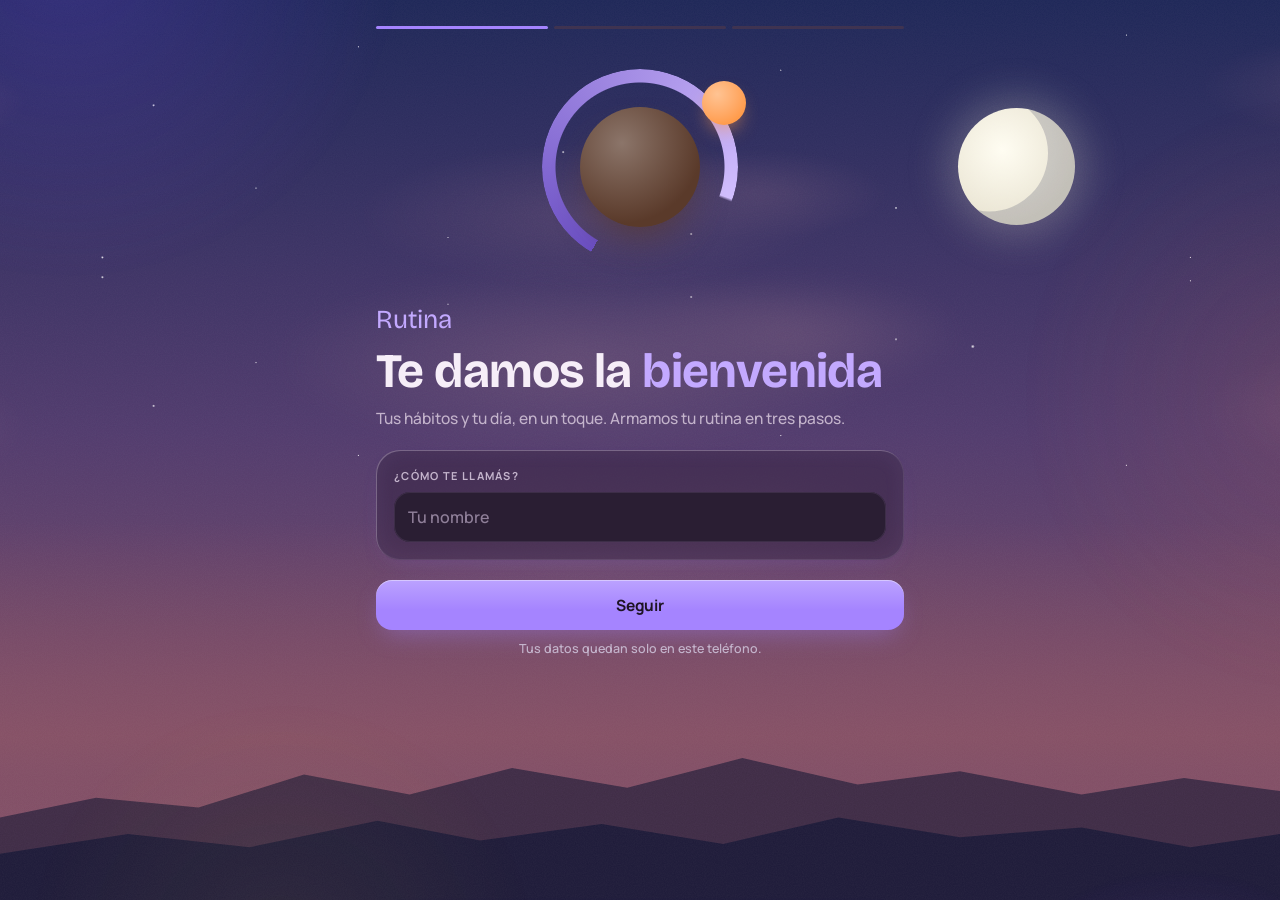
<file: index.html>
<!doctype html>
<html lang="es-AR">
<head>
<meta charset="utf-8">
<meta name="viewport" content="width=device-width,initial-scale=1,viewport-fit=cover">
<title>Rutina</title>
<meta name="description" content="Tus hábitos y tu día, en un toque">
<meta name="theme-color" content="#F1E4CF" media="(prefers-color-scheme: light)">
<meta name="theme-color" content="#1E1424" media="(prefers-color-scheme: dark)">
<meta name="apple-mobile-web-app-capable" content="yes">
<meta name="mobile-web-app-capable" content="yes">
<meta name="apple-mobile-web-app-status-bar-style" content="default">
<meta name="apple-mobile-web-app-title" content="Rutina">
<link rel="manifest" href="manifest.json">
<link rel="icon" href="icons/icono.svg" type="image/svg+xml">
<link rel="apple-touch-icon" href="icons/icono-180.png">
<link rel="preconnect" href="https://fonts.googleapis.com">
<link rel="preconnect" href="https://fonts.gstatic.com" crossorigin>
<link rel="stylesheet" href="https://fonts.googleapis.com/css2?family=Bricolage+Grotesque:opsz,wght@12..96,400..800&family=Manrope:wght@400..800&display=swap">
<link rel="stylesheet" href="css/app.css">
</head>
<body>
<div id="app"></div>
<script type="module" src="js/main.js"></script>
</body>
</html>
</file>
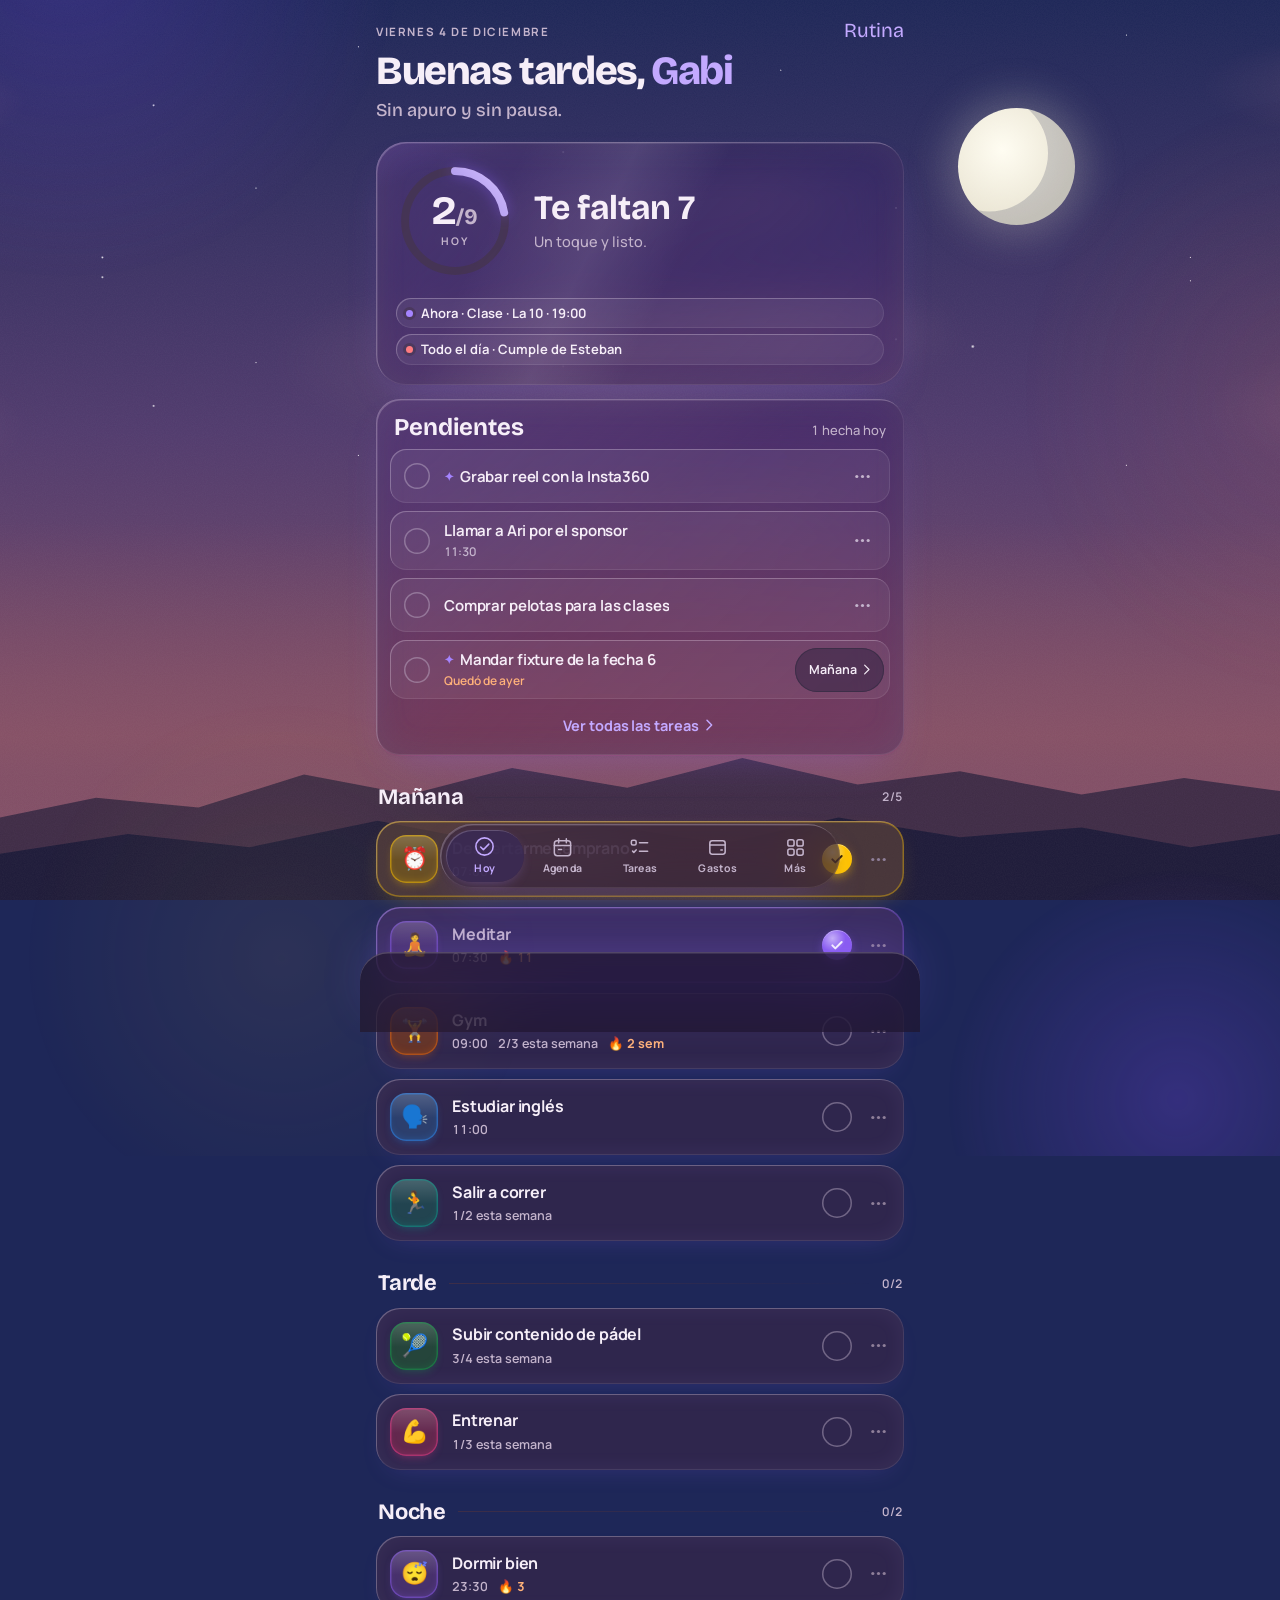
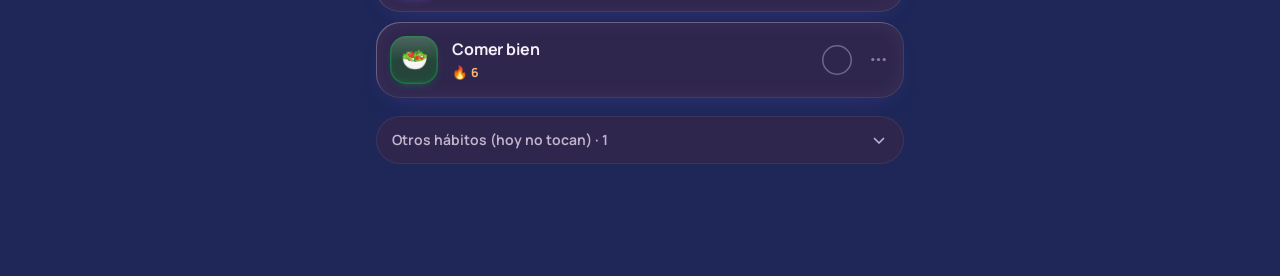
<file: demo/rutina-demo.html>
<!doctype html>
<html lang="es-AR">
<head>
<meta charset="utf-8">
<meta name="viewport" content="width=device-width,initial-scale=1,viewport-fit=cover">
<title>Rutina</title>
<meta name="theme-color" content="#76BAF7">
<link rel="stylesheet" href="https://fonts.googleapis.com/css2?family=Bricolage+Grotesque:opsz,wght@12..96,400..800&family=Manrope:wght@400..800&display=swap">
<style>
/* Rutina — estilos. Marfil cálido, coñac y serif editorial.
   Todo sale de variables: claro por defecto, oscuro con el sistema o elegido a mano,
   y cuatro temas (Coñac por defecto, Salvia, Rosa, Arena) que solo cambian colores. */

/* ---------- Tokens: Coñac claro (por defecto) ---------- */
:root {
  --bg: #F6F0E6;
  --bg-wash: #EFDDC2;
  --surface: #FCF9F3;
  --surface-2: #F2EADD;
  --surface-3: #E7DBC9;
  --text: #2A1D16;
  --muted: #6B5646;
  --faint: #9E8975;
  --line: #E8DCCB;
  --hair: rgba(96, 58, 28, .09);
  --accent: #8A4F26;
  --accent-fill: #9A5B2E;
  --accent-ink: #FFF9F0;
  --accent-soft: #F1E2CD;
  --ring-a: #E6C98E;
  --ring-b: #9A5B2E;
  --butter: #EBD3A4;
  --clay: #B8643F;
  --streak: #9C4E28;
  --dust: #B09A80;
  --dust-amt: 40%;
  --cal: #A4473F;
  --now: #B5603A;
  --danger: #A23B33;
  /* Hábitos: cada color guardado se traduce a un tono tierra/joya apagado */
  --h-verde: #7A7A43; --h-azul: #5D6F7C; --h-violeta: #7E3A47; --h-naranja: #B8643F;
  --h-rosa: #A04E57; --h-dorado: #BE954F; --h-turquesa: #5E7D70; --h-gris: #8C7A69; --h-clase: #A9824F;
  --shadow-sm: 0 1px 1px rgba(80, 48, 20, .04), 0 4px 14px -6px rgba(80, 48, 20, .11);
  --shadow: 0 1px 2px rgba(80, 48, 20, .05), 0 12px 32px -14px rgba(80, 48, 20, .22);
  --shadow-lg: 0 2px 6px rgba(60, 36, 16, .06), 0 24px 60px -20px rgba(60, 36, 16, .34);
  --glass: rgba(252, 248, 241, .74);
  --glass-line: rgba(255, 255, 255, .7);
  --grain-o: .55;
  --grain: url("data:image/svg+xml,%3Csvg xmlns='http://www.w3.org/2000/svg' width='160' height='160'%3E%3Cfilter id='n'%3E%3CfeTurbulence type='fractalNoise' baseFrequency='.9' numOctaves='3' stitchTiles='stitch'/%3E%3CfeColorMatrix values='0 0 0 0 .34 0 0 0 0 .24 0 0 0 0 .14 0 0 0 .22 0'/%3E%3C/filter%3E%3Crect width='100%25' height='100%25' filter='url(%23n)'/%3E%3C/svg%3E");
  --radius: 24px;
  --radius-sm: 14px;
  --gutter: 16px;
  --tabs-h: 64px;
  --serif: "Bricolage Grotesque", "Manrope", system-ui, sans-serif;
  --font: "Manrope", -apple-system, BlinkMacSystemFont, "SF Pro Text", "Segoe UI", Roboto, "Helvetica Neue", Arial, sans-serif;
  --spring: cubic-bezier(.2, 1.12, .32, 1);
  --ease: cubic-bezier(.22, .8, .24, 1);
  color-scheme: light;
}
/* Los otros temas no traducen los colores de hábito: los apagan hacia un tono tierra. */
:root[data-palette] { --h-verde: initial; --h-azul: initial; --h-violeta: initial; --h-naranja: initial; --h-rosa: initial; --h-dorado: initial; --h-turquesa: initial; --h-gris: initial; --h-clase: initial; --dust-amt: 48%; }
/* Salvia (claro) */
:root[data-palette="salvia"] {
  --bg: #F3EEE5; --bg-wash: #E4E8D6; --surface: #FBF8F2; --surface-2: #EFE9DE; --surface-3: #E3DBCC;
  --text: #2B2722; --muted: #6B6358; --faint: #978E80; --line: #E2D9CA; --hair: rgba(80, 64, 40, .09);
  --accent: #546E4D; --accent-fill: #5F7A57; --accent-ink: #FBF8F2; --accent-soft: #E0E6D3;
  --ring-a: #C9D4B2; --ring-b: #5F7A57; --butter: #EED9A0; --clay: #C98463; --streak: #A9603F;
  --dust: #B3A68F; --cal: #BF5F55; --now: #C46B4F; --danger: #B1493E;
  --glass: rgba(251, 248, 242, .72);
}
/* Rosa pastel (claro) */
:root[data-palette="rosa"] {
  --bg: #F6EEEA; --bg-wash: #F3DCD8; --surface: #FFFAF7; --surface-2: #F2E6E1; --surface-3: #E8D8D1;
  --text: #2E2526; --muted: #725F5E; --faint: #A08B88; --line: #EBDCD5; --hair: rgba(90, 50, 50, .09);
  --accent: #9A5560; --accent-fill: #A65F69; --accent-ink: #FFFAF7; --accent-soft: #F3DCDB;
  --ring-a: #F0C9C3; --ring-b: #A65F69; --butter: #EED9A0; --clay: #C98463; --streak: #A65A45;
  --dust: #BFA59F; --cal: #BF5F55; --now: #C46B4F; --danger: #B1493E;
  --glass: rgba(255, 250, 247, .72);
}
/* Arena y azul (claro) */
:root[data-palette="arena"] {
  --bg: #FAF7F1; --bg-wash: #E4ECF3; --surface: #FFFEFB; --surface-2: #F3EFE7; --surface-3: #E8E1D5;
  --text: #22262A; --muted: #5A6067; --faint: #8E9297; --line: #ECE5D9; --hair: rgba(60, 60, 50, .075);
  --accent: #44627F; --accent-fill: #56738F; --accent-ink: #FFFFFF; --accent-soft: #E6EDF3;
  --ring-a: #DCCBA8; --ring-b: #56738F; --butter: #EFE2C4; --clay: #C98B66; --streak: #9C5A36;
  --dust: #ADA796; --cal: #B85A50; --now: #C4704F; --danger: #A8453B;
  --shadow-sm: 0 1px 1px rgba(60, 55, 40, .03), 0 4px 14px -6px rgba(60, 55, 40, .08);
  --shadow: 0 1px 2px rgba(60, 55, 40, .04), 0 12px 32px -14px rgba(60, 55, 40, .14);
  --glass: rgba(255, 254, 251, .78);
  --grain-o: .35;
  --h-verde: #879775; --h-azul: #6A87A3; --h-violeta: #A88F80; --h-naranja: #C48A63; --h-rosa: #BE8584; --h-dorado: #C6A56C; --h-turquesa: #7A9C9B; --h-gris: #99938A; --h-clase: #B2966A; --dust-amt: 40%;
}

/* ---------- Oscuro (sistema) ---------- */
@media (prefers-color-scheme: dark) {
  :root:not([data-theme="light"]) {
    --bg: #1B1411; --bg-wash: #3A2818; --surface: #251C17; --surface-2: #2E231D; --surface-3: #3C2F27;
    --text: #F4E9DA; --muted: #BCA893; --faint: #8E7A68; --line: #3A2C24; --hair: rgba(255, 228, 190, .07);
    --accent: #DDB97F; --accent-fill: #D2AA6C; --accent-ink: #1B1411; --accent-soft: #3A2B1C;
    --ring-a: #7A5630; --ring-b: #EED29A; --butter: #6B5330; --clay: #D58D68; --streak: #E5A57A;
    --dust: #8E7D6C; --dust-amt: 42%; --cal: #E08F84; --now: #E3A06F; --danger: #F0917F;
    --h-verde: #A9A66C; --h-azul: #8EA2B0; --h-violeta: #C07885; --h-naranja: #D58D68;
    --h-rosa: #CF8890; --h-dorado: #D9B576; --h-turquesa: #8DAE9F; --h-gris: #A9978A; --h-clase: #CBA66E;
    --shadow-sm: 0 1px 1px rgba(0, 0, 0, .25), 0 6px 16px -8px rgba(0, 0, 0, .5);
    --shadow: 0 1px 2px rgba(0, 0, 0, .3), 0 14px 34px -14px rgba(0, 0, 0, .6);
    --shadow-lg: 0 2px 6px rgba(0, 0, 0, .3), 0 24px 60px -18px rgba(0, 0, 0, .7);
    --glass: rgba(39, 29, 23, .74); --glass-line: rgba(255, 228, 190, .08);
    --grain-o: .5;
    --grain: url("data:image/svg+xml,%3Csvg xmlns='http://www.w3.org/2000/svg' width='160' height='160'%3E%3Cfilter id='n'%3E%3CfeTurbulence type='fractalNoise' baseFrequency='.9' numOctaves='3' stitchTiles='stitch'/%3E%3CfeColorMatrix values='0 0 0 0 1 0 0 0 0 .92 0 0 0 0 .8 0 0 0 .09 0'/%3E%3C/filter%3E%3Crect width='100%25' height='100%25' filter='url(%23n)'/%3E%3C/svg%3E");
    color-scheme: dark;
  }
  :root[data-palette]:not([data-theme="light"]) { --h-verde: initial; --h-azul: initial; --h-violeta: initial; --h-naranja: initial; --h-rosa: initial; --h-dorado: initial; --h-turquesa: initial; --h-gris: initial; --h-clase: initial; }
  :root[data-palette="salvia"]:not([data-theme="light"]) {
    --bg: #1A1815; --bg-wash: #2A3024; --surface: #24211D; --surface-2: #2D2924; --surface-3: #3A352E;
    --text: #F1EADF; --muted: #B5AB9B; --faint: #8A8172; --line: #38322A; --hair: rgba(255, 240, 220, .07);
    --accent: #B4C79C; --accent-fill: #A9BE90; --accent-ink: #1A1815; --accent-soft: #2E3528;
    --ring-a: #4F6248; --ring-b: #C2D4A8; --butter: #6E5E36; --clay: #D9987A; --streak: #E3A07F;
    --dust: #9A9080; --cal: #E59488; --now: #E59278;
    --glass: rgba(36, 33, 29, .72);
  }
  :root[data-palette="rosa"]:not([data-theme="light"]) {
    --bg: #1C1617; --bg-wash: #3A2629; --surface: #272022; --surface-2: #30282A; --surface-3: #3E3436;
    --text: #F6EAE8; --muted: #BCA7A5; --faint: #8F7C7A; --line: #3A2F31; --hair: rgba(255, 230, 230, .07);
    --accent: #E3A9AE; --accent-fill: #DB9EA4; --accent-ink: #1C1617; --accent-soft: #3B2B2E;
    --ring-a: #6A4549; --ring-b: #EDB9BC; --butter: #6E5E36; --dust: #8F7F7C; --cal: #E59488; --now: #E59278;
    --glass: rgba(39, 32, 34, .72);
  }
  :root[data-palette="arena"]:not([data-theme="light"]) {
    --bg: #19191A; --bg-wash: #222D37; --surface: #222324; --surface-2: #2B2C2D; --surface-3: #38393A;
    --text: #EEEBE5; --muted: #ADAAA3; --faint: #85837E; --line: #343535; --hair: rgba(230, 240, 255, .07);
    --accent: #A9C0D6; --accent-fill: #9DB5CD; --accent-ink: #19191A; --accent-soft: #263240;
    --ring-a: #3E5266; --ring-b: #B5CBDF; --butter: #6E5E36; --dust: #85827B; --cal: #E59488; --now: #E59278;
    --glass: rgba(34, 35, 36, .72);
    --h-verde: #A9B694; --h-azul: #9DB5CC; --h-violeta: #CDB3A2; --h-naranja: #DCA987; --h-rosa: #D6A3A1; --h-dorado: #DCC08C; --h-turquesa: #9DBDBC; --h-gris: #B3ADA3; --h-clase: #CDB386;
  }
}

/* ---------- Oscuro (elegido a mano) ---------- */
:root[data-theme="dark"] {
  --bg: #1B1411; --bg-wash: #3A2818; --surface: #251C17; --surface-2: #2E231D; --surface-3: #3C2F27;
  --text: #F4E9DA; --muted: #BCA893; --faint: #8E7A68; --line: #3A2C24; --hair: rgba(255, 228, 190, .07);
  --accent: #DDB97F; --accent-fill: #D2AA6C; --accent-ink: #1B1411; --accent-soft: #3A2B1C;
  --ring-a: #7A5630; --ring-b: #EED29A; --butter: #6B5330; --clay: #D58D68; --streak: #E5A57A;
  --dust: #8E7D6C; --dust-amt: 42%; --cal: #E08F84; --now: #E3A06F; --danger: #F0917F;
  --h-verde: #A9A66C; --h-azul: #8EA2B0; --h-violeta: #C07885; --h-naranja: #D58D68;
  --h-rosa: #CF8890; --h-dorado: #D9B576; --h-turquesa: #8DAE9F; --h-gris: #A9978A; --h-clase: #CBA66E;
  --shadow-sm: 0 1px 1px rgba(0, 0, 0, .25), 0 6px 16px -8px rgba(0, 0, 0, .5);
  --shadow: 0 1px 2px rgba(0, 0, 0, .3), 0 14px 34px -14px rgba(0, 0, 0, .6);
  --shadow-lg: 0 2px 6px rgba(0, 0, 0, .3), 0 24px 60px -18px rgba(0, 0, 0, .7);
  --glass: rgba(39, 29, 23, .74); --glass-line: rgba(255, 228, 190, .08);
  --grain-o: .5;
  --grain: url("data:image/svg+xml,%3Csvg xmlns='http://www.w3.org/2000/svg' width='160' height='160'%3E%3Cfilter id='n'%3E%3CfeTurbulence type='fractalNoise' baseFrequency='.9' numOctaves='3' stitchTiles='stitch'/%3E%3CfeColorMatrix values='0 0 0 0 1 0 0 0 0 .92 0 0 0 0 .8 0 0 0 .09 0'/%3E%3C/filter%3E%3Crect width='100%25' height='100%25' filter='url(%23n)'/%3E%3C/svg%3E");
  color-scheme: dark;
}
:root[data-theme="dark"][data-palette] { --h-verde: initial; --h-azul: initial; --h-violeta: initial; --h-naranja: initial; --h-rosa: initial; --h-dorado: initial; --h-turquesa: initial; --h-gris: initial; --h-clase: initial; }
:root[data-theme="dark"][data-palette="salvia"] {
  --bg: #1A1815; --bg-wash: #2A3024; --surface: #24211D; --surface-2: #2D2924; --surface-3: #3A352E;
  --text: #F1EADF; --muted: #B5AB9B; --faint: #8A8172; --line: #38322A; --hair: rgba(255, 240, 220, .07);
  --accent: #B4C79C; --accent-fill: #A9BE90; --accent-ink: #1A1815; --accent-soft: #2E3528;
  --ring-a: #4F6248; --ring-b: #C2D4A8; --butter: #6E5E36; --clay: #D9987A; --streak: #E3A07F;
  --dust: #9A9080; --cal: #E59488; --now: #E59278;
  --glass: rgba(36, 33, 29, .72);
}
:root[data-theme="dark"][data-palette="rosa"] {
  --bg: #1C1617; --bg-wash: #3A2629; --surface: #272022; --surface-2: #30282A; --surface-3: #3E3436;
  --text: #F6EAE8; --muted: #BCA7A5; --faint: #8F7C7A; --line: #3A2F31; --hair: rgba(255, 230, 230, .07);
  --accent: #E3A9AE; --accent-fill: #DB9EA4; --accent-ink: #1C1617; --accent-soft: #3B2B2E;
  --ring-a: #6A4549; --ring-b: #EDB9BC; --butter: #6E5E36; --dust: #8F7F7C; --cal: #E59488; --now: #E59278;
  --glass: rgba(39, 32, 34, .72);
}
:root[data-theme="dark"][data-palette="arena"] {
  --bg: #19191A; --bg-wash: #222D37; --surface: #222324; --surface-2: #2B2C2D; --surface-3: #38393A;
  --text: #EEEBE5; --muted: #ADAAA3; --faint: #85837E; --line: #343535; --hair: rgba(230, 240, 255, .07);
  --accent: #A9C0D6; --accent-fill: #9DB5CD; --accent-ink: #19191A; --accent-soft: #263240;
  --ring-a: #3E5266; --ring-b: #B5CBDF; --butter: #6E5E36; --dust: #85827B; --cal: #E59488; --now: #E59278;
  --glass: rgba(34, 35, 36, .72);
  --h-verde: #A9B694; --h-azul: #9DB5CC; --h-violeta: #CDB3A2; --h-naranja: #DCA987; --h-rosa: #D6A3A1; --h-dorado: #DCC08C; --h-turquesa: #9DBDBC; --h-gris: #B3ADA3; --h-clase: #CDB386;
}

/* Color de cada hábito: los datos guardan el color vivo; acá se traduce al tono del tema. */
* { --cc: color-mix(in oklab, var(--c, var(--accent-fill)) calc(100% - var(--dust-amt)), var(--dust)); }
[style*="#2F9E62" i], [style*="#2F9E62" i] * { --cc: var(--h-verde, color-mix(in oklab, var(--c, var(--accent-fill)) calc(100% - var(--dust-amt)), var(--dust))); }
[style*="#2B7FD9" i], [style*="#2B7FD9" i] * { --cc: var(--h-azul, color-mix(in oklab, var(--c, var(--accent-fill)) calc(100% - var(--dust-amt)), var(--dust))); }
[style*="#8B5CF6" i], [style*="#8B5CF6" i] * { --cc: var(--h-violeta, color-mix(in oklab, var(--c, var(--accent-fill)) calc(100% - var(--dust-amt)), var(--dust))); }
[style*="#E07B39" i], [style*="#E07B39" i] * { --cc: var(--h-naranja, color-mix(in oklab, var(--c, var(--accent-fill)) calc(100% - var(--dust-amt)), var(--dust))); }
[style*="#D94F70" i], [style*="#D94F70" i] * { --cc: var(--h-rosa, color-mix(in oklab, var(--c, var(--accent-fill)) calc(100% - var(--dust-amt)), var(--dust))); }
[style*="#C9A227" i], [style*="#C9A227" i] * { --cc: var(--h-dorado, color-mix(in oklab, var(--c, var(--accent-fill)) calc(100% - var(--dust-amt)), var(--dust))); }
[style*="#14A3A3" i], [style*="#14A3A3" i] * { --cc: var(--h-turquesa, color-mix(in oklab, var(--c, var(--accent-fill)) calc(100% - var(--dust-amt)), var(--dust))); }
[style*="#6B7280" i], [style*="#6B7280" i] * { --cc: var(--h-gris, color-mix(in oklab, var(--c, var(--accent-fill)) calc(100% - var(--dust-amt)), var(--dust))); }
[style*="#8FB21C" i], [style*="#8FB21C" i] * { --cc: var(--h-clase, color-mix(in oklab, var(--c, var(--accent-fill)) calc(100% - var(--dust-amt)), var(--dust))); }

/* ---------- Base ---------- */
* { box-sizing: border-box; }
[hidden] { display: none !important; }
html { -webkit-text-size-adjust: 100%; background: var(--bg); }
html, body { margin: 0; color: var(--text); }
body {
  background:
    radial-gradient(130% 55% at 85% -12%, color-mix(in srgb, var(--bg-wash) 85%, transparent), transparent 62%),
    radial-gradient(90% 40% at -10% 4%, color-mix(in srgb, var(--butter) 22%, transparent), transparent 60%),
    var(--bg);
  background-attachment: fixed;
  font-family: var(--font); font-size: 16px; line-height: 1.45; font-weight: 500;
  -webkit-font-smoothing: antialiased; -moz-osx-font-smoothing: grayscale;
  overflow-x: hidden; min-height: 100dvh;
  -webkit-tap-highlight-color: transparent;
  padding-bottom: calc(var(--tabs-h) + env(safe-area-inset-bottom) + 48px);
}
body::before {
  content: ""; position: fixed; inset: 0; z-index: -1; pointer-events: none;
  background-image: var(--grain); background-size: 160px 160px; opacity: var(--grain-o);
}
button, input, select, textarea { font: inherit; color: inherit; }
button { cursor: pointer; -webkit-user-select: none; user-select: none; }
.num { font-variant-numeric: tabular-nums; }
.sr { position: absolute; width: 1px; height: 1px; overflow: hidden; clip: rect(0 0 0 0); white-space: nowrap; }
:focus-visible { outline: 2px solid var(--accent); outline-offset: 2px; }
::selection { background: var(--accent-soft); }
b, strong { font-weight: 700; }

/* ---------- Estructura ---------- */
.wrap { max-width: 560px; margin: 0 auto; padding: calc(env(safe-area-inset-top) + 22px) var(--gutter) 0; }
.head { position: relative; margin: 2px 0 20px; }
.head .eyebrow { padding-right: 84px; }
.head h1 {
  font-family: var(--serif); font-weight: 800; font-size: 40px; line-height: 1;
  letter-spacing: -.035em; margin: 10px 0 0; text-wrap: balance;
}
.head h1 em { font-style: normal; color: var(--accent); }
.intencion { font-family: var(--serif); font-size: 18px; line-height: 1.3; color: var(--muted); margin: 8px 0 0; }
.eyebrow { font-size: 11.5px; color: var(--muted); font-weight: 700; letter-spacing: .14em; text-transform: uppercase; }
.brand { font-family: var(--serif); font-size: 20px; line-height: 1; font-weight: 400; color: var(--accent); letter-spacing: 0; }
.head .brand { position: absolute; right: 0; top: -4px; }
.card {
  background: var(--surface); border-radius: var(--radius); box-shadow: var(--shadow-sm), inset 0 0 0 1px var(--hair);
  padding: 18px; margin-bottom: 14px;
}
.section-t {
  display: flex; align-items: center; gap: 12px; margin: 30px 2px 12px;
  font-family: var(--serif); font-weight: 700; font-size: 22px; line-height: 1.1; color: var(--text); letter-spacing: -.01em;
}
.section-t::after { content: ""; order: 1; flex: 1; min-width: 16px; height: 1px; background: linear-gradient(90deg, var(--line), transparent); }
.section-t small {
  order: 2; font-family: var(--font); font-style: normal; font-size: 12px; font-weight: 600; color: var(--muted);
  letter-spacing: .02em; text-align: right; max-width: 62%; line-height: 1.3;
}
.muted { color: var(--muted); }
.tiny { font-size: 13px; }
.row { display: flex; align-items: center; gap: 12px; }
.grow { flex: 1; min-width: 0; }

/* ---------- Pestañas: cápsula flotante ---------- */
.tabs {
  position: fixed; z-index: 20; left: var(--gutter); right: var(--gutter); max-width: 400px; margin: 0 auto;
  bottom: max(12px, calc(env(safe-area-inset-bottom) - 8px));
  display: grid; grid-template-columns: repeat(5, minmax(0, 1fr)); height: var(--tabs-h); padding: 6px;
  background: var(--glass); border-radius: 999px;
  -webkit-backdrop-filter: blur(22px) saturate(1.5); backdrop-filter: blur(22px) saturate(1.5);
  box-shadow: var(--shadow-lg), inset 0 0 0 1px var(--glass-line), 0 0 0 1px var(--hair);
}
.tab {
  position: relative; border: 0; background: none; border-radius: 999px; min-height: 44px;
  display: flex; flex-direction: column; align-items: center; justify-content: center; gap: 2px;
  font-size: 10.5px; font-weight: 700; letter-spacing: .02em; color: var(--muted);
  transition: color .25s var(--ease), background-color .3s var(--ease);
}
.tab svg { width: 23px; height: 23px; stroke-width: 1.6; transition: transform .35s var(--spring); }
.tab[aria-current="page"] { color: var(--accent); background: var(--accent-soft); }
.tab[aria-current="page"] svg { transform: translateY(-1px); }
.tab:active svg { transform: scale(.9); }

/* ---------- Botones ---------- */
.btn {
  border: 0; border-radius: 16px; min-height: 50px; padding: 0 20px; font-weight: 700; font-size: 15.5px; letter-spacing: -.005em;
  background: var(--surface); color: var(--text); box-shadow: inset 0 0 0 1px var(--line);
  display: inline-flex; align-items: center; justify-content: center; gap: 8px;
  transition: transform .2s var(--spring), background-color .2s, box-shadow .2s;
}
.btn svg { width: 20px; height: 20px; }
.btn.primary {
  background: linear-gradient(180deg, color-mix(in srgb, var(--accent-fill) 88%, #fff), var(--accent-fill));
  color: var(--accent-ink); box-shadow: 0 1px 0 rgba(255, 255, 255, .25) inset, 0 8px 20px -10px color-mix(in srgb, var(--accent-fill) 80%, transparent);
}
.btn.ghost { background: transparent; color: var(--accent); box-shadow: none; }
.btn.danger { background: transparent; color: var(--danger); box-shadow: none; }
.btn.block { width: 100%; }
.btn.sm { min-height: 44px; padding: 0 16px; font-size: 14.5px; border-radius: 999px; }
.btn:active { transform: scale(.97); }
.icon-btn {
  width: 44px; height: 44px; border-radius: 999px; border: 0; background: transparent; display: inline-grid; place-items: center;
  color: var(--muted); flex: none; transition: background-color .2s, transform .2s var(--spring);
}
.icon-btn svg { width: 21px; height: 21px; stroke-width: 1.7; }
.icon-btn:active { background: var(--surface-2); transform: scale(.94); }
.fab {
  position: fixed; z-index: 15; right: max(var(--gutter), calc(50% - 280px + var(--gutter)));
  bottom: calc(max(12px, calc(env(safe-area-inset-bottom) - 8px)) + var(--tabs-h) + 14px);
  border-radius: 999px; padding: 0 22px 0 18px; min-height: 52px; box-shadow: var(--shadow-lg);
}
.fab.btn.primary { box-shadow: 0 1px 0 rgba(255, 255, 255, .25) inset, var(--shadow-lg); }
.fab svg { width: 20px; height: 20px; }

/* ---------- Hoy: anillo ---------- */
.hero {
  display: grid; grid-template-columns: 118px minmax(0, 1fr); column-gap: 20px; align-items: center; padding: 20px; border-radius: 30px; position: relative; overflow: hidden;
  background:
    radial-gradient(120% 120% at 0% 0%, color-mix(in srgb, var(--accent-soft) 85%, transparent), transparent 55%),
    radial-gradient(80% 90% at 110% 110%, color-mix(in srgb, var(--butter) 30%, transparent), transparent 60%),
    var(--surface);
  box-shadow: var(--shadow), inset 0 0 0 1px color-mix(in srgb, var(--ring-a) 45%, transparent);
}
.hero > .grow { display: contents; }
.hero .ring { grid-row: 1 / span 2; }
.ring { position: relative; width: 118px; height: 118px; flex: none; }
.ring svg { width: 100%; height: 100%; transform: rotate(-90deg); overflow: visible; }
.ring .bgc { stroke: color-mix(in srgb, var(--surface-3) 80%, transparent); }
.ring .rg-a { stop-color: var(--ring-a); }
.ring .rg-b { stop-color: var(--ring-b); }
.ring .fgc { transition: stroke-dashoffset 1s var(--ease); filter: drop-shadow(0 2px 4px color-mix(in srgb, var(--ring-b) 30%, transparent)); }
.ring .lbl { position: absolute; inset: 0; display: grid; place-items: center; text-align: center; }
.ring .lbl b { font-family: var(--serif); font-weight: 700; font-size: 40px; line-height: .9; letter-spacing: -.03em; display: block; }
.ring .lbl b small { font-size: 22px; color: var(--muted); letter-spacing: 0; margin-left: 1px; }
.ring .lbl span { font-size: 10.5px; font-weight: 700; letter-spacing: .16em; text-transform: uppercase; color: var(--muted); display: block; margin-top: 5px; }
.hero h2 { align-self: end; font-family: var(--serif); font-weight: 700; font-size: 34px; line-height: 1; margin: 0 0 6px; letter-spacing: -.005em; }
.hero p { align-self: start; margin: 0; color: var(--muted); font-size: 14.5px; }
.hero .next { grid-column: 1 / -1; }
.hero .next:first-of-type { margin-top: 18px; }
.next {
  margin-top: 12px; display: flex; gap: 8px; align-items: center; font-size: 13px; font-weight: 650; line-height: 1.25;
  background: color-mix(in srgb, var(--surface) 70%, transparent); border-radius: 999px; padding: 7px 12px 7px 10px;
  box-shadow: inset 0 0 0 1px var(--hair);
}
.next i { width: 7px; height: 7px; border-radius: 50%; flex: none; filter: sepia(.45) saturate(.7); box-shadow: 0 0 0 3px color-mix(in srgb, var(--surface-3) 60%, transparent); }
.next span { overflow: hidden; text-overflow: ellipsis; white-space: nowrap; }

/* ---------- Hábitos ---------- */
.list { display: grid; gap: 10px; }
.habit {
  display: flex; align-items: stretch; background: var(--surface); border-radius: 24px; overflow: hidden;
  box-shadow: var(--shadow-sm), inset 0 0 0 1px var(--hair);
  transition: background-color .45s var(--ease), box-shadow .45s var(--ease);
}
.habit .tap { flex: 1; min-width: 0; display: flex; align-items: center; gap: 14px; border: 0; background: none; text-align: left; padding: 14px 4px 14px 14px; min-height: 76px; }
.habit .ico {
  width: 48px; height: 48px; border-radius: 16px; display: grid; place-items: center; font-size: 22px; flex: none;
  background: linear-gradient(160deg, color-mix(in oklab, var(--cc) 20%, var(--surface)), color-mix(in oklab, var(--cc) 30%, var(--surface)));
  box-shadow: inset 0 0 0 1px color-mix(in oklab, var(--cc) 18%, transparent), inset 0 1px 0 rgba(255, 255, 255, .35);
}
.habit .txt { flex: 1; min-width: 0; }
.habit .name { display: block; font-weight: 700; font-size: 16px; letter-spacing: -.01em; white-space: nowrap; overflow: hidden; text-overflow: ellipsis; transition: color .3s; }
.habit .meta { font-size: 12.5px; color: var(--muted); display: flex; gap: 4px 10px; flex-wrap: wrap; margin-top: 3px; font-weight: 600; }
.habit .meta .st { color: var(--streak); font-weight: 700; }
.check {
  position: relative; width: 30px; height: 30px; border-radius: 50%; flex: none; display: grid; place-items: center;
  box-shadow: inset 0 0 0 1.5px color-mix(in srgb, var(--muted) 45%, transparent);
  transition: background-color .3s var(--ease), box-shadow .3s var(--ease), transform .3s var(--spring);
}
.check svg { width: 16px; height: 16px; stroke: var(--accent-ink); stroke-width: 2.6; fill: none; stroke-linecap: round; stroke-linejoin: round; stroke-dasharray: 24; stroke-dashoffset: 24; }
.check::after { content: ""; position: absolute; inset: 0; border-radius: 50%; box-shadow: 0 0 0 2px var(--accent-fill); opacity: 0; pointer-events: none; }
.habit.done { background: color-mix(in oklab, var(--cc) 10%, var(--surface)); box-shadow: inset 0 0 0 1px color-mix(in oklab, var(--cc) 16%, transparent); }
.habit.done .check { background: linear-gradient(140deg, color-mix(in oklab, var(--accent-fill) 55%, var(--ring-a)), var(--accent-fill) 70%); box-shadow: 0 4px 12px -3px color-mix(in oklab, var(--accent-fill) 70%, transparent), inset 0 1px 0 rgba(255, 255, 255, .3); }
.habit.done .check svg { stroke: var(--accent-ink); stroke-dashoffset: 0; }
.habit.done .name { color: var(--muted); }
.habit.pop .check { animation: pop .55s var(--spring); }
.habit.pop .check svg { transition: stroke-dashoffset .4s .12s ease-out; }
.habit.pop .check::after { animation: ripple .8s .05s ease-out; }
.habit.pop .ico { animation: nudge .6s var(--ease); }
@keyframes pop { 0% { transform: scale(.82); } 55% { transform: scale(1.1); } 100% { transform: scale(1); } }
@keyframes ripple { 0% { opacity: .55; transform: scale(1); } 100% { opacity: 0; transform: scale(1.9); } }
@keyframes nudge { 0% { transform: scale(1); } 40% { transform: scale(1.08) rotate(-5deg); } 100% { transform: scale(1); } }
.habit.skip { opacity: .6; box-shadow: inset 0 0 0 1px var(--hair); background: transparent; }
.habit.skip .check { box-shadow: none; border: 1.5px dashed var(--faint); }
.habit .more { align-self: center; margin-right: 4px; color: var(--faint); }
.habit .tap:active .ico { transform: scale(.94); transition: transform .15s; }
details.other { margin-top: 18px; }
details.other summary {
  list-style: none; cursor: pointer; min-height: 48px; display: flex; align-items: center; justify-content: space-between;
  color: var(--muted); font-weight: 650; font-size: 14px; padding: 0 16px; border-radius: 999px;
  background: color-mix(in srgb, var(--surface) 55%, transparent); box-shadow: inset 0 0 0 1px var(--hair);
}
details.other summary::-webkit-details-marker { display: none; }
details.other[open] summary { margin-bottom: 10px; }
details.other[open] summary svg { transform: rotate(180deg); }
details.other summary svg { width: 18px; height: 18px; transition: transform .3s var(--ease); }
.empty { text-align: center; padding: 30px 18px; color: var(--muted); }
.empty b { display: block; color: var(--text); font-family: var(--serif); font-weight: 700; font-size: 26px; margin-bottom: 6px; }

/* Resumen semanal */
.summary {
  background:
    radial-gradient(100% 120% at 100% 0%, color-mix(in srgb, var(--butter) 34%, transparent), transparent 60%),
    radial-gradient(90% 100% at 0% 100%, color-mix(in srgb, var(--accent-soft) 90%, transparent), transparent 65%),
    var(--surface);
  border-radius: 28px; padding: 20px;
}
.summary .big { font-family: var(--serif); font-size: 60px; font-weight: 400; letter-spacing: -.02em; line-height: .9; }
.summary h3 { margin: 0 0 12px; font-size: 11.5px; font-weight: 700; letter-spacing: .14em; text-transform: uppercase; color: var(--muted); }
.summary ul { margin: 16px 0 0; padding: 14px 0 0; list-style: none; display: grid; gap: 8px; font-size: 14px; border-top: 1px solid var(--hair); }
.summary li b { font-weight: 700; }
.bar { height: 6px; background: color-mix(in srgb, var(--surface-3) 80%, transparent); border-radius: 99px; overflow: hidden; }
.bar i { display: block; height: 100%; background: linear-gradient(90deg, var(--ring-a), var(--ring-b)); border-radius: 99px; }

/* ---------- Agenda ---------- */
.daynav {
  display: flex; align-items: center; justify-content: space-between; gap: 4px; padding: 5px; margin-bottom: 14px;
  background: var(--surface); border-radius: 999px; box-shadow: var(--shadow-sm), inset 0 0 0 1px var(--hair);
}
.daynav .lbl { font-family: var(--serif); font-weight: 700; font-size: 20px; line-height: 1.1; text-align: center; flex: 1; min-width: 0; border: 0; background: none; min-height: 44px; }
.daynav .lbl small { display: block; font-family: var(--font); font-weight: 700; color: var(--muted); font-size: 10.5px; letter-spacing: .14em; text-transform: uppercase; margin-top: 3px; }
.daynav .icon-btn { background: var(--surface-2); }
.notice {
  display: flex; gap: 12px; align-items: center; border-radius: 20px; padding: 12px 12px 12px 16px; margin-bottom: 14px; font-size: 14px;
  background: color-mix(in srgb, var(--butter) 34%, var(--surface)); box-shadow: inset 0 0 0 1px var(--hair);
}
.notice p { margin: 0; flex: 1; }
.chips { display: flex; gap: 8px; flex-wrap: wrap; margin-bottom: 14px; }
.chip {
  border: 0; background: var(--surface); box-shadow: inset 0 0 0 1px var(--line); border-radius: 999px; min-height: 40px;
  padding: 0 14px; font-size: 13px; font-weight: 650; display: inline-flex; align-items: center; gap: 7px; color: var(--text);
}
button.chip { min-height: 44px; }
.chip i { width: 7px; height: 7px; border-radius: 50%; filter: sepia(.45) saturate(.7); }
.chip.on { background: var(--accent-fill); color: var(--accent-ink); box-shadow: none; }
.timeline {
  position: relative; background: var(--surface); border-radius: 28px; padding: 16px 10px 16px 0;
  box-shadow: var(--shadow-sm), inset 0 0 0 1px var(--hair);
}
.tl-inner { position: relative; margin-left: 56px; }
.tl-hour { position: absolute; left: -56px; right: 0; height: 0; }
.tl-hour::after { content: ""; position: absolute; left: 56px; right: 0; top: 0; border-top: 1px solid color-mix(in srgb, var(--line) 75%, transparent); }
.tl-hour span { position: absolute; left: 14px; top: -8px; font-size: 11px; font-weight: 650; color: var(--muted); letter-spacing: .02em; font-variant-numeric: tabular-nums; }
.tl-slot { position: absolute; left: 0; right: 0; border: 0; background: none; padding: 0; border-radius: 14px; }
.tl-slot:active { background: color-mix(in srgb, var(--accent-soft) 60%, transparent); }
.ev {
  position: absolute; border: 0; text-align: left; border-radius: 16px; padding: 7px 10px 7px 16px; font-size: 13px; line-height: 1.25;
  overflow: hidden; color: var(--text); min-height: 22px;
  background: color-mix(in oklab, var(--cc) 20%, var(--surface));
  box-shadow: inset 0 0 0 1px color-mix(in oklab, var(--cc) 14%, transparent);
  transition: transform .2s var(--spring);
}
.ev:active { transform: scale(.98); }
.ev::before { content: ""; position: absolute; left: 6px; top: 7px; bottom: 7px; width: 3px; border-radius: 3px; background: var(--cc); }
.ev b { display: block; font-weight: 700; font-size: 13.5px; letter-spacing: -.005em; white-space: nowrap; overflow: hidden; text-overflow: ellipsis; }
.ev span { color: var(--muted); font-size: 11.5px; font-weight: 600; white-space: nowrap; }
.ev.short { display: flex; gap: 8px; align-items: center; padding-top: 2px; padding-bottom: 2px; border-radius: 999px; padding-left: 20px; }
.ev.short::before { top: 50%; bottom: auto; left: 9px; width: 6px; height: 6px; margin-top: -3px; border-radius: 50%; }
.ev.short b { display: inline; flex: 0 1 auto; min-width: 0; }
.ev.clase { background: color-mix(in oklab, var(--cc) 17%, var(--surface)); }
.ev.habito { background: color-mix(in oklab, var(--cc) 5%, var(--surface)); box-shadow: none; outline: 1.25px dashed color-mix(in oklab, var(--cc) 55%, transparent); outline-offset: -1.25px; }
.ev.habito.hecho { background: color-mix(in oklab, var(--cc) 14%, var(--surface)); outline-style: solid; outline-color: transparent; }
.ev.habito.hecho b { text-decoration: line-through; text-decoration-thickness: 1px; color: var(--muted); }
.ev.off { opacity: .45; }
.now { position: absolute; left: -4px; right: 0; height: 1.5px; background: var(--now); z-index: 3; pointer-events: none; border-radius: 2px; box-shadow: 0 0 10px color-mix(in srgb, var(--now) 50%, transparent); }
.now::before { content: ""; position: absolute; left: -3px; top: -3.75px; width: 9px; height: 9px; border-radius: 50%; background: var(--now); box-shadow: 0 0 0 3px color-mix(in srgb, var(--now) 22%, transparent); }

/* ---------- Semana ---------- */
.weeknav { margin-bottom: 14px; }
.grid { display: grid; grid-template-columns: minmax(0, 1fr) repeat(7, 26px); gap: 10px 2px; align-items: center; justify-items: center; }
.grid .hn { justify-self: stretch; }
.grid .hd { font-size: 10.5px; font-weight: 700; color: var(--muted); text-align: center; letter-spacing: .06em; line-height: 1.35; padding: 5px 0; width: 25px; border-radius: 999px; }
.grid .hd.hoy { color: var(--accent-ink); background: var(--accent-fill); }
.grid .hn { font-size: 13px; font-weight: 650; display: flex; align-items: center; gap: 6px; min-width: 0; }
.grid .hn span { overflow: hidden; text-overflow: ellipsis; white-space: nowrap; }
.cell { width: 22px; height: 22px; border-radius: 50%; display: grid; place-items: center; font-size: 11px; font-weight: 700; }
.cell.done { background: var(--cc); box-shadow: inset 0 1px 0 rgba(255, 255, 255, .25), 0 2px 6px -2px color-mix(in oklab, var(--cc) 60%, transparent); }
.cell.joker { background: color-mix(in srgb, var(--butter) 75%, var(--surface)); color: color-mix(in srgb, var(--text) 75%, var(--butter)); }
.cell.joker::after { content: "★"; font-size: 11px; }
.cell.skip { background: transparent; box-shadow: inset 0 0 0 1.5px var(--surface-3); }
.cell.skip::after { content: ""; width: 9px; height: 1.5px; border-radius: 2px; background: var(--faint); }
.cell.miss, .cell.open { background: var(--surface-2); box-shadow: inset 0 0 0 1px var(--hair); }
.cell.pending { box-shadow: inset 0 0 0 1.5px color-mix(in srgb, var(--accent) 60%, transparent); background: transparent; }
.cell.future { background: color-mix(in srgb, var(--surface-2) 70%, transparent); }
.cell.off::after { content: ""; width: 4px; height: 4px; border-radius: 50%; background: var(--surface-3); }
.legend { display: flex; flex-wrap: wrap; gap: 8px 16px; margin-top: 18px; padding-top: 14px; border-top: 1px solid var(--hair); font-size: 12px; font-weight: 600; color: var(--muted); }
.legend span { display: inline-flex; gap: 7px; align-items: center; }
.legend .cell { width: 14px; height: 14px; font-size: 8px; }
.legend .cell.joker::after { font-size: 8px; }
.legend .cell.skip::after { width: 6px; }
.streaks { display: grid; gap: 10px; }
.streak {
  display: flex; align-items: center; gap: 14px; background: var(--surface); border-radius: 22px; padding: 12px 18px 12px 12px; border: 0; width: 100%;
  text-align: left; min-height: 72px; box-shadow: var(--shadow-sm), inset 0 0 0 1px var(--hair); transition: transform .2s var(--spring);
}
.streak:active { transform: scale(.985); }
.streak .ico {
  width: 46px; height: 46px; border-radius: 15px; display: grid; place-items: center; font-size: 21px; flex: none;
  background: linear-gradient(160deg, color-mix(in oklab, var(--cc) 20%, var(--surface)), color-mix(in oklab, var(--cc) 30%, var(--surface)));
  box-shadow: inset 0 0 0 1px color-mix(in oklab, var(--cc) 18%, transparent);
}
.streak .grow b { font-size: 15.5px; font-weight: 700; letter-spacing: -.01em; }
.streak .val { text-align: right; flex: none; }
.streak .val b { font-family: var(--serif); font-weight: 700; font-size: 36px; display: flex; align-items: center; justify-content: flex-end; gap: 4px; line-height: .95; }
.streak .val .fuego { font-family: var(--font); font-style: normal; font-size: 15px; line-height: 1; transform: translateY(-1px); }
.streak .val span { font-size: 10.5px; font-weight: 700; letter-spacing: .12em; text-transform: uppercase; color: var(--muted); }
.month { display: grid; grid-template-columns: repeat(7, minmax(0, 1fr)); gap: 6px; }
.month .cell { width: 100%; aspect-ratio: 1; height: auto; border-radius: 50%; font-size: 13px; font-weight: 650; color: var(--muted); }
.month .cell.empty { background: none; box-shadow: none; padding: 0; }
.month .cell.future { background: transparent; box-shadow: inset 0 0 0 1px var(--line); }
.month .cell::after { content: none !important; }
.month .cell.done { color: #FFFDF8; }
.month .cell.joker { color: var(--text); }
.month .cell.skip { color: var(--faint); }
.month .cell.off { background: none; box-shadow: none; opacity: .45; }
.month .cell.pending { color: var(--accent); }

/* ---------- Ajustes y formularios ---------- */
.set-list { background: var(--surface); border-radius: 22px; box-shadow: var(--shadow-sm), inset 0 0 0 1px var(--hair); overflow: hidden; }
.set-row { display: flex; align-items: center; gap: 12px; padding: 10px 14px 10px 16px; min-height: 60px; position: relative; }
.set-row + .set-row::before, .set-list > * + *::before { content: ""; position: absolute; top: 0; left: 16px; right: 0; border-top: 1px solid var(--hair); }
.set-row .lbl { flex: 1; min-width: 0; }
.set-row .lbl b { display: block; font-weight: 700; font-size: 15px; letter-spacing: -.01em; overflow: hidden; text-overflow: ellipsis; white-space: nowrap; }
.set-row .lbl span { display: block; font-size: 12.5px; color: var(--muted); font-weight: 550; margin-top: 1px; }
.set-row .ico {
  width: 38px; height: 38px; border-radius: 13px; display: grid; place-items: center; font-size: 18px; flex: none;
  background: color-mix(in oklab, var(--cc) 24%, var(--surface)); box-shadow: inset 0 0 0 1px color-mix(in oklab, var(--cc) 16%, transparent);
}
.set-row > .input { flex: none; }
.field { display: grid; gap: 8px; margin-bottom: 18px; }
.field > label, .field > .lb { font-size: 11px; font-weight: 700; color: var(--muted); letter-spacing: .12em; text-transform: uppercase; }
.input {
  width: 100%; min-height: 50px; border-radius: 16px; border: 0; background: var(--surface); padding: 0 14px; font-size: 16px; font-weight: 550;
  box-shadow: inset 0 0 0 1px var(--line); transition: box-shadow .2s;
}
.input::placeholder { color: var(--faint); }
.input:focus { outline: none; box-shadow: inset 0 0 0 1.5px var(--accent), 0 0 0 4px color-mix(in srgb, var(--accent-soft) 80%, transparent); }
.input:disabled { opacity: .55; }
input[type="time"].input, input[type="date"].input { appearance: none; -webkit-appearance: none; }
select.input { appearance: none; -webkit-appearance: none; background-image: linear-gradient(45deg, transparent 50%, var(--muted) 50%), linear-gradient(135deg, var(--muted) 50%, transparent 50%); background-position: calc(100% - 20px) 50%, calc(100% - 15px) 50%; background-size: 5px 5px; background-repeat: no-repeat; }
.seg { display: flex; background: var(--surface-2); border-radius: 999px; padding: 4px; gap: 2px; box-shadow: inset 0 0 0 1px var(--hair); }
.seg button { flex: 1; border: 0; background: none; border-radius: 999px; min-height: 44px; font-size: 13.5px; font-weight: 700; color: var(--muted); padding: 0 8px; transition: background-color .25s var(--ease), color .2s, box-shadow .25s; }
.seg button[aria-pressed="true"] { background: var(--surface); color: var(--text); box-shadow: 0 1px 2px rgba(60, 40, 20, .08), 0 4px 10px -4px rgba(60, 40, 20, .18); }
.days { display: grid; grid-template-columns: repeat(7, 1fr); gap: 6px; }
.days button { min-height: 44px; border-radius: 999px; border: 0; background: var(--surface); box-shadow: inset 0 0 0 1px var(--line); font-weight: 700; font-size: 13px; padding: 0; transition: background-color .2s, transform .2s var(--spring); }
.days button[aria-pressed="true"] { background: var(--accent-fill); color: var(--accent-ink); box-shadow: none; }
.days button:active { transform: scale(.92); }
.swatches { display: flex; gap: 8px; flex-wrap: wrap; }
.swatches button { width: 34px; height: 34px; border-radius: 50%; border: 3px solid var(--bg); background: var(--cc); padding: 0; position: relative; box-shadow: inset 0 1px 0 rgba(255, 255, 255, .25); }
.swatches button::before { content: ""; position: absolute; inset: -7px; }
.swatches button[aria-pressed="true"] { box-shadow: 0 0 0 2px var(--cc); }
.emojis { display: grid; grid-template-columns: repeat(8, 1fr); gap: 2px; }
.emojis button { min-height: 44px; border-radius: 14px; border: 0; background: none; font-size: 21px; padding: 0; transition: transform .2s var(--spring); }
.emojis button[aria-pressed="true"] { background: var(--accent-soft); box-shadow: inset 0 0 0 1.5px var(--accent); }
.emojis button:active { transform: scale(.9); }
.stepper { display: flex; align-items: center; gap: 14px; }
.stepper b { min-width: 34px; text-align: center; font-family: var(--serif); font-weight: 700; font-size: 34px; line-height: 1; }
.stepper button { width: 46px; height: 46px; border-radius: 50%; border: 0; background: var(--surface); box-shadow: inset 0 0 0 1px var(--line); font-size: 22px; font-weight: 500; }
.switch { position: relative; width: 52px; height: 32px; flex: none; }
.switch input { position: absolute; inset: -6px; opacity: 0; margin: 0; cursor: pointer; z-index: 1; }
.switch i { position: absolute; inset: 0; background: var(--surface-3); border-radius: 99px; transition: background-color .3s var(--ease); }
.switch i::after { content: ""; position: absolute; top: 3px; left: 3px; width: 26px; height: 26px; border-radius: 50%; background: #FFFDF9; box-shadow: 0 1px 2px rgba(40, 30, 20, .2), 0 3px 8px rgba(40, 30, 20, .12); transition: transform .35s var(--spring); }
.switch input:checked + i { background: var(--accent-fill); }
.switch input:checked + i::after { transform: translateX(20px); }
.two { display: grid; grid-template-columns: 1fr 1fr; gap: 10px; }
.actions { display: grid; gap: 8px; margin-top: 20px; }
#view > .help:last-child { margin-bottom: 76px; }
.help { font-size: 12.5px; color: var(--muted); margin: 10px 6px 0; line-height: 1.5; font-weight: 550; }

/* Temas */
.temas { display: grid; grid-template-columns: repeat(4, minmax(0, 1fr)); gap: 6px; }
.tema {
  border: 0; background: var(--surface-2); border-radius: 18px; padding: 10px 6px 9px; min-height: 44px;
  display: grid; justify-items: center; gap: 6px; font-size: 12.5px; font-weight: 700; color: var(--muted);
  box-shadow: inset 0 0 0 1px var(--hair); transition: box-shadow .25s, color .2s, transform .2s var(--spring);
}
.tema:active { transform: scale(.96); }
.tema i { width: 36px; height: 36px; border-radius: 50%; box-shadow: inset 0 0 0 1px rgba(0, 0, 0, .06), 0 2px 6px -2px rgba(0, 0, 0, .2); }
.tema[data-p="cognac"] i { background: conic-gradient(from 200deg, #9A5B2E 0 33%, #E6C98E 0 66%, #F6F0E6 0); }
.tema[data-p="salvia"] i { background: conic-gradient(from 200deg, #5F7A57 0 33%, #C9D4B2 0 66%, #F3EEE5 0); }
.tema[data-p="rosa"] i { background: conic-gradient(from 200deg, #A65F69 0 33%, #F0C9C3 0 66%, #F6EEEA 0); }
.tema[data-p="arena"] i { background: conic-gradient(from 200deg, #56738F 0 33%, #DCCBA8 0 66%, #FAF7F1 0); }
.tema[aria-pressed="true"] { color: var(--text); background: var(--surface); box-shadow: inset 0 0 0 1.5px var(--accent), 0 4px 12px -6px rgba(0, 0, 0, .2); }

/* ---------- Hoja inferior y aviso ---------- */
.scrim {
  position: fixed; inset: 0; z-index: 40; opacity: 0; pointer-events: none; transition: opacity .35s var(--ease);
  background: color-mix(in srgb, #2A2016 34%, transparent); -webkit-backdrop-filter: blur(3px); backdrop-filter: blur(3px);
}
.sheet {
  position: fixed; left: 0; right: 0; bottom: -48px; z-index: 41; max-width: 560px; margin: 0 auto;
  background: color-mix(in srgb, var(--bg) 88%, transparent);
  -webkit-backdrop-filter: blur(28px) saturate(1.4); backdrop-filter: blur(28px) saturate(1.4);
  border-radius: 28px 28px 0 0; box-shadow: 0 -10px 40px -10px rgba(40, 28, 14, .25), inset 0 1px 0 var(--glass-line);
  max-height: calc(92dvh + 48px); overflow-y: auto; overscroll-behavior: contain;
  padding: 8px calc(var(--gutter) + 4px) calc(env(safe-area-inset-bottom) + 24px + 48px);
  transform: translateY(105%); transition: transform .5s var(--spring);
}
.sheet .grab { width: 38px; height: 5px; border-radius: 9px; background: color-mix(in srgb, var(--muted) 30%, transparent); margin: 2px auto 14px; }
.sheet h2 { font-family: var(--serif); font-weight: 700; font-size: 32px; line-height: 1.05; margin: 0 0 16px; letter-spacing: -.005em; display: flex; justify-content: space-between; align-items: center; gap: 8px; }
.sheet h2 .icon-btn { background: var(--surface-2); width: 44px; height: 44px; }
.sheet .card { box-shadow: inset 0 0 0 1px var(--hair); }
.sheet .two .card b { font-family: var(--serif); font-weight: 700; font-size: 38px !important; line-height: 1.05; display: block; margin-top: 2px; }
.sheet .two .card .muted.tiny { font-size: 10.5px; font-weight: 700; letter-spacing: .14em; text-transform: uppercase; }
.open .scrim { opacity: 1; pointer-events: auto; }
.open .sheet { transform: none; }
.toast {
  position: fixed; left: var(--gutter); right: var(--gutter); max-width: 528px; margin: 0 auto; z-index: 50;
  bottom: calc(max(12px, calc(env(safe-area-inset-bottom) - 8px)) + var(--tabs-h) + 12px);
  background: rgba(38, 32, 26, .92); color: #F5EEE3; -webkit-backdrop-filter: blur(16px); backdrop-filter: blur(16px);
  border-radius: 20px; padding: 6px 6px 6px 18px; display: flex; align-items: center; justify-content: space-between; gap: 8px;
  min-height: 52px; box-shadow: 0 16px 40px -12px rgba(30, 20, 10, .5); font-size: 14.5px; font-weight: 600;
  transform: translateY(16px) scale(.98); opacity: 0; pointer-events: none; transition: transform .45s var(--spring), opacity .25s;
}
.toast.show { transform: none; opacity: 1; pointer-events: auto; }
.toast button { background: rgba(255, 255, 255, .1); border: 0; color: #E9D9A6; font-weight: 800; min-height: 40px; padding: 0 14px; border-radius: 999px; }
.ob .toast { bottom: calc(env(safe-area-inset-bottom) + 16px); }

@media (prefers-reduced-motion: reduce) {
  *, *::before, *::after { animation: none !important; transition: none !important; }
}

/* ---------- Calendario del iPhone y agregar rápido ---------- */
.ci { display: inline-grid; width: 14px; height: 14px; vertical-align: -2px; margin-right: 5px; color: var(--cal); flex: none; }
.ci svg { width: 100%; height: 100%; stroke-width: 1.8; }
.ev.cal {
  --cc: var(--cal);
  background: repeating-linear-gradient(135deg, color-mix(in srgb, var(--cal) 13%, var(--surface)) 0 6px, color-mix(in srgb, var(--cal) 6%, var(--surface)) 6px 12px);
  box-shadow: inset 0 0 0 1px color-mix(in srgb, var(--cal) 16%, transparent);
}
.ev.cal b { display: flex; align-items: center; min-width: 0; }
.ev.cal.short b { display: inline-flex; }
.allday { display: flex; gap: 8px; flex-wrap: wrap; margin-bottom: 14px; }
.chip.cal { box-shadow: inset 0 0 0 1px color-mix(in srgb, var(--cal) 35%, transparent); background: color-mix(in srgb, var(--cal) 9%, var(--surface)); max-width: 100%; }
.chip.cal .ci { margin-right: 0; }
.next.cal { background: color-mix(in srgb, var(--cal) 9%, var(--surface)); }
.next.cal i { background: var(--cal) !important; filter: none; }
.next + .next { margin-top: 6px; }
.next:not(.cal) i { background: var(--accent-fill) !important; filter: none; }
.quick { display: flex; gap: 8px; margin-bottom: 12px; }
.quick .input { flex: 1; min-width: 0; border-radius: 999px; padding: 0 20px; background: var(--surface); }
.quick .btn { min-width: 50px; min-height: 50px; padding: 0; justify-content: center; border-radius: 50%; }
.quick .btn svg { width: 22px; height: 22px; }
.quick-prev:empty { display: none; }
.quick-prev { margin: -4px 8px 12px; font-size: 13px; color: var(--muted); overflow: hidden; text-overflow: ellipsis; white-space: nowrap; }
.quick-prev b { color: var(--text); }
.cal-err { margin: 0 4px 12px; }
.linkish { border: 0; background: none; padding: 0; color: var(--accent); font-weight: 700; text-decoration: underline; text-underline-offset: 2px; font-size: inherit; }
.set-row.stack { flex-direction: column; align-items: stretch; gap: 10px; padding-top: 14px; padding-bottom: 14px; }
.set-row .seg { flex: none; }
.heard { margin-top: -8px; font-family: var(--serif); font-size: 19px; }
.cal-title { display: flex; align-items: center; min-width: 0; }
.cal-title .ci { width: 22px; height: 22px; margin-right: 10px; }
.cal-notice { background: color-mix(in srgb, var(--cal) 9%, var(--surface)); }

/* ---------- Bienvenida ---------- */
.ob .tabs, .ob .fab { display: none !important; }
.ob { padding-bottom: calc(env(safe-area-inset-bottom) + 24px); }
.ob-pasos { display: flex; gap: 6px; margin: 4px 0 26px; }
.ob-pasos i { flex: 1; height: 3px; border-radius: 4px; background: color-mix(in srgb, var(--surface-3) 85%, transparent); transition: background-color .4s; }
.ob-pasos i.on { background: var(--accent-fill); }
.ob-head { margin-bottom: 20px; }
.ob-head .brand { font-size: 26px; margin-bottom: 14px; }
.ob-head h1 { font-family: var(--serif); font-weight: 700; font-size: 40px; line-height: 1.05; letter-spacing: -.012em; margin: 0 0 12px; text-wrap: balance; }
.ob-head h1 em { font-style: normal; color: var(--accent); }
.ob-head p { margin: 0; font-size: 15.5px; line-height: 1.5; }
.ob-intro h1 { font-size: 48px; line-height: 1; }
.ob-arte { position: relative; height: 230px; margin: 0 0 22px; }
.ob-arte i { position: absolute; border-radius: 50%; }
.ob-arte i:nth-child(1) {
  width: 196px; height: 196px; left: 50%; top: 14px; margin-left: -98px;
  background: conic-gradient(from 210deg, var(--ring-a), var(--ring-b) 72%, transparent 72.5%);
  -webkit-mask: radial-gradient(farthest-side, transparent calc(100% - 14px), #000 calc(100% - 13px));
  mask: radial-gradient(farthest-side, transparent calc(100% - 14px), #000 calc(100% - 13px));
  animation: girar 1.6s var(--ease) both;
}
.ob-arte i:nth-child(2) {
  width: 120px; height: 120px; left: 50%; top: 52px; margin-left: -60px;
  background: radial-gradient(circle at 35% 30%, color-mix(in srgb, var(--butter) 70%, #fff), var(--butter) 70%);
  box-shadow: 0 20px 40px -16px color-mix(in srgb, var(--butter) 90%, transparent);
  animation: subir 1.2s .15s var(--spring) both;
}
.ob-arte i:nth-child(3) {
  width: 44px; height: 44px; left: calc(50% + 62px); top: 26px;
  background: radial-gradient(circle at 35% 30%, color-mix(in srgb, var(--clay) 60%, #fff), var(--clay) 75%);
  box-shadow: 0 10px 20px -8px color-mix(in srgb, var(--clay) 80%, transparent);
  animation: subir 1.2s .3s var(--spring) both;
}
@keyframes girar { from { transform: rotate(-60deg); opacity: 0; } to { transform: none; opacity: 1; } }
@keyframes subir { from { transform: translateY(14px) scale(.9); opacity: 0; } to { transform: none; opacity: 1; } }
.sugs { display: grid; gap: 10px; }
.sug {
  display: flex; align-items: center; gap: 14px; text-align: left; width: 100%; border: 0; background: var(--surface); border-radius: 22px;
  box-shadow: var(--shadow-sm), inset 0 0 0 1px var(--hair); padding: 12px 14px 12px 12px; min-height: 68px;
  transition: background-color .3s var(--ease), box-shadow .3s var(--ease), transform .2s var(--spring);
}
.sug:active { transform: scale(.985); }
.sug .ico {
  width: 44px; height: 44px; border-radius: 15px; display: grid; place-items: center; font-size: 20px; flex: none;
  background: linear-gradient(160deg, color-mix(in oklab, var(--cc) 20%, var(--surface)), color-mix(in oklab, var(--cc) 30%, var(--surface)));
  box-shadow: inset 0 0 0 1px color-mix(in oklab, var(--cc) 18%, transparent);
}
.sug .lbl { flex: 1; min-width: 0; }
.sug .lbl b { display: block; font-size: 15.5px; font-weight: 700; letter-spacing: -.01em; }
.sug .lbl span { display: block; font-size: 12.5px; color: var(--muted); font-weight: 600; }
.sug .check { width: 28px; height: 28px; }
.sug .check svg { width: 15px; height: 15px; fill: none; stroke: transparent; stroke-dashoffset: 0; stroke-width: 2.6; stroke-linecap: round; stroke-linejoin: round; }
.sug[aria-pressed="true"] { background: color-mix(in oklab, var(--cc) 10%, var(--surface)); box-shadow: inset 0 0 0 1.5px color-mix(in oklab, var(--cc) 70%, transparent); }
.sug[aria-pressed="true"] .check { background: var(--cc); box-shadow: 0 4px 10px -3px color-mix(in oklab, var(--cc) 70%, transparent); }
.sug[aria-pressed="true"] .check svg { stroke: #FFFDF8; }
.ob-sticky { position: sticky; bottom: 0; background: linear-gradient(transparent, var(--bg) 26%); padding: 22px 0 calc(env(safe-area-inset-bottom) + 8px); margin-top: 6px; }
.btn[disabled] { opacity: .45; }
textarea.input.area { min-height: 68px; padding: 12px 14px; resize: vertical; line-height: 1.4; border-radius: 16px; }
.adv { margin-top: 14px; }
.aviso-h { margin-top: 16px; }
.aviso-h .set-list { box-shadow: inset 0 0 0 1px var(--line); }
.set-row .icon-btn + .icon-btn { margin-left: -10px; }

/* ---------- Más (Semana / Ajustes) ---------- */
.masnav { margin: 0 0 18px; }

/* ---------- Tareas ---------- */
.tlist { display: grid; grid-template-columns: minmax(0, 1fr); gap: 8px; }
.task {
  display: flex; align-items: center; background: var(--surface); border-radius: 20px; min-height: 62px; padding-right: 6px;
  box-shadow: var(--shadow-sm), inset 0 0 0 1px var(--hair); transition: background-color .4s var(--ease), opacity .3s;
}
.task .tcheck { flex: none; width: 54px; min-height: 58px; border: 0; background: none; display: grid; place-items: center; padding: 0; }
.task .check { width: 26px; height: 26px; }
.task .check svg { width: 14px; height: 14px; }
.task .tbody { flex: 1; min-width: 0; border: 0; background: none; text-align: left; padding: 10px 4px 10px 0; min-height: 58px; display: flex; flex-direction: column; justify-content: center; }
.task .name { font-weight: 650; font-size: 15px; letter-spacing: -.01em; overflow: hidden; text-overflow: ellipsis; white-space: nowrap; display: block; transition: color .3s; }
.task .meta { display: flex; flex-wrap: wrap; gap: 2px 10px; font-size: 12px; font-weight: 600; color: var(--muted); margin-top: 2px; }
.task .lista { color: var(--accent); }
.task .star { font-style: normal; color: var(--accent-fill); margin-right: 6px; font-size: 12px; vertical-align: 1px; }
.task.alta { box-shadow: var(--shadow-sm), inset 0 0 0 1px color-mix(in srgb, var(--ring-a) 55%, transparent); }
.task.vieja { background: color-mix(in srgb, var(--butter) 16%, var(--surface)); }
.task .vieja-t { color: var(--streak); }
.task.done { background: transparent; box-shadow: inset 0 0 0 1px var(--hair); }
.task.done .name { color: var(--muted); text-decoration: line-through; text-decoration-thickness: 1px; text-decoration-color: color-mix(in srgb, var(--muted) 60%, transparent); }
.task.done .check { background: linear-gradient(140deg, color-mix(in oklab, var(--accent-fill) 55%, var(--ring-a)), var(--accent-fill) 70%); box-shadow: none; }
.task.done .check svg { stroke: var(--accent-ink); stroke-dashoffset: 0; }
.task.pop .check { animation: pop .55s var(--spring); }
.task.pop .check svg { transition: stroke-dashoffset .4s .12s ease-out; }
.task.pop .check::after { animation: ripple .8s .05s ease-out; }
.chip.mini { min-height: 44px; padding: 0 10px 0 14px; font-size: 12.5px; gap: 2px; background: var(--surface); flex: none; }
.chip.mini svg { width: 15px; height: 15px; stroke-width: 1.8; }
.filtros { flex-wrap: nowrap; overflow-x: auto; margin: 0 calc(-1 * var(--gutter)) 6px; padding: 2px var(--gutter) 8px; scrollbar-width: none; }
.filtros::-webkit-scrollbar { display: none; }
.filtros .chip { flex: none; }
.chips.pick { margin-bottom: 8px; }
.chips.pick .chip { min-height: 44px; }
.chips.pick .chip[aria-pressed="true"] { background: var(--accent-fill); color: var(--accent-ink); box-shadow: none; }
.tasks-hoy { padding: 16px 14px 8px; }
.tasks-h { display: flex; align-items: baseline; justify-content: space-between; margin: 0 4px 10px; }
.tasks-h h3 { margin: 0; font-family: var(--serif); font-weight: 700; font-size: 24px; line-height: 1; }
.tasks-hoy .task { box-shadow: none; background: var(--surface-2); border-radius: 16px; min-height: 54px; }
.tasks-hoy .task .tbody, .tasks-hoy .task .tcheck { min-height: 52px; }
.tasks-hoy .task.vieja { background: color-mix(in srgb, var(--butter) 22%, var(--surface-2)); }
.tasks-hoy .task.done { background: transparent; }
.vermas { margin-top: 4px; font-size: 13.5px; gap: 2px; }
.vermas svg { width: 16px; height: 16px; }

/* ---------- Agenda: tareas con hora ---------- */
.ev.tarea { --cc: var(--accent-fill); background: color-mix(in srgb, var(--accent-fill) 10%, var(--surface)); box-shadow: inset 0 0 0 1px color-mix(in srgb, var(--accent-fill) 30%, transparent); }
.ev.tarea.hecho b { text-decoration: line-through; text-decoration-thickness: 1px; color: var(--muted); }

/* ---------- Gastos ---------- */
.gsum {
  display: grid; grid-template-columns: 136px minmax(0, 1fr); gap: 16px; align-items: center; padding: 20px 18px; border-radius: 30px;
  background: radial-gradient(110% 120% at 0% 0%, color-mix(in srgb, var(--accent-soft) 85%, transparent), transparent 55%), radial-gradient(80% 90% at 110% 110%, color-mix(in srgb, var(--butter) 30%, transparent), transparent 60%), var(--surface);
  box-shadow: var(--shadow), inset 0 0 0 1px color-mix(in srgb, var(--ring-a) 45%, transparent);
}
.dona { position: relative; width: 136px; height: 136px; }
.dona svg { width: 100%; height: 100%; transform: rotate(-90deg); }
.dona circle { stroke: var(--cc); }
.dona .d-bg { stroke: color-mix(in srgb, var(--surface-3) 80%, transparent); }
.d-lbl { position: absolute; inset: 0; display: grid; place-content: center; text-align: center; }
.d-lbl span { font-size: 10px; font-weight: 700; letter-spacing: .14em; text-transform: uppercase; color: var(--muted); }
.d-lbl b { font-family: var(--serif); font-weight: 700; font-size: 19px; line-height: 1.1; letter-spacing: -.01em; margin-top: 2px; }
.g-top { display: grid; gap: 8px; font-size: 13px; font-weight: 650; min-width: 0; }
.g-top span { display: flex; align-items: center; gap: 8px; min-width: 0; }
.g-top i { width: 8px; height: 8px; border-radius: 50%; background: var(--cc); flex: none; }
.g-top b { margin-left: auto; color: var(--muted); font-weight: 650; }
.g-bal { grid-column: 1 / -1; display: flex; justify-content: space-between; gap: 10px; flex-wrap: wrap; font-size: 12.5px; color: var(--muted); font-weight: 600; padding-top: 12px; border-top: 1px solid var(--hair); }
.g-bal b { color: var(--text); font-weight: 700; }
.gcats-l { display: grid; gap: 8px; }
.gcatrow { display: flex; align-items: center; gap: 12px; width: 100%; border: 0; text-align: left; background: var(--surface); border-radius: 20px; padding: 12px 16px 12px 12px; box-shadow: var(--shadow-sm), inset 0 0 0 1px var(--hair); min-height: 68px; }
.gcatrow .ico, .mov .ico {
  width: 42px; height: 42px; border-radius: 14px; display: grid; place-items: center; font-size: 19px; flex: none;
  background: color-mix(in oklab, var(--cc) 20%, var(--surface)); box-shadow: inset 0 0 0 1px color-mix(in oklab, var(--cc) 16%, transparent);
}
.gcatrow .gl { display: flex; justify-content: space-between; gap: 8px; font-size: 14.5px; }
.gcatrow .gl b { font-weight: 700; }
.gcatrow .bar { display: block; height: 5px; margin: 7px 0 5px; }
.gcatrow .bar i { background: var(--cc); }
.gcatrow .gn { display: block; font-size: 11.5px; color: var(--muted); font-weight: 600; }
.gcatrow .gn u { text-decoration: none; color: var(--accent); }
.gcatrow.pasado .gn { color: var(--streak); }
.gday { display: flex; justify-content: space-between; align-items: baseline; margin: 16px 6px 8px; font-size: 12px; font-weight: 700; color: var(--muted); letter-spacing: .02em; }
.gday span:first-child { font-family: var(--serif); font-weight: 700; font-size: 19px; color: var(--text); letter-spacing: 0; }
.gday em { font-style: normal; color: var(--accent); }
.movs .mov { width: 100%; border: 0; background: none; text-align: left; }
.mov .monto-r { font-weight: 700; font-size: 15px; flex: none; }
.mov.ing .monto-r { color: var(--accent); }
.monto { font-family: var(--serif); font-weight: 700; font-size: 54px; line-height: 1; text-align: center; margin: 18px 0 16px; letter-spacing: -.015em; }
.monto.tic { animation: tic .25s var(--spring); }
@keyframes tic { 0% { transform: scale(.97); } 100% { transform: none; } }
.gcats { display: grid; grid-template-columns: repeat(4, minmax(0, 1fr)); gap: 6px; margin-bottom: 8px; }
.gcats button {
  border: 0; border-radius: 16px; background: var(--surface); box-shadow: inset 0 0 0 1px var(--hair); min-height: 60px; padding: 6px 2px;
  display: grid; justify-items: center; align-content: center; gap: 2px; min-width: 0; transition: background-color .2s, box-shadow .2s, transform .2s var(--spring);
}
.gcats button span { font-size: 20px; line-height: 1.1; }
.gcats button b { font-size: 11px; font-weight: 700; color: var(--muted); max-width: 100%; overflow: hidden; text-overflow: ellipsis; white-space: nowrap; }
.gcats button[aria-pressed="true"] { background: color-mix(in oklab, var(--cc) 18%, var(--surface)); box-shadow: inset 0 0 0 1.5px var(--cc); }
.gcats button[aria-pressed="true"] b { color: var(--text); }
.gcats button:active { transform: scale(.95); }
.gnueva { min-height: 44px; margin-bottom: 12px; font-size: 14.5px; }
.pad { display: grid; grid-template-columns: repeat(3, 1fr); gap: 6px; margin-bottom: 14px; }
.pad button {
  min-height: 52px; border: 0; border-radius: 16px; background: var(--surface); box-shadow: inset 0 0 0 1px var(--hair);
  font-family: var(--serif); font-size: 26px; font-weight: 400; display: grid; place-items: center; transition: transform .15s var(--spring), background-color .15s;
}
.pad button:active { transform: scale(.94); background: var(--surface-2); }
.pad button svg { width: 24px; height: 24px; }
.gsave { position: sticky; bottom: calc(40px + env(safe-area-inset-bottom)); z-index: 2; margin: 4px -4px 0; padding: 14px 4px 4px; background: linear-gradient(transparent, color-mix(in srgb, var(--bg) 94%, transparent) 30%); }
.pad button { min-height: 50px; }
.monto { margin: 12px 0 14px; }
.task .name { white-space: normal; display: -webkit-box; -webkit-line-clamp: 2; -webkit-box-orient: vertical; line-height: 1.3; }
.tasks-hoy .task { background: color-mix(in srgb, var(--surface-2) 65%, var(--surface)); }
.tasks-hoy .task.vieja { background: color-mix(in srgb, var(--butter) 26%, var(--surface)); }

/* ---------- Tema Vida (por defecto): arena cálida, tarjetas blancas, lila/violeta y colores vivos ---------- */
:root[data-palette="vida"] {
  --bg: #F1E4CF; --bg-wash: #E3D6F7; --surface: #FFFFFF; --surface-2: #F8F1E6; --surface-3: #EADCC6;
  --text: #2B2238; --muted: #625468; --faint: #9A8C9C; --line: #EADCC6; --hair: rgba(90, 60, 40, .08);
  --accent: #6B47D6; --accent-fill: #7350E0; --accent-ink: #FFFFFF; --accent-soft: #EEE6FD;
  --ring-a: #C9B6F8; --ring-b: #7350E0; --butter: #FFD9BC; --clay: #EE6A0E; --streak: #B5400B;
  --cal: #E5484D; --now: #F0503E; --danger: #C62F25;
  --dust: #9A8C9C; --dust-amt: 0%;
  --h-verde: #18A04E; --h-azul: #2F8CF5; --h-violeta: #8A5CF0; --h-naranja: #EE6A0E; --h-rosa: #E83E8C;
  --h-dorado: #FFC400; --h-turquesa: #0E9E92; --h-gris: #F0503E; --h-clase: #A8C81A;
  --shadow-sm: 0 1px 1px rgba(80, 50, 30, .04), 0 6px 18px -8px rgba(80, 50, 30, .16);
  --shadow: 0 1px 2px rgba(80, 50, 30, .05), 0 14px 34px -14px rgba(80, 50, 30, .24);
  --shadow-lg: 0 2px 6px rgba(70, 40, 20, .06), 0 24px 60px -20px rgba(70, 40, 20, .32);
  --glass: rgba(255, 255, 255, .82); --glass-line: rgba(255, 255, 255, .8);
  --grain-o: .4;
  --grain: url("data:image/svg+xml,%3Csvg xmlns='http://www.w3.org/2000/svg' width='160' height='160'%3E%3Cfilter id='n'%3E%3CfeTurbulence type='fractalNoise' baseFrequency='.9' numOctaves='3' stitchTiles='stitch'/%3E%3CfeColorMatrix values='0 0 0 0 .4 0 0 0 0 .28 0 0 0 0 .16 0 0 0 .22 0'/%3E%3C/filter%3E%3Crect width='100%25' height='100%25' filter='url(%23n)'/%3E%3C/svg%3E");
  color-scheme: light;
}
@media (prefers-color-scheme: dark) {
  :root[data-palette="vida"]:not([data-theme="light"]) {
    --bg: #1E1424; --bg-wash: #3A2557; --surface: #2A1E33; --surface-2: #33263E; --surface-3: #45354F;
    --text: #F6EEF8; --muted: #C4B4CC; --faint: #8F7F99; --line: #3D2E48; --hair: rgba(255, 230, 255, .07);
    --accent: #C3A9FF; --accent-fill: #A584FF; --accent-ink: #1E1424; --accent-soft: #3A2A55;
    --ring-a: #6B4FC4; --ring-b: #D2BFFF; --butter: #5A3A2A; --clay: #FF9B4A; --streak: #FFB27A;
    --cal: #FF7B80; --now: #FF8A6E; --danger: #FF8A7A;
    --shadow-sm: 0 1px 1px rgba(0, 0, 0, .25), 0 6px 16px -8px rgba(0, 0, 0, .5);
    --shadow: 0 1px 2px rgba(0, 0, 0, .3), 0 14px 34px -14px rgba(0, 0, 0, .6);
    --shadow-lg: 0 2px 6px rgba(0, 0, 0, .3), 0 24px 60px -18px rgba(0, 0, 0, .7);
    --glass: rgba(42, 30, 51, .8); --glass-line: rgba(255, 230, 255, .08);
    --grain-o: .5;
    --grain: url("data:image/svg+xml,%3Csvg xmlns='http://www.w3.org/2000/svg' width='160' height='160'%3E%3Cfilter id='n'%3E%3CfeTurbulence type='fractalNoise' baseFrequency='.9' numOctaves='3' stitchTiles='stitch'/%3E%3CfeColorMatrix values='0 0 0 0 1 0 0 0 0 .9 0 0 0 0 1 0 0 0 .08 0'/%3E%3C/filter%3E%3Crect width='100%25' height='100%25' filter='url(%23n)'/%3E%3C/svg%3E");
    --h-verde: #18A04E; --h-azul: #2F8CF5; --h-violeta: #8A5CF0; --h-naranja: #EE6A0E; --h-rosa: #E83E8C;
    --h-dorado: #FFC400; --h-turquesa: #0E9E92; --h-gris: #F0503E; --h-clase: #A8C81A;
    color-scheme: dark;
  }
}
:root[data-theme="dark"][data-palette="vida"] {
  --bg: #1E1424; --bg-wash: #3A2557; --surface: #2A1E33; --surface-2: #33263E; --surface-3: #45354F;
  --text: #F6EEF8; --muted: #C4B4CC; --faint: #8F7F99; --line: #3D2E48; --hair: rgba(255, 230, 255, .07);
  --accent: #C3A9FF; --accent-fill: #A584FF; --accent-ink: #1E1424; --accent-soft: #3A2A55;
  --ring-a: #6B4FC4; --ring-b: #D2BFFF; --butter: #5A3A2A; --clay: #FF9B4A; --streak: #FFB27A;
  --cal: #FF7B80; --now: #FF8A6E; --danger: #FF8A7A;
  --shadow-sm: 0 1px 1px rgba(0, 0, 0, .25), 0 6px 16px -8px rgba(0, 0, 0, .5);
  --shadow: 0 1px 2px rgba(0, 0, 0, .3), 0 14px 34px -14px rgba(0, 0, 0, .6);
  --shadow-lg: 0 2px 6px rgba(0, 0, 0, .3), 0 24px 60px -18px rgba(0, 0, 0, .7);
  --glass: rgba(42, 30, 51, .8); --glass-line: rgba(255, 230, 255, .08);
  --h-verde: #18A04E; --h-azul: #2F8CF5; --h-violeta: #8A5CF0; --h-naranja: #EE6A0E; --h-rosa: #E83E8C;
  --h-dorado: #FFC400; --h-turquesa: #0E9E92; --h-gris: #F0503E; --h-clase: #A8C81A;
  --grain-o: .5;
  --grain: url("data:image/svg+xml,%3Csvg xmlns='http://www.w3.org/2000/svg' width='160' height='160'%3E%3Cfilter id='n'%3E%3CfeTurbulence type='fractalNoise' baseFrequency='.9' numOctaves='3' stitchTiles='stitch'/%3E%3CfeColorMatrix values='0 0 0 0 1 0 0 0 0 .9 0 0 0 0 1 0 0 0 .08 0'/%3E%3C/filter%3E%3Crect width='100%25' height='100%25' filter='url(%23n)'/%3E%3C/svg%3E");
  color-scheme: dark;
}
/* Vida: chips con tinte fuerte, tildes del color vivo del hábito, tarjetas blancas que resaltan */
:root[data-palette="vida"] .habit .ico, :root[data-palette="vida"] .streak .ico, :root[data-palette="vida"] .sug .ico,
:root[data-palette="vida"] .set-row .ico, :root[data-palette="vida"] .gcatrow .ico, :root[data-palette="vida"] .mov .ico {
  background: color-mix(in srgb, var(--cc) 30%, var(--surface)); box-shadow: inset 0 0 0 1.5px color-mix(in srgb, var(--cc) 45%, transparent);
}
:root[data-palette="vida"] .habit.done { background: color-mix(in srgb, var(--cc) 11%, var(--surface)); box-shadow: inset 0 0 0 1.5px color-mix(in srgb, var(--cc) 35%, transparent); }
:root[data-palette="vida"] .habit.done .check { background: var(--cc); box-shadow: 0 4px 12px -3px color-mix(in srgb, var(--cc) 70%, transparent), inset 0 1px 0 rgba(255, 255, 255, .35); }
:root[data-palette="vida"] .habit.done .check svg { stroke: #FFFFFF; stroke-width: 3; }
:root[data-palette="vida"] .check::after { box-shadow: 0 0 0 2px var(--cc); }
:root[data-palette="vida"] [style*="#C9A227" i] .check svg, :root[data-palette="vida"] [style*="#8FB21C" i] .check svg { stroke: #3A2600 !important; }
:root[data-palette="vida"] .habit .meta .st { color: var(--streak); }
:root[data-palette="vida"] .cell.done { box-shadow: 0 2px 6px -2px color-mix(in srgb, var(--cc) 70%, transparent); }
:root[data-palette="vida"] .hero { background: radial-gradient(120% 120% at 0% 0%, #F1EAFE, transparent 55%), radial-gradient(80% 90% at 110% 110%, #FFE7D6, transparent 60%), var(--surface); }
:root[data-palette="vida"] .summary { background: radial-gradient(100% 120% at 100% 0%, #FFE7D6, transparent 60%), radial-gradient(90% 100% at 0% 100%, #F1EAFE, transparent 65%), var(--surface); }
:root[data-palette="vida"] .gsum { background: radial-gradient(110% 120% at 0% 0%, #F1EAFE, transparent 55%), radial-gradient(80% 90% at 110% 110%, #FFE7D6, transparent 60%), var(--surface); }
@media (prefers-color-scheme: dark) {
  :root[data-palette="vida"]:not([data-theme="light"]) .hero, :root[data-palette="vida"]:not([data-theme="light"]) .summary, :root[data-palette="vida"]:not([data-theme="light"]) .gsum {
    background: radial-gradient(120% 120% at 0% 0%, #3E2A63, transparent 55%), radial-gradient(80% 90% at 110% 110%, #4A2A2E, transparent 60%), var(--surface);
  }
}
:root[data-theme="dark"][data-palette="vida"] .hero, :root[data-theme="dark"][data-palette="vida"] .summary, :root[data-theme="dark"][data-palette="vida"] .gsum {
  background: radial-gradient(120% 120% at 0% 0%, #3E2A63, transparent 55%), radial-gradient(80% 90% at 110% 110%, #4A2A2E, transparent 60%), var(--surface);
}
:root[data-palette="vida"] .next:not(.cal) i { background: var(--accent-fill) !important; }
.tema[data-p="vida"] i { background: conic-gradient(from 200deg, #7350E0 0 25%, #FFC400 0 50%, #2F8CF5 0 75%, #F1E4CF 0); }
.temas { grid-template-columns: repeat(5, minmax(0, 1fr)); gap: 5px; }
.tema { padding: 10px 2px 9px; font-size: 11.5px; }
.tema i { width: 32px; height: 32px; }
:root[data-palette="vida"] .ev { background: color-mix(in srgb, var(--cc) 24%, var(--surface)); }
:root[data-palette="vida"] .ev.habito { background: color-mix(in srgb, var(--cc) 8%, var(--surface)); }
:root[data-palette="vida"] .ev.cal { background: repeating-linear-gradient(135deg, color-mix(in srgb, var(--cal) 16%, var(--surface)) 0 6px, color-mix(in srgb, var(--cal) 7%, var(--surface)) 6px 12px); }
:root[data-palette="vida"] .ev.tarea { background: color-mix(in srgb, var(--accent-fill) 14%, var(--surface)); }

/* ---------- Vida: luz y vidrio ----------
   Una sola capa de luces (tres resplandores) que se mueve muy lento detrás de todo.
   Desenfoque real (backdrop-filter) solo en pocas piezas: anillo, resúmenes, pestañas, hojas y aviso.
   Las tarjetas de lista son vidrio "pintado" (blanco translúcido sin desenfoque) para que el iPhone ande liviano. */
:root[data-palette="vida"] {
  --bloom-1: rgba(184, 156, 255, .55); --bloom-2: rgba(255, 190, 150, .50); --bloom-3: rgba(255, 224, 110, .32);
  --glass-card: rgba(255, 255, 255, .74); --glass-strong: rgba(255, 255, 255, .62);
  --glass-hi: rgba(255, 255, 255, .95); --glass-edge: rgba(255, 255, 255, .55); --glass-inner: rgba(255, 255, 255, .55);
  --glow: rgba(115, 80, 224, .22); --glow-btn: rgba(115, 80, 224, .5);
  --glass: rgba(255, 255, 255, .55);
}
@media (prefers-color-scheme: dark) {
  :root[data-palette="vida"]:not([data-theme="light"]) {
    --bloom-1: rgba(120, 72, 230, .42); --bloom-2: rgba(214, 110, 86, .26); --bloom-3: rgba(240, 200, 80, .12);
    --glass-card: rgba(58, 40, 72, .62); --glass-strong: rgba(58, 40, 72, .5);
    --glass-hi: rgba(255, 240, 255, .2); --glass-edge: rgba(255, 240, 255, .09); --glass-inner: rgba(200, 170, 255, .07);
    --glow: rgba(140, 100, 255, .28); --glow-btn: rgba(165, 132, 255, .45);
    --glass: rgba(48, 34, 60, .55);
  }
}
:root[data-theme="dark"][data-palette="vida"] {
  --bloom-1: rgba(120, 72, 230, .42); --bloom-2: rgba(214, 110, 86, .26); --bloom-3: rgba(240, 200, 80, .12);
  --glass-card: rgba(58, 40, 72, .62); --glass-strong: rgba(58, 40, 72, .5);
  --glass-hi: rgba(255, 240, 255, .2); --glass-edge: rgba(255, 240, 255, .09); --glass-inner: rgba(200, 170, 255, .07);
  --glow: rgba(140, 100, 255, .28); --glow-btn: rgba(165, 132, 255, .45);
  --glass: rgba(48, 34, 60, .55);
}

/* Resplandores */
:root[data-palette="vida"] body::after {
  content: ""; position: fixed; inset: -20vmax; z-index: -2; pointer-events: none;
  background:
    radial-gradient(38vmax 38vmax at 18% 14%, var(--bloom-1), transparent 70%),
    radial-gradient(34vmax 34vmax at 88% 46%, var(--bloom-2), transparent 70%),
    radial-gradient(30vmax 30vmax at 30% 86%, var(--bloom-3), transparent 70%),
    radial-gradient(26vmax 26vmax at 80% 96%, var(--bloom-1), transparent 70%);
  will-change: transform; animation: luces 48s ease-in-out infinite alternate;
}
@keyframes luces {
  0% { transform: translate3d(0, 0, 0) scale(1); }
  50% { transform: translate3d(3vmax, -2vmax, 0) scale(1.06); }
  100% { transform: translate3d(-2vmax, 3vmax, 0) scale(1.02); }
}

/* Vidrio pintado: tarjetas de lista */
:root[data-palette="vida"] :is(.card, .habit, .task, .streak, .sug, .set-list, .gcatrow, .timeline, .daynav, details.other summary, .chip, .seg) {
  background-color: var(--glass-card);
}
:root[data-palette="vida"] :is(.card, .habit, .task, .streak, .sug, .set-list, .gcatrow, .timeline) {
  box-shadow: inset 1px 1px 0 var(--glass-hi), inset 0 0 0 1px var(--glass-edge), inset 0 0 22px var(--glass-inner), 0 10px 28px -16px var(--glow), 0 1px 2px rgba(60, 30, 80, .05);
}
:root[data-palette="vida"] .habit.done { background: color-mix(in srgb, var(--cc) 12%, var(--glass-card)); box-shadow: inset 1px 1px 0 var(--glass-hi), inset 0 0 0 1.5px color-mix(in srgb, var(--cc) 38%, transparent), 0 10px 28px -14px color-mix(in srgb, var(--cc) 45%, transparent); }
:root[data-palette="vida"] .task.vieja { background: color-mix(in srgb, #FFB27A 16%, var(--glass-card)); }
:root[data-palette="vida"] .task.done { background: transparent; box-shadow: inset 0 0 0 1px var(--glass-edge); }
:root[data-palette="vida"] .tasks-hoy .task { background: rgba(255, 255, 255, .5); box-shadow: inset 1px 1px 0 var(--glass-hi), inset 0 0 0 1px var(--glass-edge); }
:root[data-palette="vida"] .set-list .set-row, :root[data-palette="vida"] .movs .mov { background: transparent; }
:root[data-palette="vida"] .ev { box-shadow: inset 1px 1px 0 rgba(255, 255, 255, .6), inset 0 0 0 1px color-mix(in srgb, var(--cc) 22%, transparent); }

/* Vidrio de verdad (con desenfoque): pocas piezas */
:root[data-palette="vida"] :is(.hero, .summary, .gsum, .tasks-hoy) {
  background: linear-gradient(135deg, rgba(255, 255, 255, .78), rgba(255, 255, 255, .42) 48%, rgba(255, 255, 255, .62));
  -webkit-backdrop-filter: blur(22px) saturate(1.6); backdrop-filter: blur(22px) saturate(1.6);
  box-shadow: inset 1.5px 1.5px 0 var(--glass-hi), inset 0 0 0 1px var(--glass-edge), inset 0 0 36px var(--glass-inner), 0 18px 44px -18px var(--glow), 0 2px 4px rgba(60, 30, 80, .05);
}
:root[data-palette="vida"] .hero { position: relative; overflow: hidden; }
:root[data-palette="vida"] .hero::before {
  content: ""; position: absolute; inset: -40% -20%; pointer-events: none; z-index: 0;
  background: linear-gradient(115deg, transparent 32%, rgba(255, 255, 255, .55) 44%, rgba(255, 255, 255, 0) 52%, transparent 60%),
    radial-gradient(60% 50% at 0% 0%, rgba(201, 182, 248, .55), transparent 70%), radial-gradient(50% 45% at 100% 100%, rgba(255, 200, 160, .45), transparent 70%);
}
:root[data-palette="vida"] .hero :is(.ring, h2, p, .next) { position: relative; z-index: 1; }
:root[data-palette="vida"] .hero .next { background: rgba(255, 255, 255, .6); box-shadow: inset 1px 1px 0 var(--glass-hi), inset 0 0 0 1px var(--glass-edge); }
:root[data-palette="vida"] .hero .next.cal { background: color-mix(in srgb, var(--cal) 10%, rgba(255, 255, 255, .6)); }

/* Pestañas, hojas y aviso: vidrio esmerilado fuerte */
:root[data-palette="vida"] .tabs {
  background: var(--glass); -webkit-backdrop-filter: blur(30px) saturate(1.8); backdrop-filter: blur(30px) saturate(1.8);
  box-shadow: inset 1.5px 1.5px 0 var(--glass-hi), inset 0 0 0 1px var(--glass-edge), 0 18px 44px -14px var(--glow), 0 2px 8px rgba(60, 30, 80, .08);
}
:root[data-palette="vida"] .tab[aria-current="page"] { background: color-mix(in srgb, var(--accent-soft) 80%, transparent); box-shadow: inset 1px 1px 0 var(--glass-hi), 0 4px 14px -6px var(--glow-btn); }
:root[data-palette="vida"] .sheet {
  background: color-mix(in srgb, var(--bg) 62%, transparent); -webkit-backdrop-filter: blur(36px) saturate(1.7); backdrop-filter: blur(36px) saturate(1.7);
  box-shadow: inset 0 1.5px 0 var(--glass-hi), 0 -16px 50px -14px var(--glow);
}
:root[data-palette="vida"] .scrim { background: rgba(60, 30, 90, .22); }

/* Chips con brillo */
:root[data-palette="vida"] :is(.habit, .streak, .sug, .set-row, .gcatrow, .mov) .ico {
  background: linear-gradient(180deg, rgba(255, 255, 255, .6), rgba(255, 255, 255, 0) 52%), color-mix(in srgb, var(--cc) 30%, var(--surface));
  box-shadow: inset 0 0 0 1.5px color-mix(in srgb, var(--cc) 45%, transparent), inset 0 -3px 6px color-mix(in srgb, var(--cc) 18%, transparent), 0 4px 10px -4px color-mix(in srgb, var(--cc) 45%, transparent);
}
:root[data-palette="vida"] .habit.done .check { background: radial-gradient(circle at 35% 28%, rgba(255, 255, 255, .55), transparent 45%), var(--cc); }

/* Botones con luz */
:root[data-palette="vida"] .btn.primary, :root[data-palette="vida"] .chip.on, :root[data-palette="vida"] .grid .hd.hoy {
  background: linear-gradient(180deg, #9277F0, var(--accent-fill) 60%);
  box-shadow: inset 0 1px 0 rgba(255, 255, 255, .4), 0 10px 26px -8px var(--glow-btn);
}
:root[data-palette="vida"] .fab.btn.primary { box-shadow: inset 0 1px 0 rgba(255, 255, 255, .4), 0 14px 34px -8px var(--glow-btn), 0 2px 6px rgba(60, 30, 80, .15); }
:root[data-palette="vida"] .switch input:checked + i { box-shadow: 0 0 14px -2px var(--glow-btn); }
:root[data-palette="vida"] .ring .fgc { filter: drop-shadow(0 0 6px rgba(140, 100, 255, .45)); }

/* Oscuro: el mismo vidrio sobre ciruela */
@media (prefers-color-scheme: dark) {
  :root[data-palette="vida"]:not([data-theme="light"]) :is(.hero, .summary, .gsum, .tasks-hoy) { background: linear-gradient(135deg, rgba(80, 56, 104, .62), rgba(48, 32, 62, .38) 48%, rgba(70, 46, 86, .5)); }
  :root[data-palette="vida"]:not([data-theme="light"]) .hero::before { background: linear-gradient(115deg, transparent 32%, rgba(255, 240, 255, .1) 44%, transparent 54%), radial-gradient(60% 50% at 0% 0%, rgba(140, 100, 255, .35), transparent 70%), radial-gradient(50% 45% at 100% 100%, rgba(214, 110, 86, .22), transparent 70%); }
  :root[data-palette="vida"]:not([data-theme="light"]) .hero .next, :root[data-palette="vida"]:not([data-theme="light"]) .tasks-hoy .task { background: rgba(255, 240, 255, .06); }
  :root[data-palette="vida"]:not([data-theme="light"]) .btn.primary, :root[data-palette="vida"]:not([data-theme="light"]) .chip.on, :root[data-palette="vida"]:not([data-theme="light"]) .grid .hd.hoy { background: linear-gradient(180deg, #BBA2FF, var(--accent-fill) 60%); }
  :root[data-palette="vida"]:not([data-theme="light"]) .ev { box-shadow: inset 1px 1px 0 rgba(255, 240, 255, .08), inset 0 0 0 1px color-mix(in srgb, var(--cc) 22%, transparent); }
  :root[data-palette="vida"]:not([data-theme="light"]) :is(.habit, .streak, .sug, .set-row, .gcatrow, .mov) .ico { background: linear-gradient(180deg, rgba(255, 255, 255, .18), rgba(255, 255, 255, 0) 52%), color-mix(in srgb, var(--cc) 30%, var(--surface)); }
}
:root[data-theme="dark"][data-palette="vida"] :is(.hero, .summary, .gsum, .tasks-hoy) { background: linear-gradient(135deg, rgba(80, 56, 104, .62), rgba(48, 32, 62, .38) 48%, rgba(70, 46, 86, .5)); }
:root[data-theme="dark"][data-palette="vida"] .hero::before { background: linear-gradient(115deg, transparent 32%, rgba(255, 240, 255, .1) 44%, transparent 54%), radial-gradient(60% 50% at 0% 0%, rgba(140, 100, 255, .35), transparent 70%), radial-gradient(50% 45% at 100% 100%, rgba(214, 110, 86, .22), transparent 70%); }
:root[data-theme="dark"][data-palette="vida"] .hero .next, :root[data-theme="dark"][data-palette="vida"] .tasks-hoy .task { background: rgba(255, 240, 255, .06); }
:root[data-theme="dark"][data-palette="vida"] .btn.primary, :root[data-theme="dark"][data-palette="vida"] .chip.on, :root[data-theme="dark"][data-palette="vida"] .grid .hd.hoy { background: linear-gradient(180deg, #BBA2FF, var(--accent-fill) 60%); }
:root[data-theme="dark"][data-palette="vida"] .ev { box-shadow: inset 1px 1px 0 rgba(255, 240, 255, .08), inset 0 0 0 1px color-mix(in srgb, var(--cc) 22%, transparent); }
:root[data-theme="dark"][data-palette="vida"] :is(.habit, .streak, .sug, .set-row, .gcatrow, .mov) .ico { background: linear-gradient(180deg, rgba(255, 255, 255, .18), rgba(255, 255, 255, 0) 52%), color-mix(in srgb, var(--cc) 30%, var(--surface)); }

/* Sin desenfoque (navegadores viejos): blanco casi sólido para que el texto se lea siempre */
@supports not ((backdrop-filter: blur(1px)) or (-webkit-backdrop-filter: blur(1px))) {
  :root[data-palette="vida"] :is(.hero, .summary, .gsum, .tasks-hoy, .card, .habit, .task, .streak, .set-list, .timeline) { background: var(--surface); }
  :root[data-palette="vida"] .tabs { background: var(--surface); }
  :root[data-palette="vida"] .sheet { background: var(--bg); }
}
@media (prefers-reduced-motion: reduce) {
  :root[data-palette="vida"] body::after { animation: none; }
}
:root[data-palette="vida"] .sug[aria-pressed="true"] { background: color-mix(in srgb, var(--cc) 12%, var(--glass-card)); box-shadow: inset 1px 1px 0 var(--glass-hi), inset 0 0 0 1.5px color-mix(in srgb, var(--cc) 70%, transparent), 0 10px 28px -14px color-mix(in srgb, var(--cc) 45%, transparent); }
/* Vida: más luz (ajuste) */
:root[data-palette="vida"] { --bloom-1: rgba(178, 146, 255, .85); --bloom-2: rgba(255, 178, 132, .72); --bloom-3: rgba(255, 222, 90, .5); --glass-edge: rgba(140, 110, 200, .16); --glass-card: rgba(255, 255, 255, .7); }
:root[data-palette="vida"] :is(.hero, .summary, .gsum, .tasks-hoy) { background: linear-gradient(135deg, rgba(255, 255, 255, .66), rgba(255, 255, 255, .3) 48%, rgba(255, 255, 255, .5)); }
:root[data-palette="vida"] .hero::before { background: linear-gradient(115deg, transparent 30%, rgba(255, 255, 255, .7) 42%, rgba(255, 255, 255, 0) 50%, transparent 58%), radial-gradient(60% 55% at 0% 0%, rgba(190, 165, 255, .7), transparent 70%), radial-gradient(55% 50% at 100% 100%, rgba(255, 190, 150, .6), transparent 70%); }
:root[data-palette="vida"] .tasks-hoy .task { background: rgba(255, 255, 255, .72); }
:root[data-palette="vida"] .hero .next { background: rgba(255, 255, 255, .7); }
@media (prefers-color-scheme: dark) { :root[data-palette="vida"]:not([data-theme="light"]) { --bloom-1: rgba(124, 74, 240, .55); --bloom-2: rgba(220, 110, 86, .32); --bloom-3: rgba(240, 200, 80, .16); --glass-edge: rgba(255, 240, 255, .09); --glass-card: rgba(58, 40, 72, .62); } }
:root[data-theme="dark"][data-palette="vida"] { --bloom-1: rgba(124, 74, 240, .55); --bloom-2: rgba(220, 110, 86, .32); --bloom-3: rgba(240, 200, 80, .16); --glass-edge: rgba(255, 240, 255, .09); --glass-card: rgba(58, 40, 72, .62); }
/* Vida: el fondo va en <html> para que las luces y el grano (detrás del body) se vean */
:root[data-palette="vida"] { background: radial-gradient(130% 55% at 85% -12%, color-mix(in srgb, var(--bg-wash) 85%, transparent), transparent 62%), var(--bg); }
:root[data-palette="vida"] body { background: transparent; }
:root[data-palette="vida"] :is(.hero, .summary, .gsum) { background: linear-gradient(135deg, rgba(255, 255, 255, .55), rgba(255, 255, 255, .2) 48%, rgba(255, 255, 255, .4)); }
:root[data-palette="vida"] .tasks-hoy { background: linear-gradient(135deg, rgba(255, 255, 255, .5), rgba(255, 255, 255, .25) 50%, rgba(255, 255, 255, .42)); }
@media (prefers-color-scheme: dark) { :root[data-palette="vida"]:not([data-theme="light"]) :is(.hero, .summary, .gsum, .tasks-hoy) { background: linear-gradient(135deg, rgba(80, 56, 104, .62), rgba(48, 32, 62, .38) 48%, rgba(70, 46, 86, .5)); } }
:root[data-theme="dark"][data-palette="vida"] :is(.hero, .summary, .gsum, .tasks-hoy) { background: linear-gradient(135deg, rgba(80, 56, 104, .62), rgba(48, 32, 62, .38) 48%, rgba(70, 46, 86, .5)); }
:root[data-palette="vida"] .gsave { background: none; }

/* ---------- Cielo según la hora (Vida + apariencia "Hora") ----------
   El fondo es el cielo de este momento: el sol sale, cruza y se esconde; de noche, luna y estrellas.
   Los colores y la posición del sol los calcula main.js (cielo()) y los pasa como variables. */
.cielo { display: none; }
:root[data-cielo] .cielo {
  display: block; position: fixed; inset: 0; z-index: -3; pointer-events: none; overflow: hidden;
  background: linear-gradient(180deg, var(--sky-1) 0%, var(--sky-2) 48%, var(--sky-3) 100%);
}
:root[data-cielo] { background: var(--sky-1); }
.cielo i { position: absolute; display: block; transition: opacity 2s ease, left 2s ease, top 2s ease; }
.cielo .sol {
  left: var(--sol-x); top: var(--sol-y); width: 70vmin; height: 70vmin; transform: translate(-50%, -50%); opacity: var(--sol-o);
  background: radial-gradient(circle,
    #FFFBE6 0 9%,
    color-mix(in srgb, #FFE680, #FF8A3D calc(var(--sol-tarde) * 200%)) 13%,
    color-mix(in srgb, rgba(255, 214, 110, .55), rgba(255, 120, 60, .55) calc(var(--sol-tarde) * 200%)) 22%,
    rgba(255, 220, 150, .18) 42%, transparent 68%);
}
.cielo .luna {
  right: 16vw; top: 12vh; width: 13vmin; height: 13vmin; border-radius: 50%; opacity: var(--noche);
  background: radial-gradient(circle at 38% 36%, #FFFDF2, #E9E4D2 70%);
  box-shadow: 0 0 40px 10px rgba(240, 236, 210, .25), inset -3vmin -1.5vmin 0 rgba(20, 24, 60, .18);
}
.cielo .estrellas {
  inset: 0 0 35% 0; opacity: calc(var(--noche) * .9);
  background-image:
    radial-gradient(1.5px 1.5px at 12% 18%, #fff, transparent), radial-gradient(1px 1px at 28% 8%, #fff, transparent),
    radial-gradient(1.5px 1.5px at 44% 26%, #fff, transparent), radial-gradient(1px 1px at 61% 12%, #fff, transparent),
    radial-gradient(2px 2px at 76% 30%, #fff, transparent), radial-gradient(1px 1px at 88% 6%, #fff, transparent),
    radial-gradient(1.5px 1.5px at 8% 44%, #fff, transparent), radial-gradient(1px 1px at 35% 52%, #fff, transparent),
    radial-gradient(1.5px 1.5px at 54% 40%, #fff, transparent), radial-gradient(1px 1px at 93% 48%, #fff, transparent),
    radial-gradient(1px 1px at 20% 62%, #fff, transparent), radial-gradient(1.5px 1.5px at 70% 58%, #fff, transparent);
}
/* De día, las luces lila bajan para que mande el celeste; de noche vuelven un poco. */
:root[data-cielo="dia"][data-palette="vida"] body::after { opacity: .28; }
:root[data-cielo="noche"][data-palette="vida"] body::after { opacity: .45; }
:root[data-cielo="dia"][data-palette="vida"] body::before { opacity: .18; }
@media (prefers-reduced-motion: reduce) { .cielo i { transition: none; } }

/* ---------- Cielo: más real (nubes, rayos, bruma y sierras de Córdoba) ---------- */
.cielo .sierras, .cielo .bruma, .cielo .nubes, .cielo .rayos { display: none; }
:root[data-cielo] .cielo .sierras { display: block; position: absolute; left: 0; right: 0; bottom: 0; width: 100%; height: 22vh; }
.cielo .sierras .lejos { fill: color-mix(in srgb, var(--sierra) 70%, var(--sky-3)); }
.cielo .sierras .cerca { fill: var(--sierra); }
:root[data-cielo] .cielo .bruma {
  display: block; left: 0; right: 0; bottom: 8vh; height: 34vh;
  background: linear-gradient(180deg, transparent, color-mix(in srgb, var(--sky-3) 70%, transparent) 70%, transparent);
}
/* Nubes: manchas suaves que cruzan muy lento; toman el color del momento (blancas, rosadas, grises de noche) */
:root[data-cielo] .cielo .nubes {
  display: block; top: 0; left: -40vw; width: 180vw; height: 60vh; opacity: 1;
  background:
    radial-gradient(22vmax 7vmax at 12% 22%, var(--nube), transparent 70%),
    radial-gradient(14vmax 5vmax at 18% 19%, var(--nube), transparent 70%),
    radial-gradient(26vmax 8vmax at 48% 40%, var(--nube), transparent 72%),
    radial-gradient(15vmax 5vmax at 55% 36%, var(--nube), transparent 70%),
    radial-gradient(20vmax 6vmax at 82% 16%, var(--nube), transparent 70%);
  filter: blur(3px); animation: nubes 160s linear infinite alternate;
}
:root[data-cielo] .cielo .nubes.n2 { top: 18vh; opacity: .55; transform: scale(1.3); animation-duration: 220s; animation-direction: alternate-reverse; filter: blur(10px); }
:root[data-cielo] .cielo .nubes.n3 { top: 36vh; opacity: .4; animation-duration: 300s; filter: blur(14px); }
:root[data-cielo="noche"] .cielo .nubes { opacity: .35; }
@keyframes nubes { from { translate: -8vw 0; } to { translate: 14vw 0; } }
/* Sol: halo, núcleo brillante y rayos que giran despacio */
:root[data-cielo] .cielo .rayos {
  display: block; left: var(--sol-x); top: var(--sol-y); width: 120vmin; height: 120vmin; translate: -50% -50%; opacity: calc(var(--sol-o) * .5);
  background: repeating-conic-gradient(from 0deg, rgba(255, 246, 210, .22) 0 4deg, transparent 4deg 14deg);
  -webkit-mask: radial-gradient(circle, #000 8%, transparent 62%); mask: radial-gradient(circle, #000 8%, transparent 62%);
  animation: rayos 90s linear infinite;
}
@keyframes rayos { to { rotate: 360deg; } }
.cielo .sol { filter: saturate(1.15); }
.cielo .sol::after { content: ""; position: absolute; left: 50%; top: 50%; width: 9vmin; height: 9vmin; translate: -50% -50%; border-radius: 50%; background: #FFFDF4; box-shadow: 0 0 30px 12px rgba(255, 244, 200, .9), 0 0 90px 40px rgba(255, 210, 140, .45); }
/* Estrellas que titilan */
.cielo .estrellas.e2 { inset: 0 0 45% 0; rotate: 180deg; scale: -1 1; animation: titilar 3.5s ease-in-out infinite alternate; }
.cielo .estrellas:not(.e2) { animation: titilar 5s ease-in-out infinite alternate-reverse; }
@keyframes titilar { from { filter: brightness(.6); } to { filter: brightness(1.3); } }
@media (prefers-reduced-motion: reduce) { .cielo .nubes, .cielo .rayos, .cielo .estrellas { animation: none !important; } }
/* Con cielo, las tarjetas dejan ver un poco más el cielo de atrás */
:root[data-cielo="dia"][data-palette="vida"] { --glass-card: rgba(255, 255, 255, .62); }

/* ---------- Botón de micrófono (dictar agenda, tarea o gasto) ---------- */
.mic-fab {
  position: fixed; z-index: 15; left: max(var(--gutter), calc(50% - 280px + var(--gutter)));
  bottom: calc(max(12px, calc(env(safe-area-inset-bottom) - 8px)) + var(--tabs-h) + 14px);
  width: 56px; height: 56px; border-radius: 50%; border: 0; display: grid; place-items: center;
  background: var(--accent-fill, var(--accent)); color: var(--accent-ink); box-shadow: var(--shadow-lg);
}
.mic-fab svg { width: 26px; height: 26px; }
.mic-fab:active { transform: scale(.94); }
:root[data-palette="vida"] .mic-fab { background: linear-gradient(180deg, #9277F0, var(--accent-fill) 60%); box-shadow: inset 0 1px 0 rgba(255, 255, 255, .4), 0 14px 34px -8px var(--glow-btn), 0 2px 6px rgba(60, 30, 80, .15); }
body.ob .mic-fab, body.open .mic-fab { display: none; }

</style>
</head>
<body>
<div id="app"></div>
<script>
window.RUTINA_DEMO = true;
(function () {
'use strict';
// ---- js/logic.js ----
// Lógica pura (sin DOM): fechas en la zona de Córdoba, frecuencias, rachas con perdón y semana.
// Las fechas se manejan como claves 'AAAA-MM-DD' y se calculan en UTC para no depender del reloj del equipo.

const TZ = 'America/Argentina/Cordoba';
const DIAS = ['Dom', 'Lun', 'Mar', 'Mié', 'Jue', 'Vie', 'Sáb'];
const DIAS_LARGO = ['domingo', 'lunes', 'martes', 'miércoles', 'jueves', 'viernes', 'sábado'];
const MESES = ['enero', 'febrero', 'marzo', 'abril', 'mayo', 'junio', 'julio', 'agosto', 'septiembre', 'octubre', 'noviembre', 'diciembre'];

const fmtCache = {};
function partes(d, tz) {
  const f = fmtCache[tz] || (fmtCache[tz] = new Intl.DateTimeFormat('en-CA', {
    timeZone: tz, year: 'numeric', month: '2-digit', day: '2-digit', hour: '2-digit', minute: '2-digit', hourCycle: 'h23',
  }));
  const o = {};
  for (const p of f.formatToParts(d)) o[p.type] = p.value;
  return o;
}

// Clave del día en la zona elegida (por defecto Córdoba, UTC-3).
function dateKey(d = new Date(), tz = TZ) {
  const p = partes(d, tz);
  return `${p.year}-${p.month}-${p.day}`;
}
// Minutos desde la medianoche en la zona elegida.
function nowMinutes(d = new Date(), tz = TZ) {
  const p = partes(d, tz);
  return Number(p.hour) * 60 + Number(p.minute);
}

function keyToUTC(k) {
  const [y, m, d] = k.split('-').map(Number);
  return Date.UTC(y, m - 1, d);
}
function utcToKey(ms) {
  return new Date(ms).toISOString().slice(0, 10);
}
function addDays(k, n) {
  return utcToKey(keyToUTC(k) + n * 86400000);
}
function diffDays(a, b) { // b - a en días
  return Math.round((keyToUTC(b) - keyToUTC(a)) / 86400000);
}
function weekday(k) { // 0 = domingo
  return new Date(keyToUTC(k)).getUTCDay();
}
// La semana arranca el lunes.
function weekStart(k) {
  return addDays(k, -((weekday(k) + 6) % 7));
}
function weekKeys(k) {
  const s = weekStart(k);
  return [0, 1, 2, 3, 4, 5, 6].map((i) => addDays(s, i));
}
function toMin(hhmm) {
  if (!hhmm) return null;
  const [h, m] = hhmm.split(':').map(Number);
  return h * 60 + (m || 0);
}
function fromMin(min) {
  const h = Math.floor(min / 60) % 24, m = min % 60;
  return String(h).padStart(2, '0') + ':' + String(m).padStart(2, '0');
}
function fechaLarga(k) {
  const [, m, d] = k.split('-').map(Number);
  return `${DIAS_LARGO[weekday(k)]} ${d} de ${MESES[m - 1]}`;
}

// ---------- Frecuencia ----------
// freq: {type:'daily'} | {type:'days', days:[0..6], cada?:2, desde?:'AAAA-MM-DD'} | {type:'times', n}
function isScheduled(h, k) {
  if (h.created && k < h.created) return false;
  const f = h.freq || { type: 'daily' };
  if (f.type === 'days') {
    if (!(f.days || []).includes(weekday(k))) return false;
    // Cada 2 (o más) semanas: toca solo en las semanas que caen en la cuenta desde una fecha conocida.
    if (f.cada > 1 && f.desde) {
      const w = Math.round(diffDays(weekStart(f.desde), weekStart(k)) / 7);
      return ((w % f.cada) + f.cada) % f.cada === 0;
    }
    return true;
  }
  return true; // daily y times: cualquier día sirve
}
function statusOf(log, hid, k) {
  return (log[k] && log[k][hid]) || null;
}
function freqLabel(f) {
  if (!f || f.type === 'daily') return 'Todos los días';
  if (f.type === 'times') return f.n === 1 ? '1 vez por semana' : `${f.n} veces por semana`;
  const d = [...(f.days || [])].sort((a, b) => ((a + 6) % 7) - ((b + 6) % 7));
  if (!(f.cada > 1)) {
    if (d.length === 7) return 'Todos los días';
    if (d.length === 5 && !d.includes(0) && !d.includes(6)) return 'Lunes a viernes';
  }
  const base = d.map((x) => DIAS[x]).join(' · ');
  return f.cada > 1 ? `${base} · cada ${f.cada} semanas` : base;
}

// Cuántas veces se hizo en la semana de k (opcionalmente solo antes de 'antes').
function weekCount(log, hid, k, estado = 'done', antes = null) {
  let n = 0;
  for (const d of weekKeys(k)) {
    if (antes && d >= antes) continue;
    if (statusOf(log, hid, d) === estado) n++;
  }
  return n;
}
// Meta semanal para 'times': los días de descanso planificado bajan la meta (nunca por debajo de 0).
function weekTarget(h, log, k) {
  const n = (h.freq && h.freq.n) || 1;
  const libres = 7 - weekCount(log, h.id, k, 'skip');
  return Math.max(0, Math.min(n, libres));
}

// ¿Aparece hoy en la lista? Los semanales desaparecen cuando ya se cumplió la meta (salvo que se haya hecho hoy).
function dueOn(h, log, k) {
  if (h.archived) return false;
  if (!isScheduled(h, k)) return false;
  const st = statusOf(log, h.id, k);
  if (h.freq && h.freq.type === 'times') {
    if (st) return true;
    return weekCount(log, h.id, k, 'done', k) < weekTarget(h, log, k);
  }
  return true;
}

// ---------- Rachas con perdón ----------
// Diario / días fijos: cada día que toca y se hizo suma 1. Descanso planificado no cuenta ni rompe.
// Un día que se escapa por semana (lunes a domingo) usa el comodín y no corta la racha. El día de hoy, si
// todavía no se marcó, queda pendiente. Semanales (N veces): la racha se cuenta en semanas cumplidas; si te
// faltó solo 1 (con meta de 2 o más) usás el comodín de esa semana. La semana en curso y la de alta quedan pendientes.
function analyze(h, log, today) {
  const f = h.freq || { type: 'daily' };
  const created = h.created || today;
  const jokers = new Set();
  let run = 0, best = 0;
  if (f.type === 'times') {
    const n = f.n || 1;
    let w = weekStart(created);
    const cur = weekStart(today);
    let guard = 0;
    while (w <= cur && guard++ < 600) {
      const done = weekCount(log, h.id, w);
      const target = weekTarget(h, log, w);
      if (done >= target && target > 0) { run++; best = Math.max(best, run); }
      else if (target === 0) { /* semana de descanso */ }
      else if (w === cur || w === weekStart(created)) { /* pendiente o semana de alta */ }
      else if (n >= 2 && done >= target - 1) { jokers.add(w); }
      else run = 0;
      w = addDays(w, 7);
    }
    return { current: run, best, unit: 'sem', jokers };
  }
  const usedWeek = new Set();
  let k = created > today ? today : created;
  const start = diffDays(k, today) > 730 ? addDays(today, -730) : k;
  k = start;
  while (k <= today) {
    if (isScheduled(h, k)) {
      const st = statusOf(log, h.id, k);
      if (st === 'done') { run++; best = Math.max(best, run); }
      else if (st === 'skip') { /* no cuenta */ }
      else if (k === today) { /* pendiente */ }
      else {
        const w = weekStart(k);
        if (!usedWeek.has(w)) { usedWeek.add(w); jokers.add(k); }
        else run = 0;
      }
    }
    k = addDays(k, 1);
  }
  return { current: run, best, unit: 'd', jokers };
}

// Estado de una celda para la grilla (sin rojo: lo que no se hizo se ve apagado).
function cellState(h, log, k, today, info) {
  if (k > today) return isScheduled(h, k) ? 'future' : 'off';
  const st = statusOf(log, h.id, k);
  if (st === 'done') return 'done';
  if (st === 'skip') return 'skip';
  if (!isScheduled(h, k)) return 'off';
  if (h.freq && h.freq.type === 'times') return k === today ? 'pending' : 'open';
  if (k === today) return 'pending';
  const a = info || analyze(h, log, today);
  return a.jokers.has(k) ? 'joker' : 'miss';
}

// Números de la semana de k: por hábito, hechos y meta (la semana en curso se cuenta hasta hoy).
function weekStats(habits, log, k, today) {
  const keys = weekKeys(k);
  const enCurso = keys.includes(today);
  const per = [];
  let sumDone = 0, sumTarget = 0;
  for (const h of habits) {
    if (h.archived) continue;
    if (h.created && h.created > keys[6]) continue;
    let done = 0, target = 0;
    if (h.freq && h.freq.type === 'times') {
      done = weekCount(log, h.id, k);
      target = weekTarget(h, log, k);
      if (enCurso) {
        const transcurridos = diffDays(keys[0], today) + 1;
        target = Math.min(target, Math.max(Math.ceil(target * transcurridos / 7), Math.min(done, target)));
      }
      done = Math.min(done, target);
    } else {
      for (const d of keys) {
        if (d > today || !isScheduled(h, d)) continue;
        const st = statusOf(log, h.id, d);
        if (st === 'skip') continue;
        if (d === today && st !== 'done') continue;
        target++;
        if (st === 'done') done++;
      }
    }
    if (target === 0 && done === 0) continue;
    per.push({ id: h.id, name: h.name, done, target, pct: target ? done / target : 1 });
    sumDone += done; sumTarget += target;
  }
  return { pct: sumTarget ? sumDone / sumTarget : 0, done: sumDone, target: sumTarget, per };
}

function dayProgress(habits, log, k) {
  let done = 0, total = 0;
  for (const h of habits) {
    if (!dueOn(h, log, k)) continue;
    const st = statusOf(log, h.id, k);
    if (st === 'skip') continue;
    total++;
    if (st === 'done') done++;
  }
  return { done, total };
}

// Momento del día: el elegido o el que sale de la hora.
function partOf(h) {
  if (h.part) return h.part;
  const m = toMin(h.time);
  if (m == null) return 'any';
  if (m < 12 * 60) return 'manana';
  if (m < 19 * 60) return 'tarde';
  return 'noche';
}

// ---------- Agenda ----------
// Plantilla de clases: [{id, days:[1..5], from:'18:00', to:'21:00', dur:60, club}] → bloques del día.
function expandClasses(classes, k) {
  const wd = weekday(k);
  const out = [];
  for (const c of classes || []) {
    if (!(c.days || []).includes(wd)) continue;
    const dur = Number(c.dur) || 60;
    const a = toMin(c.from), b = toMin(c.to || c.from) ;
    for (let m = a; m + dur <= Math.max(b, a + dur); m += dur) {
      out.push({ kind: 'clase', id: `${c.id}@${m}`, start: m, end: m + dur, title: `Clase · ${c.club} · ${fromMin(m)}`, club: c.club });
    }
  }
  return out.sort((x, y) => x.start - y.start);
}

// Reparte en carriles los bloques que se pisan.
function layoutLanes(items) {
  const sorted = [...items].sort((a, b) => a.start - b.start || b.end - a.end);
  const out = [];
  let group = [], groupEnd = -1;
  const flush = () => {
    const lanes = [];
    for (const it of group) {
      let i = lanes.findIndex((end) => end <= it.start);
      if (i === -1) { i = lanes.length; lanes.push(it.end); } else lanes[i] = it.end;
      it.lane = i;
    }
    for (const it of group) { it.lanes = lanes.length; out.push(it); }
    group = []; groupEnd = -1;
  };
  for (const it of sorted) {
    if (group.length && it.start >= groupEnd) flush();
    group.push(it);
    groupEnd = Math.max(groupEnd, it.end);
  }
  if (group.length) flush();
  return out;
}

// Bloques propios del día: los de esa fecha y los que se repiten ese día de la semana.
function blocksFor(blocks, k) {
  const wd = weekday(k);
  return (blocks || []).filter((b) => (b.date === k || (b.weekly && b.wd === wd && (!b.since || b.since <= k))) && !(b.except || []).includes(k));
}

// ---- js/agregar.js ----
// Texto libre en castellano → bloque de agenda. "gym mañana a las 9" → { title: 'Gym', date, start: '09:00', end: '10:00' }.
// Lógica pura (sin DOM): la usan el ?agregar= de Siri/Atajos y el campo rápido de la Agenda.

const ACENTOS = { á: 'a', é: 'e', í: 'i', ó: 'o', ú: 'u', ü: 'u', ñ: 'n' };
const DIAS_N = ['domingo', 'lunes', 'martes', 'miercoles', 'jueves', 'viernes', 'sabado'];
const MESES_N = ['enero', 'febrero', 'marzo', 'abril', 'mayo', 'junio', 'julio', 'agosto', 'septiembre', 'octubre', 'noviembre', 'diciembre'];
const PARTE_HORA = { manana: 9 * 60, tarde: 16 * 60, noche: 21 * 60, mediodia: 12 * 60 };
const DUR = 60;

function dMes(y, m) { return new Date(Date.UTC(y, m, 0)).getUTCDate(); }
const pad = (n) => String(n).padStart(2, '0');

// Próximo día del mes "d" (hoy incluido); si el mes no lo tiene, el siguiente que sí.
function proximoDiaDelMes(today, d) {
  let y = +today.slice(0, 4), m = +today.slice(5, 7);
  if (d < +today.slice(8, 10)) { m++; if (m > 12) { m = 1; y++; } }
  for (let i = 0; i < 13; i++) {
    if (d <= dMes(y, m)) return `${y}-${pad(m)}-${pad(d)}`;
    m++; if (m > 12) { m = 1; y++; }
  }
  return null;
}
function proximaFecha(today, d, m, y) {
  let yy = y || +today.slice(0, 4);
  if (yy < 100) yy += 2000;
  if (d < 1 || m < 1 || m > 12 || d > dMes(yy, m)) return null;
  let k = `${yy}-${pad(m)}-${pad(d)}`;
  if (!y && k < today) { yy++; if (d > dMes(yy, m)) return null; k = `${yy}-${pad(m)}-${pad(d)}`; }
  return k;
}

const H = '(\\d{1,2})(?:[:.](\\d{2}))?';
const SUF = '\\s*(?:hs|h|horas|hrs)?';

function parseAgregar(texto, today, nowMin = 0) {
  const orig = String(texto || '').replace(/\s+/g, ' ').trim();
  // Versión para buscar: minúsculas sin tildes, mismo largo que el original (así se puede recortar el título).
  let n = [...orig].map((c) => { const l = c.toLowerCase(); return l.length === 1 ? (ACENTOS[l] || l) : c; }).join('');
  if (n.length !== orig.length) n = orig.toLowerCase(); // por las dudas (caracteres raros)
  const usado = new Array(orig.length).fill(false);
  const tomar = (re) => {
    re.lastIndex = 0;
    const m = re.exec(n);
    if (!m) return null;
    for (let i = m.index; i < m.index + m[0].length; i++) usado[i] = true;
    n = n.slice(0, m.index) + ' '.repeat(m[0].length) + n.slice(m.index + m[0].length);
    return m;
  };

  // Verbo del pedido ("agendá", "anotame", "recordame que...")
  tomar(/^\s*(?:agenda(?:me|r)?|anota(?:me|r)?|agrega(?:me|r)?|pone(?:me|r)?|recorda(?:me|r)?)(?:\s+que)?\b(?=\s+\S)/);

  // ---------- Día ----------
  let date = null, part = null;
  let m;
  if (tomar(/\bpasado\s+manana\b/)) date = addDays(today, 2);
  if ((m = tomar(/\b(?:a|de|por|en)\s+la\s+(manana|tarde|noche)\b/))) part = m[1];
  else if (tomar(/\b(?:al|a|de|del)\s+mediodia\b/)) part = 'mediodia';
  if (!date && tomar(/\bmanana\b/)) date = addDays(today, 1);
  if (!date && tomar(/\bhoy\b/)) date = today;
  if (!date && (m = tomar(new RegExp(`\\b(?:el\\s+|este\\s+|el\\s+proximo\\s+|proximo\\s+)?(${DIAS_N.join('|')})(?:\\s+que\\s+viene|\\s+proximo)?\\b`)))) {
    const wd = DIAS_N.indexOf(m[1]);
    const d = (wd - weekday(today) + 7) % 7 || 7;
    date = addDays(today, d);
  }
  if (!date && (m = tomar(/\b(?:el\s+)?(\d{1,2})\/(\d{1,2})(?:\/(\d{2,4}))?\b/))) date = proximaFecha(today, +m[1], +m[2], m[3] ? +m[3] : null);
  if (!date && (m = tomar(new RegExp(`\\b(?:el\\s+)?(\\d{1,2})\\s+de\\s+(${MESES_N.join('|')})\\b`)))) date = proximaFecha(today, +m[1], MESES_N.indexOf(m[2]) + 1, null);
  if (!date && (m = tomar(/\bel\s+(\d{1,2})\b(?!\s*(?:[:.]\d|hs\b|h\b|horas\b|a\s+\d))/))) date = proximoDiaDelMes(today, +m[1]);
  const conFecha = !!date;

  // ---------- Hora ----------
  let ini = null, fin = null, explicita = false; // explicita: con ":mm", "hs" o am/pm (no se corre a la tarde)
  const aMin = (h, mm) => +h * 60 + (+mm || 0);
  if ((m = tomar(new RegExp(`\\b(?:de\\s+|desde\\s+)?(?:las?\\s+)?${H}${SUF}\\s*(?:a|-|hasta)\\s*(?:las?\\s+)?${H}${SUF}(?=\\s|$|[,.])`)))
    || (m = tomar(new RegExp(`\\bentre\\s+(?:las?\\s+)?${H}${SUF}\\s+y\\s+(?:las?\\s+)?${H}${SUF}(?=\\s|$|[,.])`)))) {
    ini = aMin(m[1], m[2]); fin = aMin(m[3], m[4]);
    explicita = !!(m[2] || m[4]) || /h/.test(m[0]) || ini >= 13 * 60 || fin >= 13 * 60;
  } else if ((m = tomar(new RegExp(`\\ba\\s+las?\\s+${H}(?:\\s+y\\s+(media|cuarto))?${SUF}(?:\\s*(am|pm))?(?=\\s|$|[,.])`)))) {
    ini = aMin(m[1], m[2]) + (m[3] === 'media' ? 30 : m[3] === 'cuarto' ? 15 : 0);
    explicita = !!m[2] || /h/.test(m[0]);
    if (m[4] === 'pm' && ini < 12 * 60) ini += 12 * 60;
    if (m[4]) explicita = true;
  } else if ((m = tomar(/\b(\d{1,2})(?:[:.](\d{2}))?\s*(am|pm)\b/))) {
    ini = aMin(m[1], m[2]); explicita = true;
    if (m[3] === 'pm' && ini < 12 * 60) ini += 12 * 60;
    if (m[3] === 'am' && ini >= 12 * 60) ini -= 12 * 60;
  } else if ((m = tomar(/\b(\d{1,2})\s*(?:hs|h|horas|hrs)\b/)) || (m = tomar(/\b(\d{1,2})[:.](\d{2})\b/))) {
    ini = aMin(m[1], m[2]); explicita = true;
  } else if ((m = tomar(/(?:^|\s)(\d{1,2})\s*$/))) { // número suelto al final: "correr 7"
    ini = aMin(m[1]);
  }

  // "de la tarde/noche" corre a la tarde; sin nada, 1 a 6 se entiende de tarde ("a las 3" = 15:00)
  const ajustar = (x) => {
    if (x == null) return x;
    if (part === 'tarde' || part === 'noche') { if (x < 12 * 60) x += 12 * 60; }
    else if (part !== 'manana' && !explicita && x >= 60 && x < 7 * 60) x += 12 * 60;
    return x;
  };
  let sinHora = false;
  if (ini != null && ini <= 24 * 60) {
    ini = ajustar(ini);
    if (fin != null) {
      fin = ajustar(fin);
      if (fin <= ini && fin + 12 * 60 > ini && fin < 12 * 60) fin += 12 * 60; // "de 11 a 1" → 11 a 13
      if (fin <= ini) fin = ini + DUR;
    }
  } else if (part) {
    ini = PARTE_HORA[part];
  } else {
    ini = null;
  }
  if (ini == null || ini >= 24 * 60) { // sin hora: la próxima hora en punto
    sinHora = true;
    ini = Math.min(23 * 60, (Math.floor(nowMin / 60) + 1) * 60);
  }
  if (fin == null) fin = ini + DUR;
  fin = Math.min(fin, 23 * 60 + 59);

  // Sin día y la hora ya pasó: mañana.
  let date2 = date || today;
  if (!conFecha && !sinHora && ini < nowMin) date2 = addDays(today, 1);

  // ---------- Título ----------
  let title = [...orig].map((c, i) => (usado[i] ? ' ' : c)).join('');
  title = title.replace(/\s+/g, ' ').trim();
  const sobra = /^(?:el|la|los|las|a|al|de|del|para|que|en|y|,|-|–|\.)\s+|\s+(?:el|la|los|las|a|al|de|del|para|que|en|y|con|desde|hasta)$/i;
  for (let i = 0; i < 6; i++) { const t = title.replace(sobra, '').replace(/^[\s,.;:–-]+|[\s,.;:–-]+$/g, '').trim(); if (t === title) break; title = t; }
  if (/^(el|la|a|de|y|en)$/i.test(title)) title = '';
  title = title ? title.charAt(0).toUpperCase() + title.slice(1) : 'Nuevo bloque';

  return { title, date: date2, start: fromMin(ini), end: fromMin(fin), sinHora, conFecha, texto: orig };
}

// ---- js/finanzas.js ----
// Gastos e ingresos: montos en pesos, totales del mes, categorías, presupuesto y CSV (exportar / importar de otra app).
// Lógica pura (sin DOM).

const CATEGORIAS = [
  { id: 'comida', name: 'Comida', emoji: '🍽️' },
  { id: 'transporte', name: 'Transporte', emoji: '🚕' },
  { id: 'canchas', name: 'Canchas', emoji: '🎾' },
  { id: 'casa', name: 'Casa', emoji: '🏠' },
  { id: 'salud', name: 'Salud', emoji: '🩺' },
  { id: 'ocio', name: 'Ocio', emoji: '🍷' },
  { id: 'trabajo', name: 'Trabajo', emoji: '💼' },
  { id: 'otros', name: 'Otros', emoji: '🧾' },
];

// Todas las categorías: las fijas + las propias (settings.expenseCats).
function categorias(propias = []) {
  return [...CATEGORIAS, ...(Array.isArray(propias) ? propias : []).filter((c) => c && c.id && c.name)];
}
function catDe(id, propias) {
  return categorias(propias).find((c) => c.id === id) || CATEGORIAS[CATEGORIAS.length - 1];
}

// $ 12.500 · $ 1.234,50 · −$ 300
function formatARS(n, { signo = false } = {}) {
  const v = Number(n) || 0;
  const abs = Math.abs(v);
  const cent = Math.round(abs * 100) % 100;
  const ent = Math.floor(Math.round(abs * 100) / 100);
  const miles = String(ent).replace(/\B(?=(\d{3})+(?!\d))/g, '.');
  const txt = `$ ${miles}${cent ? ',' + String(cent).padStart(2, '0') : ''}`;
  if (v < 0) return '−' + txt;
  return signo && v > 0 ? '+' + txt : txt;
}

// "12.500" · "12500" · "$ 1.234,50" · "1234.5" · "-300" → número (NaN si no se entiende)
function parseMonto(s) {
  if (typeof s === 'number') return s;
  let t = String(s ?? '').trim().replace(/\s|\$|ARS/gi, '');
  if (!t) return NaN;
  let neg = false;
  if (/^\(.*\)$/.test(t)) { neg = true; t = t.slice(1, -1); }
  if (/^[-−]/.test(t)) { neg = true; t = t.slice(1); }
  if (t.includes(',')) t = t.replace(/\./g, '').replace(',', '.');
  else if (/^\d{1,3}(\.\d{3})+$/.test(t)) t = t.replace(/\./g, '');
  if (!/^\d+(\.\d+)?$/.test(t)) return NaN;
  const v = parseFloat(t);
  return neg ? -v : v;
}

const mesDe = (k) => String(k || '').slice(0, 7);
function mesSiguiente(ym, n = 1) {
  let [y, m] = ym.split('-').map(Number);
  m += n;
  while (m > 12) { m -= 12; y++; }
  while (m < 1) { m += 12; y--; }
  return `${y}-${String(m).padStart(2, '0')}`;
}

// Resumen de un mes: totales, por categoría (solo gastos) y por día.
function resumenMes(movs, ym) {
  const delMes = (movs || []).filter((x) => mesDe(x.date) === ym);
  let gastos = 0, ingresos = 0;
  const cats = {};
  const dias = {};
  for (const x of delMes) {
    const v = Math.abs(Number(x.amount) || 0);
    if (x.kind === 'ingreso') ingresos += v;
    else { gastos += v; cats[x.cat || 'otros'] = (cats[x.cat || 'otros'] || 0) + v; }
    const d = (dias[x.date] ||= { date: x.date, items: [], gastos: 0, ingresos: 0 });
    d.items.push(x);
    if (x.kind === 'ingreso') d.ingresos += v; else d.gastos += v;
  }
  const porCat = Object.entries(cats).map(([cat, total]) => ({ cat, total, pct: gastos ? total / gastos : 0 }))
    .sort((a, b) => b.total - a.total || a.cat.localeCompare(b.cat));
  const porDia = Object.values(dias).sort((a, b) => b.date.localeCompare(a.date));
  for (const d of porDia) d.items.sort((a, b) => String(b.created || '').localeCompare(String(a.created || '')));
  return { gastos, ingresos, balance: ingresos - gastos, porCat, porDia, cantidad: delMes.length };
}

// Presupuesto mensual por categoría: { usado, tope, pct, resto, pasado }
function presupuesto(total, tope) {
  const t = Number(tope) || 0;
  if (!t) return null;
  const pct = total / t;
  return { usado: total, tope: t, pct, resto: t - total, pasado: total > t };
}

// ---------- CSV ----------
function parseCSV(texto) {
  const txt = String(texto || '').replace(/^﻿/, '');
  const primera = txt.split(/\r?\n/).find((l) => l.trim()) || '';
  const cuenta = (c) => primera.split(c).length - 1;
  const sep = [';', '\t', ','].reduce((a, c) => (cuenta(c) > cuenta(a) ? c : a), ',');
  const filas = [];
  let fila = [], campo = '', comillas = false;
  for (let i = 0; i < txt.length; i++) {
    const c = txt[i];
    if (comillas) {
      if (c === '"' && txt[i + 1] === '"') { campo += '"'; i++; }
      else if (c === '"') comillas = false;
      else campo += c;
    } else if (c === '"') comillas = true;
    else if (c === sep) { fila.push(campo); campo = ''; }
    else if (c === '\n' || c === '\r') {
      if (c === '\r' && txt[i + 1] === '\n') i++;
      fila.push(campo); campo = '';
      if (fila.some((x) => x.trim() !== '')) filas.push(fila);
      fila = [];
    } else campo += c;
  }
  fila.push(campo);
  if (fila.some((x) => x.trim() !== '')) filas.push(fila);
  return filas.map((f) => f.map((x) => x.trim()));
}
const celda = (v) => { const s = String(v ?? ''); return /[",;\n\r]/.test(s) ? `"${s.replace(/"/g, '""')}"` : s; };
function toCSV(filas) { return '﻿' + filas.map((f) => f.map(celda).join(',')).join('\r\n') + '\r\n'; }

const norm = (s) => String(s || '').toLowerCase().normalize('NFD').replace(/[̀-ͯ]/g, '').trim();

// Busca la columna por varios nombres posibles.
function columnas(cab, nombres) {
  const c = cab.map(norm);
  const out = {};
  for (const [clave, opciones] of Object.entries(nombres)) {
    const i = c.findIndex((x) => opciones.some((o) => x === o || x.startsWith(o)));
    out[clave] = i;
  }
  return out;
}

// "2026-11-10" · "10/11/2026" · "10/11/26" · "10-11-2026" · "10.11.2026" · "2026/11/10" → "2026-11-10" (o null)
function parseFecha(s) {
  const t = String(s || '').trim().split(/[ T]/)[0];
  let m;
  const pad = (n) => String(n).padStart(2, '0');
  const ok = (y, mo, d) => {
    if (y < 100) y += 2000;
    if (mo < 1 || mo > 12 || d < 1 || d > new Date(Date.UTC(y, mo, 0)).getUTCDate()) return null;
    return `${y}-${pad(mo)}-${pad(d)}`;
  };
  if ((m = t.match(/^(\d{4})[-/.](\d{1,2})[-/.](\d{1,2})$/))) return ok(+m[1], +m[2], +m[3]);
  if ((m = t.match(/^(\d{1,2})[-/.](\d{1,2})[-/.](\d{2,4})$/))) return ok(+m[3], +m[2], +m[1]);
  return null;
}

const SINONIMOS = {
  comida: ['comida', 'super', 'supermercado', 'almacen', 'verduleria', 'carniceria', 'restaurant', 'resto', 'delivery', 'cafe', 'comidas', 'alimentos', 'mercado'],
  transporte: ['transporte', 'nafta', 'combustible', 'uber', 'taxi', 'remis', 'colectivo', 'cabify', 'peaje', 'estacionamiento', 'auto', 'sube'],
  canchas: ['canchas', 'cancha', 'padel', 'deporte', 'deportes', 'paletas', 'pelotas'],
  casa: ['casa', 'alquiler', 'expensas', 'luz', 'gas', 'agua', 'internet', 'servicios', 'hogar', 'limpieza'],
  salud: ['salud', 'farmacia', 'medico', 'obra social', 'prepaga', 'psicologo', 'dentista', 'gimnasio', 'gym'],
  ocio: ['ocio', 'salidas', 'salida', 'cine', 'bar', 'entretenimiento', 'viajes', 'viaje', 'regalos', 'ropa', 'compras'],
  trabajo: ['trabajo', 'clases', 'sueldo', 'negocio', 'publicidad', 'ads', 'equipo', 'liga'],
  otros: ['otros', 'otro', 'varios', 'general'],
};
function catPorNombre(nombre, propias = []) {
  const n = norm(nombre);
  if (!n) return null;
  const todas = categorias(propias);
  const exacta = todas.find((c) => norm(c.name) === n || c.id === n);
  if (exacta) return exacta.id;
  for (const [id, lista] of Object.entries(SINONIMOS)) if (lista.some((w) => n === w || n.includes(w))) return id;
  return null;
}

// Importa gastos/ingresos de un CSV con columnas flexibles (fecha, descripcion, monto, categoria, tipo).
// Si hay montos negativos, los negativos son gastos y los positivos ingresos.
function importarGastos(texto, { propias = [], today } = {}) {
  const filas = parseCSV(texto);
  if (filas.length < 2) return { items: [], errores: ['El archivo está vacío o no tiene encabezados'] };
  const col = columnas(filas[0], {
    fecha: ['fecha', 'date', 'dia', 'día'],
    desc: ['descripcion', 'detalle', 'concepto', 'nota', 'notas', 'titulo', 'title', 'nombre', 'description'],
    monto: ['monto', 'importe', 'amount', 'valor', 'precio', 'total', 'gasto'],
    cat: ['categoria', 'category', 'rubro', 'tipo de gasto'],
    tipo: ['tipo', 'type', 'movimiento'],
  });
  if (col.monto < 0) return { items: [], errores: ['No encontré la columna del monto (monto, importe o amount)'] };
  const datos = filas.slice(1);
  const hayNeg = datos.some((f) => parseMonto(f[col.monto]) < 0);
  const items = [], errores = [];
  datos.forEach((f, i) => {
    const v = parseMonto(f[col.monto]);
    if (!Number.isFinite(v) || v === 0) { errores.push(`Fila ${i + 2}: monto "${f[col.monto] ?? ''}" no válido`); return; }
    const fecha = col.fecha >= 0 ? parseFecha(f[col.fecha]) : null;
    if (col.fecha >= 0 && !fecha && f[col.fecha]) { errores.push(`Fila ${i + 2}: fecha "${f[col.fecha]}" no válida`); return; }
    const tipoTxt = col.tipo >= 0 ? norm(f[col.tipo]) : '';
    const kind = /ingres|entrada|cobro|income/.test(tipoTxt) ? 'ingreso' : /gast|egres|salida|expense/.test(tipoTxt) ? 'gasto' : hayNeg && v > 0 ? 'ingreso' : 'gasto';
    const desc = col.desc >= 0 ? f[col.desc] : '';
    const cat = (col.cat >= 0 && catPorNombre(f[col.cat], propias)) || catPorNombre(desc, propias) || (kind === 'ingreso' ? 'trabajo' : 'otros');
    items.push({ kind, amount: Math.abs(v), cat, note: String(desc || (col.cat >= 0 ? f[col.cat] : '') || '').slice(0, 80), date: fecha || today });
  });
  return { items, errores };
}

function gastosCSV(movs, propias = []) {
  const filas = [['fecha', 'tipo', 'categoria', 'descripcion', 'monto']];
  for (const x of [...(movs || [])].sort((a, b) => a.date.localeCompare(b.date))) {
    filas.push([x.date, x.kind === 'ingreso' ? 'ingreso' : 'gasto', catDe(x.cat, propias).name, x.note || '', String(Math.abs(x.amount)).replace('.', ',')]);
  }
  return toCSV(filas);
}

// ---- js/tareas.js ----
// Tareas (cosas por hacer): agregar con texto, vencidas sin culpa, pasar a mañana e importar de otra app por CSV.
// Lógica pura (sin DOM).

const LISTAS = ['Trabajo', 'Liga', 'Clases', 'Personal'];
function listas(propias = []) {
  const out = [...LISTAS];
  for (const l of Array.isArray(propias) ? propias : []) if (l && !out.some((x) => norm(x) === norm(l))) out.push(l);
  return out;
}

// 'hecha' | 'vencida' | 'hoy' | 'manana' | 'proxima' | 'sinfecha'
function estadoTarea(t, today) {
  if (t.done) return 'hecha';
  if (!t.date) return 'sinfecha';
  const d = diffDays(today, t.date);
  if (d < 0) return 'vencida';
  if (d === 0) return 'hoy';
  if (d === 1) return 'manana';
  return 'proxima';
}

const ordenar = (a, b) => (a.date || '9999').localeCompare(b.date || '9999')
  || (b.prio === 'alta') - (a.prio === 'alta')
  || (toMin(a.time) ?? 9999) - (toMin(b.time) ?? 9999)
  || String(a.created || '').localeCompare(String(b.created || ''));

function agruparTareas(tasks, today, lista = null) {
  const g = { vencida: [], hoy: [], manana: [], proxima: [], sinfecha: [], hecha: [] };
  for (const t of tasks || []) {
    if (lista && t.list !== lista) continue;
    g[estadoTarea(t, today)].push(t);
  }
  for (const k of Object.keys(g)) g[k].sort(ordenar);
  g.hoy.sort((a, b) => (b.prio === 'alta') - (a.prio === 'alta') || (toMin(a.time) ?? 9999) - (toMin(b.time) ?? 9999));
  g.hecha.sort((a, b) => String(b.doneAt || '').localeCompare(String(a.doneAt || '')));
  return g;
}

// Para "Hoy": lo de hoy primero (importantes arriba) y después lo que quedó pendiente.
function tareasDeHoy(tasks, today) {
  const g = agruparTareas(tasks, today);
  return [...g.hoy, ...g.vencida];
}

function posponer(t, today) { return { ...t, date: addDays(today, 1) }; }

// "llamar a Ari mañana 10 #liga !" → { title, date, time, prio, list }
function tareaDesdeTexto(texto, today, nowMin = 0, propias = []) {
  let txt = String(texto || '').trim();
  let prio = 'normal', list = null;
  const todas = listas(propias);
  txt = txt.replace(/#([\p{L}\d_-]+)/gu, (_, nom) => {
    const l = todas.find((x) => norm(x) === norm(nom));
    list = l || nom.charAt(0).toUpperCase() + nom.slice(1);
    return ' ';
  });
  if (/(^|\s)!(\s|$)|\b(importante|urgente)\b/i.test(txt)) {
    prio = 'alta';
    txt = txt.replace(/(^|\s)!(?=\s|$)/g, ' ').replace(/\b(importante|urgente)\b/gi, ' ');
  }
  const p = parseAgregar(txt, today, nowMin);
  const title = p.title === 'Nuevo bloque' ? 'Nueva tarea' : p.title;
  const date = p.conFecha || !p.sinHora ? p.date : null;
  const time = p.sinHora ? null : p.start;
  return { title, date, time, prio, list };
}

// Importa tareas de un CSV (columnas flexibles: titulo/tarea/descripcion, fecha, hora, lista/categoria, prioridad, hecha/estado).
function importarTareas(texto, { propias = [] } = {}) {
  const filas = parseCSV(texto);
  if (filas.length < 2) return { items: [], errores: ['El archivo está vacío o no tiene encabezados'] };
  const col = columnas(filas[0], {
    titulo: ['titulo', 'tarea', 'descripcion', 'title', 'nombre', 'asunto', 'task', 'texto', 'nota'],
    fecha: ['fecha', 'date', 'vence', 'vencimiento', 'dia', 'día'],
    hora: ['hora', 'time', 'horario'],
    lista: ['lista', 'categoria', 'etiqueta', 'tag', 'list', 'proyecto'],
    prio: ['prioridad', 'priority', 'importante'],
    hecha: ['hecha', 'hecho', 'estado', 'completada', 'completado', 'done', 'status'],
  });
  if (col.titulo < 0) return { items: [], errores: ['No encontré la columna del título (titulo, tarea o descripcion)'] };
  const todas = listas(propias);
  const items = [], errores = [];
  filas.slice(1).forEach((f, i) => {
    const title = (f[col.titulo] || '').slice(0, 80);
    if (!title) { errores.push(`Fila ${i + 2}: sin título`); return; }
    const date = col.fecha >= 0 && f[col.fecha] ? parseFecha(f[col.fecha]) : null;
    if (col.fecha >= 0 && f[col.fecha] && !date) errores.push(`Fila ${i + 2}: fecha "${f[col.fecha]}" no válida (queda sin fecha)`);
    let time = null;
    const h = col.hora >= 0 ? String(f[col.hora] || '').match(/(\d{1,2})[:.hH](\d{2})/) : null;
    if (h && +h[1] < 24 && +h[2] < 60) time = `${h[1].padStart(2, '0')}:${h[2]}`;
    const ln = col.lista >= 0 ? f[col.lista] : '';
    const list = ln ? (todas.find((x) => norm(x) === norm(ln)) || ln.slice(0, 20)) : null;
    const pr = col.prio >= 0 ? norm(f[col.prio]) : '';
    const prio = /alta|import|urgent|high|^si$|^1$|^true$|^x$/.test(pr) ? 'alta' : 'normal';
    const hc = col.hecha >= 0 ? norm(f[col.hecha]) : '';
    const done = /^(si|sí|1|true|x|hecha|hecho|completad|done|terminad|lista)/.test(hc);
    items.push({ title, date, time, list, prio, done });
  });
  return { items, errores };
}

// ---- js/calendario.js ----
// Eventos del Calendario del iPhone (vienen del worker como JSON). Lógica pura: qué se ve cada día.

const CAL_COLOR = '#E5484D';

// Dirección del worker → URL de /eventos con rango y clave.
function urlEventos(base, token, desde, hasta) {
  let b = String(base || '').trim().replace(/\/+$/, '');
  if (!b) return null;
  if (!/^https?:\/\//i.test(b)) b = 'https://' + b;
  if (!/\/eventos$/.test(b)) b += '/eventos';
  const q = new URLSearchParams({ desde, hasta });
  if (token) q.set('t', String(token).trim());
  return `${b}?${q}`;
}

// Eventos de un día: { timed: [{start,end (minutos del día), ...}], allDay: [...] }.
function calDia(eventos, k) {
  const timed = [], allDay = [];
  for (const e of eventos || []) {
    if (e.allDay) {
      const end = e.end && e.end > e.start ? e.end : addDays(e.start, 1);
      if (e.start <= k && k < end) allDay.push({ id: e.id, title: e.title, start: e.start, end });
      continue;
    }
    const s = new Date(e.start), f = new Date(e.end || e.start);
    if (isNaN(s) || isNaN(f)) continue;
    const sk = dateKey(s), fk = dateKey(f), fm = nowMinutes(f);
    if (sk > k || fk < k) continue;
    if (fk === k && fm === 0 && sk < k) continue; // termina justo a la medianoche
    const a = sk < k ? 0 : nowMinutes(s);
    let b = fk > k ? 24 * 60 : fm;
    if (b <= a) b = Math.min(24 * 60, a + 15);
    timed.push({ id: e.id, title: e.title, start: a, end: b, desde: sk < k, hasta: fk > k, iso: e.start, isoEnd: e.end });
  }
  return { timed: timed.sort((x, y) => x.start - y.start), allDay };
}

// Rango que se le pide al worker: una semana para atrás y dos meses para adelante.
function rangoCal(today) {
  return { desde: addDays(today, -7), hasta: addDays(today, 60) };
}

// Hace cuánto (texto corto).
function haceCuanto(ms, now = Date.now()) {
  const min = Math.round((now - ms) / 60000);
  if (min < 1) return 'recién';
  if (min < 60) return `hace ${min} min`;
  const h = Math.round(min / 60);
  if (h < 24) return `hace ${h} h`;
  const d = Math.round(h / 24);
  return d === 1 ? 'ayer' : `hace ${d} días`;
}

// Eventos de ejemplo para la demo (sin internet). Horas de Córdoba (UTC-3).
function calDemo(today) {
  const iso = (k, hhmm) => new Date(keyToUTC(k) + (Number(hhmm.slice(0, 2)) + 3) * 3600000 + Number(hhmm.slice(3)) * 60000).toISOString();
  const ev = (id, k, a, b, title) => ({ id, title, start: iso(k, a), end: iso(k, b), allDay: false });
  return [
    ev('d1', today, '08:30', '09:15', 'Gym con Nico'),
    ev('d2', today, '15:00', '15:45', 'Reunión con Ari'),
    ev('d3', addDays(today, 1), '09:00', '10:00', 'Gym'),
    ev('d4', addDays(today, 1), '12:30', '13:30', 'Dentista'),
    ev('d5', addDays(today, 2), '20:00', '22:00', 'Cena con amigos'),
    { id: 'd6', title: 'Cumple de Esteban', start: today, end: addDays(today, 1), allDay: true },
  ];
}

// ---- js/avisos.js ----
// Avisos: qué aviso sale, a qué hora y con qué texto. Lógica pura (la usan los avisos locales y el plan que va al servidor).
// Variables en los textos: {nombre}, {faltan} ("3 hábitos"), {lista} ("Gym, Inglés y Leer"), {habito}, {icono}.

const OFFSET_CBA = -180; // Córdoba: UTC-3 todo el año (sin horario de verano)

const TONOS = {
  motivador: {
    nombre: 'Motivador',
    manana: ['¡Buen día, {nombre}! ☀️', 'Hoy tenés {faltan}: {lista}. ¡Vamos que se puede!'],
    noche: ['Último empujón 💪', 'Para cerrar el día: {lista}. ¡Vamos que se puede!'],
    habito: ['{icono} {habito}', '¡Es tu momento! Dale que suma.'],
  },
  tranqui: {
    nombre: 'Tranqui',
    manana: ['Buen día, {nombre} 🌿', 'Cuando puedas: {lista}. Sin apuro.'],
    noche: ['Antes de dormir 🌙', 'Si te da: {lista}. Y si no, mañana seguimos.'],
    habito: ['{icono} {habito}', 'Cuando quieras. Un pasito y listo.'],
  },
  directo: {
    nombre: 'Directo',
    manana: ['Hoy: {faltan}', '{lista}.'],
    noche: ['Sin hacer: {faltan}', '{lista}. Ahora.'],
    habito: ['{icono} {habito}', 'Ahora.'],
  },
};

function listaTxt(nombres, max = 4) {
  const n = nombres.length;
  if (!n) return '';
  if (n > max) return `${nombres.slice(0, max - 1).join(', ')} y ${n - max + 1} más`;
  return n === 1 ? nombres[0] : `${nombres.slice(0, -1).join(', ')} y ${nombres[n - 1]}`;
}
const faltanTxt = (n) => (n === 1 ? '1 hábito' : `${n} hábitos`);

// Reemplaza variables; las que no vienen quedan como están (el servidor completa {faltan} y {lista} al enviar).
function plantilla(tpl, vars) {
  return String(tpl || '').replace(/\{(\w+)\}/g, (m, k) => (vars[k] != null ? String(vars[k]) : m));
}

// Completa {faltan}/{lista} con lo que todavía no se hizo. null = no hay que mandar nada.
// (El worker de avisos tiene una copia de esta función: mantenerlas iguales.)
function llenar(av, hechos) {
  const h = new Set(hechos || []);
  if (av.tipo === 'habito') return h.has(av.hid) ? null : { title: av.title, body: av.body };
  const faltan = (av.cand || []).filter((c) => !h.has(c.id));
  if (!faltan.length) return null;
  const v = { faltan: faltanTxt(faltan.length), lista: listaTxt(faltan.map((c) => c.name)) };
  return { title: plantilla(av.title, v), body: plantilla(av.body, v) };
}

// ¿minuto m cae en las horas de silencio? (soporta que crucen la medianoche: 22:30 a 07:30)
function enSilencio(m, q) {
  if (!q || !q.on) return false;
  const a = toMin(q.from), b = toMin(q.to);
  if (a == null || b == null || a === b) return false;
  return a < b ? m >= a && m < b : m >= a || m < b;
}

// Aviso propio de un hábito (si no tiene, se arma con lo general).
function avisoHabito(h, r) {
  const x = h.remind || {};
  const on = x.on != null ? !!x.on : !!(r.habits && h.time);
  const time = x.time || h.time || null;
  return { on: on && !!time, time, text: x.text || '' };
}

// Plan de avisos de `dias` días desde `desde`. Cada aviso: { id, dia, at (ms UTC), min, tipo, title, body, cand?, hid? }.
function planAvisos(S, desde, dias = 7) {
  const r = S.settings.remind;
  if (!r || !r.on) return [];
  const tono = TONOS[r.tone] || TONOS.motivador;
  const nombre = S.settings.name || '';
  const out = [];
  const add = (k, min, tipo, title, body, extra) => {
    if (min == null || enSilencio(min, r.quiet)) return;
    out.push({ id: `${k}/${extra.hid || tipo}`, dia: k, at: keyToUTC(k) + (min - OFFSET_CBA) * 60000, min, tipo, title, body, ...extra });
  };
  for (let i = 0; i < dias; i++) {
    const k = addDays(desde, i);
    const due = S.habits.filter((h) => !h.archived && dueOn(h, S.log, k) && statusOf(S.log, h.id, k) !== 'skip');
    if (!due.length) continue;
    const cand = due.map((h) => ({ id: h.id, name: h.name }));
    const v = { nombre };
    const sinNombre = (s) => (nombre ? s : s.replace(/,\s*\{nombre\}/g, '').replace(/\{nombre\}\s*/g, ''));
    if (r.morning) add(k, toMin(r.morning), 'manana', plantilla(sinNombre(tono.manana[0]), v), plantilla(sinNombre(r.textoManana || tono.manana[1]), v), { cand });
    if (r.evening) add(k, toMin(r.evening), 'noche', plantilla(sinNombre(tono.noche[0]), v), plantilla(sinNombre(r.textoNoche || tono.noche[1]), v), { cand });
    for (const h of due) {
      const a = avisoHabito(h, r);
      if (!a.on) continue;
      const vh = { nombre, habito: h.name, icono: h.icon || '' };
      add(k, toMin(a.time), 'habito', plantilla(tono.habito[0], vh).trim(), plantilla(a.text || tono.habito[1], vh), { hid: h.id });
    }
  }
  return out.sort((a, b) => a.at - b.at);
}

// Hábitos hechos por día (para que el servidor sepa qué ya no hay que recordar).
function hechosDe(S, dias) {
  const o = {};
  for (const k of dias) o[k] = Object.entries(S.log[k] || {}).filter(([, v]) => v === 'done' || v === 'skip').map(([id]) => id);
  return o;
}

// Ejemplo para "Probar aviso" (con los hábitos de hoy).
function ejemploAviso(S, k, tipo = 'manana') {
  const p = planAvisos({ ...S, settings: { ...S.settings, remind: { ...S.settings.remind, on: true, quiet: { on: false } } } }, k, 1).find((a) => a.tipo === tipo);
  if (!p) return { title: 'Rutina', body: 'Así te van a llegar los avisos.' };
  return llenar(p, []) || { title: p.title, body: p.body };
}


// ---- js/store.js ----
// Datos locales: un solo objeto versionado en localStorage (si no hay, queda en memoria).

// Marca: cambiar acá el nombre si se vende con otra marca.
// avisos: dirección del servidor de avisos push (se completa al publicarlo; también se puede cambiar en Ajustes).
const APP = { name: 'Rutina', tagline: 'Tus hábitos y tu día, en un toque', storageKey: 'rutina.datos', schema: 3, avisos: '' };

const COLORES = ['#2F9E62', '#2B7FD9', '#8B5CF6', '#E07B39', '#D94F70', '#C9A227', '#14A3A3', '#6B7280'];

let uid = 0;
function newId(p = 'x') {
  return p + Date.now().toString(36) + (uid++).toString(36) + Math.random().toString(36).slice(2, 5);
}

const nuevoH = (today, id, name, icon, color, freq, extra = {}) => ({ id, name, icon, color, freq, time: null, part: null, dur: 30, archived: false, created: today, ...extra });

// Los 10 de Gabriel (también se usan en la demo).
function defaultHabits(today) {
  return [
    nuevoH(today, 'despertar', 'Despertarme temprano', '⏰', COLORES[5], { type: 'days', days: [1, 2, 3, 4, 5] }, { time: '07:00', dur: 15 }),
    nuevoH(today, 'meditar', 'Meditar', '🧘', COLORES[2], { type: 'daily' }, { time: '07:30', dur: 15 }),
    nuevoH(today, 'gym', 'Gym', '🏋️', COLORES[3], { type: 'times', n: 3 }, { time: '09:00', dur: 60 }),
    nuevoH(today, 'ingles', 'Estudiar inglés', '🗣️', COLORES[1], { type: 'days', days: [1, 2, 3, 4, 5] }, { time: '11:00', dur: 30 }),
    nuevoH(today, 'contenido', 'Subir contenido de pádel', '🎾', COLORES[0], { type: 'times', n: 4 }, { part: 'tarde' }),
    nuevoH(today, 'correr', 'Salir a correr', '🏃', COLORES[6], { type: 'times', n: 2 }, { part: 'manana' }),
    nuevoH(today, 'entrenar', 'Entrenar', '💪', COLORES[4], { type: 'times', n: 3 }, { part: 'tarde' }),
    nuevoH(today, 'psicologo', 'Psicólogo', '🧠', COLORES[7], { type: 'days', days: [3] }, { time: '15:00', dur: 60 }),
    nuevoH(today, 'comer', 'Comer bien', '🥗', COLORES[0], { type: 'daily' }, { part: 'noche' }),
    nuevoH(today, 'dormir', 'Dormir bien', '😴', COLORES[2], { type: 'daily' }, { time: '23:30', dur: 15 }),
  ];
}

// Sugerencias para la primera vez: los de Gabriel + comunes. Se elige cuáles.
function sugeridos(today) {
  const extra = [
    nuevoH(today, 'agua', 'Tomar agua', '💧', COLORES[1], { type: 'daily' }, { part: 'manana' }),
    nuevoH(today, 'leer', 'Leer', '📖', COLORES[5], { type: 'daily' }, { time: '22:30', dur: 20 }),
    nuevoH(today, 'estirar', 'Estirar', '🤸', COLORES[6], { type: 'daily' }, { part: 'manana', dur: 10 }),
    nuevoH(today, 'skincare', 'Skincare', '🧴', COLORES[4], { type: 'daily' }, { time: '22:45', dur: 10 }),
    nuevoH(today, 'redes', 'Sin redes de noche', '📵', COLORES[7], { type: 'daily' }, { time: '23:00', dur: 15 }),
    nuevoH(today, 'caminar', 'Caminar 30 min', '🚶', COLORES[0], { type: 'times', n: 4 }, { part: 'tarde' }),
    nuevoH(today, 'diario', 'Escribir el diario', '✍️', COLORES[2], { type: 'daily' }, { part: 'noche', dur: 10 }),
  ];
  const g = defaultHabits(today);
  const orden = ['agua', 'meditar', 'gym', 'leer', 'estirar', 'skincare', 'redes', 'dormir', 'comer', 'caminar', 'correr', 'entrenar', 'despertar', 'ingles', 'diario', 'psicologo', 'contenido'];
  const todos = [...extra, ...g];
  return orden.map((id) => todos.find((h) => h.id === id));
}

// Plantilla de ejemplo de clases (hay que revisarla: la grilla real está en la app de clases y pide login).
function defaultClasses() {
  return [
    { id: 'c-la10', days: [1, 2, 3, 4, 5], from: '18:00', to: '21:00', dur: 60, club: 'La 10' },
    { id: 'c-jump', days: [2, 4], from: '16:30', to: '17:30', dur: 60, club: 'Jump' },
  ];
}

const settingsBase = () => ({
  name: '', theme: 'auto', grouping: true,
  remind: { on: false, morning: '08:00', evening: '21:30', habits: true, tone: 'motivador', textoManana: '', textoNoche: '', quiet: { on: false, from: '23:00', to: '07:00' } },
  classesOn: false, classesReviewed: false, onboarded: false,
  cal: { url: '', token: '' },
  siri: { token: '', vistos: [] },
  push: { url: '', on: false, id: '', clave: '' },
  taskLists: [], expenseCats: [], budgets: {},
});

// Usuario nuevo: sin hábitos ni clases (los elige en la bienvenida).
function emptyState() {
  return { v: APP.schema, settings: settingsBase(), habits: [], log: {}, blocks: [], classes: [], classOff: {}, tasks: [], expenses: [] };
}

// Migraciones: cuando cambie el esquema, se agrega un paso acá.
function migrate(s) {
  if (!s || typeof s !== 'object') return null;
  if (!s.v) s.v = 1;
  const base = settingsBase();
  const viejo = s.settings || {};
  if (s.v < 2) { viejo.onboarded = true; if (viejo.classesOn == null) viejo.classesOn = true; if (viejo.name == null) viejo.name = 'Gabi'; } // datos de antes: se respetan tal cual
  s.settings = {
    ...base, ...viejo,
    remind: { ...base.remind, ...(viejo.remind || {}), quiet: { ...base.remind.quiet, ...((viejo.remind || {}).quiet || {}) } },
    cal: { ...base.cal, ...(viejo.cal || {}) },
    siri: { ...base.siri, ...(viejo.siri || {}) },
    push: { ...base.push, ...(viejo.push || {}) },
    taskLists: Array.isArray(viejo.taskLists) ? viejo.taskLists : [],
    expenseCats: Array.isArray(viejo.expenseCats) ? viejo.expenseCats : [],
    budgets: viejo.budgets && typeof viejo.budgets === 'object' ? viejo.budgets : {},
  };
  s.habits = Array.isArray(s.habits) ? s.habits : (s.v < 2 ? defaultHabits(dateKey()) : []);
  s.log = s.log && typeof s.log === 'object' ? s.log : {};
  s.blocks = Array.isArray(s.blocks) ? s.blocks : [];
  s.classes = Array.isArray(s.classes) ? s.classes : (s.v < 2 ? defaultClasses() : []);
  s.classOff = s.classOff && typeof s.classOff === 'object' ? s.classOff : {};
  // v3: tareas y gastos (los datos de antes quedan igual, se suman listas vacías)
  s.tasks = Array.isArray(s.tasks) ? s.tasks : [];
  s.expenses = Array.isArray(s.expenses) ? s.expenses : [];
  s.v = APP.schema;
  return s;
}

let memoria = null; // si localStorage no anda, los datos viven acá mientras la página esté abierta
let persistente = true;

function load() {
  let raw = null;
  try { raw = localStorage.getItem(APP.storageKey); } catch { persistente = false; }
  if (raw) {
    try { const s = migrate(JSON.parse(raw)); if (s) return s; } catch { /* datos rotos: se arranca de cero */ }
  }
  return memoria || emptyState();
}

function save(s) {
  memoria = s;
  try { localStorage.setItem(APP.storageKey, JSON.stringify(s)); persistente = true; } catch { persistente = false; }
}

function exportJSON(s) {
  return JSON.stringify({ app: APP.name, exportado: new Date().toISOString(), datos: s }, null, 2);
}
function importJSON(text) {
  const o = JSON.parse(text);
  const s = migrate(o && o.datos ? o.datos : o);
  if (!s || !Array.isArray(s.habits)) throw new Error('El archivo no es una copia válida');
  return s;
}

// Historia de ejemplo (solo para la demo): ~2 semanas creíbles.
function seedDemo(today = dateKey()) {
  const s = emptyState();
  s.habits = defaultHabits(addDays(today, -20));
  s.classes = defaultClasses();
  Object.assign(s.settings, { name: 'Gabi', onboarded: true, classesOn: true, classesReviewed: true });
  let x = 7;
  const rnd = () => { x = (x * 16807) % 2147483647; return x / 2147483647; };
  const prob = { despertar: 0.8, meditar: 0.85, gym: 0.55, ingles: 0.7, contenido: 0.6, correr: 0.35, entrenar: 0.5, comer: 0.75, dormir: 0.7, psicologo: 0.95 };
  for (let i = 16; i >= 1; i--) {
    const k = addDays(today, -i);
    const day = (s.log[k] = {});
    for (const h of s.habits) {
      const f = h.freq;
      if (f.type === 'days' && !f.days.includes(weekday(k))) continue;
      if (weekday(k) === 0 && h.id === 'gym') continue;
      if (rnd() < prob[h.id]) day[h.id] = 'done';
      else if (h.id === 'correr' && rnd() < 0.15) day[h.id] = 'skip';
    }
  }
  // Hoy: la mañana ya arrancó
  s.log[today] = { despertar: 'done', meditar: 'done' };
  s.blocks = [
    { id: 'b1', date: today, start: '10:00', end: '11:00', title: 'Editar reel de la liga', color: COLORES[0] },
    { id: 'b2', date: today, start: '13:00', end: '14:00', title: 'Almuerzo', color: COLORES[5] },
    { id: 'b3', weekly: true, wd: 1, start: '12:00', end: '12:30', title: 'Pagar canchas a Gonza', color: COLORES[3] },
  ];
  const d = (n) => addDays(today, n);
  const tk = (id, title, date, extra = {}) => ({ id, title, date, time: null, prio: 'normal', list: null, done: false, doneAt: null, created: d(-3), ...extra });
  s.tasks = [
    tk('t1', 'Mandar fixture de la fecha 6', d(-1), { list: 'Liga', prio: 'alta' }),
    tk('t2', 'Llamar a Ari por el sponsor', today, { time: '11:30', list: 'Trabajo' }),
    tk('t3', 'Comprar pelotas para las clases', today, { list: 'Clases' }),
    tk('t4', 'Grabar reel con la Insta360', today, { list: 'Trabajo', prio: 'alta' }),
    tk('t5', 'Reservar cancha para el torneo', d(1), { time: '10:00', list: 'Liga' }),
    tk('t6', 'Renovar el seguro del auto', d(4), { list: 'Personal' }),
    tk('t7', 'Ideas para la landing de clases', null, { list: 'Trabajo' }),
    tk('t8', 'Pagar la luz', d(-1), { done: true, doneAt: d(-1), list: 'Personal' }),
    tk('t9', 'Subir resultados de la liga', today, { done: true, doneAt: today, list: 'Liga' }),
  ];
  const g = (id, n, amount, cat, note, kind = 'gasto') => ({ id, kind, amount, cat, note, date: d(-n), created: d(-n) + 'T' + String(10 + (amount % 9)).padStart(2, '0') + ':00' });
  s.expenses = [
    g('g1', 0, 4800, 'comida', 'Café con Esteban'), g('g2', 0, 3200, 'transporte', 'Uber a Jump'),
    g('g3', 1, 18500, 'canchas', 'Cancha para la liga'), g('g4', 1, 27300, 'comida', 'Súper'),
    g('g5', 2, 9900, 'ocio', 'Cine'), g('g6', 3, 45000, 'casa', 'Expensas'), g('g7', 3, 120000, 'trabajo', 'Clases de la semana', 'ingreso'),
    g('g8', 4, 6500, 'salud', 'Farmacia'), g('g9', 5, 15000, 'transporte', 'Nafta'), g('g10', 6, 32000, 'trabajo', 'Publicidad en Meta'),
    g('g11', 7, 12400, 'comida', 'Verdulería'), g('g12', 8, 21000, 'canchas', 'Paletas encordado'), g('g13', 9, 160000, 'trabajo', 'Inscripciones liga', 'ingreso'),
    g('g14', 12, 85000, 'casa', 'Alquiler'), g('g15', 35, 52000, 'comida', 'Súper del mes'),
  ].filter((x) => x.date.slice(0, 7) === today.slice(0, 7) || x.id === 'g15');
  s.settings.budgets = { comida: 90000, transporte: 30000, ocio: 25000 };
  return s;
}

// ---- js/main.js ----
// Rutina — pantalla y acciones. Sin librerías: todo se dibuja con plantillas y un solo manejador de toques.

const DEMO = typeof window !== 'undefined' && !!window.RUTINA_DEMO;
if (DEMO) APP.storageKey = 'rutina.demo';

let S = load();
if (DEMO && !hasStored()) S = seedDemo(dateKey());
function hasStored() { try { return !!localStorage.getItem(APP.storageKey); } catch { return false; } }

// ---------- Siri (privado): buzón propio en Cloudflare ----------
// El atajo «Agendar en Rutina» manda lo dictado al buzón con tu clave; la app lo levanta, lo agenda y lo borra del buzón.
// Nada pasa por iCloud ni por calendarios públicos.
const SIRI_URL = 'https://rutina-siri.gabohuppi22.workers.dev';
const siriOn = () => !DEMO && !!(S.settings.siri && S.settings.siri.token);
let siriBusy = false;
let siriEstadoTxt = '';
async function siriSync({ avisar = false } = {}) {
  if (!siriOn() || siriBusy) return;
  siriBusy = true;
  const t = S.settings.siri.token;
  try {
    const r = await fetch(`${SIRI_URL}/buzon?t=${encodeURIComponent(t)}`, { cache: 'no-store' });
    let j = null;
    try { j = await r.json(); } catch { /* no es JSON */ }
    if (!r.ok || !j || !Array.isArray(j.items)) throw new Error(r.status === 401 ? 'La clave de Siri no coincide' : 'No se pudo leer lo de Siri');
    const vistos = new Set(S.settings.siri.vistos || []);
    const nuevos = j.items.filter((x) => x && x.id && !vistos.has(x.id));
    const hechos = [];
    for (const it of nuevos) {
      try { hechos.push(siriGuardar(it.texto)); } catch { /* texto raro: se ignora */ }
      vistos.add(it.id);
    }
    S.settings.siri.vistos = [...vistos].slice(-200);
    siriEstadoTxt = 'Conectado';
    if (nuevos.length) commit();
    if (j.items.length) fetch(`${SIRI_URL}/buzon/ok`, { method: 'POST', headers: { 'Content-Type': 'application/json' }, body: JSON.stringify({ t, ids: j.items.map((x) => x.id) }) }).catch(() => {});
    if (nuevos.length) {
      if (!document.body.classList.contains('open') && !typing()) render();
      toast(hechos.length === 1 ? `Siri: ${hechos[0]}` : `Siri anotó ${hechos.length} cosas`);
    } else if (avisar) toast('Conectado con Siri. Por ahora no hay nada nuevo.');
  } catch (err) {
    siriEstadoTxt = err && err.name === 'TypeError' ? 'Sin conexión' : (err && err.message) || 'Error';
    if (avisar) toast(siriEstadoTxt);
  } finally { siriBusy = false; }
}

// Decide qué es lo dictado: gasto («gasté 5000 en nafta»), tarea («anotá…», «tengo que…», o sin hora) o agenda (con hora).
const sinTildes = (s) => String(s || '').toLowerCase().normalize('NFD').replace(/[̀-ͯ]/g, '');
function siriGuardar(texto) {
  const orig = String(texto || '').trim();
  const n = sinTildes(orig);
  // Gasto
  const mg = n.match(/^(gaste|pague|gasto|compre)\b\s*(.*)$/);
  if (mg) {
    const resto = orig.slice(orig.length - mg[2].length);
    const mm = resto.match(/\$?\s*(\d[\d.,]*)\s*(mil|lucas?|k)?/i);
    let amount = mm ? parseMonto(mm[1]) : NaN;
    if (mm && mm[2] && Number.isFinite(amount)) amount *= 1000;
    if (Number.isFinite(amount) && amount > 0) {
      const note = (mm ? resto.replace(mm[0], ' ') : resto).replace(/^\s*(pesos)?\s*(en|de|por|para)?\s+/i, '').replace(/\s+/g, ' ').trim().slice(0, 80);
      const cat = catPorNombre(note, S.settings.expenseCats) || 'otros';
      S.expenses.push({ id: newId('g'), created: new Date().toISOString(), kind: 'gasto', amount, cat, note: note ? note.charAt(0).toUpperCase() + note.slice(1) : '', date: today() });
      return `gasto ${formatARS(amount)}${note ? ' · ' + note : ''}`;
    }
  }
  // Tarea
  // «anotá / tarea» = siempre tarea. «recordame / tengo que» = tarea solo si no dice hora (con hora va a la agenda).
  const mt = n.match(/^(anota|anotame|tarea|recorda|recordame|tengo que|tenia que|hay que|tenes que)\b\s*(que\s+)?/);
  const fuerte = !!(mt && /^(anota|anotame|tarea)/.test(mt[1]));
  const limpio = mt ? orig.slice(mt[0].length) : orig;
  const p = parseAgregar(limpio, today(), nowMinutes());
  if (fuerte || p.sinHora) {
    const t = tareaDesdeTexto(limpio, today(), nowMinutes(), S.settings.taskLists);
    S.tasks.push({ id: newId('t'), ...t, done: false, doneAt: null, created: today() });
    return `tarea · ${t.title}${t.date ? ' · ' + cuandoTxt(t.date) : ''}`;
  }
  // Agenda
  const b = addBlockFrom({ ...p, color: COLORES[2] });
  return `agendado · ${b.title} · ${cuandoTxt(b.date)} ${b.start}`;
}

// ---------- Micrófono: decís lo que sea y se anota donde corresponde (mismas reglas que Siri) ----------
let dictado = null;
function dictarSheet() {
  const SR = window.SpeechRecognition || window.webkitSpeechRecognition;
  openSheet(`<h2><span>¿Qué anoto?</span><button class="icon-btn" data-act="closeSheet" aria-label="Cerrar">${I.cerrar}</button></h2>
    <form id="fDictar">
      <div class="field"><label for="dTxt">${SR ? 'Hablá o escribí' : 'Tocá el micrófono del teclado y hablá'}</label>
        <textarea class="input" id="dTxt" rows="2" maxlength="200" style="min-height:76px;padding-top:12px;resize:none" placeholder="Ej.: dentista mañana a las 15 · anotá comprar pelotas · gasté 5000 en nafta"></textarea></div>
      <p class="help" id="dEstado" style="margin-top:-6px">Con hora va a la agenda. «Anotá…» o sin hora, a tareas. «Gasté…» con monto, a gastos.</p>
      <div class="actions"><button class="btn primary block" type="submit">Guardar</button>
        ${SR ? '<button class="btn block" type="button" data-act="dictarOtra">🎤 Volver a escuchar</button>' : ''}</div>
    </form>`);
  const ta = sheet.querySelector('#dTxt');
  if (SR) escuchar(); else setTimeout(() => ta && ta.focus(), 250);
}
function escuchar() {
  const SR = window.SpeechRecognition || window.webkitSpeechRecognition;
  const ta = sheet.querySelector('#dTxt'), est = sheet.querySelector('#dEstado');
  if (!SR || !ta) return;
  try { if (dictado) dictado.abort(); } catch { /* */ }
  const r = new SR();
  r.lang = 'es-AR'; r.interimResults = true; r.maxAlternatives = 1;
  r.onresult = (ev) => { ta.value = [...ev.results].map((x) => x[0].transcript).join(' ').trim(); };
  r.onstart = () => { if (est) est.textContent = '🎤 Te escucho…'; };
  r.onerror = () => { if (est) est.textContent = 'No pude usar el micrófono: escribilo o usá el micrófono del teclado.'; ta.focus(); };
  r.onend = () => { if (est && est.textContent.startsWith('🎤')) est.textContent = ta.value ? 'Revisá y tocá Guardar.' : 'No escuché nada. Probá de nuevo o escribilo.'; };
  dictado = r;
  try { r.start(); } catch { ta.focus(); }
}
function saveDictar(form) {
  const txt = form.querySelector('#dTxt').value.trim();
  if (!txt) { form.querySelector('#dTxt').focus(); return; }
  try { if (dictado) dictado.abort(); } catch { /* */ }
  const res = siriGuardar(txt);
  commit(); closeSheet(); render();
  toast(`Anotado: ${res}`);
}

// ---------- Calendario del iPhone (solo lectura, vía el worker) ----------
// Copia aparte de los datos (no va en la copia de seguridad): { at, eventos, error, errorAt }
const CAL_KEY = 'rutina.calendario';
let cal = { at: 0, eventos: [], error: null, errorAt: 0 };
try { const c = JSON.parse(localStorage.getItem(CAL_KEY)); if (c && Array.isArray(c.eventos)) cal = { ...cal, ...c }; } catch { /* sin copia */ }
if (DEMO) cal = { at: Date.now(), eventos: calDemo(dateKey()), error: null, errorAt: 0 };
const calOn = () => DEMO || !!(S.settings.cal && S.settings.cal.url);
let calBusy = false;

async function calSync({ avisar = false, forzar = false } = {}) {
  if (DEMO) { if (avisar) toast('En la demo los eventos del calendario son de ejemplo'); return; }
  if (!calOn() || calBusy) return;
  if (!forzar && Date.now() - Math.max(cal.at, cal.errorAt) < 2 * 60000) return;
  const { desde, hasta } = rangoCal(today());
  const url = urlEventos(S.settings.cal.url, S.settings.cal.token, desde, hasta);
  calBusy = true;
  let msg;
  try {
    const ctl = typeof AbortController !== 'undefined' ? new AbortController() : null;
    const timer = setTimeout(() => ctl && ctl.abort(), 15000);
    const r = await fetch(url, { signal: ctl ? ctl.signal : undefined, cache: 'no-store' });
    clearTimeout(timer);
    let j = null;
    try { j = await r.json(); } catch { /* no es JSON */ }
    if (!r.ok || !j || !Array.isArray(j.eventos)) {
      throw new Error(r.status === 401 ? 'La clave no coincide con la del servidor'
        : r.status === 403 ? 'El servidor no acepta esta página (revisá ORIGEN)'
        : r.status === 502 ? 'El servidor no pudo leer el calendario de iCloud'
        : (j && j.error) || `El servidor respondió ${r.status}`);
    }
    cal = { at: Date.now(), eventos: j.eventos, error: null, errorAt: 0 };
    const n = j.eventos.length;
    msg = `Conectado: ${n} ${n === 1 ? 'evento' : 'eventos'} en los próximos dos meses`;
  } catch (err) {
    const red = err && (err.name === 'AbortError' || err.name === 'TypeError');
    cal = { ...cal, error: red ? 'No se pudo conectar (sin internet o dirección mal escrita)' : err.message, errorAt: Date.now() };
    msg = cal.error;
  } finally { calBusy = false; }
  try { localStorage.setItem(CAL_KEY, JSON.stringify(cal)); } catch { /* sin almacenamiento */ }
  if (avisar) toast(msg);
  if (!document.body.classList.contains('open') && !typing()) { const y = window.scrollY; render(); window.scrollTo(0, y); }
}
const typing = () => { const a = document.activeElement; return !!(a && view.contains(a) && /INPUT|TEXTAREA|SELECT/.test(a.tagName)); };

const ui = { tab: 'hoy', day: dateKey(), week: dateKey(), pop: null, ringPrev: 0, scrollNow: true, month: null };
const today = () => dateKey();
const habitsActive = () => S.habits.filter((h) => !h.archived);
const byId = (id) => S.habits.find((h) => h.id === id);
const commit = () => { save(S); pushLuego(); };
const clasesOn = () => !!S.settings.classesOn;

const esc = (s) => String(s ?? '').replace(/[&<>"']/g, (c) => ({ '&': '&amp;', '<': '&lt;', '>': '&gt;', '"': '&quot;', "'": '&#39;' }[c]));
const cap = (s) => s.charAt(0).toUpperCase() + s.slice(1);

// ---------- Íconos (trazos propios) ----------
const I = {
  hoy: '<svg viewBox="0 0 24 24" fill="none" stroke="currentColor" stroke-width="2" stroke-linecap="round" stroke-linejoin="round"><circle cx="12" cy="12" r="9"/><path d="M8 12.5l2.8 2.8L16.5 9.5"/></svg>',
  agenda: '<svg viewBox="0 0 24 24" fill="none" stroke="currentColor" stroke-width="2" stroke-linecap="round" stroke-linejoin="round"><rect x="3.5" y="5" width="17" height="15.5" rx="3"/><path d="M3.5 10h17M8 3v4M16 3v4M8 14h3"/></svg>',
  semana: '<svg viewBox="0 0 24 24" fill="none" stroke="currentColor" stroke-width="2" stroke-linecap="round" stroke-linejoin="round"><path d="M5 20V12M10 20V6M15 20v-9M20 20V4"/></svg>',
  ajustes: '<svg viewBox="0 0 24 24" fill="none" stroke="currentColor" stroke-width="2" stroke-linecap="round" stroke-linejoin="round"><path d="M4 7h10M18 7h2M4 17h4M12 17h8"/><circle cx="16" cy="7" r="2.2"/><circle cx="10" cy="17" r="2.2"/></svg>',
  izq: '<svg viewBox="0 0 24 24" fill="none" stroke="currentColor" stroke-width="2.2" stroke-linecap="round" stroke-linejoin="round"><path d="M15 5l-7 7 7 7"/></svg>',
  der: '<svg viewBox="0 0 24 24" fill="none" stroke="currentColor" stroke-width="2.2" stroke-linecap="round" stroke-linejoin="round"><path d="M9 5l7 7-7 7"/></svg>',
  arriba: '<svg viewBox="0 0 24 24" fill="none" stroke="currentColor" stroke-width="2.2" stroke-linecap="round" stroke-linejoin="round"><path d="M6 14l6-6 6 6"/></svg>',
  abajo: '<svg viewBox="0 0 24 24" fill="none" stroke="currentColor" stroke-width="2.2" stroke-linecap="round" stroke-linejoin="round"><path d="M6 10l6 6 6-6"/></svg>',
  puntos: '<svg viewBox="0 0 24 24" fill="currentColor"><circle cx="5.5" cy="12" r="1.8"/><circle cx="12" cy="12" r="1.8"/><circle cx="18.5" cy="12" r="1.8"/></svg>',
  cerrar: '<svg viewBox="0 0 24 24" fill="none" stroke="currentColor" stroke-width="2.2" stroke-linecap="round"><path d="M6 6l12 12M18 6L6 18"/></svg>',
  tilde: '<svg viewBox="0 0 24 24"><path d="M5 12.5l4.5 4.5L19 7.5"/></svg>',
  tareas: '<svg viewBox="0 0 24 24" fill="none" stroke="currentColor" stroke-width="2" stroke-linecap="round" stroke-linejoin="round"><rect x="3.5" y="4.5" width="5" height="5" rx="1.6"/><path d="M4.8 15.8l1.3 1.3 2.4-2.6M12 7h8.5M12 16h8.5"/></svg>',
  gastos: '<svg viewBox="0 0 24 24" fill="none" stroke="currentColor" stroke-width="2" stroke-linecap="round" stroke-linejoin="round"><path d="M4 7.5A2.5 2.5 0 0 1 6.5 5h11A2.5 2.5 0 0 1 20 7.5v9a2.5 2.5 0 0 1-2.5 2.5h-11A2.5 2.5 0 0 1 4 16.5z"/><path d="M4 9.5h16M15.5 14.5h1.5"/></svg>',
  mas: '<svg viewBox="0 0 24 24" fill="none" stroke="currentColor" stroke-width="2" stroke-linecap="round"><path d="M12 5v14M5 12h14"/></svg>',
  menu: '<svg viewBox="0 0 24 24" fill="none" stroke="currentColor" stroke-width="2" stroke-linecap="round" stroke-linejoin="round"><rect x="4" y="4" width="6.5" height="6.5" rx="2"/><rect x="13.5" y="4" width="6.5" height="6.5" rx="2"/><rect x="4" y="13.5" width="6.5" height="6.5" rx="2"/><rect x="13.5" y="13.5" width="6.5" height="6.5" rx="2"/></svg>',
  borrar: '<svg viewBox="0 0 24 24" fill="none" stroke="currentColor" stroke-width="1.8" stroke-linecap="round" stroke-linejoin="round"><path d="M9 5h10.5A1.5 1.5 0 0 1 21 6.5v11a1.5 1.5 0 0 1-1.5 1.5H9l-6-7z"/><path d="M12.5 9.5l5 5M17.5 9.5l-5 5"/></svg>',
  cal: '<svg viewBox="0 0 24 24" fill="none" stroke="currentColor" stroke-width="2.2" stroke-linecap="round" stroke-linejoin="round"><rect x="4" y="5.5" width="16" height="14.5" rx="2.5"/><path d="M4 10h16M8.5 3.5v4M15.5 3.5v4"/></svg>',
};
const EMOJIS = ['🧘', '🏋️', '🧠', '🗣️', '🎾', '🏃', '💪', '🥗', '😴', '⏰', '📚', '💧', '🚴', '🏊', '🧴', '📖', '✍️', '🙏', '🍎', '📵', '🧹', '💰', '🎯', '📞'];
const TEMAS = [['vida', 'Vida'], ['arena', 'Arena'], ['cognac', 'Coñac'], ['salvia', 'Salvia'], ['rosa', 'Rosa']];
const PARTES = [['manana', 'Mañana'], ['tarde', 'Tarde'], ['noche', 'Noche'], ['any', 'Cuando puedas']];

// ---------- Armado ----------
const root = document.getElementById('app');
root.innerHTML = `
  <div class="cielo" aria-hidden="true"><i class="estrellas"></i><i class="estrellas e2"></i><i class="rayos"></i><i class="sol"></i><i class="luna"></i><i class="nubes n1"></i><i class="nubes n2"></i><i class="nubes n3"></i><i class="bruma"></i><svg class="sierras" viewBox="0 0 400 120" preserveAspectRatio="none"><path class="lejos" d="M0 70 L30 58 L62 64 L95 44 L128 56 L160 40 L196 52 L232 34 L268 50 L300 42 L338 56 L370 46 L400 54 L400 120 L0 120Z"/><path class="cerca" d="M0 92 L40 80 L78 88 L118 72 L150 84 L188 74 L226 86 L262 70 L300 82 L338 76 L372 88 L400 80 L400 120 L0 120Z"/></svg></div>
  <main class="wrap" id="view"></main>
  <nav class="tabs" aria-label="Secciones">
    ${[['hoy', 'Hoy', 'hoy'], ['agenda', 'Agenda', 'agenda'], ['tareas', 'Tareas', 'tareas'], ['gastos', 'Gastos', 'gastos'], ['mas', 'Más', 'menu']].map(([t, n, i]) => `<button class="tab" data-act="tab" data-tab="${t}">${I[i]}<span>${n}</span></button>`).join('')}
  </nav>
  <button class="btn primary fab" data-act="newBlock" hidden>${I.mas}<span>Bloque</span></button>
  <div class="scrim" data-act="closeSheet"></div>
  <section class="sheet" id="sheet" role="dialog" aria-modal="true"></section>
  <div class="toast" id="toast" role="status"><span></span><button data-act="undo">Deshacer</button></div>`;
const view = document.getElementById('view');
const sheet = document.getElementById('sheet');

/* ---------- Cielo según la hora (tema Vida, apariencia "Hora") ----------
   Como una app del clima: el fondo es el cielo de este momento en Córdoba. Amanece, el sol cruza
   el cielo, se esconde al atardecer y de noche hay luna y estrellas. De día la app va en claro; de noche, en oscuro. */
function solDelDia(d) {
  const rad = Math.PI / 180, lat = -31.42, lon = -64.18, tz = -3;
  const N = Math.floor((d - new Date(d.getFullYear(), 0, 0)) / 864e5);
  const g = 2 * Math.PI / 365 * (N - 1);
  const eq = 229.18 * (0.000075 + 0.001868 * Math.cos(g) - 0.032077 * Math.sin(g) - 0.014615 * Math.cos(2 * g) - 0.040849 * Math.sin(2 * g));
  const dec = 0.006918 - 0.399912 * Math.cos(g) + 0.070257 * Math.sin(g) - 0.006758 * Math.cos(2 * g) + 0.000907 * Math.sin(2 * g) - 0.002697 * Math.cos(3 * g) + 0.00148 * Math.sin(3 * g);
  const ha = Math.acos(Math.cos(90.833 * rad) / (Math.cos(lat * rad) * Math.cos(dec)) - Math.tan(lat * rad) * Math.tan(dec)) / rad;
  return { sale: 720 - 4 * (lon + ha) - eq + tz * 60, pone: 720 - 4 * (lon - ha) - eq + tz * 60 }; // minutos desde medianoche, hora local
}
// Paradas del cielo: s = 0 sale el sol, s = 1 se pone. [s, arriba, medio, abajo, nubes, sierras]
const CIELO = [
  [-0.30, '#0B1430', '#16204A', '#2A2A5C', '#2B3260', '#0A0F24'],
  [-0.10, '#1E2D63', '#4A4F8F', '#C77E8E', '#9C7A9E', '#2A2445'],
  [0.00, '#A4B8EC', '#D2C6EC', '#FFD2B0', '#FFE2D2', '#7C7FA8'],
  [0.08, '#8CC2F6', '#BFDDF9', '#FFEBD2', '#FFF4EA', '#8597BC'],
  [0.25, '#76BAF7', '#AEDAFB', '#EEF7FF', '#FFFFFF', '#8EA6C8'],
  [0.75, '#76BAF7', '#AEDAFB', '#EEF7FF', '#FFFFFF', '#8EA6C8'],
  [0.90, '#86B6EE', '#BCD5F2', '#FFE0B5', '#FFEBD6', '#8A93B8'],
  [1.00, '#9AA6DE', '#F0B4A2', '#FFB27A', '#FFC9A6', '#6E5F8C'],
  [1.08, '#2C3474', '#7A4E86', '#D0706A', '#B07A92', '#2C2448'],
  [1.30, '#0B1430', '#16204A', '#2A2A5C', '#2B3260', '#0A0F24'],
];
const mezclar = (a, b, k) => '#' + [1, 3, 5].map((i) => Math.round(parseInt(a.slice(i, i + 2), 16) * (1 - k) + parseInt(b.slice(i, i + 2), 16) * k).toString(16).padStart(2, '0')).join('');
function cielo() {
  const el = document.documentElement;
  if ((S.settings.palette || 'vida') !== 'vida') { el.removeAttribute('data-cielo'); return null; }
  const now = window.CIELO_HORA ? new Date(window.CIELO_HORA) : new Date(); // CIELO_HORA: para probar otra hora
  const { sale, pone } = solDelDia(now);
  const m = now.getHours() * 60 + now.getMinutes();
  let s = (m - sale) / (pone - sale);
  if (s > 1.3) s = 1.3; if (s < -0.3) s = -0.3;
  let i = 0; while (i < CIELO.length - 2 && s > CIELO[i + 1][0]) i++;
  const [a, b] = [CIELO[i], CIELO[i + 1]]; const k = Math.min(1, Math.max(0, (s - a[0]) / (b[0] - a[0])));
  const col = [1, 2, 3, 4, 5].map((j) => mezclar(a[j], b[j], k));
  const dia = s >= -0.03 && s <= 1.03;
  const t = Math.min(1, Math.max(0, s));
  const v = {
    '--sky-1': col[0], '--sky-2': col[1], '--sky-3': col[2], '--nube': col[3], '--sierra': col[4],
    '--sol-x': (10 + t * 80).toFixed(1) + 'vw', '--sol-y': (26 - Math.sin(Math.PI * t) * 21).toFixed(1) + 'vh',
    '--sol-o': dia ? 1 : 0, '--sol-tarde': Math.max(0, Math.abs(s - 0.5) * 2 - 0.55).toFixed(2), // 0 al mediodía, ~0.45 al salir/ponerse
    '--noche': Math.min(1, Math.max(0, s < 0 ? -s / 0.15 : (s - 1) / 0.15)).toFixed(2),
  };
  Object.entries(v).forEach(([n, x]) => el.style.setProperty(n, x));
  el.dataset.cielo = dia ? 'dia' : 'noche';
  const mc = document.querySelector('meta[name="theme-color"]'); if (mc) mc.content = col[0];
  return dia;
}

function applyTheme() {
  const t = S.settings.theme;
  const p = S.settings.palette || 'vida'; // Vida es el tema por defecto
  if (p !== 'cognac') document.documentElement.dataset.palette = p;
  else document.documentElement.removeAttribute('data-palette');
  const dia = cielo();
  if (t === 'light' || t === 'dark') document.documentElement.dataset.theme = t;
  else if (dia !== null) document.documentElement.dataset.theme = dia ? 'light' : 'dark'; // Vida en "Hora": claro de día, oscuro de noche
  else document.documentElement.removeAttribute('data-theme');
}

function render() {
  applyTheme();
  const ob = !S.settings.onboarded;
  document.body.classList.toggle('ob', ob);
  if (ob) { view.innerHTML = renderBienvenida(); ui.pop = null; return; }
  const enMas = ui.tab === 'semana' || ui.tab === 'ajustes';
  document.querySelectorAll('.tab').forEach((b) => b.setAttribute('aria-current', b.dataset.tab === ui.tab || (b.dataset.tab === 'mas' && enMas) ? 'page' : 'false'));
  const fab = document.querySelector('.fab');
  const F = ({ agenda: ['newBlock', 'Bloque'], gastos: ['newGasto', 'Anotar'] })[ui.tab];
  fab.hidden = !F;
  if (F) { fab.dataset.act = F[0]; fab.querySelector('span').textContent = F[1]; }
  const masNav = enMas ? `<div class="seg masnav">${[['semana', 'Semana'], ['ajustes', 'Ajustes']].map(([t, n]) => `<button data-act="tab" data-tab="${t}" aria-pressed="${ui.tab === t}">${n}</button>`).join('')}</div>` : '';
  view.innerHTML = masNav + ({ hoy: renderHoy, agenda: renderAgenda, tareas: renderTareas, gastos: renderGastos, semana: renderSemana, ajustes: renderAjustes })[ui.tab]();
  if (ui.tab === 'hoy') animateRing();
  if (ui.tab === 'agenda' && ui.scrollNow) {
    ui.scrollNow = false;
    const el = view.querySelector('.now') || view.querySelector('.ev');
    if (el) window.scrollTo({ top: Math.max(0, el.getBoundingClientRect().top + window.scrollY - 220) });
  }
  ui.pop = null;
}

// ---------- BIENVENIDA (primera vez en un teléfono nuevo) ----------
// Cada persona usa su propio teléfono y sus datos. Si ya hay datos guardados, esto no aparece.
function obEstado() {
  if (!ui.ob) ui.ob = { paso: 0, name: S.settings.name || '', sel: [], propios: [], nuevo: '', clases: false };
  return ui.ob;
}
function renderBienvenida() {
  const o = obEstado();
  const pasos = `<div class="ob-pasos" aria-hidden="true">${[0, 1, 2].map((i) => `<i class="${i <= o.paso ? 'on' : ''}"></i>`).join('')}</div>`;
  if (o.paso === 0) {
    return `${pasos}<header class="ob-head ob-intro"><div class="ob-arte" aria-hidden="true"><i></i><i></i><i></i></div><div class="brand">${esc(APP.name)}</div><h1>Te damos la <em>bienvenida</em></h1><p class="muted">${esc(APP.tagline)}. Armamos tu rutina en tres pasos.</p></header>
      <form id="fOb0" class="card" style="margin-top:6px"><div class="field" style="margin:0"><label for="obName">¿Cómo te llamás?</label>
        <input class="input" id="obName" value="${esc(o.name)}" maxlength="20" autocomplete="given-name" placeholder="Tu nombre" enterkeyhint="next"></div></form>
      <div class="actions"><button class="btn primary block" data-act="obNext">Seguir</button></div>
      <p class="help" style="text-align:center">Tus datos quedan solo en este teléfono.</p>`;
  }
  if (o.paso === 1) {
    const list = [...sugeridos(today()), ...o.propios];
    const n = o.sel.length;
    return `${pasos}<header class="ob-head"><h1>Elegí tus <em>hábitos</em></h1><p class="muted">Con 4 a 6 se sostiene mejor. Después podés cambiar todo.</p></header>
      <div class="sugs">${list.map((h) => `<button class="sug" data-act="obPick" data-id="${esc(h.id)}" aria-pressed="${o.sel.includes(h.id)}" style="--c:${h.color}">
        <span class="ico" aria-hidden="true">${h.icon}</span><span class="lbl"><b>${esc(h.name)}</b><span>${freqLabel(h.freq)}${h.time ? ' · ' + h.time : ''}</span></span><span class="check" aria-hidden="true">${I.tilde}</span></button>`).join('')}</div>
      <form id="fObNuevo" class="quick" style="margin-top:12px" autocomplete="off"><input class="input" id="obNuevo" placeholder="Crear uno propio: ej. Tejer" maxlength="40" value="${esc(o.nuevo)}" enterkeyhint="done">
        <button class="btn sm" type="submit" aria-label="Agregar hábito propio">${I.mas}</button></form>
      <div class="actions ob-sticky"><button class="btn primary block" data-act="obNext" ${n ? '' : 'disabled'}>${n ? `Seguir con ${n} ${n === 1 ? 'hábito' : 'hábitos'}` : 'Elegí al menos uno'}</button>
        <button class="btn ghost block" data-act="obBack">Volver</button></div>`;
  }
  return `${pasos}<header class="ob-head"><h1>¿Das <em>clases</em>?</h1><p class="muted">Si sos profe o entrenás a alguien, cargás tus horarios una vez y la agenda los arma sola todas las semanas.</p></header>
    <div class="set-list"><label class="set-row"><span class="ico" style="--c:#8FB21C">🎾</span><span class="lbl"><b>Mis clases</b><span>${o.clases ? 'Las cargás en el paso siguiente' : 'Apagado: no aparecen en la agenda'}</span></span>
      <span class="switch"><input type="checkbox" id="obClases" ${o.clases ? 'checked' : ''}><i></i></span></label></div>
    <p class="help">Lo podés cambiar cuando quieras en Ajustes.</p>
    <div class="actions"><button class="btn primary block" data-act="obFin">Empezar</button><button class="btn ghost block" data-act="obBack">Volver</button></div>`;
}
function obFin() {
  const o = obEstado();
  const t = today();
  const todos = [...sugeridos(t), ...o.propios];
  S.habits = o.sel.map((id) => todos.find((h) => h.id === id)).filter(Boolean).map((h) => ({ ...h, created: t }));
  S.settings.name = o.name.trim().slice(0, 20);
  S.settings.classesOn = o.clases;
  S.settings.classesReviewed = true;
  S.settings.onboarded = true;
  ui.ob = null;
  commit();
  ui.tab = 'hoy';
  render();
  if (o.clases) { classesSheet(); } else toast('¡Listo! Activá los avisos en Ajustes cuando quieras.');
}

// ---------- HOY ----------
const INTENCIONES = ['Respirá. Mañana seguimos.', 'Poco, pero todos los días.', 'Un paso a la vez.', 'Lo simple, bien hecho.', 'Hoy también cuenta.', 'Sin apuro y sin pausa.', 'Volver es lo importante.'];
function saludo() {
  const m = nowMinutes();
  const n = S.settings.name ? `, <em>${esc(S.settings.name)}</em>` : '';
  if (m < 5 * 60) return `Buenas noches${n}`;
  if (m < 12 * 60 + 30) return `Buen día${n}`;
  if (m < 20 * 60) return `Buenas tardes${n}`;
  return `Buenas noches${n}`;
}

function habitMeta(h, k) {
  const st = statusOf(S.log, h.id, k);
  const a = analyze(h, S.log, today());
  const out = [];
  if (h.time) out.push(`<span class="num">${h.time}</span>`);
  if (h.freq.type === 'times') out.push(`<span class="num">${weekCount(S.log, h.id, k)}/${weekTarget(h, S.log, k)} esta semana</span>`);
  else if (h.freq.type === 'days' && h.freq.days.length < 5) out.push(`<span>${freqLabel(h.freq)}</span>`);
  if (st === 'skip') out.push('<span>Descanso</span>');
  else if (a.current >= 2) out.push(`<span class="st num">🔥 ${a.current}${a.unit === 'sem' ? ' sem' : ''}</span>`);
  return out.join('');
}

function habitRow(h, k) {
  const st = statusOf(S.log, h.id, k) || '';
  const pop = ui.pop === h.id ? ' pop' : '';
  return `<div class="habit ${st}${pop}" style="--c:${h.color}">
    <button class="tap" data-act="toggle" data-id="${h.id}" aria-pressed="${st === 'done'}">
      <span class="ico" aria-hidden="true">${h.icon || '•'}</span>
      <span class="txt"><span class="name">${esc(h.name)}</span><span class="meta">${habitMeta(h, k)}</span></span>
      <span class="check" aria-hidden="true">${I.tilde}</span>
    </button>
    <button class="icon-btn more" data-act="habitMenu" data-id="${h.id}" aria-label="Opciones de ${esc(h.name)}">${I.puntos}</button>
  </div>`;
}

function sortHabits(list) {
  const idx = (h) => S.habits.indexOf(h);
  return [...list].sort((a, b) => (toMin(a.time) ?? 9999) - (toMin(b.time) ?? 9999) || idx(a) - idx(b));
}

function ringSVG(done, total) {
  const C = 2 * Math.PI * 44;
  const grad = '<defs><linearGradient id="ringGrad" x1="0" y1="0" x2="1" y2="1"><stop offset="0" class="rg-a"/><stop offset="1" class="rg-b"/></linearGradient></defs>';
  const pct = total ? done / total : 0;
  ui.ringTarget = C * (1 - pct);
  const from = ui.ringPrev ?? C;
  return `<div class="ring" role="img" aria-label="${done} de ${total} hábitos hechos">
    <svg viewBox="0 0 104 104">${grad}<circle class="bgc" cx="52" cy="52" r="44" fill="none" stroke-width="7"/>
    <circle class="fgc" cx="52" cy="52" r="44" fill="none" stroke="url(#ringGrad)" stroke-width="7" stroke-linecap="round" stroke-dasharray="${C}" stroke-dashoffset="${from}"/></svg>
    <div class="lbl"><div><b class="num">${done}<small>/${total}</small></b><span>hoy</span></div></div></div>`;
}
function animateRing() {
  const c = view.querySelector('.fgc');
  if (!c) return;
  requestAnimationFrame(() => requestAnimationFrame(() => { c.style.strokeDashoffset = ui.ringTarget; }));
  ui.ringPrev = ui.ringTarget;
}

function nextItem(k) {
  const m = nowMinutes();
  return agendaItems(k).filter((x) => !x.off && !x.done).find((x) => x.end > m);
}

function renderHoy() {
  const k = today();
  ui.day = ui.day || k;
  const due = habitsActive().filter((h) => dueOn(h, S.log, k));
  const other = habitsActive().filter((h) => !dueOn(h, S.log, k));
  const p = dayProgress(S.habits, S.log, k);
  const falta = p.total - p.done;
  const titulo = p.total === 0 ? 'Hoy no hay nada pendiente' : falta === 0 ? 'Día completo. Bien ahí.' : falta === 1 ? 'Te falta 1' : `Te faltan ${falta}`;
  const sub = p.total === 0 ? 'Disfrutá el descanso.' : falta === 0 ? 'Mañana seguimos.' : 'Un toque y listo.';
  const nx = nextItem(k);
  const m = nowMinutes();
  const todoDia = calOn() ? calDia(cal.eventos, k).allDay : [];
  const nextHTML = (nx ? `<div class="next${nx.kind === 'cal' ? ' cal' : ''}"><i style="background:${nx.color}"></i><span>${nx.start <= m ? 'Ahora' : fromMin(nx.start)} · ${esc(nx.label)}</span></div>` : '')
    + (todoDia.length ? `<div class="next cal"><i style="background:${CAL_COLOR}"></i><span>Todo el día · ${todoDia.map((e) => esc(e.title)).join(' · ')}</span></div>` : '');

  let lista = '';
  if (!due.length) lista = `<div class="card empty"><b>Nada por hoy</b>Usá “Otros hábitos” si querés sumar algo extra.</div>`;
  else if (S.settings.grouping) {
    for (const [pk, pn] of PARTES) {
      const g = sortHabits(due.filter((h) => partOf(h) === pk));
      if (!g.length) continue;
      const d = g.filter((h) => statusOf(S.log, h.id, k) === 'done').length;
      lista += `<div class="section-t">${pn}<small class="num">${d}/${g.length}</small></div><div class="list">${g.map((h) => habitRow(h, k)).join('')}</div>`;
    }
  } else lista = `<div class="list" style="margin-top:16px">${sortHabits(due).map((h) => habitRow(h, k)).join('')}</div>`;

  const wd = weekday(k);
  const resumen = wd === 0 ? summaryCard(k, 'Cierre de la semana') : wd === 1 ? summaryCard(addDays(k, -7), 'Tu semana pasada') : '';

  return `<header class="head"><div><div class="eyebrow">${cap(fechaLarga(k))}</div><h1>${saludo()}</h1><p class="intencion">${INTENCIONES[wd]}</p></div><div class="brand">${esc(APP.name)}</div></header>
  <section class="card hero">${ringSVG(p.done, p.total)}<div class="grow"><h2>${titulo}</h2><p>${sub}</p>${nextHTML}</div></section>
  ${tareasHoyCard(k)}
  ${resumen}
  ${lista}
  ${other.length ? `<details class="other"><summary>Otros hábitos (hoy no tocan) · ${other.length}${I.abajo}</summary><div class="list">${sortHabits(other).map((h) => habitRow(h, k)).join('')}</div></details>` : ''}
  ${persistente ? '' : '<p class="help">Ojo: este navegador no deja guardar datos. Lo que marques se pierde al cerrar.</p>'}`;
}

function summaryCard(k, titulo) {
  const s = weekStats(S.habits, S.log, k, today());
  if (!s.target) return '';
  const pct = Math.round(s.pct * 100);
  const orden = [...s.per].sort((a, b) => b.pct - a.pct || b.done - a.done);
  const mejor = orden[0];
  const ajustar = [...s.per].sort((a, b) => a.pct - b.pct).find((x) => x.pct < 0.6 && x.id !== mejor.id);
  let racha = null;
  for (const h of habitsActive()) { const a = analyze(h, S.log, today()); if (!racha || a.current > racha.a.current) racha = { h, a }; }
  const frase = pct >= 85 ? 'Semana enorme.' : pct >= 65 ? 'Buena semana, sostenela.' : pct >= 40 ? 'Vas armando la base.' : 'Semana difícil. Se arranca de nuevo, sin culpa.';
  return `<section class="card summary"><h3>${titulo}</h3>
    <div class="row"><div class="big num">${pct}%</div><div class="grow"><div class="muted tiny">${frase}</div><div class="bar" style="margin-top:6px"><i style="width:${pct}%"></i></div></div></div>
    <ul>
      <li>💚 Lo mejor: <b>${esc(mejor.name)}</b> <span class="num muted">${mejor.done}/${mejor.target}</span></li>
      ${ajustar ? `<li>🎯 Para la próxima: <b>${esc(ajustar.name)}</b> <span class="num muted">${ajustar.done}/${ajustar.target}</span></li>` : ''}
      ${racha && racha.a.current >= 2 ? `<li>🔥 Racha más larga: <b>${esc(racha.h.name)}</b> <span class="num muted">${racha.a.current} ${racha.a.unit === 'sem' ? 'semanas' : 'días'}</span></li>` : ''}
    </ul></section>`;
}

// ---------- AGENDA ----------
function agendaItems(k) {
  const items = [];
  const off = !!S.classOff[k];
  if (clasesOn()) for (const c of expandClasses(S.classes, k)) items.push({ ...c, kind: 'clase', color: '#8FB21C', label: c.title, off });
  for (const h of habitsActive()) {
    if (!h.time || !dueOn(h, S.log, k)) continue;
    const st = statusOf(S.log, h.id, k);
    if (st === 'skip') continue;
    const s = toMin(h.time);
    items.push({ kind: 'habito', id: h.id, start: s, end: s + (Number(h.dur) || 30), color: h.color, label: `${h.icon || ''} ${h.name}`.trim(), done: st === 'done' });
  }
  for (const b of blocksFor(S.blocks, k)) {
    const s = toMin(b.start), e = Math.max(toMin(b.end) || 0, s + 15);
    items.push({ kind: 'bloque', id: b.id, start: s, end: e, color: b.color, label: b.title, weekly: b.weekly });
  }
  for (const t of S.tasks) {
    if (t.date !== k || !t.time) continue;
    const s = toMin(t.time);
    items.push({ kind: 'tarea', id: t.id, start: s, end: s + 30, color: '#C9A227', label: t.title, done: !!t.done });
  }
  if (calOn()) for (const e of calDia(cal.eventos, k).timed) {
    items.push({ kind: 'cal', id: e.id, start: e.start, end: e.end, color: CAL_COLOR, label: e.title, cont: e.desde || e.hasta });
  }
  return items.sort((a, b) => a.start - b.start);
}

function diaNombre(k) {
  const d = diffDays(today(), k);
  if (d === 0) return 'Hoy';
  if (d === 1) return 'Mañana';
  if (d === -1) return 'Ayer';
  return cap(DIAS_LARGO[weekday(k)]);
}

function renderAgenda() {
  const k = ui.day;
  const items = layoutLanes(agendaItems(k));
  const PX = 64;
  let h0 = 7, h1 = 23;
  for (const it of items) { h0 = Math.min(h0, Math.floor(it.start / 60)); h1 = Math.max(h1, Math.ceil(it.end / 60)); }
  h1 = Math.min(h1, 24);
  const y = (min) => ((min - h0 * 60) / 60) * PX;
  let rows = '';
  for (let h = h0; h <= h1; h++) {
    rows += `<div class="tl-hour" style="top:${(h - h0) * PX}px"><span>${String(h % 24).padStart(2, '0')}:00</span></div>`;
    if (h < h1) rows += `<button class="tl-slot" style="top:${(h - h0) * PX}px;height:${PX}px" data-act="newBlock" data-h="${h}" aria-label="Nuevo bloque a las ${h}"></button>`;
  }
  const evs = items.map((it) => {
    const top = y(it.start), hgt = Math.max(24, y(it.end) - top - 2);
    const short = hgt < 42;
    const w = 100 / it.lanes;
    const cls = ['ev', it.kind === 'clase' ? 'clase' : '', it.kind === 'habito' ? 'habito' : '', it.kind === 'tarea' ? 'tarea' : '', it.kind === 'cal' ? 'cal' : '', it.done ? 'hecho' : '', it.off ? 'off' : '', short ? 'short' : ''].join(' ');
    const act = ({ clase: 'classMenu', habito: 'habitMenu', cal: 'calEvent', tarea: 'editTask' })[it.kind] || 'editBlock';
    const hora = `${fromMin(it.start)}–${it.end >= 1440 ? '24:00' : fromMin(it.end)}`;
    const extra = it.weekly && !short ? ' · se repite' : it.kind === 'cal' && !short ? ' · Calendario' : '';
    return `<button class="${cls}" style="--c:${it.color};top:${top}px;height:${hgt}px;left:calc(${it.lane * w}% + 2px);width:calc(${w}% - 6px)" data-act="${act}" data-id="${esc(it.id)}">
      <b>${it.kind === 'cal' ? `<i class="ci" aria-hidden="true">${I.cal}</i>` : ''}${esc(it.label)}${it.off ? ' (suspendida)' : ''}</b><span class="num">${short ? fromMin(it.start) : hora}${extra}</span></button>`;
  }).join('');
  const todoDia = calOn() ? calDia(cal.eventos, k).allDay : [];
  const calNota = calOn() && !DEMO && cal.error
    ? `<p class="help cal-err">No se pudo actualizar el calendario${cal.at ? ` (mostramos lo de ${haceCuanto(cal.at)})` : ''}. <button class="linkish" data-act="calRetry">Reintentar</button></p>` : '';
  const nowLine = k === today() && nowMinutes() >= h0 * 60 && nowMinutes() <= h1 * 60 ? `<div class="now" style="top:${y(nowMinutes())}px"></div>` : '';
  const clases = clasesOn() ? expandClasses(S.classes, k) : [];
  const off = !!S.classOff[k];
  return `<header class="head"><div><div class="eyebrow">Agenda del día</div><h1>${diaNombre(k)}</h1></div><div class="brand">${esc(APP.name)}</div></header>
    <div class="daynav"><button class="icon-btn" data-act="day" data-d="-1" aria-label="Día anterior">${I.izq}</button>
      <button class="lbl" data-act="day" data-d="0">${cap(fechaLarga(k))}<small>${k === today() ? 'Hoy' : 'Volver a hoy'}</small></button>
      <button class="icon-btn" data-act="day" data-d="1" aria-label="Día siguiente">${I.der}</button></div>
    <form class="quick" id="fQuick" autocomplete="off"><input class="input" id="qText" placeholder="Escribí: gym mañana a las 9" aria-label="Agregar rápido" enterkeyhint="done" maxlength="120" value="${esc(ui.quick || '')}">
      <button class="btn primary sm" type="submit" aria-label="Agregar">${I.mas}</button></form>
    <p class="quick-prev" id="qPrev" aria-live="polite">${quickPreview(ui.quick)}</p>
    ${todoDia.length ? `<div class="allday">${todoDia.map((e) => `<button class="chip cal" data-act="calEvent" data-id="${esc(e.id)}"><i class="ci" aria-hidden="true">${I.cal}</i>${esc(e.title)}</button>`).join('')}</div>` : ''}
    ${calNota}
    ${!clasesOn() || S.settings.classesReviewed ? '' : `<div class="notice"><p>Tus clases son <b>de ejemplo</b>. Cargá tus horarios reales una vez y quedan para todas las semanas.</p><button class="btn sm primary" data-act="classes">Cargar</button></div>`}
    ${clasesOn() ? `<div class="chips">
      ${clases.length ? `<span class="chip"><i style="background:#8FB21C"></i>${clases.length} ${clases.length === 1 ? 'clase' : 'clases'}</span>
        <button class="chip ${off ? 'on' : ''}" data-act="toggleOff">${off ? 'Sin clases este día · Reactivar' : 'Suspender clases'}</button>` : '<span class="chip">Sin clases este día</span>'}
      <button class="chip" data-act="classes">Mis clases</button>
    </div>` : ''}
    <div class="timeline"><div class="tl-inner" style="height:${(h1 - h0) * PX}px">${rows}${evs}${nowLine}</div></div>
    <p class="help">Tocá un horario vacío para agregar un bloque. Los hábitos con hora aparecen punteados${calOn() ? ' y lo del Calendario del iPhone, rayado' : ''}.</p>`;
}

// ---------- Agregar con texto (Siri / campo rápido) ----------
function cuandoTxt(k) {
  const d = diffDays(today(), k);
  if (d === 0) return 'Hoy';
  if (d === 1) return 'Mañana';
  if (d > 1 && d < 7) return cap(DIAS_LARGO[weekday(k)]);
  const [, mm, dd] = k.split('-').map(Number);
  return `${cap(DIAS_LARGO[weekday(k)])} ${dd}/${mm}`;
}
function quickPreview(txt) {
  if (!txt || !txt.trim()) return '';
  const p = parseAgregar(txt, today(), nowMinutes());
  return `→ <b>${esc(p.title)}</b> · ${cuandoTxt(p.date)} · <span class="num">${p.sinHora ? 'sin hora (' + p.start + ')' : p.start + '–' + p.end}</span>`;
}

function agregarSheet(texto) {
  const p = parseAgregar(texto, today(), nowMinutes());
  openSheet(`<h2><span>Agregar a la agenda</span><button class="icon-btn" data-act="closeSheet" aria-label="Cerrar">${I.cerrar}</button></h2>
    <p class="muted heard">Escuché: “${esc(p.texto)}”</p>
    <form id="fAgregar">
      <div class="field"><label for="aTitle">Qué</label><input class="input" id="aTitle" value="${esc(p.title)}" maxlength="50" required enterkeyhint="done"></div>
      <div class="field"><label for="aDate">Día</label><input class="input" id="aDate" type="date" value="${p.date}" required></div>
      <div class="two"><div class="field"><label for="aStart">Desde</label><input class="input" id="aStart" type="time" value="${p.start}" required></div>
        <div class="field"><label for="aEnd">Hasta</label><input class="input" id="aEnd" type="time" value="${p.end}" required></div></div>
      ${p.sinHora ? '<p class="help" style="margin-top:-6px">No entendí la hora: revisala antes de guardar.</p>' : ''}
      <div class="field"><span class="lb">Color</span>${swHTML(COLORES[1])}</div>
      <div class="actions"><button class="btn primary block" type="submit">Guardar en ${esc(cuandoTxt(p.date).toLowerCase())}</button>
        <button class="btn ghost block" type="button" data-act="closeSheet">Cancelar</button></div>
    </form>`);
}

function addBlockFrom(data) {
  let { title, date, start, end, color } = data;
  if (!end || toMin(end) <= toMin(start)) end = fromMin(Math.min(23 * 60 + 59, toMin(start) + 60));
  const b = { id: newId('b'), date, start, end, title, color: color || COLORES[1], weekly: false };
  S.blocks.push(b);
  commit();
  return b;
}

function saveAgregar(form) {
  const title = form.querySelector('#aTitle').value.trim();
  if (!title) { form.querySelector('#aTitle').focus(); return; }
  const date = form.querySelector('#aDate').value || today();
  const b = addBlockFrom({ title, date, start: form.querySelector('#aStart').value || '09:00', end: form.querySelector('#aEnd').value, color: pressed('color')[0] });
  closeSheet();
  ui.tab = 'agenda'; ui.day = date; ui.scrollNow = true; render();
  toast(`Agendado: ${b.title} · ${cuandoTxt(date)} ${b.start}`, () => { S.blocks = S.blocks.filter((x) => x !== b); commit(); render(); });
}

function saveQuick(form) {
  const txt = form.querySelector('#qText').value.trim();
  if (!txt) return;
  const p = parseAgregar(txt, today(), nowMinutes());
  const b = addBlockFrom(p);
  ui.quick = ''; ui.day = p.date; ui.scrollNow = true;
  form.querySelector('#qText').blur();
  render();
  toast(`Agendado: ${b.title} · ${cuandoTxt(p.date)} ${b.start}`, () => { S.blocks = S.blocks.filter((x) => x !== b); commit(); ui.quick = txt; render(); });
}

// Lee ?agregar= o #agregar= una sola vez y limpia la dirección (así recargar no lo duplica).
function leerAgregar() {
  let txt = null;
  try {
    const u = new URL(location.href);
    txt = u.searchParams.get('agregar');
    if (txt == null && /^#agregar=/.test(u.hash)) txt = decodeURIComponent(u.hash.slice(9).replace(/\+/g, ' '));
    if (txt != null) {
      u.searchParams.delete('agregar');
      if (/^#agregar=/.test(u.hash)) u.hash = '';
      history.replaceState(null, '', u.pathname + u.search + u.hash);
    }
  } catch { /* dirección rara */ }
  return txt && txt.trim() ? txt.trim().slice(0, 200) : null;
}

function calEventSheet(id) {
  const e = (cal.eventos || []).find((x) => x.id === id);
  if (!e) return;
  let cuando;
  if (e.allDay) {
    const ult = addDays(e.end || addDays(e.start, 1), -1);
    cuando = ult === e.start ? `${cap(fechaLarga(e.start))} · todo el día` : `Del ${fechaLarga(e.start)} al ${fechaLarga(ult)}`;
  } else {
    const s = new Date(e.start), f = new Date(e.end || e.start);
    const sk = dateKey(s), fk = dateKey(f);
    cuando = sk === fk ? `${cap(fechaLarga(sk))} · ${fromMin(nowMinutes(s))} a ${fromMin(nowMinutes(f))}` : `${cap(fechaLarga(sk))} ${fromMin(nowMinutes(s))} → ${fechaLarga(fk)} ${fromMin(nowMinutes(f))}`;
  }
  openSheet(`<h2><span class="cal-title"><i class="ci" aria-hidden="true">${I.cal}</i>${esc(e.title)}</span><button class="icon-btn" data-act="closeSheet" aria-label="Cerrar">${I.cerrar}</button></h2>
    <p class="muted" style="margin-top:-6px">${esc(cuando)}</p>
    <div class="notice cal-notice"><p>Viene del <b>Calendario del iPhone</b>. Acá solo se ve: para cambiarlo o borrarlo, usá la app Calendario (o pedíselo a Siri).</p></div>
    <p class="help">No cuenta como hábito. Si lo cambiás en el iPhone, acá se actualiza solo en unos minutos.</p>`);
}

// ---------- SEMANA ----------
function weekLabel(k) {
  const ks = weekKeys(k);
  const [, m1, d1] = ks[0].split('-').map(Number), [, m2, d2] = ks[6].split('-').map(Number);
  return m1 === m2 ? `${d1} al ${d2} de ${MESES[m2 - 1]}` : `${d1} de ${MESES[m1 - 1]} al ${d2} de ${MESES[m2 - 1]}`;
}

function renderSemana() {
  const k = ui.week, t = today();
  const ks = weekKeys(k);
  const enCurso = ks.includes(t);
  const hs = habitsActive().filter((h) => !h.created || h.created <= ks[6]);
  const head = `<span></span>${ks.map((d) => `<span class="hd ${d === t ? 'hoy' : ''}">${DIAS[weekday(d)].charAt(0)}<br>${Number(d.slice(8))}</span>`).join('')}`;
  const rows = hs.map((h) => {
    const a = analyze(h, S.log, t);
    return `<span class="hn"><span aria-hidden="true">${h.icon}</span><span>${esc(h.name)}</span></span>` +
      ks.map((d) => `<span class="cell ${cellState(h, S.log, d, t, a)}" style="--c:${h.color}" title="${d}"></span>`).join('');
  }).join('');
  const streaks = sortHabits(hs).sort((a, b) => analyze(b, S.log, t).current - analyze(a, S.log, t).current).map((h) => {
    const a = analyze(h, S.log, t);
    const u = a.unit === 'sem' ? (a.current === 1 ? 'semana' : 'semanas') : (a.current === 1 ? 'día' : 'días');
    return `<button class="streak" style="--c:${h.color}" data-act="month" data-id="${h.id}"><span class="ico">${h.icon}</span>
      <span class="grow"><b>${esc(h.name)}</b><br><span class="muted tiny">${freqLabel(h.freq)} · mejor: <span class="num">${a.best}</span></span></span>
      <span class="val"><b class="num">${a.current ? '<i class="fuego" aria-hidden="true">🔥</i>' : ''}${a.current}</b><span>${u}</span></span></button>`;
  }).join('');
  return `<header class="head"><div><div class="eyebrow">Rachas y semana</div><h1>${enCurso ? 'Esta semana' : 'Semana'}</h1></div><div class="brand">${esc(APP.name)}</div></header>
    <div class="daynav weeknav"><button class="icon-btn" data-act="week" data-d="-7" aria-label="Semana anterior">${I.izq}</button>
      <button class="lbl" data-act="week" data-d="0">${cap(weekLabel(k))}<small>${enCurso ? 'En curso' : 'Volver a esta semana'}</small></button>
      <button class="icon-btn" data-act="week" data-d="7" aria-label="Semana siguiente" ${enCurso ? 'disabled style="opacity:.3"' : ''}>${I.der}</button></div>
    ${summaryCard(k, enCurso ? (weekday(t) === 0 ? 'Cierre de la semana' : 'Cómo va la semana') : 'Resumen de la semana') || '<div class="card empty"><b>Sin datos esta semana</b>Marcá tus hábitos en Hoy.</div>'}
    <section class="card"><div class="grid">${head}${rows}</div>
      <div class="legend"><span><i class="cell done"></i>Hecho</span><span><i class="cell joker"></i>Comodín</span><span><i class="cell skip"></i>Descanso</span><span><i class="cell miss"></i>Sin marcar</span></div></section>
    <div class="section-t">Rachas<small>1 comodín por semana: un día malo no te corta</small></div>
    <div class="streaks">${streaks}</div>`;
}

function monthSheet(id) {
  const h = byId(id); if (!h) return;
  const t = today();
  const ym = ui.month || t.slice(0, 7);
  const first = `${ym}-01`;
  const [y, m] = ym.split('-').map(Number);
  const dias = new Date(Date.UTC(y, m, 0)).getUTCDate();
  const lead = (weekday(first) + 6) % 7;
  const a = analyze(h, S.log, t);
  let cells = ['L', 'M', 'M', 'J', 'V', 'S', 'D'].map((d) => `<span class="hd" style="text-align:center;font-size:12px;color:var(--faint);font-weight:700">${d}</span>`).join('');
  cells += '<span class="cell empty"></span>'.repeat(lead);
  let hechos = 0;
  for (let i = 0; i < dias; i++) {
    const d = addDays(first, i);
    const st = cellState(h, S.log, d, t, a);
    if (st === 'done') hechos++;
    cells += `<span class="cell ${st}" style="--c:${h.color}" title="${d}">${i + 1}</span>`;
  }
  const prev = addDays(first, -1).slice(0, 7), next = addDays(first, 32).slice(0, 7);
  openSheet(`<h2><span>${h.icon} ${esc(h.name)}</span><button class="icon-btn" data-act="closeSheet" aria-label="Cerrar">${I.cerrar}</button></h2>
    <div class="two" style="margin-bottom:14px"><div class="card" style="margin:0"><div class="muted tiny">Racha</div><b class="num" style="font-size:24px">${a.current} ${a.unit === 'sem' ? 'sem' : 'd'}</b></div>
      <div class="card" style="margin:0"><div class="muted tiny">Mejor racha</div><b class="num" style="font-size:24px">${a.best} ${a.unit === 'sem' ? 'sem' : 'd'}</b></div></div>
    <div class="daynav"><button class="icon-btn" data-act="monthNav" data-id="${id}" data-m="${prev}" aria-label="Mes anterior">${I.izq}</button>
      <span class="lbl" style="display:grid;place-items:center">${cap(MESES[m - 1])} ${y}<small class="num">${hechos} ${hechos === 1 ? 'vez' : 'veces'}</small></span>
      <button class="icon-btn" data-act="monthNav" data-id="${id}" data-m="${next}" aria-label="Mes siguiente" ${ym >= t.slice(0, 7) ? 'disabled style="opacity:.3"' : ''}>${I.der}</button></div>
    <div class="card"><div class="month">${cells}</div></div>
    <p class="help">${freqLabel(h.freq)}. Los días sin marcar se ven apagados, no en rojo: lo importante es volver.</p>`);
}

// ---------- AJUSTES ----------
function calEstado() {
  if (DEMO) return 'Demo: eventos de ejemplo';
  if (!calOn()) return 'Sin configurar';
  if (calBusy) return 'Actualizando…';
  const ok = cal.at ? `Actualizado ${haceCuanto(cal.at)} · ${cal.eventos.length} ${cal.eventos.length === 1 ? 'evento' : 'eventos'}` : 'Todavía sin datos';
  return cal.error && cal.errorAt >= cal.at ? `${esc(cal.error)}${cal.at ? ` · último bien: ${haceCuanto(cal.at)}` : ''}` : ok;
}

function renderAjustes() {
  const r = S.settings.remind;
  const act = S.habits.filter((h) => !h.archived), arch = S.habits.filter((h) => h.archived);
  const hrow = (h, i, n) => `<div class="set-row" style="--c:${h.color}"><span class="ico">${h.icon}</span>
      <span class="lbl"><b>${esc(h.name)}</b><span>${freqLabel(h.freq)}${h.time ? ' · ' + h.time : ''}</span></span>
      <button class="icon-btn" data-act="move" data-id="${h.id}" data-d="-1" aria-label="Subir" ${i === 0 ? 'disabled style="opacity:.25"' : ''}>${I.arriba}</button>
      <button class="icon-btn" data-act="move" data-id="${h.id}" data-d="1" aria-label="Bajar" ${i === n - 1 ? 'disabled style="opacity:.25"' : ''}>${I.abajo}</button>
      <button class="icon-btn" data-act="editHabit" data-id="${h.id}" aria-label="Editar">${I.puntos}</button></div>`;
  const notif = typeof Notification === 'undefined' ? 'no' : Notification.permission;
  const notifTxt = notif === 'granted' ? 'Permiso dado' : notif === 'denied' ? 'Bloqueados en este navegador' : notif === 'no' ? 'Este navegador no los permite' : 'Falta dar permiso';
  return `<header class="head"><div><div class="eyebrow">Tu ${esc(APP.name)}</div><h1>Ajustes</h1></div><div class="brand">${esc(APP.name)}</div></header>
    <div class="section-t">Hábitos<small class="num">${act.length} activos</small></div>
    <div class="set-list">${act.map((h, i) => hrow(h, i, act.length)).join('')}</div>
    <button class="btn block" style="margin-top:8px" data-act="newHabit">${I.mas} Nuevo hábito</button>
    <p class="help">Consejo: con 5 o 6 hábitos activos se sostiene mejor. Los que no uses, archivalos.</p>
    ${arch.length ? `<div class="section-t">Archivados</div><div class="set-list">${arch.map((h) => `<div class="set-row" style="--c:${h.color}"><span class="ico">${h.icon}</span><span class="lbl"><b>${esc(h.name)}</b></span><button class="btn sm ghost" data-act="unarchive" data-id="${h.id}">Recuperar</button></div>`).join('')}</div>` : ''}

    <div class="section-t">Mis clases</div>
    <div class="set-list">
      <label class="set-row"><span class="ico" style="--c:#8FB21C">🎾</span><span class="lbl"><b>Doy clases</b><span>${clasesOn() ? 'Tus horarios aparecen en la agenda' : 'Apagado'}</span></span><span class="switch"><input type="checkbox" data-set="classesOn" ${clasesOn() ? 'checked' : ''}><i></i></span></label>
      ${clasesOn() ? S.classes.map((c) => `<div class="set-row" style="--c:#8FB21C"><span class="ico">🎾</span><span class="lbl"><b>${esc(c.club)}</b><span>${freqLabel({ type: 'days', days: c.days })} · ${c.from} a ${c.to}</span></span><button class="icon-btn" data-act="editClass" data-id="${c.id}" aria-label="Editar">${I.puntos}</button></div>`).join('') || '<div class="set-row"><span class="lbl muted">Sin clases cargadas</span></div>' : ''}
    </div>
    ${clasesOn() ? `<button class="btn block" style="margin-top:8px" data-act="editClass">${I.mas} Agregar horario de clases</button>` : ''}

    <div class="section-t">Siri</div>
    <div class="set-list">
      <div class="set-row stack"><label class="lbl" for="siriTok"><b>Clave de Siri</b><span>La que te pasó el asistente. Es privada: no la compartas.</span></label>
        <input class="input" id="siriTok" data-set="siri.token" type="password" autocomplete="off" autocapitalize="off" spellcheck="false" value="${esc(S.settings.siri.token)}" ${DEMO ? 'disabled' : ''}></div>
      <div class="set-row"><span class="lbl"><b>Estado</b><span>${siriOn() ? (siriEstadoTxt || 'Clave cargada') : 'Sin conectar'}</span></span><button class="btn sm" data-act="siriTest" ${siriOn() ? '' : 'disabled'}>Probar</button></div>
    </div>
    <p class="help">Decí «Oye Siri, agendar en Rutina» y dictá, por ejemplo, «dentista mañana a las 15». Al abrir la app aparece en tu Agenda. Es privado: va directo a tu servidor con tu clave.</p>
    ${S.settings.cal.url ? `<div class="section-t">Calendario del iPhone</div>
    <div class="set-list">
      <div class="set-row stack"><label class="lbl" for="calUrl"><b>Dirección del servidor</b><span>Vaciala para desconectar el calendario</span></label>
        <input class="input" id="calUrl" data-set="cal.url" type="url" inputmode="url" autocapitalize="off" spellcheck="false" value="${esc(S.settings.cal.url)}" ${DEMO ? 'disabled' : ''}></div>
      <div class="set-row"><span class="lbl"><b>Estado</b><span>${calEstado()}</span></span><button class="btn sm" data-act="calTest" ${calOn() ? '' : 'disabled'}>Probar conexión</button></div>
    </div>` : ''}

    <div class="section-t">Avisos</div>
    <div class="set-list">
      <label class="set-row"><span class="lbl"><b>Avisos</b><span>${notifTxt}</span></span><span class="switch"><input type="checkbox" data-set="remind.on" ${r.on ? 'checked' : ''}><i></i></span></label>
      <div class="set-row"><span class="lbl"><b>Con la app cerrada</b><span>${pushEstado()}</span></span>${pushBoton()}</div>
      <div class="set-row"><span class="lbl"><b>Mañana</b><span>Qué toca hoy</span></span><input class="input" style="width:120px" type="time" data-set="remind.morning" value="${r.morning}"></div>
      <div class="set-row"><span class="lbl"><b>Noche</b><span>Solo lo que te falta</span></span><input class="input" style="width:120px" type="time" data-set="remind.evening" value="${r.evening}"></div>
      <label class="set-row"><span class="lbl"><b>A la hora de cada hábito</b><span>Cada uno se ajusta en su ficha</span></span><span class="switch"><input type="checkbox" data-set="remind.habits" ${r.habits ? 'checked' : ''}><i></i></span></label>
      <label class="set-row"><span class="lbl"><b>Horas de silencio</b><span>${r.quiet.on ? `De ${r.quiet.from} a ${r.quiet.to} no sale nada` : 'Apagado'}</span></span><span class="switch"><input type="checkbox" data-set="remind.quiet.on" ${r.quiet.on ? 'checked' : ''}><i></i></span></label>
      ${r.quiet.on ? `<div class="set-row"><span class="lbl"><b>Horario</b></span><input class="input" style="width:110px" type="time" data-set="remind.quiet.from" value="${r.quiet.from}"><input class="input" style="width:110px" type="time" data-set="remind.quiet.to" value="${r.quiet.to}"></div>` : ''}
    </div>

    <div class="section-t">Cómo te hablan</div>
    <div class="set-list">
      <div class="set-row stack"><span class="lbl"><b>Tono</b></span><div class="seg">${Object.entries(TONOS).map(([v, t]) => `<button data-act="tone" data-v="${v}" aria-pressed="${(r.tone || 'motivador') === v}">${t.nombre}</button>`).join('')}</div></div>
      <div class="set-row stack"><label class="lbl" for="txMan"><b>Mensaje de la mañana</b><span>Vacío = el del tono</span></label><textarea class="input area" id="txMan" rows="2" maxlength="200" data-set="remind.textoManana" placeholder="${esc((TONOS[r.tone] || TONOS.motivador).manana[1])}">${esc(r.textoManana)}</textarea></div>
      <div class="set-row stack"><label class="lbl" for="txNoc"><b>Mensaje de la noche</b><span>Vacío = el del tono</span></label><textarea class="input area" id="txNoc" rows="2" maxlength="200" data-set="remind.textoNoche" placeholder="${esc((TONOS[r.tone] || TONOS.motivador).noche[1])}">${esc(r.textoNoche)}</textarea></div>
      <div class="set-row"><button class="btn sm" data-act="testNotif">Probar aviso</button><button class="btn sm ghost" data-act="ics">Pasarlos al calendario</button></div>
    </div>
    <p class="help">Podés usar <b>{nombre}</b>, <b>{faltan}</b> (“3 hábitos”) y <b>{lista}</b> (“Gym, Leer y Agua”). El texto de cada hábito se cambia en su ficha.</p>
    <p class="help">En iPhone: instalá la app (Safari → Compartir → Agregar a inicio), abrila desde el ícono y tocá “Activar”. Si no, “Pasarlos al calendario” los agrega como alarmas.</p>
    ${DEMO ? '' : `<details class="other adv"><summary>Servidor de avisos${I.abajo}</summary><div class="set-list"><div class="set-row stack"><label class="lbl" for="pushUrl"><b>Dirección</b><span>Ya viene puesta; cambiala solo si te lo piden</span></label>
      <input class="input" id="pushUrl" data-set="push.url" type="url" inputmode="url" autocapitalize="off" spellcheck="false" placeholder="${esc(APP.avisos || 'https://rutina-avisos….workers.dev')}" value="${esc(S.settings.push.url)}"></div></div></details>`}

    <div class="section-t">Preferencias</div>
    <div class="set-list">
      <div class="set-row"><span class="lbl"><b>Tu nombre</b></span><input class="input" style="width:150px" data-set="name" value="${esc(S.settings.name)}" maxlength="20" autocomplete="given-name"></div>
      <label class="set-row"><span class="lbl"><b>Agrupar por momento</b><span>Mañana, tarde y noche</span></span><span class="switch"><input type="checkbox" data-set="grouping" ${S.settings.grouping ? 'checked' : ''}><i></i></span></label>
      <div class="set-row stack"><span class="lbl"><b>Tema</b><span>Los colores de la app</span></span><div class="temas">${TEMAS.map(([v, n]) => `<button class="tema" data-act="palette" data-v="${v}" data-p="${v}" aria-pressed="${(S.settings.palette || 'vida') === v}"><i aria-hidden="true"></i><span>${n}</span></button>`).join('')}</div></div>
      <div class="set-row"><span class="lbl"><b>Apariencia</b></span><div class="seg" style="width:210px">${[['auto', (S.settings.palette || 'vida') === 'vida' ? 'Hora' : 'Auto'], ['light', 'Claro'], ['dark', 'Oscuro']].map(([v, n]) => `<button data-act="theme" data-v="${v}" aria-pressed="${S.settings.theme === v}">${n}</button>`).join('')}</div></div>
    </div>

    <div class="section-t">Traer de otra app</div>
    <div class="set-list">
      <div class="set-row"><span class="lbl"><b>Tareas</b><span>Desde un CSV (ej. Mi Agenda)</span></span><label class="btn sm">Importar<input type="file" accept=".csv,text/csv,text/plain" data-set="impTareas" class="sr"></label></div>
      <div class="set-row"><span class="lbl"><b>Gastos</b><span>Fecha, descripción, monto, categoría</span></span><label class="btn sm">Importar<input type="file" accept=".csv,text/csv,text/plain" data-set="impGastos" class="sr"></label></div>
    </div>
    <p class="help">Si tu app vieja no exporta CSV, copiá los datos a una planilla (Google Sheets o Excel) y descargala como CSV. Las columnas pueden estar en cualquier orden.</p>

    <div class="section-t">Copia de seguridad</div>
    <div class="set-list"><div class="set-row"><button class="btn sm" data-act="export">Exportar</button><label class="btn sm ghost">Importar<input type="file" accept="application/json,.json" data-set="import" class="sr"></label></div></div>
    <p class="help">Tus datos quedan solo en este teléfono. Exportá una copia cada tanto.</p>
    ${DEMO ? '<div class="set-list" style="margin-top:14px"><div class="set-row"><span class="lbl"><b>Demo</b><span>Volver a los datos de ejemplo</span></span><button class="btn sm danger" data-act="resetDemo">Reiniciar</button></div></div>' : ''}
    <p class="help" style="text-align:center;margin-top:24px">${esc(APP.name)} · ${esc(APP.tagline)}</p>`;
}

// ---------- TAREAS ----------
function quedoTxt(k) {
  const d = diffDays(k, today());
  if (d === 1) return 'Quedó de ayer';
  if (d < 7) return `Quedó del ${DIAS_LARGO[weekday(k)]}`;
  const [, mm, dd] = k.split('-').map(Number);
  return `Quedó del ${dd}/${mm}`;
}
function taskRow(t, { compacto = false } = {}) {
  const k = today();
  const st = estadoTarea(t, k);
  const meta = [];
  if (st === 'vencida') meta.push(`<span class="vieja-t">${quedoTxt(t.date)}</span>`);
  else if (t.date && st !== 'hoy' && !(compacto && st === 'hecha')) meta.push(`<span>${esc(cuandoTxt(t.date))}</span>`);
  if (t.time) meta.push(`<span class="num">${t.time}</span>`);
  if (t.list && !compacto) meta.push(`<span class="lista">${esc(t.list)}</span>`);
  const pop = ui.popTask === t.id ? ' pop' : '';
  const fin = st === 'vencida'
    ? `<button class="chip mini" data-act="postpone" data-id="${t.id}">Mañana${I.der}</button>`
    : `<button class="icon-btn more" data-act="editTask" data-id="${t.id}" aria-label="Opciones de ${esc(t.title)}">${I.puntos}</button>`;
  return `<div class="task${t.done ? ' done' : ''}${st === 'vencida' ? ' vieja' : ''}${t.prio === 'alta' ? ' alta' : ''}${pop}">
    <button class="tcheck" data-act="toggleTask" data-id="${t.id}" aria-pressed="${!!t.done}" aria-label="${t.done ? 'Desmarcar' : 'Marcar hecha'}: ${esc(t.title)}"><span class="check" aria-hidden="true">${I.tilde}</span></button>
    <button class="tbody" data-act="editTask" data-id="${t.id}"><span class="name">${t.prio === 'alta' ? '<i class="star" aria-label="Importante">✦</i>' : ''}${esc(t.title)}</span>${meta.length ? `<span class="meta">${meta.join('')}</span>` : ''}</button>
    ${fin}</div>`;
}
function tareaPreview(txt) {
  if (!txt || !txt.trim()) return '';
  const p = tareaDesdeTexto(txt, today(), nowMinutes(), S.settings.taskLists);
  const partes = [`<b>${esc(p.title)}</b>`, p.date ? esc(cuandoTxt(p.date)) : 'sin fecha'];
  if (p.time) partes.push(`<span class="num">${p.time}</span>`);
  if (p.list) partes.push(esc(p.list));
  if (p.prio === 'alta') partes.push('importante');
  return '→ ' + partes.join(' · ');
}
function tareasHoyCard(k) {
  const lista = tareasDeHoy(S.tasks, k);
  const hechasHoy = S.tasks.filter((t) => t.done && t.doneAt === k).length;
  if (!lista.length && !hechasHoy) return '';
  const muestra = lista.slice(0, 4);
  return `<section class="card tasks-hoy"><div class="tasks-h"><h3>Pendientes</h3><span class="muted tiny num">${hechasHoy ? `${hechasHoy} ${hechasHoy === 1 ? 'hecha' : 'hechas'} hoy` : ''}</span></div>
    ${muestra.length ? `<div class="tlist">${muestra.map((t) => taskRow(t, { compacto: true })).join('')}</div>` : '<p class="muted tiny" style="margin:4px 0 0">Todo hecho por hoy.</p>'}
    <button class="btn ghost block sm vermas" data-act="tab" data-tab="tareas">${lista.length > muestra.length ? `Ver ${lista.length - muestra.length} más` : 'Ver todas las tareas'}${I.der}</button></section>`;
}
function renderTareas() {
  const k = today();
  const filtro = ui.tlista || null;
  const g = agruparTareas(S.tasks, k, filtro);
  const ls = listas(S.settings.taskLists);
  const sec = (titulo, items, nota = '') => items.length ? `<div class="section-t">${titulo}<small class="num">${nota || items.length}</small></div><div class="tlist">${items.map((t) => taskRow(t)).join('')}</div>` : '';
  const pendientes = g.vencida.length + g.hoy.length + g.manana.length + g.proxima.length + g.sinfecha.length;
  return `<header class="head"><div><div class="eyebrow">Tus pendientes</div><h1>Tareas</h1></div><div class="brand">${esc(APP.name)}</div></header>
    <form class="quick" id="fTarea" autocomplete="off"><input class="input" id="tText" placeholder="Escribí: llamar a Ari mañana 10" aria-label="Agregar tarea" enterkeyhint="done" maxlength="120" value="${esc(ui.tquick || '')}">
      <button class="btn primary sm" type="submit" aria-label="Agregar tarea">${I.mas}</button></form>
    <p class="quick-prev" id="tPrev" aria-live="polite">${tareaPreview(ui.tquick)}</p>
    <div class="chips filtros"><button class="chip ${filtro ? '' : 'on'}" data-act="tlista" data-v="">Todas</button>${ls.map((l) => `<button class="chip ${filtro === l ? 'on' : ''}" data-act="tlista" data-v="${esc(l)}">${esc(l)}</button>`).join('')}</div>
    ${pendientes ? '' : `<div class="card empty"><b>${filtro ? 'Nada en esta lista' : 'Nada pendiente'}</b>Escribí arriba lo que tengas que hacer.</div>`}
    ${sec('Quedaron pendientes', g.vencida, 'sin culpa')}
    ${sec('Hoy', g.hoy)}
    ${sec('Mañana', g.manana)}
    ${sec('Próximas', g.proxima)}
    ${sec('Cuando puedas', g.sinfecha)}
    ${g.hecha.length ? `<details class="other"><summary>Hechas · ${g.hecha.length}${I.abajo}</summary><div class="tlist">${g.hecha.slice(0, 30).map((t) => taskRow(t)).join('')}</div></details>` : ''}
    <p class="help">Tip: sumá <b>#liga</b> para la lista o “importante” para marcarla. Con hora, aparece en la Agenda.</p>
    <div class="set-list" style="margin-top:14px"><div class="set-row"><span class="lbl"><b>¿Venís de otra app?</b><span>Importá tus tareas desde un CSV</span></span><label class="btn sm">Importar<input type="file" accept=".csv,text/csv,text/plain" data-set="impTareas" class="sr"></label></div></div>
    <p class="help">Columnas que entiende: título, fecha, hora, lista, prioridad y estado (en cualquier orden).</p>`;
}
function taskForm(id) {
  const t = id ? S.tasks.find((x) => x.id === id) : { title: '', date: today(), time: null, prio: 'normal', list: null };
  if (!t) return;
  const ls = listas(S.settings.taskLists);
  openSheet(`<h2><span>${id ? 'Tarea' : 'Nueva tarea'}</span><button class="icon-btn" data-act="closeSheet" aria-label="Cerrar">${I.cerrar}</button></h2>
    <form id="fTask" data-id="${id || ''}">
      <div class="field"><label for="kTitle">Qué</label><input class="input" id="kTitle" value="${esc(t.title)}" maxlength="80" required enterkeyhint="done"></div>
      <div class="two"><div class="field"><label for="kDate">Día</label><input class="input" id="kDate" type="date" value="${t.date || ''}"></div>
        <div class="field"><label for="kTime">Hora</label><input class="input" id="kTime" type="time" value="${t.time || ''}"></div></div>
      <p class="help" style="margin-top:-10px;margin-bottom:14px">Sin día queda en “Cuando puedas”. Con hora, aparece en la Agenda.</p>
      <div class="field"><span class="lb">Prioridad</span>${segHTML('kprio', [['normal', 'Normal'], ['alta', 'Importante']], t.prio || 'normal')}</div>
      <div class="field"><span class="lb">Lista</span><div class="chips pick" data-group="klist"><button type="button" class="chip" data-pick="" data-v="" aria-pressed="${!t.list}">Ninguna</button>${ls.map((l) => `<button type="button" class="chip" data-pick="${esc(l)}" data-v="${esc(l)}" aria-pressed="${t.list === l}">${esc(l)}</button>`).join('')}</div>
        <input class="input" id="kNewList" maxlength="20" placeholder="O creá una lista nueva"></div>
      <div class="actions"><button class="btn primary block" type="submit">Guardar</button>
        ${id && !t.done ? `<button class="btn block" type="button" data-act="postpone" data-id="${id}">Pasar a mañana</button>` : ''}
        ${id ? `<button class="btn block" type="button" data-act="toggleTask" data-id="${id}">${t.done ? 'Desmarcar' : 'Marcar hecha'}</button><button class="btn danger block" type="button" data-act="delTask" data-id="${id}">Borrar</button>` : ''}</div>
    </form>`);
}
function saveTask(form) {
  const id = form.dataset.id;
  const title = form.querySelector('#kTitle').value.trim();
  if (!title) { form.querySelector('#kTitle').focus(); return; }
  const nueva = form.querySelector('#kNewList').value.trim().slice(0, 20);
  let list = pressed('klist')[0] || null;
  if (nueva) {
    list = listas(S.settings.taskLists).find((l) => l.toLowerCase() === nueva.toLowerCase()) || nueva;
    if (!listas(S.settings.taskLists).includes(list)) S.settings.taskLists.push(list);
  }
  const data = { title, date: form.querySelector('#kDate').value || null, time: form.querySelector('#kTime').value || null, prio: pressed('kprio')[0] || 'normal', list };
  if (id) Object.assign(S.tasks.find((x) => x.id === id), data);
  else S.tasks.push({ id: newId('t'), done: false, doneAt: null, created: today(), ...data });
  commit(); closeSheet(); keepScroll(); toast(id ? 'Tarea actualizada' : 'Tarea agregada');
}
function saveTareaRapida(form) {
  const txt = form.querySelector('#tText').value.trim();
  if (!txt) return;
  const p = tareaDesdeTexto(txt, today(), nowMinutes(), S.settings.taskLists);
  if (p.list && !listas(S.settings.taskLists).includes(p.list)) S.settings.taskLists.push(p.list);
  const t = { id: newId('t'), ...p, done: false, doneAt: null, created: today() };
  S.tasks.push(t);
  commit();
  ui.tquick = '';
  form.querySelector('#tText').blur();
  render();
  toast(`Anotada: ${t.title}${t.date ? ' · ' + cuandoTxt(t.date) : ''}`, () => { S.tasks = S.tasks.filter((x) => x !== t); commit(); ui.tquick = txt; render(); });
}
const keepScroll = () => { const y = window.scrollY; render(); window.scrollTo(0, y); };

// ---------- GASTOS ----------
const CAT_HEX = { comida: '#E07B39', transporte: '#2B7FD9', canchas: '#2F9E62', casa: '#C9A227', salud: '#14A3A3', ocio: '#8B5CF6', trabajo: '#D94F70', otros: '#6B7280' };
function catColor(id) {
  if (CAT_HEX[id]) return CAT_HEX[id];
  const i = (S.settings.expenseCats || []).findIndex((c) => c.id === id);
  return COLORES[(i < 0 ? 7 : i) % COLORES.length];
}
const mesNombre = (ym) => { const [y, m] = ym.split('-').map(Number); return `${cap(MESES[m - 1])} ${y}`; };
function dona(r) {
  const R = 46, C = 2 * Math.PI * R;
  let acc = 0;
  const segs = r.gastos ? r.porCat.map((x) => {
    const len = Math.max(0, x.pct * C - (r.porCat.length > 1 ? 2.5 : 0));
    const s = `<circle cx="60" cy="60" r="${R}" fill="none" stroke-width="13" style="--c:${catColor(x.cat)}" stroke-dasharray="${len} ${C - len}" stroke-dashoffset="${-acc}"/>`;
    acc += x.pct * C;
    return s;
  }).join('') : '';
  return `<div class="dona" role="img" aria-label="Gastado ${formatARS(r.gastos)}"><svg viewBox="0 0 120 120"><circle class="d-bg" cx="60" cy="60" r="${R}" fill="none" stroke-width="13"/>${segs}</svg>
    <div class="d-lbl"><span>Gastado</span><b class="num">${formatARS(r.gastos)}</b></div></div>`;
}
function renderGastos() {
  const t = today();
  const ym = ui.mes || mesDe(t);
  const esteMes = ym === mesDe(t);
  const r = resumenMes(S.expenses, ym);
  const propias = S.settings.expenseCats;
  const budgets = S.settings.budgets || {};
  const filasCat = [...r.porCat];
  for (const c of Object.keys(budgets)) if (budgets[c] && !filasCat.some((x) => x.cat === c)) filasCat.push({ cat: c, total: 0, pct: 0 });
  const catRows = filasCat.map((x) => {
    const c = catDe(x.cat, propias);
    const p = presupuesto(x.total, budgets[x.cat]);
    const ancho = Math.min(100, Math.round((p ? p.pct : x.pct) * 100));
    const nota = p ? (p.pasado ? `Te pasaste ${formatARS(-p.resto).replace('−', '')}` : `${Math.round(p.pct * 100)}% de ${formatARS(p.tope)}`) : `${Math.round(x.pct * 100)}% del mes`;
    return `<button class="gcatrow${p && p.pasado ? ' pasado' : ''}" style="--c:${catColor(x.cat)}" data-act="budget" data-id="${esc(x.cat)}">
      <span class="ico" aria-hidden="true">${c.emoji}</span><span class="grow"><span class="gl"><b>${esc(c.name)}</b><b class="num">${formatARS(x.total)}</b></span>
      <span class="bar"><i style="width:${ancho}%"></i></span><span class="gn">${nota}${p ? '' : ' · <u>Poner tope</u>'}</span></span></button>`;
  }).join('');
  const dias = r.porDia.map((d) => `<div class="gday"><span>${esc(diaGasto(d.date))}</span><span class="num">${d.gastos ? '−' + formatARS(d.gastos) : ''}${d.ingresos ? ` <em>+${formatARS(d.ingresos)}</em>` : ''}</span></div>
    <div class="set-list movs">${d.items.map((x) => { const c = catDe(x.cat, propias); return `<button class="set-row mov${x.kind === 'ingreso' ? ' ing' : ''}" style="--c:${catColor(x.cat)}" data-act="editGasto" data-id="${x.id}"><span class="ico" aria-hidden="true">${c.emoji}</span>
      <span class="lbl"><b>${esc(x.note || c.name)}</b><span>${x.note ? esc(c.name) : x.kind === 'ingreso' ? 'Ingreso' : 'Gasto'}</span></span><span class="monto-r num">${x.kind === 'ingreso' ? '+' : '−'}${formatARS(x.amount)}</span></button>`; }).join('')}</div>`).join('');
  return `<header class="head"><div><div class="eyebrow">Tu plata</div><h1>Gastos</h1></div><div class="brand">${esc(APP.name)}</div></header>
    <div class="daynav"><button class="icon-btn" data-act="mes" data-d="-1" aria-label="Mes anterior">${I.izq}</button>
      <button class="lbl" data-act="mes" data-d="0">${mesNombre(ym)}<small>${esteMes ? 'Este mes' : 'Volver a este mes'}</small></button>
      <button class="icon-btn" data-act="mes" data-d="1" aria-label="Mes siguiente" ${esteMes ? 'disabled style="opacity:.3"' : ''}>${I.der}</button></div>
    <section class="card gsum">${dona(r)}<div class="g-top">${r.porCat.slice(0, 4).map((x) => { const c = catDe(x.cat, propias); return `<span style="--c:${catColor(x.cat)}"><i></i>${esc(c.name)}<b class="num">${Math.round(x.pct * 100)}%</b></span>`; }).join('') || '<span class="muted">Todavía sin gastos este mes</span>'}</div>
      ${r.ingresos ? `<div class="g-bal"><span>Ingresos <b class="num">+${formatARS(r.ingresos)}</b></span><span>Balance <b class="num">${formatARS(r.balance)}</b></span></div>` : ''}</section>
    ${catRows ? `<div class="section-t">Por categoría<small>tocá para poner un tope</small></div><div class="gcats-l">${catRows}</div>` : ''}
    <div class="section-t">Movimientos<small class="num">${r.cantidad || ''}</small></div>
    ${dias || '<div class="card empty"><b>Sin movimientos</b>Tocá “Anotar” para sumar el primero.</div>'}
    <div class="set-list" style="margin-top:22px"><div class="set-row"><span class="lbl"><b>Planilla</b><span>Exportá o traé gastos de otra app</span></span>
      <button class="btn sm" data-act="gastosCSV">Exportar</button><label class="btn sm ghost">Importar<input type="file" accept=".csv,text/csv,text/plain" data-set="impGastos" class="sr"></label></div></div>
    <p class="help">El CSV puede tener fecha, descripción, monto y categoría, en cualquier orden. Los montos negativos se toman como gastos.</p>`;
}
function diaGasto(k) {
  const d = diffDays(k, today());
  const [, mm, dd] = k.split('-').map(Number);
  if (d === 0) return `Hoy · ${DIAS_LARGO[weekday(k)]} ${dd}`;
  if (d === 1) return `Ayer · ${DIAS_LARGO[weekday(k)]} ${dd}`;
  return `${cap(DIAS_LARGO[weekday(k)])} ${dd}/${mm}`;
}
function gastoSheet(id) {
  const x = id ? S.expenses.find((e) => e.id === id) : null;
  if (id && !x) return;
  ui.g = { monto: x ? String(Math.round(x.amount)) : '' };
  const cats = categorias(S.settings.expenseCats);
  const cat = x ? x.cat : null;
  openSheet(`<h2><span>${id ? 'Movimiento' : 'Anotar'}</span><button class="icon-btn" data-act="closeSheet" aria-label="Cerrar">${I.cerrar}</button></h2>
    ${segHTML('gkind', [['gasto', 'Gasto'], ['ingreso', 'Ingreso']], x ? x.kind : 'gasto')}
    <div class="monto num" id="gMonto" aria-live="polite">${formatARS(Number(ui.g.monto || 0))}</div>
    <div class="gcats" data-group="gcat">${cats.map((c) => `<button type="button" data-pick="${esc(c.id)}" data-v="${esc(c.id)}" aria-pressed="${c.id === cat}" style="--c:${catColor(c.id)}"><span aria-hidden="true">${c.emoji}</span><b>${esc(c.name)}</b></button>`).join('')}</div>
    <input class="input gnueva" id="gNuevaCat" maxlength="20" placeholder="Otra categoría (ej. Mascotas)">
    <div class="pad">${['1', '2', '3', '4', '5', '6', '7', '8', '9', '000', '0', 'x'].map((k) => `<button type="button" data-act="key" data-k="${k}" ${k === 'x' ? 'aria-label="Borrar"' : ''}>${k === 'x' ? I.borrar : k}</button>`).join('')}</div>
    <div class="two"><div class="field"><label for="gNote">Nota</label><input class="input" id="gNote" maxlength="80" placeholder="Opcional" value="${esc(x ? x.note : '')}"></div>
      <div class="field"><label for="gDate">Día</label><input class="input" id="gDate" type="date" value="${x ? x.date : today()}"></div></div>
    <div class="actions gsave"><button class="btn primary block" data-act="saveGasto" data-id="${id || ''}">Guardar</button>
      ${id ? `<button class="btn danger block" data-act="delGasto" data-id="${id}">Borrar</button>` : ''}</div>`);
}
function teclaMonto(k) {
  if (!ui.g) return;
  let m = ui.g.monto || '';
  if (k === 'x') m = m.slice(0, -1);
  else if (m.length < 10) m = (m + k).replace(/^0+/, '');
  ui.g.monto = m.slice(0, 10);
  const el = document.getElementById('gMonto');
  if (el) { el.textContent = formatARS(Number(ui.g.monto || 0)); el.classList.remove('tic'); void el.offsetWidth; el.classList.add('tic'); }
}
function saveGasto(id) {
  const amount = Number(ui.g && ui.g.monto);
  if (!amount) { toast('Poné el monto con el teclado'); return; }
  let cat = pressed('gcat')[0] || null;
  const nueva = (sheet.querySelector('#gNuevaCat').value || '').trim().slice(0, 20);
  if (nueva) {
    const exacta = categorias(S.settings.expenseCats).find((c) => c.name.toLowerCase() === nueva.toLowerCase());
    if (exacta) cat = exacta.id;
    else { const c = { id: 'c-' + newId(''), name: cap(nueva), emoji: '🏷️' }; S.settings.expenseCats.push(c); cat = c.id; }
  }
  const kind = pressed('gkind')[0] || 'gasto';
  if (!cat) cat = kind === 'ingreso' ? 'trabajo' : 'otros';
  const data = { kind, amount, cat, note: sheet.querySelector('#gNote').value.trim().slice(0, 80), date: sheet.querySelector('#gDate').value || today() };
  let nuevo = null;
  if (id) Object.assign(S.expenses.find((e) => e.id === id), data);
  else { nuevo = { id: newId('g'), created: new Date().toISOString(), ...data }; S.expenses.push(nuevo); }
  commit(); closeSheet(); ui.mes = mesDe(data.date); ui.g = null; keepScroll();
  const c = catDe(cat, S.settings.expenseCats);
  toast(`${id ? 'Guardado' : 'Anotado'}: ${formatARS(amount)} · ${c.name}`, nuevo ? () => { S.expenses = S.expenses.filter((e) => e !== nuevo); commit(); render(); } : undefined);
}
function budgetSheet(cat) {
  const c = catDe(cat, S.settings.expenseCats);
  const tope = (S.settings.budgets || {})[cat];
  openSheet(`<h2><span>${c.emoji} ${esc(c.name)}</span><button class="icon-btn" data-act="closeSheet" aria-label="Cerrar">${I.cerrar}</button></h2>
    <p class="muted" style="margin-top:-6px">Un tope mensual para esta categoría. Es solo una guía: te muestra cuánto vas, sin alarmas.</p>
    <form id="fBudget" data-id="${esc(cat)}"><div class="field"><label for="bTope">Tope por mes</label><input class="input" id="bTope" inputmode="numeric" placeholder="Ej.: 80.000" value="${tope ? formatARS(tope).replace('$ ', '') : ''}" enterkeyhint="done"></div>
      <div class="actions"><button class="btn primary block" type="submit">Guardar</button>${tope ? '<button class="btn ghost block" type="button" data-act="budgetOff" data-id="' + esc(cat) + '">Quitar tope</button>' : ''}</div></form>`);
}
function importar(tipo, texto) {
  const t = today();
  if (tipo === 'tareas') {
    const r = importarTareas(texto, { propias: S.settings.taskLists });
    const nuevos = r.items.map((x) => ({ id: newId('t'), ...x, doneAt: x.done ? (x.date || t) : null, created: t }));
    for (const x of nuevos) if (x.list && !listas(S.settings.taskLists).includes(x.list)) S.settings.taskLists.push(x.list);
    S.tasks.push(...nuevos);
    commit(); render();
    toast(nuevos.length ? `${nuevos.length} ${nuevos.length === 1 ? 'tarea importada' : 'tareas importadas'}${r.errores.length ? ` · ${r.errores.length} con problemas` : ''}` : (r.errores[0] || 'No encontré tareas en el archivo'),
      nuevos.length ? () => { const ids = new Set(nuevos.map((x) => x.id)); S.tasks = S.tasks.filter((x) => !ids.has(x.id)); commit(); render(); } : undefined);
  } else {
    const r = importarGastos(texto, { propias: S.settings.expenseCats, today: t });
    const nuevos = r.items.map((x, i) => ({ id: newId('g'), created: new Date(Date.now() - i).toISOString(), ...x }));
    S.expenses.push(...nuevos);
    if (nuevos.length) ui.mes = mesDe(nuevos.map((x) => x.date).sort().pop());
    commit(); render();
    toast(nuevos.length ? `${nuevos.length} ${nuevos.length === 1 ? 'movimiento importado' : 'movimientos importados'}${r.errores.length ? ` · ${r.errores.length} con problemas` : ''}` : (r.errores[0] || 'No encontré movimientos en el archivo'),
      nuevos.length ? () => { const ids = new Set(nuevos.map((x) => x.id)); S.expenses = S.expenses.filter((x) => !ids.has(x.id)); commit(); render(); } : undefined);
  }
}

// ---------- Hojas ----------
function openSheet(html) {
  sheet.innerHTML = '<div class="grab"></div>' + html;
  sheet.scrollTop = 0;
  document.body.classList.add('open');
}
function closeSheet() { document.body.classList.remove('open'); ui.month = null; }

const pressed = (group) => [...sheet.querySelectorAll(`[data-group="${group}"] [aria-pressed="true"]`)].map((b) => b.dataset.v);
const segHTML = (group, opts, val) => `<div class="seg" data-group="${group}">${opts.map(([v, n]) => `<button type="button" data-pick="${v}" data-v="${v}" aria-pressed="${String(v) === String(val)}">${n}</button>`).join('')}</div>`;
const daysHTML = (group, days) => `<div class="days" data-group="${group}" data-multi="1">${[1, 2, 3, 4, 5, 6, 0].map((d) => `<button type="button" data-pick="${d}" data-v="${d}" aria-pressed="${days.includes(d)}" aria-label="${DIAS_LARGO[d]}">${DIAS[d].charAt(0)}</button>`).join('')}</div>`;
const swHTML = (val) => `<div class="swatches" data-group="color">${COLORES.map((c) => `<button type="button" data-pick="${c}" data-v="${c}" style="--c:${c}" aria-pressed="${c === val}" aria-label="Color"></button>`).join('')}</div>`;

function habitMenu(id, k = today()) {
  const h = byId(id); if (!h) return;
  const st = statusOf(S.log, id, k);
  const cuando = k === today() ? 'hoy' : diaNombre(k).toLowerCase();
  openSheet(`<h2><span>${h.icon} ${esc(h.name)}</span><button class="icon-btn" data-act="closeSheet" aria-label="Cerrar">${I.cerrar}</button></h2>
    <p class="muted" style="margin-top:-8px">${freqLabel(h.freq)}${h.time ? ' · ' + h.time : ''}</p>
    <div class="actions">
      <button class="btn primary block" data-act="setStatus" data-id="${id}" data-k="${k}" data-v="${st === 'done' ? '' : 'done'}">${st === 'done' ? 'Desmarcar' : `Hecho ${cuando}`}</button>
      <button class="btn block" data-act="setStatus" data-id="${id}" data-k="${k}" data-v="${st === 'skip' ? '' : 'skip'}">${st === 'skip' ? 'Quitar descanso' : `Descanso ${cuando} (no cuenta)`}</button>
      <button class="btn block" data-act="month" data-id="${id}">Ver calendario y racha</button>
      <button class="btn ghost block" data-act="editHabit" data-id="${id}">Editar hábito</button>
    </div>`);
}

function habitForm(id) {
  const h = id ? byId(id) : { name: '', icon: '🎯', color: COLORES[0], freq: { type: 'daily' }, time: null, part: null, dur: 30 };
  const f = h.freq;
  openSheet(`<h2><span>${id ? 'Editar hábito' : 'Nuevo hábito'}</span><button class="icon-btn" data-act="closeSheet" aria-label="Cerrar">${I.cerrar}</button></h2>
    <form id="fHabit" data-id="${id || ''}">
      <div class="field"><label for="hName">Nombre</label><input class="input" id="hName" value="${esc(h.name)}" maxlength="40" required placeholder="Ej.: Estirar 10 minutos"></div>
      <div class="field"><span class="lb">Ícono</span><div class="emojis" data-group="icon">${EMOJIS.map((e) => `<button type="button" data-pick="${e}" data-v="${e}" aria-pressed="${e === h.icon}">${e}</button>`).join('')}</div></div>
      <div class="field"><span class="lb">Color</span>${swHTML(h.color)}</div>
      <div class="field"><span class="lb">Frecuencia</span>${segHTML('freq', [['daily', 'Todos los días'], ['days', 'Días fijos'], ['times', 'Veces x sem.']], f.type)}</div>
      <div class="field" data-show="days" ${f.type === 'days' ? '' : 'hidden'}><span class="lb">Qué días</span>${daysHTML('days', f.type === 'days' ? f.days : [1, 2, 3, 4, 5])}
        <div style="margin-top:10px">${segHTML('cada', [['1', 'Cada semana'], ['2', 'Cada 2 semanas']], f.cada || 1)}</div>
        <label class="lb" for="hDesde" style="margin-top:10px">Si es cada 2 semanas: una fecha en que te toca</label><input class="input" id="hDesde" type="date" value="${f.desde || today()}"></div>
      <div class="field" data-show="times" ${f.type === 'times' ? '' : 'hidden'}><span class="lb">Cuántas veces por semana</span>
        <div class="stepper"><button type="button" data-act="step" data-d="-1" aria-label="Menos">−</button><b class="num" id="hN">${f.type === 'times' ? f.n : 3}</b><button type="button" data-act="step" data-d="1" aria-label="Más">+</button></div></div>
      <div class="two"><div class="field"><label for="hTime">Hora (opcional)</label><input class="input" id="hTime" type="time" value="${h.time || ''}"></div>
        <div class="field"><label for="hDur">Duración</label><select class="input" id="hDur">${[10, 15, 30, 45, 60, 90, 120].map((m) => `<option value="${m}" ${Number(h.dur) === m ? 'selected' : ''}>${m < 60 ? m + ' min' : m / 60 + ' h'}</option>`).join('')}</select></div></div>
      <div class="field"><span class="lb">Momento del día</span>${segHTML('part', [['', 'Auto'], ['manana', 'Mañana'], ['tarde', 'Tarde'], ['noche', 'Noche']], h.part || '')}</div>
      <p class="help" style="margin-top:-6px">Con hora, aparece en la agenda y te puede avisar.</p>
      ${(() => {
        const a = avisoHabito(h, S.settings.remind);
        const tono = TONOS[S.settings.remind.tone] || TONOS.motivador;
        return `<div class="field aviso-h"><span class="lb">Aviso</span><div class="set-list">
          <label class="set-row"><span class="lbl"><b>Avisarme</b><span>${S.settings.remind.on ? 'A la hora que elijas' : 'Los avisos están apagados en Ajustes'}</span></span><span class="switch"><input type="checkbox" id="hRemOn" ${a.on || (h.remind && h.remind.on) ? 'checked' : ''}><i></i></span></label>
          <div class="set-row"><span class="lbl"><b>Hora del aviso</b><span>Vacío = la del hábito</span></span><input class="input" style="width:120px" type="time" id="hRemTime" value="${esc((h.remind && h.remind.time) || '')}"></div>
          <div class="set-row stack"><label class="lbl" for="hRemText"><b>Texto</b><span>Vacío = el del tono</span></label><input class="input" id="hRemText" maxlength="120" value="${esc((h.remind && h.remind.text) || '')}" placeholder="${esc(tono.habito[1])}"></div>
        </div></div>`;
      })()}
      <div class="actions"><button class="btn primary block" type="submit">Guardar</button>
        ${id ? `<button class="btn block" type="button" data-act="archive" data-id="${id}">Archivar (guarda la historia)</button><button class="btn danger block" type="button" data-act="delHabit" data-id="${id}">Borrar para siempre</button>` : ''}</div>
    </form>`);
}

function saveHabit(form) {
  const id = form.dataset.id;
  const name = form.querySelector('#hName').value.trim();
  if (!name) { form.querySelector('#hName').focus(); return; }
  const type = pressed('freq')[0] || 'daily';
  const cada = Number(pressed('cada')[0] || 1);
  const freq = type === 'days' ? { type, days: pressed('days').map(Number), ...(cada > 1 ? { cada, desde: form.querySelector('#hDesde').value || today() } : {}) } : type === 'times' ? { type, n: Number(form.querySelector('#hN').textContent) } : { type: 'daily' };
  if (type === 'days' && !freq.days.length) { toast('Elegí al menos un día'); return; }
  const data = { name, icon: pressed('icon')[0] || '🎯', color: pressed('color')[0] || COLORES[0], freq, time: form.querySelector('#hTime').value || null, dur: Number(form.querySelector('#hDur').value) || 30, part: pressed('part')[0] || null };
  const remOn = form.querySelector('#hRemOn').checked, remTime = form.querySelector('#hRemTime').value || null;
  if (remOn && !remTime && !data.time) { toast('Para avisarte, poné una hora (del hábito o del aviso)'); form.querySelector('#hRemTime').focus(); return; }
  const porDefecto = !!(S.settings.remind.habits && data.time); // si coincide con lo general, sigue a lo general
  data.remind = { on: remOn === porDefecto ? null : remOn, time: remTime, text: form.querySelector('#hRemText').value.trim().slice(0, 120) };
  if (id) Object.assign(byId(id), data);
  else S.habits.push({ id: newId('h'), archived: false, created: today(), ...data });
  commit(); closeSheet(); render(); toast(id ? 'Hábito actualizado' : 'Hábito agregado');
}

function blockForm(id, hour) {
  const b = id ? S.blocks.find((x) => x.id === id) : { title: '', start: fromMin((hour ?? Math.min(23, Math.floor(nowMinutes() / 60) + 1)) * 60), end: fromMin(Math.min(23 * 60 + 59, ((hour ?? Math.floor(nowMinutes() / 60) + 1) + 1) * 60)), color: COLORES[1], weekly: false };
  if (!b) return;
  const dn = DIAS_LARGO[b.weekly ? b.wd : weekday(ui.day)];
  openSheet(`<h2><span>${id ? 'Editar bloque' : 'Nuevo bloque'}</span><button class="icon-btn" data-act="closeSheet" aria-label="Cerrar">${I.cerrar}</button></h2>
    <form id="fBlock" data-id="${id || ''}">
      <div class="field"><label for="bTitle">Qué</label><input class="input" id="bTitle" value="${esc(b.title)}" maxlength="50" required placeholder="Ej.: Grabar reel" enterkeyhint="done"></div>
      <div class="two"><div class="field"><label for="bStart">Desde</label><input class="input" id="bStart" type="time" value="${b.start}" required></div>
        <div class="field"><label for="bEnd">Hasta</label><input class="input" id="bEnd" type="time" value="${b.end}" required></div></div>
      <div class="field"><span class="lb">Color</span>${swHTML(b.color)}</div>
      <label class="set-row" style="padding:0 2px;border:0"><span class="lbl"><b>Repetir todos los ${dn}</b></span><span class="switch"><input type="checkbox" id="bWeekly" ${b.weekly ? 'checked' : ''}><i></i></span></label>
      <div class="actions"><button class="btn primary block" type="submit">Guardar</button>
        ${id && b.weekly ? `<button class="btn block" type="button" data-act="delBlock" data-id="${id}" data-only="1">Borrar solo este día</button>` : ''}
        ${id ? `<button class="btn danger block" type="button" data-act="delBlock" data-id="${id}">${b.weekly ? 'Borrar todas las semanas' : 'Borrar'}</button>` : ''}</div>
    </form>`);
  if (!id) setTimeout(() => sheet.querySelector('#bTitle')?.focus(), 300);
}

function saveBlock(form) {
  const id = form.dataset.id;
  const title = form.querySelector('#bTitle').value.trim();
  if (!title) { form.querySelector('#bTitle').focus(); return; }
  const start = form.querySelector('#bStart').value;
  let end = form.querySelector('#bEnd').value;
  if (!end || toMin(end) <= toMin(start)) end = fromMin(Math.min(23 * 60 + 59, toMin(start) + 30));
  const weekly = form.querySelector('#bWeekly').checked;
  const data = { title, start, end, color: pressed('color')[0] || COLORES[1], weekly };
  if (weekly) { data.wd = id ? (S.blocks.find((x) => x.id === id).wd ?? weekday(ui.day)) : weekday(ui.day); data.since = data.since || ui.day; data.date = null; }
  else data.date = ui.day;
  if (id) Object.assign(S.blocks.find((x) => x.id === id), data);
  else S.blocks.push({ id: newId('b'), ...data });
  commit(); closeSheet(); render(); toast(id ? 'Bloque actualizado' : 'Bloque agregado');
}

function classesSheet() {
  openSheet(`<h2><span>Mis clases</span><button class="icon-btn" data-act="closeSheet" aria-label="Cerrar">${I.cerrar}</button></h2>
    <p class="muted" style="margin-top:-6px">Cargá cada horario una vez (club, días y de qué hora a qué hora). La agenda arma las clases sola, todas las semanas.</p>
    <div class="set-list">${S.classes.map((c) => `<div class="set-row"><span class="ico" style="--c:#8FB21C">🎾</span><span class="lbl"><b>${esc(c.club)}</b><span>${freqLabel({ type: 'days', days: c.days })} · ${c.from} a ${c.to} · ${c.dur} min</span></span><button class="icon-btn" data-act="editClass" data-id="${c.id}" aria-label="Editar">${I.puntos}</button></div>`).join('') || '<div class="set-row muted">Todavía no cargaste clases</div>'}</div>
    <div class="actions"><button class="btn block" data-act="editClass">${I.mas} Agregar horario</button>
      ${S.settings.classesReviewed ? '' : '<button class="btn primary block" data-act="classesOk">Están bien así</button>'}</div>`);
}

function classForm(id) {
  const c = id ? S.classes.find((x) => x.id === id) : { club: 'La 10', days: [1, 2, 3, 4, 5], from: '18:00', to: '21:00', dur: 60 };
  openSheet(`<h2><span>${id ? 'Editar horario' : 'Nuevo horario'}</span><button class="icon-btn" data-act="closeSheet" aria-label="Cerrar">${I.cerrar}</button></h2>
    <form id="fClass" data-id="${id || ''}">
      <div class="field"><label for="cClub">Club</label><input class="input" id="cClub" list="clubes" value="${esc(c.club)}" maxlength="30" required><datalist id="clubes"><option value="Jump"><option value="La 10"></datalist></div>
      <div class="field"><span class="lb">Días</span>${daysHTML('cdays', c.days)}</div>
      <div class="two"><div class="field"><label for="cFrom">Primera clase</label><input class="input" id="cFrom" type="time" value="${c.from}" required></div>
        <div class="field"><label for="cTo">Termina la última</label><input class="input" id="cTo" type="time" value="${c.to}" required></div></div>
      <div class="field"><span class="lb">Duración de cada clase</span>${segHTML('cdur', [[45, '45 min'], [60, '1 h'], [90, '1 h 30']], c.dur)}</div>
      <div class="actions"><button class="btn primary block" type="submit">Guardar</button>
        ${id ? `<button class="btn danger block" type="button" data-act="delClass" data-id="${id}">Borrar horario</button>` : ''}</div>
    </form>`);
}

function saveClass(form) {
  const id = form.dataset.id;
  const club = form.querySelector('#cClub').value.trim() || 'Club';
  const days = pressed('cdays').map(Number);
  if (!days.length) { toast('Elegí al menos un día'); return; }
  const from = form.querySelector('#cFrom').value, dur = Number(pressed('cdur')[0]) || 60;
  let to = form.querySelector('#cTo').value;
  if (!to || toMin(to) < toMin(from) + dur) to = fromMin(toMin(from) + dur);
  const data = { club, days, from, to, dur };
  if (id) Object.assign(S.classes.find((x) => x.id === id), data);
  else S.classes.push({ id: newId('c'), ...data });
  S.settings.classesReviewed = true;
  commit(); render(); classesSheet(); toast('Clases guardadas');
}

function classMenu(itemId) {
  const k = ui.day, off = !!S.classOff[k];
  const it = expandClasses(S.classes, k).find((x) => x.id === itemId);
  openSheet(`<h2><span>${esc(it ? it.title : 'Clase')}</span><button class="icon-btn" data-act="closeSheet" aria-label="Cerrar">${I.cerrar}</button></h2>
    <div class="actions"><button class="btn block" data-act="toggleOff">${off ? 'Reactivar las clases de este día' : 'Suspender las clases de este día'}</button>
      <button class="btn ghost block" data-act="classes">Editar mis clases</button></div>
    <p class="help">Suspender sirve para lluvia o feriados: solo afecta a tu agenda, no avisa a nadie.</p>`);
}

// ---------- Aviso con deshacer ----------
let toastTimer, undoFn = null;
function toast(msg, undo) {
  const t = document.getElementById('toast');
  t.querySelector('span').textContent = msg;
  t.querySelector('button').hidden = !undo;
  undoFn = undo || null;
  t.classList.add('show');
  clearTimeout(toastTimer);
  toastTimer = setTimeout(() => { t.classList.remove('show'); undoFn = null; }, undo ? 5000 : 2200);
}

function setStatus(id, k, v) {
  const prev = statusOf(S.log, id, k);
  S.log[k] = S.log[k] || {};
  if (v) S.log[k][id] = v; else delete S.log[k][id];
  if (!Object.keys(S.log[k]).length) delete S.log[k];
  commit();
  return prev;
}

// ---------- Recordatorios ----------
const FIRED = 'rutina.avisos';
function firedGet() { try { return JSON.parse(localStorage.getItem(FIRED)) || {}; } catch { return firedMem; } }
let firedMem = {};
function firedSet(o) { firedMem = o; try { localStorage.setItem(FIRED, JSON.stringify(o)); } catch { /* sin almacenamiento */ } }

async function notify(title, body, tag) {
  try {
    const reg = 'serviceWorker' in navigator ? await navigator.serviceWorker.getRegistration() : null;
    if (reg && reg.showNotification) return reg.showNotification(title, { body, tag, icon: 'icons/icono-192.png', badge: 'icons/icono-192.png' });
    if (typeof Notification !== 'undefined') new Notification(title, { body, tag });
  } catch { /* algunos navegadores no dejan */ }
}

// Avisos locales (con la app abierta). Si están los avisos push, los manda el servidor y acá no se repiten.
function remindTick() {
  const r = S.settings.remind;
  if (!r.on || pushActivo() || typeof Notification === 'undefined' || Notification.permission !== 'granted') return;
  const k = today(), m = nowMinutes();
  let f = firedGet();
  if (f.k !== k) f = { k, ids: [] };
  const hechos = hechosDe(S, [k])[k];
  for (const av of planAvisos(S, k, 1)) {
    if (m < av.min || m >= av.min + 10 || f.ids.includes(av.id)) continue;
    f.ids.push(av.id);
    const msg = llenar(av, hechos);
    if (msg) notify(msg.title, msg.body, av.hid || av.tipo);
  }
  firedSet(f);
}

// ---------- Avisos push (app cerrada) ----------
// iPhone: solo con la app instalada en la pantalla de inicio (iOS 16.4+). El servidor guarda la suscripción y un
// plan de los próximos días; cada vez que marcás algo, le avisamos qué hiciste para que la noche liste solo lo que falta.
const PUSH_DIAS = 10;
const pushUrl = () => String(S.settings.push.url || APP.avisos || '').trim().replace(/\/+$/, '');
const instalada = () => { try { return !!(navigator.standalone || matchMedia('(display-mode: standalone)').matches); } catch { return false; } };
const pushSoportado = () => typeof window !== 'undefined' && 'serviceWorker' in navigator && 'PushManager' in window && typeof Notification !== 'undefined';
const pushActivo = () => !DEMO && !!(S.settings.push.on && S.settings.push.id);
let pushTimer = null, pushBusy = false;

function pushEstado() {
  if (DEMO) return 'En la demo no hay avisos push';
  if (pushActivo()) return S.settings.remind.on ? 'Activos en este teléfono' : 'Prendé “Avisos” para que salgan';
  if (!pushSoportado()) return /iPhone|iPad/.test(navigator.userAgent) && !instalada() ? 'Primero instalá la app (Compartir → Agregar a inicio)' : 'Este navegador no los permite';
  if (!pushUrl()) return 'Falta el servidor de avisos';
  if (Notification.permission === 'denied') return 'Bloqueados: habilitalos en Ajustes del iPhone → Notificaciones';
  return 'Apagados';
}
function pushBoton() {
  if (DEMO || (!pushActivo() && (!pushSoportado() || !pushUrl()))) return '';
  return pushActivo() ? '<button class="btn sm ghost" data-act="pushOff">Apagar</button>' : '<button class="btn sm primary" data-act="pushOn">Activar</button>';
}
const b64uBytes = (s) => { const t = s.replace(/-/g, '+').replace(/_/g, '/'); const b = atob(t + '='.repeat((4 - (t.length % 4)) % 4)); return Uint8Array.from(b, (c) => c.charCodeAt(0)); };

async function pushPost(ruta, data) {
  const r = await fetch(pushUrl() + ruta, { method: 'POST', headers: { 'Content-Type': 'application/json' }, body: JSON.stringify(data) });
  let j = null; try { j = await r.json(); } catch { /* */ }
  if (!r.ok) { const e = new Error((j && j.error) || `El servidor respondió ${r.status}`); e.status = r.status; throw e; }
  return j;
}
const pushDatos = () => {
  const k = today();
  return { plan: planAvisos(S, k, PUSH_DIAS), hechos: hechosDe(S, [addDays(k, -1), k]) };
};

async function pushOn() {
  if (!S.settings.remind.on) { S.settings.remind.on = true; save(S); }
  try {
    if (Notification.permission !== 'granted') await Notification.requestPermission();
    if (Notification.permission !== 'granted') { toast('Sin permiso: habilitalo en Ajustes del iPhone → Notificaciones → Rutina'); render(); return; }
    toast('Activando…');
    const reg = await navigator.serviceWorker.ready;
    const { clave } = await (await fetch(pushUrl() + '/vapid')).json();
    if (!clave) throw new Error('El servidor no tiene claves');
    let sub = await reg.pushManager.getSubscription();
    if (!sub) sub = await reg.pushManager.subscribe({ userVisibleOnly: true, applicationServerKey: b64uBytes(clave) });
    const p = S.settings.push;
    const j = await pushPost('/suscribir', { sub: sub.toJSON(), id: p.id, clave: p.clave, ...pushDatos() });
    Object.assign(p, { on: true, id: j.id, clave: j.clave });
    save(S); render();
    toast('Listo: te van a llegar aunque cierres la app');
  } catch (err) {
    toast(err && err.name === 'TypeError' ? 'No se pudo conectar con el servidor de avisos' : (err.message || 'No se pudo activar'));
  }
}
async function pushOff() {
  const p = S.settings.push;
  try { if (p.id) await pushPost('/baja', { id: p.id, clave: p.clave }); } catch { /* igual se apaga acá */ }
  try { const reg = await navigator.serviceWorker.getRegistration(); const sub = reg && await reg.pushManager.getSubscription(); if (sub) await sub.unsubscribe(); } catch { /* */ }
  Object.assign(p, { on: false, id: '', clave: '' });
  save(S); render(); toast('Avisos con la app cerrada: apagados');
}
// Después de cada cambio (debounce): manda plan y hechos. Si el servidor no reconoce el equipo, hay que reactivar.
function pushLuego(ms = 2500) {
  if (!pushActivo()) return;
  clearTimeout(pushTimer);
  pushTimer = setTimeout(pushSync, ms);
}
async function pushSync() {
  if (!pushActivo() || pushBusy) return;
  pushBusy = true;
  try { await pushPost('/plan', { id: S.settings.push.id, clave: S.settings.push.clave, ...pushDatos() }); }
  catch (err) { if (err.status === 404) { S.settings.push.on = false; save(S); toast('Los avisos con la app cerrada se cortaron: tocá Activar de nuevo en Ajustes'); } }
  finally { pushBusy = false; }
}

function icsText() {
  const r = S.settings.remind;
  const stamp = new Date().toISOString().replace(/[-:]/g, '').slice(0, 15) + 'Z';
  const d0 = today().replace(/-/g, '');
  const BY = ['SU', 'MO', 'TU', 'WE', 'TH', 'FR', 'SA'];
  const ev = (uid, title, hhmm, rule, dur = 15, dia = d0) => {
    const s = hhmm.replace(':', '') + '00';
    const e = fromMin(toMin(hhmm) + dur).replace(':', '') + '00';
    return ['BEGIN:VEVENT', `UID:${uid}@rutina`, `DTSTAMP:${stamp}`, `DTSTART;TZID=America/Argentina/Cordoba:${dia}T${s}`, `DTEND;TZID=America/Argentina/Cordoba:${dia}T${e}`, `RRULE:${rule}`, `SUMMARY:${title}`, 'BEGIN:VALARM', 'ACTION:DISPLAY', `DESCRIPTION:${title}`, 'TRIGGER:PT0M', 'END:VALARM', 'END:VEVENT'].join('\r\n');
  };
  const out = ['BEGIN:VCALENDAR', 'VERSION:2.0', `PRODID:-//${APP.name}//ES`, 'CALSCALE:GREGORIAN',
    'BEGIN:VTIMEZONE', 'TZID:America/Argentina/Cordoba', 'BEGIN:STANDARD', 'DTSTART:19700101T000000', 'TZOFFSETFROM:-0300', 'TZOFFSETTO:-0300', 'TZNAME:-03', 'END:STANDARD', 'END:VTIMEZONE'];
  if (r.morning) out.push(ev('manana', `${APP.name}: qué toca hoy`, r.morning, 'FREQ=DAILY'));
  if (r.evening) out.push(ev('noche', `${APP.name}: cerrá el día`, r.evening, 'FREQ=DAILY'));
  for (const h of habitsActive()) {
    const a = avisoHabito(h, r);
    if (!a.on) continue;
    const f = h.freq, cada = f.type === 'days' && f.cada > 1 && f.desde ? f.cada : 1;
    const rule = f.type === 'days' ? `FREQ=WEEKLY;${cada > 1 ? `INTERVAL=${cada};` : ''}BYDAY=${f.days.map((d) => BY[d]).join(',')}` : 'FREQ=DAILY';
    out.push(ev(h.id, `${h.icon} ${h.name}`, a.time, rule, Number(h.dur) || 15, cada > 1 ? (() => { const ws = weekStart(f.desde); for (let i = 0; i < 7; i++) { const k = addDays(ws, i); if (f.days.includes(weekday(k))) return k.replace(/-/g, ''); } return d0; })() : d0));
  }
  out.push('END:VCALENDAR');
  return out.join('\r\n');
}

function download(name, text, type) {
  try {
    const url = URL.createObjectURL(new Blob([text], { type }));
    const a = Object.assign(document.createElement('a'), { href: url, download: name });
    document.body.appendChild(a); a.click(); a.remove();
    setTimeout(() => URL.revokeObjectURL(url), 4000);
  } catch { toast('No se pudo descargar en este navegador'); }
}

// ---------- Toques ----------
const actions = {
  tab: (el) => {
    let t = el.dataset.tab;
    if (t === 'mas') t = ui.mas || 'semana';
    if (t === 'semana' || t === 'ajustes') ui.mas = t;
    ui.tab = t; if (ui.tab === 'agenda') { ui.scrollNow = true; } window.scrollTo({ top: 0 }); render();
  },
  toggleTask: (el) => {
    const t = S.tasks.find((x) => x.id === el.dataset.id); if (!t) return;
    const antes = { done: t.done, doneAt: t.doneAt };
    t.done = !t.done; t.doneAt = t.done ? today() : null;
    if (t.done) { ui.popTask = t.id; try { navigator.vibrate && navigator.vibrate(12); } catch { /* */ } }
    commit();
    if (document.body.classList.contains('open')) closeSheet();
    keepScroll(); ui.popTask = null;
    toast(t.done ? `${t.title} ✓` : `${t.title}: vuelve a pendientes`, () => { Object.assign(t, antes); commit(); keepScroll(); });
  },
  postpone: (el) => {
    const t = S.tasks.find((x) => x.id === el.dataset.id); if (!t) return;
    const antes = t.date;
    Object.assign(t, posponer(t, today()));
    commit(); if (document.body.classList.contains('open')) closeSheet(); keepScroll();
    toast(`${t.title}: pasa a mañana`, () => { t.date = antes; commit(); keepScroll(); });
  },
  editTask: (el) => taskForm(el.dataset.id),
  delTask: (el) => {
    const i = S.tasks.findIndex((x) => x.id === el.dataset.id); if (i < 0) return;
    const [t] = S.tasks.splice(i, 1);
    commit(); closeSheet(); keepScroll();
    toast('Tarea borrada', () => { S.tasks.splice(i, 0, t); commit(); keepScroll(); });
  },
  tlista: (el) => { ui.tlista = el.dataset.v || null; keepScroll(); },
  mes: (el) => { const d = Number(el.dataset.d); ui.mes = d ? mesSiguiente(ui.mes || mesDe(today()), d) : null; render(); },
  newGasto: () => gastoSheet(null),
  editGasto: (el) => gastoSheet(el.dataset.id),
  key: (el) => teclaMonto(el.dataset.k),
  saveGasto: (el) => saveGasto(el.dataset.id || null),
  delGasto: (el) => {
    const i = S.expenses.findIndex((x) => x.id === el.dataset.id); if (i < 0) return;
    const [x] = S.expenses.splice(i, 1);
    commit(); closeSheet(); keepScroll();
    toast('Movimiento borrado', () => { S.expenses.splice(i, 0, x); commit(); keepScroll(); });
  },
  budget: (el) => budgetSheet(el.dataset.id),
  budgetOff: (el) => { delete S.settings.budgets[el.dataset.id]; commit(); closeSheet(); keepScroll(); toast('Tope quitado'); },
  gastosCSV: () => { download(`${APP.name.toLowerCase()}-gastos-${today()}.csv`, gastosCSV(S.expenses, S.settings.expenseCats), 'text/csv'); toast('Planilla exportada'); },
  toggle: (el) => {
    const id = el.dataset.id, k = today();
    const prev = statusOf(S.log, id, k);
    const next = prev === 'done' ? '' : 'done';
    setStatus(id, k, prev === 'skip' ? '' : next);
    if (next === 'done' && prev !== 'skip') { ui.pop = id; try { navigator.vibrate && navigator.vibrate(12); } catch { /* */ } }
    render();
    const h = byId(id);
    toast(prev === 'done' ? `${h.name}: desmarcado` : prev === 'skip' ? `${h.name}: vuelve a contar hoy` : `${h.name} ✓`, () => { setStatus(id, k, prev || ''); render(); });
  },
  habitMenu: (el) => habitMenu(el.dataset.id, ui.tab === 'agenda' ? ui.day : today()),
  setStatus: (el) => {
    const { id, k, v } = el.dataset;
    const prev = setStatus(id, k, v);
    if (v === 'done' && k === today()) ui.pop = id;
    closeSheet(); render();
    toast(v === 'done' ? 'Marcado ✓' : v === 'skip' ? 'Descanso: hoy no cuenta' : 'Listo', () => { setStatus(id, k, prev || ''); render(); });
  },
  month: (el) => { ui.month = null; monthSheet(el.dataset.id); },
  monthNav: (el) => { ui.month = el.dataset.m; monthSheet(el.dataset.id); },
  closeSheet: () => closeSheet(),
  undo: () => { const f = undoFn; undoFn = null; document.getElementById('toast').classList.remove('show'); if (f) f(); },
  day: (el) => { const d = Number(el.dataset.d); ui.day = d ? addDays(ui.day, d) : today(); ui.scrollNow = !d; render(); },
  week: (el) => { const d = Number(el.dataset.d); ui.week = d ? addDays(ui.week, d) : today(); render(); },
  newBlock: (el) => blockForm(null, el.dataset.h != null ? Number(el.dataset.h) : undefined),
  editBlock: (el) => blockForm(el.dataset.id),
  delBlock: (el) => {
    const b = S.blocks.find((x) => x.id === el.dataset.id); if (!b) return;
    const copia = JSON.parse(JSON.stringify(S.blocks));
    if (el.dataset.only) b.except = [...(b.except || []), ui.day];
    else S.blocks = S.blocks.filter((x) => x !== b);
    commit(); closeSheet(); render();
    toast('Bloque borrado', () => { S.blocks = copia; commit(); render(); });
  },
  classMenu: (el) => classMenu(el.dataset.id),
  classes: () => classesSheet(),
  classesOk: () => { S.settings.classesReviewed = true; commit(); closeSheet(); render(); toast('Listo, quedan guardadas'); },
  editClass: (el) => classForm(el.dataset.id),
  delClass: (el) => { S.classes = S.classes.filter((c) => c.id !== el.dataset.id); commit(); render(); classesSheet(); toast('Horario borrado'); },
  toggleOff: () => { const k = ui.day; if (S.classOff[k]) delete S.classOff[k]; else S.classOff[k] = true; commit(); closeSheet(); render(); },
  newHabit: () => habitForm(null),
  editHabit: (el) => habitForm(el.dataset.id),
  archive: (el) => { const h = byId(el.dataset.id); h.archived = true; commit(); closeSheet(); render(); toast(`${h.name} archivado`, () => { h.archived = false; commit(); render(); }); },
  unarchive: (el) => { const h = byId(el.dataset.id); h.archived = false; commit(); render(); toast(`${h.name} vuelve a Hoy`); },
  delHabit: (el) => {
    if (!el.dataset.armed) { el.dataset.armed = '1'; el.textContent = 'Tocá de nuevo para borrar todo su historial'; return; }
    const id = el.dataset.id;
    S.habits = S.habits.filter((h) => h.id !== id);
    for (const k of Object.keys(S.log)) { delete S.log[k][id]; if (!Object.keys(S.log[k]).length) delete S.log[k]; }
    commit(); closeSheet(); render(); toast('Hábito borrado');
  },
  move: (el) => {
    const act = S.habits.filter((h) => !h.archived);
    const i = act.findIndex((h) => h.id === el.dataset.id), j = i + Number(el.dataset.d);
    if (j < 0 || j >= act.length) return;
    const a = S.habits.indexOf(act[i]), b = S.habits.indexOf(act[j]);
    [S.habits[a], S.habits[b]] = [S.habits[b], S.habits[a]];
    commit(); render();
  },
  step: (el) => { const n = sheet.querySelector('#hN'); n.textContent = Math.max(1, Math.min(7, Number(n.textContent) + Number(el.dataset.d))); },
  theme: (el) => { S.settings.theme = el.dataset.v; commit(); render(); },
  palette: (el) => { S.settings.palette = el.dataset.v; commit(); render(); },
  testNotif: async () => {
    const ej = ejemploAviso(S, today(), nowMinutes() < 15 * 60 ? 'manana' : 'noche');
    if (pushActivo()) {
      try { await pushPost('/probar', { id: S.settings.push.id, clave: S.settings.push.clave, ...ej }); toast('Enviado desde el servidor: cerrá la app y fijate'); }
      catch (err) { toast(err.message || 'No se pudo probar'); if (err.status === 410 || err.status === 404) { S.settings.push.on = false; save(S); render(); } }
      return;
    }
    if (typeof Notification === 'undefined') { toast(`Así sería: “${ej.title} — ${ej.body}”`); return; }
    if (Notification.permission === 'default') await Notification.requestPermission();
    if (Notification.permission !== 'granted') { toast('Sin permiso para avisos'); render(); return; }
    notify(ej.title, ej.body, 'prueba'); render();
  },
  tone: (el) => { S.settings.remind.tone = el.dataset.v; commit(); render(); const ej = ejemploAviso(S, today()); toast(`${ej.title} — ${ej.body}`); },
  pushOn: () => pushOn(),
  pushOff: () => pushOff(),
  obNext: () => {
    const o = obEstado();
    if (o.paso === 0) { const i = document.getElementById('obName'); if (i) o.name = i.value; }
    o.paso = Math.min(2, o.paso + 1); window.scrollTo({ top: 0 }); render();
  },
  obBack: () => { const o = obEstado(); o.paso = Math.max(0, o.paso - 1); window.scrollTo({ top: 0 }); render(); },
  obPick: (el) => {
    const o = obEstado(), id = el.dataset.id;
    o.sel = o.sel.includes(id) ? o.sel.filter((x) => x !== id) : [...o.sel, id];
    const y = window.scrollY; render(); window.scrollTo(0, y);
  },
  obFin: () => obFin(),
  ics: () => { download(`${APP.name.toLowerCase()}-recordatorios.ics`, icsText(), 'text/calendar'); toast('Abrí el archivo para sumarlos al calendario'); },
  export: () => { download(`${APP.name.toLowerCase()}-copia-${today()}.json`, exportJSON(S), 'application/json'); toast('Copia exportada'); },
  resetDemo: () => { S = seedDemo(today()); commit(); ui.tab = 'hoy'; render(); toast('Demo reiniciada'); },
  calEvent: (el) => calEventSheet(el.dataset.id),
  calTest: () => { toast('Probando…'); calSync({ avisar: true, forzar: true }); },
  dictar: () => dictarSheet(),
  dictarOtra: () => escuchar(),
  siriTest: () => { toast('Probando…'); siriSync({ avisar: true }).then(() => { if (ui.tab === 'ajustes') render(); }); },
  calRetry: () => calSync({ avisar: true, forzar: true }),
};

document.addEventListener('click', (e) => {
  const pick = e.target.closest('[data-pick]');
  if (pick) {
    const g = pick.closest('[data-group]');
    if (g.dataset.multi) pick.setAttribute('aria-pressed', pick.getAttribute('aria-pressed') === 'true' ? 'false' : 'true');
    else g.querySelectorAll('[data-pick]').forEach((b) => b.setAttribute('aria-pressed', String(b === pick)));
    if (g.dataset.group === 'freq') sheet.querySelectorAll('[data-show]').forEach((x) => { x.hidden = x.dataset.show !== pick.dataset.v; });
    return;
  }
  const el = e.target.closest('[data-act]');
  if (!el || el.disabled) return;
  const fn = actions[el.dataset.act];
  if (fn) { e.preventDefault(); fn(el, e); }
});

document.addEventListener('submit', (e) => {
  e.preventDefault();
  if (e.target.id === 'fHabit') saveHabit(e.target);
  if (e.target.id === 'fBlock') saveBlock(e.target);
  if (e.target.id === 'fClass') saveClass(e.target);
  if (e.target.id === 'fAgregar') saveAgregar(e.target);
  if (e.target.id === 'fDictar') saveDictar(e.target);
  if (e.target.id === 'fQuick') saveQuick(e.target);
  if (e.target.id === 'fTarea') saveTareaRapida(e.target);
  if (e.target.id === 'fTask') saveTask(e.target);
  if (e.target.id === 'fBudget') {
    const v = parseMonto(e.target.querySelector('#bTope').value);
    const cat = e.target.dataset.id;
    if (Number.isFinite(v) && v > 0) S.settings.budgets[cat] = Math.round(v); else delete S.settings.budgets[cat];
    commit(); closeSheet(); keepScroll(); toast('Tope guardado');
  }
  if (e.target.id === 'fOb0') actions.obNext();
  if (e.target.id === 'fObNuevo') {
    const o = obEstado(), name = e.target.querySelector('#obNuevo').value.trim().slice(0, 40);
    if (!name) return;
    const id = newId('h');
    o.propios.push({ id, name, icon: '🎯', color: COLORES[o.propios.length % COLORES.length], freq: { type: 'daily' }, time: null, part: null, dur: 30, archived: false });
    o.sel.push(id); o.nuevo = '';
    render(); toast(`${name}: agregado`);
  }
});

document.addEventListener('input', (e) => {
  if (e.target.id === 'obName') { obEstado().name = e.target.value; return; }
  if (e.target.id === 'obNuevo') { obEstado().nuevo = e.target.value; return; }
  if (e.target.id === 'tText') {
    ui.tquick = e.target.value;
    const p = document.getElementById('tPrev');
    if (p) p.innerHTML = tareaPreview(ui.tquick);
    return;
  }
  if (e.target.id !== 'qText') return;
  ui.quick = e.target.value;
  const p = document.getElementById('qPrev');
  if (p) p.innerHTML = quickPreview(ui.quick);
});

document.addEventListener('change', async (e) => {
  if (e.target.id === 'obClases') { obEstado().clases = e.target.checked; render(); return; }
  const k = e.target.dataset && e.target.dataset.set;
  if (!k) return;
  const r = S.settings.remind;
  if (k === 'name') S.settings.name = e.target.value.trim().slice(0, 20);
  if (k === 'grouping') S.settings.grouping = e.target.checked;
  if (k === 'classesOn') { S.settings.classesOn = e.target.checked; S.settings.classesReviewed = true; }
  if (k === 'remind.morning') r.morning = e.target.value;
  if (k === 'remind.evening') r.evening = e.target.value;
  if (k === 'remind.habits') r.habits = e.target.checked;
  if (k === 'remind.quiet.on') r.quiet.on = e.target.checked;
  if (k === 'remind.quiet.from' && e.target.value) r.quiet.from = e.target.value;
  if (k === 'remind.quiet.to' && e.target.value) r.quiet.to = e.target.value;
  if (k === 'remind.textoManana' || k === 'remind.textoNoche') r[k.slice(7)] = e.target.value.trim().slice(0, 200);
  if (k === 'push.url') S.settings.push.url = e.target.value.trim();
  if (k === 'siri.token') {
    S.settings.siri.token = e.target.value.trim(); siriEstadoTxt = '';
    commit(); render();
    if (siriOn()) siriSync({ avisar: true }).then(() => { if (ui.tab === 'ajustes') render(); });
    return;
  }
  if (k === 'cal.url' || k === 'cal.token') {
    S.settings.cal[k.slice(4)] = e.target.value.trim();
    if (k === 'cal.url' && !S.settings.cal.url) { cal = { at: 0, eventos: [], error: null, errorAt: 0 }; try { localStorage.removeItem(CAL_KEY); } catch { /* */ } }
    commit(); render();
    if (calOn()) calSync({ forzar: true });
    return;
  }
  if (k === 'remind.on') {
    r.on = e.target.checked;
    if (r.on && typeof Notification !== 'undefined' && Notification.permission === 'default') { try { await Notification.requestPermission(); } catch { /* */ } }
    if (r.on && (typeof Notification === 'undefined' || Notification.permission !== 'granted')) toast('Guardado. Para que lleguen, instalá la app y dale permiso.');
  }
  if (k === 'impTareas' || k === 'impGastos') {
    const file = e.target.files && e.target.files[0];
    if (!file) return;
    try { importar(k === 'impTareas' ? 'tareas' : 'gastos', await file.text()); } catch { toast('No se pudo leer el archivo'); }
    e.target.value = '';
    return;
  }
  if (k === 'import') {
    const file = e.target.files && e.target.files[0];
    if (!file) return;
    try { S = importJSON(await file.text()); commit(); render(); toast('Copia importada'); } catch (err) { toast(err.message || 'No se pudo importar'); }
    return;
  }
  commit(); render();
});

document.addEventListener('keydown', (e) => {
  if (e.key === 'Escape' && document.body.classList.contains('open')) closeSheet();
  // Teclado físico en la hoja de gastos (si no estás escribiendo en un campo)
  if (document.body.classList.contains('open') && document.getElementById('gMonto') && !/INPUT|TEXTAREA|SELECT/.test((document.activeElement || {}).tagName || '')) {
    if (/^\d$/.test(e.key)) { teclaMonto(e.key); e.preventDefault(); }
    else if (e.key === 'Backspace') { teclaMonto('x'); e.preventDefault(); }
  }
});
document.addEventListener('visibilitychange', () => { if (!document.hidden) { if (!document.body.classList.contains('open') && !typing()) render(); remindTick(); calSync(); siriSync(); pushLuego(500); } });
setInterval(() => { remindTick(); if (ui.tab !== 'ajustes' && !document.body.classList.contains('open') && !document.hidden && !typing()) { const y = window.scrollY; render(); window.scrollTo(0, y); } }, 60000);
setInterval(() => { if (!document.hidden) calSync({ forzar: true }); }, 10 * 60000);
setInterval(() => { if (!document.hidden) applyTheme(); }, 60000); // el cielo se mueve aunque estés en Ajustes o con una hoja abierta
if (DEMO) window.rutinaCielo = applyTheme; // demo: la barrita de hora mueve el cielo
if (DEMO) window.siriGuardar = siriGuardar; // demo: para probar cómo entiende lo dictado

if (!DEMO && 'serviceWorker' in navigator && location.protocol.startsWith('http')) {
  navigator.serviceWorker.register('sw.js').catch(() => { /* sin modo offline */ });
}

// Para pruebas automáticas
window.__rutina = { get S() { return S; }, get cal() { return cal; }, ui, render, analyze, today, importar };

const pedido = leerAgregar();
if (pedido) ui.tab = 'agenda';
render();
remindTick();
calSync({ forzar: true });
siriSync();
setInterval(() => { if (!document.hidden) siriSync(); }, 60000); // con la app abierta, lo dictado a Siri aparece al minuto
pushLuego(1500);
// Tocar un aviso abre la app en Hoy.
if (!DEMO && 'serviceWorker' in navigator) navigator.serviceWorker.addEventListener('message', (e) => { if (e.data && e.data.ir === 'hoy') { closeSheet(); ui.tab = 'hoy'; window.scrollTo({ top: 0 }); render(); } });
if (new URLSearchParams(location.search).get('ir') === 'hoy') { try { history.replaceState(null, '', location.pathname); } catch { /* */ } }
if (pedido) agregarSheet(pedido);
// Si la pestaña ya estaba abierta, el Atajo solo cambia el #: se atiende igual.
window.addEventListener('hashchange', () => { const t = leerAgregar(); if (t) { ui.tab = 'agenda'; render(); agregarSheet(t); } });

})();
</script>
</body>
</html>
</file>
<file: css/app.css>
/* Rutina — estilos. Marfil cálido, coñac y serif editorial.
   Todo sale de variables: claro por defecto, oscuro con el sistema o elegido a mano,
   y cuatro temas (Coñac por defecto, Salvia, Rosa, Arena) que solo cambian colores. */

/* ---------- Tokens: Coñac claro (por defecto) ---------- */
:root {
  --bg: #F6F0E6;
  --bg-wash: #EFDDC2;
  --surface: #FCF9F3;
  --surface-2: #F2EADD;
  --surface-3: #E7DBC9;
  --text: #2A1D16;
  --muted: #6B5646;
  --faint: #9E8975;
  --line: #E8DCCB;
  --hair: rgba(96, 58, 28, .09);
  --accent: #8A4F26;
  --accent-fill: #9A5B2E;
  --accent-ink: #FFF9F0;
  --accent-soft: #F1E2CD;
  --ring-a: #E6C98E;
  --ring-b: #9A5B2E;
  --butter: #EBD3A4;
  --clay: #B8643F;
  --streak: #9C4E28;
  --dust: #B09A80;
  --dust-amt: 40%;
  --cal: #A4473F;
  --now: #B5603A;
  --danger: #A23B33;
  /* Hábitos: cada color guardado se traduce a un tono tierra/joya apagado */
  --h-verde: #7A7A43; --h-azul: #5D6F7C; --h-violeta: #7E3A47; --h-naranja: #B8643F;
  --h-rosa: #A04E57; --h-dorado: #BE954F; --h-turquesa: #5E7D70; --h-gris: #8C7A69; --h-clase: #A9824F;
  --shadow-sm: 0 1px 1px rgba(80, 48, 20, .04), 0 4px 14px -6px rgba(80, 48, 20, .11);
  --shadow: 0 1px 2px rgba(80, 48, 20, .05), 0 12px 32px -14px rgba(80, 48, 20, .22);
  --shadow-lg: 0 2px 6px rgba(60, 36, 16, .06), 0 24px 60px -20px rgba(60, 36, 16, .34);
  --glass: rgba(252, 248, 241, .74);
  --glass-line: rgba(255, 255, 255, .7);
  --grain-o: .55;
  --grain: url("data:image/svg+xml,%3Csvg xmlns='http://www.w3.org/2000/svg' width='160' height='160'%3E%3Cfilter id='n'%3E%3CfeTurbulence type='fractalNoise' baseFrequency='.9' numOctaves='3' stitchTiles='stitch'/%3E%3CfeColorMatrix values='0 0 0 0 .34 0 0 0 0 .24 0 0 0 0 .14 0 0 0 .22 0'/%3E%3C/filter%3E%3Crect width='100%25' height='100%25' filter='url(%23n)'/%3E%3C/svg%3E");
  --radius: 24px;
  --radius-sm: 14px;
  --gutter: 16px;
  --tabs-h: 64px;
  --serif: "Bricolage Grotesque", "Manrope", system-ui, sans-serif;
  --font: "Manrope", -apple-system, BlinkMacSystemFont, "SF Pro Text", "Segoe UI", Roboto, "Helvetica Neue", Arial, sans-serif;
  --spring: cubic-bezier(.2, 1.12, .32, 1);
  --ease: cubic-bezier(.22, .8, .24, 1);
  color-scheme: light;
}
/* Los otros temas no traducen los colores de hábito: los apagan hacia un tono tierra. */
:root[data-palette] { --h-verde: initial; --h-azul: initial; --h-violeta: initial; --h-naranja: initial; --h-rosa: initial; --h-dorado: initial; --h-turquesa: initial; --h-gris: initial; --h-clase: initial; --dust-amt: 48%; }
/* Salvia (claro) */
:root[data-palette="salvia"] {
  --bg: #F3EEE5; --bg-wash: #E4E8D6; --surface: #FBF8F2; --surface-2: #EFE9DE; --surface-3: #E3DBCC;
  --text: #2B2722; --muted: #6B6358; --faint: #978E80; --line: #E2D9CA; --hair: rgba(80, 64, 40, .09);
  --accent: #546E4D; --accent-fill: #5F7A57; --accent-ink: #FBF8F2; --accent-soft: #E0E6D3;
  --ring-a: #C9D4B2; --ring-b: #5F7A57; --butter: #EED9A0; --clay: #C98463; --streak: #A9603F;
  --dust: #B3A68F; --cal: #BF5F55; --now: #C46B4F; --danger: #B1493E;
  --glass: rgba(251, 248, 242, .72);
}
/* Rosa pastel (claro) */
:root[data-palette="rosa"] {
  --bg: #F6EEEA; --bg-wash: #F3DCD8; --surface: #FFFAF7; --surface-2: #F2E6E1; --surface-3: #E8D8D1;
  --text: #2E2526; --muted: #725F5E; --faint: #A08B88; --line: #EBDCD5; --hair: rgba(90, 50, 50, .09);
  --accent: #9A5560; --accent-fill: #A65F69; --accent-ink: #FFFAF7; --accent-soft: #F3DCDB;
  --ring-a: #F0C9C3; --ring-b: #A65F69; --butter: #EED9A0; --clay: #C98463; --streak: #A65A45;
  --dust: #BFA59F; --cal: #BF5F55; --now: #C46B4F; --danger: #B1493E;
  --glass: rgba(255, 250, 247, .72);
}
/* Arena y azul (claro) */
:root[data-palette="arena"] {
  --bg: #FAF7F1; --bg-wash: #E4ECF3; --surface: #FFFEFB; --surface-2: #F3EFE7; --surface-3: #E8E1D5;
  --text: #22262A; --muted: #5A6067; --faint: #8E9297; --line: #ECE5D9; --hair: rgba(60, 60, 50, .075);
  --accent: #44627F; --accent-fill: #56738F; --accent-ink: #FFFFFF; --accent-soft: #E6EDF3;
  --ring-a: #DCCBA8; --ring-b: #56738F; --butter: #EFE2C4; --clay: #C98B66; --streak: #9C5A36;
  --dust: #ADA796; --cal: #B85A50; --now: #C4704F; --danger: #A8453B;
  --shadow-sm: 0 1px 1px rgba(60, 55, 40, .03), 0 4px 14px -6px rgba(60, 55, 40, .08);
  --shadow: 0 1px 2px rgba(60, 55, 40, .04), 0 12px 32px -14px rgba(60, 55, 40, .14);
  --glass: rgba(255, 254, 251, .78);
  --grain-o: .35;
  --h-verde: #879775; --h-azul: #6A87A3; --h-violeta: #A88F80; --h-naranja: #C48A63; --h-rosa: #BE8584; --h-dorado: #C6A56C; --h-turquesa: #7A9C9B; --h-gris: #99938A; --h-clase: #B2966A; --dust-amt: 40%;
}

/* ---------- Oscuro (sistema) ---------- */
@media (prefers-color-scheme: dark) {
  :root:not([data-theme="light"]) {
    --bg: #1B1411; --bg-wash: #3A2818; --surface: #251C17; --surface-2: #2E231D; --surface-3: #3C2F27;
    --text: #F4E9DA; --muted: #BCA893; --faint: #8E7A68; --line: #3A2C24; --hair: rgba(255, 228, 190, .07);
    --accent: #DDB97F; --accent-fill: #D2AA6C; --accent-ink: #1B1411; --accent-soft: #3A2B1C;
    --ring-a: #7A5630; --ring-b: #EED29A; --butter: #6B5330; --clay: #D58D68; --streak: #E5A57A;
    --dust: #8E7D6C; --dust-amt: 42%; --cal: #E08F84; --now: #E3A06F; --danger: #F0917F;
    --h-verde: #A9A66C; --h-azul: #8EA2B0; --h-violeta: #C07885; --h-naranja: #D58D68;
    --h-rosa: #CF8890; --h-dorado: #D9B576; --h-turquesa: #8DAE9F; --h-gris: #A9978A; --h-clase: #CBA66E;
    --shadow-sm: 0 1px 1px rgba(0, 0, 0, .25), 0 6px 16px -8px rgba(0, 0, 0, .5);
    --shadow: 0 1px 2px rgba(0, 0, 0, .3), 0 14px 34px -14px rgba(0, 0, 0, .6);
    --shadow-lg: 0 2px 6px rgba(0, 0, 0, .3), 0 24px 60px -18px rgba(0, 0, 0, .7);
    --glass: rgba(39, 29, 23, .74); --glass-line: rgba(255, 228, 190, .08);
    --grain-o: .5;
    --grain: url("data:image/svg+xml,%3Csvg xmlns='http://www.w3.org/2000/svg' width='160' height='160'%3E%3Cfilter id='n'%3E%3CfeTurbulence type='fractalNoise' baseFrequency='.9' numOctaves='3' stitchTiles='stitch'/%3E%3CfeColorMatrix values='0 0 0 0 1 0 0 0 0 .92 0 0 0 0 .8 0 0 0 .09 0'/%3E%3C/filter%3E%3Crect width='100%25' height='100%25' filter='url(%23n)'/%3E%3C/svg%3E");
    color-scheme: dark;
  }
  :root[data-palette]:not([data-theme="light"]) { --h-verde: initial; --h-azul: initial; --h-violeta: initial; --h-naranja: initial; --h-rosa: initial; --h-dorado: initial; --h-turquesa: initial; --h-gris: initial; --h-clase: initial; }
  :root[data-palette="salvia"]:not([data-theme="light"]) {
    --bg: #1A1815; --bg-wash: #2A3024; --surface: #24211D; --surface-2: #2D2924; --surface-3: #3A352E;
    --text: #F1EADF; --muted: #B5AB9B; --faint: #8A8172; --line: #38322A; --hair: rgba(255, 240, 220, .07);
    --accent: #B4C79C; --accent-fill: #A9BE90; --accent-ink: #1A1815; --accent-soft: #2E3528;
    --ring-a: #4F6248; --ring-b: #C2D4A8; --butter: #6E5E36; --clay: #D9987A; --streak: #E3A07F;
    --dust: #9A9080; --cal: #E59488; --now: #E59278;
    --glass: rgba(36, 33, 29, .72);
  }
  :root[data-palette="rosa"]:not([data-theme="light"]) {
    --bg: #1C1617; --bg-wash: #3A2629; --surface: #272022; --surface-2: #30282A; --surface-3: #3E3436;
    --text: #F6EAE8; --muted: #BCA7A5; --faint: #8F7C7A; --line: #3A2F31; --hair: rgba(255, 230, 230, .07);
    --accent: #E3A9AE; --accent-fill: #DB9EA4; --accent-ink: #1C1617; --accent-soft: #3B2B2E;
    --ring-a: #6A4549; --ring-b: #EDB9BC; --butter: #6E5E36; --dust: #8F7F7C; --cal: #E59488; --now: #E59278;
    --glass: rgba(39, 32, 34, .72);
  }
  :root[data-palette="arena"]:not([data-theme="light"]) {
    --bg: #19191A; --bg-wash: #222D37; --surface: #222324; --surface-2: #2B2C2D; --surface-3: #38393A;
    --text: #EEEBE5; --muted: #ADAAA3; --faint: #85837E; --line: #343535; --hair: rgba(230, 240, 255, .07);
    --accent: #A9C0D6; --accent-fill: #9DB5CD; --accent-ink: #19191A; --accent-soft: #263240;
    --ring-a: #3E5266; --ring-b: #B5CBDF; --butter: #6E5E36; --dust: #85827B; --cal: #E59488; --now: #E59278;
    --glass: rgba(34, 35, 36, .72);
    --h-verde: #A9B694; --h-azul: #9DB5CC; --h-violeta: #CDB3A2; --h-naranja: #DCA987; --h-rosa: #D6A3A1; --h-dorado: #DCC08C; --h-turquesa: #9DBDBC; --h-gris: #B3ADA3; --h-clase: #CDB386;
  }
}

/* ---------- Oscuro (elegido a mano) ---------- */
:root[data-theme="dark"] {
  --bg: #1B1411; --bg-wash: #3A2818; --surface: #251C17; --surface-2: #2E231D; --surface-3: #3C2F27;
  --text: #F4E9DA; --muted: #BCA893; --faint: #8E7A68; --line: #3A2C24; --hair: rgba(255, 228, 190, .07);
  --accent: #DDB97F; --accent-fill: #D2AA6C; --accent-ink: #1B1411; --accent-soft: #3A2B1C;
  --ring-a: #7A5630; --ring-b: #EED29A; --butter: #6B5330; --clay: #D58D68; --streak: #E5A57A;
  --dust: #8E7D6C; --dust-amt: 42%; --cal: #E08F84; --now: #E3A06F; --danger: #F0917F;
  --h-verde: #A9A66C; --h-azul: #8EA2B0; --h-violeta: #C07885; --h-naranja: #D58D68;
  --h-rosa: #CF8890; --h-dorado: #D9B576; --h-turquesa: #8DAE9F; --h-gris: #A9978A; --h-clase: #CBA66E;
  --shadow-sm: 0 1px 1px rgba(0, 0, 0, .25), 0 6px 16px -8px rgba(0, 0, 0, .5);
  --shadow: 0 1px 2px rgba(0, 0, 0, .3), 0 14px 34px -14px rgba(0, 0, 0, .6);
  --shadow-lg: 0 2px 6px rgba(0, 0, 0, .3), 0 24px 60px -18px rgba(0, 0, 0, .7);
  --glass: rgba(39, 29, 23, .74); --glass-line: rgba(255, 228, 190, .08);
  --grain-o: .5;
  --grain: url("data:image/svg+xml,%3Csvg xmlns='http://www.w3.org/2000/svg' width='160' height='160'%3E%3Cfilter id='n'%3E%3CfeTurbulence type='fractalNoise' baseFrequency='.9' numOctaves='3' stitchTiles='stitch'/%3E%3CfeColorMatrix values='0 0 0 0 1 0 0 0 0 .92 0 0 0 0 .8 0 0 0 .09 0'/%3E%3C/filter%3E%3Crect width='100%25' height='100%25' filter='url(%23n)'/%3E%3C/svg%3E");
  color-scheme: dark;
}
:root[data-theme="dark"][data-palette] { --h-verde: initial; --h-azul: initial; --h-violeta: initial; --h-naranja: initial; --h-rosa: initial; --h-dorado: initial; --h-turquesa: initial; --h-gris: initial; --h-clase: initial; }
:root[data-theme="dark"][data-palette="salvia"] {
  --bg: #1A1815; --bg-wash: #2A3024; --surface: #24211D; --surface-2: #2D2924; --surface-3: #3A352E;
  --text: #F1EADF; --muted: #B5AB9B; --faint: #8A8172; --line: #38322A; --hair: rgba(255, 240, 220, .07);
  --accent: #B4C79C; --accent-fill: #A9BE90; --accent-ink: #1A1815; --accent-soft: #2E3528;
  --ring-a: #4F6248; --ring-b: #C2D4A8; --butter: #6E5E36; --clay: #D9987A; --streak: #E3A07F;
  --dust: #9A9080; --cal: #E59488; --now: #E59278;
  --glass: rgba(36, 33, 29, .72);
}
:root[data-theme="dark"][data-palette="rosa"] {
  --bg: #1C1617; --bg-wash: #3A2629; --surface: #272022; --surface-2: #30282A; --surface-3: #3E3436;
  --text: #F6EAE8; --muted: #BCA7A5; --faint: #8F7C7A; --line: #3A2F31; --hair: rgba(255, 230, 230, .07);
  --accent: #E3A9AE; --accent-fill: #DB9EA4; --accent-ink: #1C1617; --accent-soft: #3B2B2E;
  --ring-a: #6A4549; --ring-b: #EDB9BC; --butter: #6E5E36; --dust: #8F7F7C; --cal: #E59488; --now: #E59278;
  --glass: rgba(39, 32, 34, .72);
}
:root[data-theme="dark"][data-palette="arena"] {
  --bg: #19191A; --bg-wash: #222D37; --surface: #222324; --surface-2: #2B2C2D; --surface-3: #38393A;
  --text: #EEEBE5; --muted: #ADAAA3; --faint: #85837E; --line: #343535; --hair: rgba(230, 240, 255, .07);
  --accent: #A9C0D6; --accent-fill: #9DB5CD; --accent-ink: #19191A; --accent-soft: #263240;
  --ring-a: #3E5266; --ring-b: #B5CBDF; --butter: #6E5E36; --dust: #85827B; --cal: #E59488; --now: #E59278;
  --glass: rgba(34, 35, 36, .72);
  --h-verde: #A9B694; --h-azul: #9DB5CC; --h-violeta: #CDB3A2; --h-naranja: #DCA987; --h-rosa: #D6A3A1; --h-dorado: #DCC08C; --h-turquesa: #9DBDBC; --h-gris: #B3ADA3; --h-clase: #CDB386;
}

/* Color de cada hábito: los datos guardan el color vivo; acá se traduce al tono del tema. */
* { --cc: color-mix(in oklab, var(--c, var(--accent-fill)) calc(100% - var(--dust-amt)), var(--dust)); }
[style*="#2F9E62" i], [style*="#2F9E62" i] * { --cc: var(--h-verde, color-mix(in oklab, var(--c, var(--accent-fill)) calc(100% - var(--dust-amt)), var(--dust))); }
[style*="#2B7FD9" i], [style*="#2B7FD9" i] * { --cc: var(--h-azul, color-mix(in oklab, var(--c, var(--accent-fill)) calc(100% - var(--dust-amt)), var(--dust))); }
[style*="#8B5CF6" i], [style*="#8B5CF6" i] * { --cc: var(--h-violeta, color-mix(in oklab, var(--c, var(--accent-fill)) calc(100% - var(--dust-amt)), var(--dust))); }
[style*="#E07B39" i], [style*="#E07B39" i] * { --cc: var(--h-naranja, color-mix(in oklab, var(--c, var(--accent-fill)) calc(100% - var(--dust-amt)), var(--dust))); }
[style*="#D94F70" i], [style*="#D94F70" i] * { --cc: var(--h-rosa, color-mix(in oklab, var(--c, var(--accent-fill)) calc(100% - var(--dust-amt)), var(--dust))); }
[style*="#C9A227" i], [style*="#C9A227" i] * { --cc: var(--h-dorado, color-mix(in oklab, var(--c, var(--accent-fill)) calc(100% - var(--dust-amt)), var(--dust))); }
[style*="#14A3A3" i], [style*="#14A3A3" i] * { --cc: var(--h-turquesa, color-mix(in oklab, var(--c, var(--accent-fill)) calc(100% - var(--dust-amt)), var(--dust))); }
[style*="#6B7280" i], [style*="#6B7280" i] * { --cc: var(--h-gris, color-mix(in oklab, var(--c, var(--accent-fill)) calc(100% - var(--dust-amt)), var(--dust))); }
[style*="#8FB21C" i], [style*="#8FB21C" i] * { --cc: var(--h-clase, color-mix(in oklab, var(--c, var(--accent-fill)) calc(100% - var(--dust-amt)), var(--dust))); }

/* ---------- Base ---------- */
* { box-sizing: border-box; }
[hidden] { display: none !important; }
html { -webkit-text-size-adjust: 100%; background: var(--bg); }
html, body { margin: 0; color: var(--text); }
body {
  background:
    radial-gradient(130% 55% at 85% -12%, color-mix(in srgb, var(--bg-wash) 85%, transparent), transparent 62%),
    radial-gradient(90% 40% at -10% 4%, color-mix(in srgb, var(--butter) 22%, transparent), transparent 60%),
    var(--bg);
  background-attachment: fixed;
  font-family: var(--font); font-size: 16px; line-height: 1.45; font-weight: 500;
  -webkit-font-smoothing: antialiased; -moz-osx-font-smoothing: grayscale;
  overflow-x: hidden; min-height: 100dvh;
  -webkit-tap-highlight-color: transparent;
  padding-bottom: calc(var(--tabs-h) + env(safe-area-inset-bottom) + 48px);
}
body::before {
  content: ""; position: fixed; inset: 0; z-index: -1; pointer-events: none;
  background-image: var(--grain); background-size: 160px 160px; opacity: var(--grain-o);
}
button, input, select, textarea { font: inherit; color: inherit; }
button { cursor: pointer; -webkit-user-select: none; user-select: none; }
.num { font-variant-numeric: tabular-nums; }
.sr { position: absolute; width: 1px; height: 1px; overflow: hidden; clip: rect(0 0 0 0); white-space: nowrap; }
:focus-visible { outline: 2px solid var(--accent); outline-offset: 2px; }
::selection { background: var(--accent-soft); }
b, strong { font-weight: 700; }

/* ---------- Estructura ---------- */
.wrap { max-width: 560px; margin: 0 auto; padding: calc(env(safe-area-inset-top) + 22px) var(--gutter) 0; }
.head { position: relative; margin: 2px 0 20px; }
.head .eyebrow { padding-right: 84px; }
.head h1 {
  font-family: var(--serif); font-weight: 800; font-size: 40px; line-height: 1;
  letter-spacing: -.035em; margin: 10px 0 0; text-wrap: balance;
}
.head h1 em { font-style: normal; color: var(--accent); }
.intencion { font-family: var(--serif); font-size: 18px; line-height: 1.3; color: var(--muted); margin: 8px 0 0; }
.eyebrow { font-size: 11.5px; color: var(--muted); font-weight: 700; letter-spacing: .14em; text-transform: uppercase; }
.brand { font-family: var(--serif); font-size: 20px; line-height: 1; font-weight: 400; color: var(--accent); letter-spacing: 0; }
.head .brand { position: absolute; right: 0; top: -4px; }
.card {
  background: var(--surface); border-radius: var(--radius); box-shadow: var(--shadow-sm), inset 0 0 0 1px var(--hair);
  padding: 18px; margin-bottom: 14px;
}
.section-t {
  display: flex; align-items: center; gap: 12px; margin: 30px 2px 12px;
  font-family: var(--serif); font-weight: 700; font-size: 22px; line-height: 1.1; color: var(--text); letter-spacing: -.01em;
}
.section-t::after { content: ""; order: 1; flex: 1; min-width: 16px; height: 1px; background: linear-gradient(90deg, var(--line), transparent); }
.section-t small {
  order: 2; font-family: var(--font); font-style: normal; font-size: 12px; font-weight: 600; color: var(--muted);
  letter-spacing: .02em; text-align: right; max-width: 62%; line-height: 1.3;
}
.muted { color: var(--muted); }
.tiny { font-size: 13px; }
.row { display: flex; align-items: center; gap: 12px; }
.grow { flex: 1; min-width: 0; }

/* ---------- Pestañas: cápsula flotante ---------- */
.tabs {
  position: fixed; z-index: 20; left: var(--gutter); right: var(--gutter); max-width: 400px; margin: 0 auto;
  bottom: max(12px, calc(env(safe-area-inset-bottom) - 8px));
  display: grid; grid-template-columns: repeat(5, minmax(0, 1fr)); height: var(--tabs-h); padding: 6px;
  background: var(--glass); border-radius: 999px;
  -webkit-backdrop-filter: blur(22px) saturate(1.5); backdrop-filter: blur(22px) saturate(1.5);
  box-shadow: var(--shadow-lg), inset 0 0 0 1px var(--glass-line), 0 0 0 1px var(--hair);
}
.tab {
  position: relative; border: 0; background: none; border-radius: 999px; min-height: 44px;
  display: flex; flex-direction: column; align-items: center; justify-content: center; gap: 2px;
  font-size: 10.5px; font-weight: 700; letter-spacing: .02em; color: var(--muted);
  transition: color .25s var(--ease), background-color .3s var(--ease);
}
.tab svg { width: 23px; height: 23px; stroke-width: 1.6; transition: transform .35s var(--spring); }
.tab[aria-current="page"] { color: var(--accent); background: var(--accent-soft); }
.tab[aria-current="page"] svg { transform: translateY(-1px); }
.tab:active svg { transform: scale(.9); }

/* ---------- Botones ---------- */
.btn {
  border: 0; border-radius: 16px; min-height: 50px; padding: 0 20px; font-weight: 700; font-size: 15.5px; letter-spacing: -.005em;
  background: var(--surface); color: var(--text); box-shadow: inset 0 0 0 1px var(--line);
  display: inline-flex; align-items: center; justify-content: center; gap: 8px;
  transition: transform .2s var(--spring), background-color .2s, box-shadow .2s;
}
.btn svg { width: 20px; height: 20px; }
.btn.primary {
  background: linear-gradient(180deg, color-mix(in srgb, var(--accent-fill) 88%, #fff), var(--accent-fill));
  color: var(--accent-ink); box-shadow: 0 1px 0 rgba(255, 255, 255, .25) inset, 0 8px 20px -10px color-mix(in srgb, var(--accent-fill) 80%, transparent);
}
.btn.ghost { background: transparent; color: var(--accent); box-shadow: none; }
.btn.danger { background: transparent; color: var(--danger); box-shadow: none; }
.btn.block { width: 100%; }
.btn.sm { min-height: 44px; padding: 0 16px; font-size: 14.5px; border-radius: 999px; }
.btn:active { transform: scale(.97); }
.icon-btn {
  width: 44px; height: 44px; border-radius: 999px; border: 0; background: transparent; display: inline-grid; place-items: center;
  color: var(--muted); flex: none; transition: background-color .2s, transform .2s var(--spring);
}
.icon-btn svg { width: 21px; height: 21px; stroke-width: 1.7; }
.icon-btn:active { background: var(--surface-2); transform: scale(.94); }
.fab {
  position: fixed; z-index: 15; right: max(var(--gutter), calc(50% - 280px + var(--gutter)));
  bottom: calc(max(12px, calc(env(safe-area-inset-bottom) - 8px)) + var(--tabs-h) + 14px);
  border-radius: 999px; padding: 0 22px 0 18px; min-height: 52px; box-shadow: var(--shadow-lg);
}
.fab.btn.primary { box-shadow: 0 1px 0 rgba(255, 255, 255, .25) inset, var(--shadow-lg); }
.fab svg { width: 20px; height: 20px; }

/* ---------- Hoy: anillo ---------- */
.hero {
  display: grid; grid-template-columns: 118px minmax(0, 1fr); column-gap: 20px; align-items: center; padding: 20px; border-radius: 30px; position: relative; overflow: hidden;
  background:
    radial-gradient(120% 120% at 0% 0%, color-mix(in srgb, var(--accent-soft) 85%, transparent), transparent 55%),
    radial-gradient(80% 90% at 110% 110%, color-mix(in srgb, var(--butter) 30%, transparent), transparent 60%),
    var(--surface);
  box-shadow: var(--shadow), inset 0 0 0 1px color-mix(in srgb, var(--ring-a) 45%, transparent);
}
.hero > .grow { display: contents; }
.hero .ring { grid-row: 1 / span 2; }
.ring { position: relative; width: 118px; height: 118px; flex: none; }
.ring svg { width: 100%; height: 100%; transform: rotate(-90deg); overflow: visible; }
.ring .bgc { stroke: color-mix(in srgb, var(--surface-3) 80%, transparent); }
.ring .rg-a { stop-color: var(--ring-a); }
.ring .rg-b { stop-color: var(--ring-b); }
.ring .fgc { transition: stroke-dashoffset 1s var(--ease); filter: drop-shadow(0 2px 4px color-mix(in srgb, var(--ring-b) 30%, transparent)); }
.ring .lbl { position: absolute; inset: 0; display: grid; place-items: center; text-align: center; }
.ring .lbl b { font-family: var(--serif); font-weight: 700; font-size: 40px; line-height: .9; letter-spacing: -.03em; display: block; }
.ring .lbl b small { font-size: 22px; color: var(--muted); letter-spacing: 0; margin-left: 1px; }
.ring .lbl span { font-size: 10.5px; font-weight: 700; letter-spacing: .16em; text-transform: uppercase; color: var(--muted); display: block; margin-top: 5px; }
.hero h2 { align-self: end; font-family: var(--serif); font-weight: 700; font-size: 34px; line-height: 1; margin: 0 0 6px; letter-spacing: -.005em; }
.hero p { align-self: start; margin: 0; color: var(--muted); font-size: 14.5px; }
.hero .next { grid-column: 1 / -1; }
.hero .next:first-of-type { margin-top: 18px; }
.next {
  margin-top: 12px; display: flex; gap: 8px; align-items: center; font-size: 13px; font-weight: 650; line-height: 1.25;
  background: color-mix(in srgb, var(--surface) 70%, transparent); border-radius: 999px; padding: 7px 12px 7px 10px;
  box-shadow: inset 0 0 0 1px var(--hair);
}
.next i { width: 7px; height: 7px; border-radius: 50%; flex: none; filter: sepia(.45) saturate(.7); box-shadow: 0 0 0 3px color-mix(in srgb, var(--surface-3) 60%, transparent); }
.next span { overflow: hidden; text-overflow: ellipsis; white-space: nowrap; }

/* ---------- Hábitos ---------- */
.list { display: grid; gap: 10px; }
.habit {
  display: flex; align-items: stretch; background: var(--surface); border-radius: 24px; overflow: hidden;
  box-shadow: var(--shadow-sm), inset 0 0 0 1px var(--hair);
  transition: background-color .45s var(--ease), box-shadow .45s var(--ease);
}
.habit .tap { flex: 1; min-width: 0; display: flex; align-items: center; gap: 14px; border: 0; background: none; text-align: left; padding: 14px 4px 14px 14px; min-height: 76px; }
.habit .ico {
  width: 48px; height: 48px; border-radius: 16px; display: grid; place-items: center; font-size: 22px; flex: none;
  background: linear-gradient(160deg, color-mix(in oklab, var(--cc) 20%, var(--surface)), color-mix(in oklab, var(--cc) 30%, var(--surface)));
  box-shadow: inset 0 0 0 1px color-mix(in oklab, var(--cc) 18%, transparent), inset 0 1px 0 rgba(255, 255, 255, .35);
}
.habit .txt { flex: 1; min-width: 0; }
.habit .name { display: block; font-weight: 700; font-size: 16px; letter-spacing: -.01em; white-space: nowrap; overflow: hidden; text-overflow: ellipsis; transition: color .3s; }
.habit .meta { font-size: 12.5px; color: var(--muted); display: flex; gap: 4px 10px; flex-wrap: wrap; margin-top: 3px; font-weight: 600; }
.habit .meta .st { color: var(--streak); font-weight: 700; }
.check {
  position: relative; width: 30px; height: 30px; border-radius: 50%; flex: none; display: grid; place-items: center;
  box-shadow: inset 0 0 0 1.5px color-mix(in srgb, var(--muted) 45%, transparent);
  transition: background-color .3s var(--ease), box-shadow .3s var(--ease), transform .3s var(--spring);
}
.check svg { width: 16px; height: 16px; stroke: var(--accent-ink); stroke-width: 2.6; fill: none; stroke-linecap: round; stroke-linejoin: round; stroke-dasharray: 24; stroke-dashoffset: 24; }
.check::after { content: ""; position: absolute; inset: 0; border-radius: 50%; box-shadow: 0 0 0 2px var(--accent-fill); opacity: 0; pointer-events: none; }
.habit.done { background: color-mix(in oklab, var(--cc) 10%, var(--surface)); box-shadow: inset 0 0 0 1px color-mix(in oklab, var(--cc) 16%, transparent); }
.habit.done .check { background: linear-gradient(140deg, color-mix(in oklab, var(--accent-fill) 55%, var(--ring-a)), var(--accent-fill) 70%); box-shadow: 0 4px 12px -3px color-mix(in oklab, var(--accent-fill) 70%, transparent), inset 0 1px 0 rgba(255, 255, 255, .3); }
.habit.done .check svg { stroke: var(--accent-ink); stroke-dashoffset: 0; }
.habit.done .name { color: var(--muted); }
.habit.pop .check { animation: pop .55s var(--spring); }
.habit.pop .check svg { transition: stroke-dashoffset .4s .12s ease-out; }
.habit.pop .check::after { animation: ripple .8s .05s ease-out; }
.habit.pop .ico { animation: nudge .6s var(--ease); }
@keyframes pop { 0% { transform: scale(.82); } 55% { transform: scale(1.1); } 100% { transform: scale(1); } }
@keyframes ripple { 0% { opacity: .55; transform: scale(1); } 100% { opacity: 0; transform: scale(1.9); } }
@keyframes nudge { 0% { transform: scale(1); } 40% { transform: scale(1.08) rotate(-5deg); } 100% { transform: scale(1); } }
.habit.skip { opacity: .6; box-shadow: inset 0 0 0 1px var(--hair); background: transparent; }
.habit.skip .check { box-shadow: none; border: 1.5px dashed var(--faint); }
.habit .more { align-self: center; margin-right: 4px; color: var(--faint); }
.habit .tap:active .ico { transform: scale(.94); transition: transform .15s; }
details.other { margin-top: 18px; }
details.other summary {
  list-style: none; cursor: pointer; min-height: 48px; display: flex; align-items: center; justify-content: space-between;
  color: var(--muted); font-weight: 650; font-size: 14px; padding: 0 16px; border-radius: 999px;
  background: color-mix(in srgb, var(--surface) 55%, transparent); box-shadow: inset 0 0 0 1px var(--hair);
}
details.other summary::-webkit-details-marker { display: none; }
details.other[open] summary { margin-bottom: 10px; }
details.other[open] summary svg { transform: rotate(180deg); }
details.other summary svg { width: 18px; height: 18px; transition: transform .3s var(--ease); }
.empty { text-align: center; padding: 30px 18px; color: var(--muted); }
.empty b { display: block; color: var(--text); font-family: var(--serif); font-weight: 700; font-size: 26px; margin-bottom: 6px; }

/* Resumen semanal */
.summary {
  background:
    radial-gradient(100% 120% at 100% 0%, color-mix(in srgb, var(--butter) 34%, transparent), transparent 60%),
    radial-gradient(90% 100% at 0% 100%, color-mix(in srgb, var(--accent-soft) 90%, transparent), transparent 65%),
    var(--surface);
  border-radius: 28px; padding: 20px;
}
.summary .big { font-family: var(--serif); font-size: 60px; font-weight: 400; letter-spacing: -.02em; line-height: .9; }
.summary h3 { margin: 0 0 12px; font-size: 11.5px; font-weight: 700; letter-spacing: .14em; text-transform: uppercase; color: var(--muted); }
.summary ul { margin: 16px 0 0; padding: 14px 0 0; list-style: none; display: grid; gap: 8px; font-size: 14px; border-top: 1px solid var(--hair); }
.summary li b { font-weight: 700; }
.bar { height: 6px; background: color-mix(in srgb, var(--surface-3) 80%, transparent); border-radius: 99px; overflow: hidden; }
.bar i { display: block; height: 100%; background: linear-gradient(90deg, var(--ring-a), var(--ring-b)); border-radius: 99px; }

/* ---------- Agenda ---------- */
.daynav {
  display: flex; align-items: center; justify-content: space-between; gap: 4px; padding: 5px; margin-bottom: 14px;
  background: var(--surface); border-radius: 999px; box-shadow: var(--shadow-sm), inset 0 0 0 1px var(--hair);
}
.daynav .lbl { font-family: var(--serif); font-weight: 700; font-size: 20px; line-height: 1.1; text-align: center; flex: 1; min-width: 0; border: 0; background: none; min-height: 44px; }
.daynav .lbl small { display: block; font-family: var(--font); font-weight: 700; color: var(--muted); font-size: 10.5px; letter-spacing: .14em; text-transform: uppercase; margin-top: 3px; }
.daynav .icon-btn { background: var(--surface-2); }
.notice {
  display: flex; gap: 12px; align-items: center; border-radius: 20px; padding: 12px 12px 12px 16px; margin-bottom: 14px; font-size: 14px;
  background: color-mix(in srgb, var(--butter) 34%, var(--surface)); box-shadow: inset 0 0 0 1px var(--hair);
}
.notice p { margin: 0; flex: 1; }
.chips { display: flex; gap: 8px; flex-wrap: wrap; margin-bottom: 14px; }
.chip {
  border: 0; background: var(--surface); box-shadow: inset 0 0 0 1px var(--line); border-radius: 999px; min-height: 40px;
  padding: 0 14px; font-size: 13px; font-weight: 650; display: inline-flex; align-items: center; gap: 7px; color: var(--text);
}
button.chip { min-height: 44px; }
.chip i { width: 7px; height: 7px; border-radius: 50%; filter: sepia(.45) saturate(.7); }
.chip.on { background: var(--accent-fill); color: var(--accent-ink); box-shadow: none; }
.timeline {
  position: relative; background: var(--surface); border-radius: 28px; padding: 16px 10px 16px 0;
  box-shadow: var(--shadow-sm), inset 0 0 0 1px var(--hair);
}
.tl-inner { position: relative; margin-left: 56px; }
.tl-hour { position: absolute; left: -56px; right: 0; height: 0; }
.tl-hour::after { content: ""; position: absolute; left: 56px; right: 0; top: 0; border-top: 1px solid color-mix(in srgb, var(--line) 75%, transparent); }
.tl-hour span { position: absolute; left: 14px; top: -8px; font-size: 11px; font-weight: 650; color: var(--muted); letter-spacing: .02em; font-variant-numeric: tabular-nums; }
.tl-slot { position: absolute; left: 0; right: 0; border: 0; background: none; padding: 0; border-radius: 14px; }
.tl-slot:active { background: color-mix(in srgb, var(--accent-soft) 60%, transparent); }
.ev {
  position: absolute; border: 0; text-align: left; border-radius: 16px; padding: 7px 10px 7px 16px; font-size: 13px; line-height: 1.25;
  overflow: hidden; color: var(--text); min-height: 22px;
  background: color-mix(in oklab, var(--cc) 20%, var(--surface));
  box-shadow: inset 0 0 0 1px color-mix(in oklab, var(--cc) 14%, transparent);
  transition: transform .2s var(--spring);
}
.ev:active { transform: scale(.98); }
.ev::before { content: ""; position: absolute; left: 6px; top: 7px; bottom: 7px; width: 3px; border-radius: 3px; background: var(--cc); }
.ev b { display: block; font-weight: 700; font-size: 13.5px; letter-spacing: -.005em; white-space: nowrap; overflow: hidden; text-overflow: ellipsis; }
.ev span { color: var(--muted); font-size: 11.5px; font-weight: 600; white-space: nowrap; }
.ev.short { display: flex; gap: 8px; align-items: center; padding-top: 2px; padding-bottom: 2px; border-radius: 999px; padding-left: 20px; }
.ev.short::before { top: 50%; bottom: auto; left: 9px; width: 6px; height: 6px; margin-top: -3px; border-radius: 50%; }
.ev.short b { display: inline; flex: 0 1 auto; min-width: 0; }
.ev.clase { background: color-mix(in oklab, var(--cc) 17%, var(--surface)); }
.ev.habito { background: color-mix(in oklab, var(--cc) 5%, var(--surface)); box-shadow: none; outline: 1.25px dashed color-mix(in oklab, var(--cc) 55%, transparent); outline-offset: -1.25px; }
.ev.habito.hecho { background: color-mix(in oklab, var(--cc) 14%, var(--surface)); outline-style: solid; outline-color: transparent; }
.ev.habito.hecho b { text-decoration: line-through; text-decoration-thickness: 1px; color: var(--muted); }
.ev.off { opacity: .45; }
.now { position: absolute; left: -4px; right: 0; height: 1.5px; background: var(--now); z-index: 3; pointer-events: none; border-radius: 2px; box-shadow: 0 0 10px color-mix(in srgb, var(--now) 50%, transparent); }
.now::before { content: ""; position: absolute; left: -3px; top: -3.75px; width: 9px; height: 9px; border-radius: 50%; background: var(--now); box-shadow: 0 0 0 3px color-mix(in srgb, var(--now) 22%, transparent); }

/* ---------- Semana ---------- */
.weeknav { margin-bottom: 14px; }
.grid { display: grid; grid-template-columns: minmax(0, 1fr) repeat(7, 26px); gap: 10px 2px; align-items: center; justify-items: center; }
.grid .hn { justify-self: stretch; }
.grid .hd { font-size: 10.5px; font-weight: 700; color: var(--muted); text-align: center; letter-spacing: .06em; line-height: 1.35; padding: 5px 0; width: 25px; border-radius: 999px; }
.grid .hd.hoy { color: var(--accent-ink); background: var(--accent-fill); }
.grid .hn { font-size: 13px; font-weight: 650; display: flex; align-items: center; gap: 6px; min-width: 0; }
.grid .hn span { overflow: hidden; text-overflow: ellipsis; white-space: nowrap; }
.cell { width: 22px; height: 22px; border-radius: 50%; display: grid; place-items: center; font-size: 11px; font-weight: 700; }
.cell.done { background: var(--cc); box-shadow: inset 0 1px 0 rgba(255, 255, 255, .25), 0 2px 6px -2px color-mix(in oklab, var(--cc) 60%, transparent); }
.cell.joker { background: color-mix(in srgb, var(--butter) 75%, var(--surface)); color: color-mix(in srgb, var(--text) 75%, var(--butter)); }
.cell.joker::after { content: "★"; font-size: 11px; }
.cell.skip { background: transparent; box-shadow: inset 0 0 0 1.5px var(--surface-3); }
.cell.skip::after { content: ""; width: 9px; height: 1.5px; border-radius: 2px; background: var(--faint); }
.cell.miss, .cell.open { background: var(--surface-2); box-shadow: inset 0 0 0 1px var(--hair); }
.cell.pending { box-shadow: inset 0 0 0 1.5px color-mix(in srgb, var(--accent) 60%, transparent); background: transparent; }
.cell.future { background: color-mix(in srgb, var(--surface-2) 70%, transparent); }
.cell.off::after { content: ""; width: 4px; height: 4px; border-radius: 50%; background: var(--surface-3); }
.legend { display: flex; flex-wrap: wrap; gap: 8px 16px; margin-top: 18px; padding-top: 14px; border-top: 1px solid var(--hair); font-size: 12px; font-weight: 600; color: var(--muted); }
.legend span { display: inline-flex; gap: 7px; align-items: center; }
.legend .cell { width: 14px; height: 14px; font-size: 8px; }
.legend .cell.joker::after { font-size: 8px; }
.legend .cell.skip::after { width: 6px; }
.streaks { display: grid; gap: 10px; }
.streak {
  display: flex; align-items: center; gap: 14px; background: var(--surface); border-radius: 22px; padding: 12px 18px 12px 12px; border: 0; width: 100%;
  text-align: left; min-height: 72px; box-shadow: var(--shadow-sm), inset 0 0 0 1px var(--hair); transition: transform .2s var(--spring);
}
.streak:active { transform: scale(.985); }
.streak .ico {
  width: 46px; height: 46px; border-radius: 15px; display: grid; place-items: center; font-size: 21px; flex: none;
  background: linear-gradient(160deg, color-mix(in oklab, var(--cc) 20%, var(--surface)), color-mix(in oklab, var(--cc) 30%, var(--surface)));
  box-shadow: inset 0 0 0 1px color-mix(in oklab, var(--cc) 18%, transparent);
}
.streak .grow b { font-size: 15.5px; font-weight: 700; letter-spacing: -.01em; }
.streak .val { text-align: right; flex: none; }
.streak .val b { font-family: var(--serif); font-weight: 700; font-size: 36px; display: flex; align-items: center; justify-content: flex-end; gap: 4px; line-height: .95; }
.streak .val .fuego { font-family: var(--font); font-style: normal; font-size: 15px; line-height: 1; transform: translateY(-1px); }
.streak .val span { font-size: 10.5px; font-weight: 700; letter-spacing: .12em; text-transform: uppercase; color: var(--muted); }
.month { display: grid; grid-template-columns: repeat(7, minmax(0, 1fr)); gap: 6px; }
.month .cell { width: 100%; aspect-ratio: 1; height: auto; border-radius: 50%; font-size: 13px; font-weight: 650; color: var(--muted); }
.month .cell.empty { background: none; box-shadow: none; padding: 0; }
.month .cell.future { background: transparent; box-shadow: inset 0 0 0 1px var(--line); }
.month .cell::after { content: none !important; }
.month .cell.done { color: #FFFDF8; }
.month .cell.joker { color: var(--text); }
.month .cell.skip { color: var(--faint); }
.month .cell.off { background: none; box-shadow: none; opacity: .45; }
.month .cell.pending { color: var(--accent); }

/* ---------- Ajustes y formularios ---------- */
.set-list { background: var(--surface); border-radius: 22px; box-shadow: var(--shadow-sm), inset 0 0 0 1px var(--hair); overflow: hidden; }
.set-row { display: flex; align-items: center; gap: 12px; padding: 10px 14px 10px 16px; min-height: 60px; position: relative; }
.set-row + .set-row::before, .set-list > * + *::before { content: ""; position: absolute; top: 0; left: 16px; right: 0; border-top: 1px solid var(--hair); }
.set-row .lbl { flex: 1; min-width: 0; }
.set-row .lbl b { display: block; font-weight: 700; font-size: 15px; letter-spacing: -.01em; overflow: hidden; text-overflow: ellipsis; white-space: nowrap; }
.set-row .lbl span { display: block; font-size: 12.5px; color: var(--muted); font-weight: 550; margin-top: 1px; }
.set-row .ico {
  width: 38px; height: 38px; border-radius: 13px; display: grid; place-items: center; font-size: 18px; flex: none;
  background: color-mix(in oklab, var(--cc) 24%, var(--surface)); box-shadow: inset 0 0 0 1px color-mix(in oklab, var(--cc) 16%, transparent);
}
.set-row > .input { flex: none; }
.field { display: grid; gap: 8px; margin-bottom: 18px; }
.field > label, .field > .lb { font-size: 11px; font-weight: 700; color: var(--muted); letter-spacing: .12em; text-transform: uppercase; }
.input {
  width: 100%; min-height: 50px; border-radius: 16px; border: 0; background: var(--surface); padding: 0 14px; font-size: 16px; font-weight: 550;
  box-shadow: inset 0 0 0 1px var(--line); transition: box-shadow .2s;
}
.input::placeholder { color: var(--faint); }
.input:focus { outline: none; box-shadow: inset 0 0 0 1.5px var(--accent), 0 0 0 4px color-mix(in srgb, var(--accent-soft) 80%, transparent); }
.input:disabled { opacity: .55; }
input[type="time"].input, input[type="date"].input { appearance: none; -webkit-appearance: none; }
select.input { appearance: none; -webkit-appearance: none; background-image: linear-gradient(45deg, transparent 50%, var(--muted) 50%), linear-gradient(135deg, var(--muted) 50%, transparent 50%); background-position: calc(100% - 20px) 50%, calc(100% - 15px) 50%; background-size: 5px 5px; background-repeat: no-repeat; }
.seg { display: flex; background: var(--surface-2); border-radius: 999px; padding: 4px; gap: 2px; box-shadow: inset 0 0 0 1px var(--hair); }
.seg button { flex: 1; border: 0; background: none; border-radius: 999px; min-height: 44px; font-size: 13.5px; font-weight: 700; color: var(--muted); padding: 0 8px; transition: background-color .25s var(--ease), color .2s, box-shadow .25s; }
.seg button[aria-pressed="true"] { background: var(--surface); color: var(--text); box-shadow: 0 1px 2px rgba(60, 40, 20, .08), 0 4px 10px -4px rgba(60, 40, 20, .18); }
.days { display: grid; grid-template-columns: repeat(7, 1fr); gap: 6px; }
.days button { min-height: 44px; border-radius: 999px; border: 0; background: var(--surface); box-shadow: inset 0 0 0 1px var(--line); font-weight: 700; font-size: 13px; padding: 0; transition: background-color .2s, transform .2s var(--spring); }
.days button[aria-pressed="true"] { background: var(--accent-fill); color: var(--accent-ink); box-shadow: none; }
.days button:active { transform: scale(.92); }
.swatches { display: flex; gap: 8px; flex-wrap: wrap; }
.swatches button { width: 34px; height: 34px; border-radius: 50%; border: 3px solid var(--bg); background: var(--cc); padding: 0; position: relative; box-shadow: inset 0 1px 0 rgba(255, 255, 255, .25); }
.swatches button::before { content: ""; position: absolute; inset: -7px; }
.swatches button[aria-pressed="true"] { box-shadow: 0 0 0 2px var(--cc); }
.emojis { display: grid; grid-template-columns: repeat(8, 1fr); gap: 2px; }
.emojis button { min-height: 44px; border-radius: 14px; border: 0; background: none; font-size: 21px; padding: 0; transition: transform .2s var(--spring); }
.emojis button[aria-pressed="true"] { background: var(--accent-soft); box-shadow: inset 0 0 0 1.5px var(--accent); }
.emojis button:active { transform: scale(.9); }
.stepper { display: flex; align-items: center; gap: 14px; }
.stepper b { min-width: 34px; text-align: center; font-family: var(--serif); font-weight: 700; font-size: 34px; line-height: 1; }
.stepper button { width: 46px; height: 46px; border-radius: 50%; border: 0; background: var(--surface); box-shadow: inset 0 0 0 1px var(--line); font-size: 22px; font-weight: 500; }
.switch { position: relative; width: 52px; height: 32px; flex: none; }
.switch input { position: absolute; inset: -6px; opacity: 0; margin: 0; cursor: pointer; z-index: 1; }
.switch i { position: absolute; inset: 0; background: var(--surface-3); border-radius: 99px; transition: background-color .3s var(--ease); }
.switch i::after { content: ""; position: absolute; top: 3px; left: 3px; width: 26px; height: 26px; border-radius: 50%; background: #FFFDF9; box-shadow: 0 1px 2px rgba(40, 30, 20, .2), 0 3px 8px rgba(40, 30, 20, .12); transition: transform .35s var(--spring); }
.switch input:checked + i { background: var(--accent-fill); }
.switch input:checked + i::after { transform: translateX(20px); }
.two { display: grid; grid-template-columns: 1fr 1fr; gap: 10px; }
.actions { display: grid; gap: 8px; margin-top: 20px; }
#view > .help:last-child { margin-bottom: 76px; }
.help { font-size: 12.5px; color: var(--muted); margin: 10px 6px 0; line-height: 1.5; font-weight: 550; }

/* Temas */
.temas { display: grid; grid-template-columns: repeat(4, minmax(0, 1fr)); gap: 6px; }
.tema {
  border: 0; background: var(--surface-2); border-radius: 18px; padding: 10px 6px 9px; min-height: 44px;
  display: grid; justify-items: center; gap: 6px; font-size: 12.5px; font-weight: 700; color: var(--muted);
  box-shadow: inset 0 0 0 1px var(--hair); transition: box-shadow .25s, color .2s, transform .2s var(--spring);
}
.tema:active { transform: scale(.96); }
.tema i { width: 36px; height: 36px; border-radius: 50%; box-shadow: inset 0 0 0 1px rgba(0, 0, 0, .06), 0 2px 6px -2px rgba(0, 0, 0, .2); }
.tema[data-p="cognac"] i { background: conic-gradient(from 200deg, #9A5B2E 0 33%, #E6C98E 0 66%, #F6F0E6 0); }
.tema[data-p="salvia"] i { background: conic-gradient(from 200deg, #5F7A57 0 33%, #C9D4B2 0 66%, #F3EEE5 0); }
.tema[data-p="rosa"] i { background: conic-gradient(from 200deg, #A65F69 0 33%, #F0C9C3 0 66%, #F6EEEA 0); }
.tema[data-p="arena"] i { background: conic-gradient(from 200deg, #56738F 0 33%, #DCCBA8 0 66%, #FAF7F1 0); }
.tema[aria-pressed="true"] { color: var(--text); background: var(--surface); box-shadow: inset 0 0 0 1.5px var(--accent), 0 4px 12px -6px rgba(0, 0, 0, .2); }

/* ---------- Hoja inferior y aviso ---------- */
.scrim {
  position: fixed; inset: 0; z-index: 40; opacity: 0; pointer-events: none; transition: opacity .35s var(--ease);
  background: color-mix(in srgb, #2A2016 34%, transparent); -webkit-backdrop-filter: blur(3px); backdrop-filter: blur(3px);
}
.sheet {
  position: fixed; left: 0; right: 0; bottom: -48px; z-index: 41; max-width: 560px; margin: 0 auto;
  background: color-mix(in srgb, var(--bg) 88%, transparent);
  -webkit-backdrop-filter: blur(28px) saturate(1.4); backdrop-filter: blur(28px) saturate(1.4);
  border-radius: 28px 28px 0 0; box-shadow: 0 -10px 40px -10px rgba(40, 28, 14, .25), inset 0 1px 0 var(--glass-line);
  max-height: calc(92dvh + 48px); overflow-y: auto; overscroll-behavior: contain;
  padding: 8px calc(var(--gutter) + 4px) calc(env(safe-area-inset-bottom) + 24px + 48px);
  transform: translateY(105%); transition: transform .5s var(--spring);
}
.sheet .grab { width: 38px; height: 5px; border-radius: 9px; background: color-mix(in srgb, var(--muted) 30%, transparent); margin: 2px auto 14px; }
.sheet h2 { font-family: var(--serif); font-weight: 700; font-size: 32px; line-height: 1.05; margin: 0 0 16px; letter-spacing: -.005em; display: flex; justify-content: space-between; align-items: center; gap: 8px; }
.sheet h2 .icon-btn { background: var(--surface-2); width: 44px; height: 44px; }
.sheet .card { box-shadow: inset 0 0 0 1px var(--hair); }
.sheet .two .card b { font-family: var(--serif); font-weight: 700; font-size: 38px !important; line-height: 1.05; display: block; margin-top: 2px; }
.sheet .two .card .muted.tiny { font-size: 10.5px; font-weight: 700; letter-spacing: .14em; text-transform: uppercase; }
.open .scrim { opacity: 1; pointer-events: auto; }
.open .sheet { transform: none; }
.toast {
  position: fixed; left: var(--gutter); right: var(--gutter); max-width: 528px; margin: 0 auto; z-index: 50;
  bottom: calc(max(12px, calc(env(safe-area-inset-bottom) - 8px)) + var(--tabs-h) + 12px);
  background: rgba(38, 32, 26, .92); color: #F5EEE3; -webkit-backdrop-filter: blur(16px); backdrop-filter: blur(16px);
  border-radius: 20px; padding: 6px 6px 6px 18px; display: flex; align-items: center; justify-content: space-between; gap: 8px;
  min-height: 52px; box-shadow: 0 16px 40px -12px rgba(30, 20, 10, .5); font-size: 14.5px; font-weight: 600;
  transform: translateY(16px) scale(.98); opacity: 0; pointer-events: none; transition: transform .45s var(--spring), opacity .25s;
}
.toast.show { transform: none; opacity: 1; pointer-events: auto; }
.toast button { background: rgba(255, 255, 255, .1); border: 0; color: #E9D9A6; font-weight: 800; min-height: 40px; padding: 0 14px; border-radius: 999px; }
.ob .toast { bottom: calc(env(safe-area-inset-bottom) + 16px); }

@media (prefers-reduced-motion: reduce) {
  *, *::before, *::after { animation: none !important; transition: none !important; }
}

/* ---------- Calendario del iPhone y agregar rápido ---------- */
.ci { display: inline-grid; width: 14px; height: 14px; vertical-align: -2px; margin-right: 5px; color: var(--cal); flex: none; }
.ci svg { width: 100%; height: 100%; stroke-width: 1.8; }
.ev.cal {
  --cc: var(--cal);
  background: repeating-linear-gradient(135deg, color-mix(in srgb, var(--cal) 13%, var(--surface)) 0 6px, color-mix(in srgb, var(--cal) 6%, var(--surface)) 6px 12px);
  box-shadow: inset 0 0 0 1px color-mix(in srgb, var(--cal) 16%, transparent);
}
.ev.cal b { display: flex; align-items: center; min-width: 0; }
.ev.cal.short b { display: inline-flex; }
.allday { display: flex; gap: 8px; flex-wrap: wrap; margin-bottom: 14px; }
.chip.cal { box-shadow: inset 0 0 0 1px color-mix(in srgb, var(--cal) 35%, transparent); background: color-mix(in srgb, var(--cal) 9%, var(--surface)); max-width: 100%; }
.chip.cal .ci { margin-right: 0; }
.next.cal { background: color-mix(in srgb, var(--cal) 9%, var(--surface)); }
.next.cal i { background: var(--cal) !important; filter: none; }
.next + .next { margin-top: 6px; }
.next:not(.cal) i { background: var(--accent-fill) !important; filter: none; }
.quick { display: flex; gap: 8px; margin-bottom: 12px; }
.quick .input { flex: 1; min-width: 0; border-radius: 999px; padding: 0 20px; background: var(--surface); }
.quick .btn { min-width: 50px; min-height: 50px; padding: 0; justify-content: center; border-radius: 50%; }
.quick .btn svg { width: 22px; height: 22px; }
.quick-prev:empty { display: none; }
.quick-prev { margin: -4px 8px 12px; font-size: 13px; color: var(--muted); overflow: hidden; text-overflow: ellipsis; white-space: nowrap; }
.quick-prev b { color: var(--text); }
.cal-err { margin: 0 4px 12px; }
.linkish { border: 0; background: none; padding: 0; color: var(--accent); font-weight: 700; text-decoration: underline; text-underline-offset: 2px; font-size: inherit; }
.set-row.stack { flex-direction: column; align-items: stretch; gap: 10px; padding-top: 14px; padding-bottom: 14px; }
.set-row .seg { flex: none; }
.heard { margin-top: -8px; font-family: var(--serif); font-size: 19px; }
.cal-title { display: flex; align-items: center; min-width: 0; }
.cal-title .ci { width: 22px; height: 22px; margin-right: 10px; }
.cal-notice { background: color-mix(in srgb, var(--cal) 9%, var(--surface)); }

/* ---------- Bienvenida ---------- */
.ob .tabs, .ob .fab { display: none !important; }
.ob { padding-bottom: calc(env(safe-area-inset-bottom) + 24px); }
.ob-pasos { display: flex; gap: 6px; margin: 4px 0 26px; }
.ob-pasos i { flex: 1; height: 3px; border-radius: 4px; background: color-mix(in srgb, var(--surface-3) 85%, transparent); transition: background-color .4s; }
.ob-pasos i.on { background: var(--accent-fill); }
.ob-head { margin-bottom: 20px; }
.ob-head .brand { font-size: 26px; margin-bottom: 14px; }
.ob-head h1 { font-family: var(--serif); font-weight: 700; font-size: 40px; line-height: 1.05; letter-spacing: -.012em; margin: 0 0 12px; text-wrap: balance; }
.ob-head h1 em { font-style: normal; color: var(--accent); }
.ob-head p { margin: 0; font-size: 15.5px; line-height: 1.5; }
.ob-intro h1 { font-size: 48px; line-height: 1; }
.ob-arte { position: relative; height: 230px; margin: 0 0 22px; }
.ob-arte i { position: absolute; border-radius: 50%; }
.ob-arte i:nth-child(1) {
  width: 196px; height: 196px; left: 50%; top: 14px; margin-left: -98px;
  background: conic-gradient(from 210deg, var(--ring-a), var(--ring-b) 72%, transparent 72.5%);
  -webkit-mask: radial-gradient(farthest-side, transparent calc(100% - 14px), #000 calc(100% - 13px));
  mask: radial-gradient(farthest-side, transparent calc(100% - 14px), #000 calc(100% - 13px));
  animation: girar 1.6s var(--ease) both;
}
.ob-arte i:nth-child(2) {
  width: 120px; height: 120px; left: 50%; top: 52px; margin-left: -60px;
  background: radial-gradient(circle at 35% 30%, color-mix(in srgb, var(--butter) 70%, #fff), var(--butter) 70%);
  box-shadow: 0 20px 40px -16px color-mix(in srgb, var(--butter) 90%, transparent);
  animation: subir 1.2s .15s var(--spring) both;
}
.ob-arte i:nth-child(3) {
  width: 44px; height: 44px; left: calc(50% + 62px); top: 26px;
  background: radial-gradient(circle at 35% 30%, color-mix(in srgb, var(--clay) 60%, #fff), var(--clay) 75%);
  box-shadow: 0 10px 20px -8px color-mix(in srgb, var(--clay) 80%, transparent);
  animation: subir 1.2s .3s var(--spring) both;
}
@keyframes girar { from { transform: rotate(-60deg); opacity: 0; } to { transform: none; opacity: 1; } }
@keyframes subir { from { transform: translateY(14px) scale(.9); opacity: 0; } to { transform: none; opacity: 1; } }
.sugs { display: grid; gap: 10px; }
.sug {
  display: flex; align-items: center; gap: 14px; text-align: left; width: 100%; border: 0; background: var(--surface); border-radius: 22px;
  box-shadow: var(--shadow-sm), inset 0 0 0 1px var(--hair); padding: 12px 14px 12px 12px; min-height: 68px;
  transition: background-color .3s var(--ease), box-shadow .3s var(--ease), transform .2s var(--spring);
}
.sug:active { transform: scale(.985); }
.sug .ico {
  width: 44px; height: 44px; border-radius: 15px; display: grid; place-items: center; font-size: 20px; flex: none;
  background: linear-gradient(160deg, color-mix(in oklab, var(--cc) 20%, var(--surface)), color-mix(in oklab, var(--cc) 30%, var(--surface)));
  box-shadow: inset 0 0 0 1px color-mix(in oklab, var(--cc) 18%, transparent);
}
.sug .lbl { flex: 1; min-width: 0; }
.sug .lbl b { display: block; font-size: 15.5px; font-weight: 700; letter-spacing: -.01em; }
.sug .lbl span { display: block; font-size: 12.5px; color: var(--muted); font-weight: 600; }
.sug .check { width: 28px; height: 28px; }
.sug .check svg { width: 15px; height: 15px; fill: none; stroke: transparent; stroke-dashoffset: 0; stroke-width: 2.6; stroke-linecap: round; stroke-linejoin: round; }
.sug[aria-pressed="true"] { background: color-mix(in oklab, var(--cc) 10%, var(--surface)); box-shadow: inset 0 0 0 1.5px color-mix(in oklab, var(--cc) 70%, transparent); }
.sug[aria-pressed="true"] .check { background: var(--cc); box-shadow: 0 4px 10px -3px color-mix(in oklab, var(--cc) 70%, transparent); }
.sug[aria-pressed="true"] .check svg { stroke: #FFFDF8; }
.ob-sticky { position: sticky; bottom: 0; background: linear-gradient(transparent, var(--bg) 26%); padding: 22px 0 calc(env(safe-area-inset-bottom) + 8px); margin-top: 6px; }
.btn[disabled] { opacity: .45; }
textarea.input.area { min-height: 68px; padding: 12px 14px; resize: vertical; line-height: 1.4; border-radius: 16px; }
.adv { margin-top: 14px; }
.aviso-h { margin-top: 16px; }
.aviso-h .set-list { box-shadow: inset 0 0 0 1px var(--line); }
.set-row .icon-btn + .icon-btn { margin-left: -10px; }

/* ---------- Más (Semana / Ajustes) ---------- */
.masnav { margin: 0 0 18px; }

/* ---------- Tareas ---------- */
.tlist { display: grid; grid-template-columns: minmax(0, 1fr); gap: 8px; }
.task {
  display: flex; align-items: center; background: var(--surface); border-radius: 20px; min-height: 62px; padding-right: 6px;
  box-shadow: var(--shadow-sm), inset 0 0 0 1px var(--hair); transition: background-color .4s var(--ease), opacity .3s;
}
.task .tcheck { flex: none; width: 54px; min-height: 58px; border: 0; background: none; display: grid; place-items: center; padding: 0; }
.task .check { width: 26px; height: 26px; }
.task .check svg { width: 14px; height: 14px; }
.task .tbody { flex: 1; min-width: 0; border: 0; background: none; text-align: left; padding: 10px 4px 10px 0; min-height: 58px; display: flex; flex-direction: column; justify-content: center; }
.task .name { font-weight: 650; font-size: 15px; letter-spacing: -.01em; overflow: hidden; text-overflow: ellipsis; white-space: nowrap; display: block; transition: color .3s; }
.task .meta { display: flex; flex-wrap: wrap; gap: 2px 10px; font-size: 12px; font-weight: 600; color: var(--muted); margin-top: 2px; }
.task .lista { color: var(--accent); }
.task .star { font-style: normal; color: var(--accent-fill); margin-right: 6px; font-size: 12px; vertical-align: 1px; }
.task.alta { box-shadow: var(--shadow-sm), inset 0 0 0 1px color-mix(in srgb, var(--ring-a) 55%, transparent); }
.task.vieja { background: color-mix(in srgb, var(--butter) 16%, var(--surface)); }
.task .vieja-t { color: var(--streak); }
.task.done { background: transparent; box-shadow: inset 0 0 0 1px var(--hair); }
.task.done .name { color: var(--muted); text-decoration: line-through; text-decoration-thickness: 1px; text-decoration-color: color-mix(in srgb, var(--muted) 60%, transparent); }
.task.done .check { background: linear-gradient(140deg, color-mix(in oklab, var(--accent-fill) 55%, var(--ring-a)), var(--accent-fill) 70%); box-shadow: none; }
.task.done .check svg { stroke: var(--accent-ink); stroke-dashoffset: 0; }
.task.pop .check { animation: pop .55s var(--spring); }
.task.pop .check svg { transition: stroke-dashoffset .4s .12s ease-out; }
.task.pop .check::after { animation: ripple .8s .05s ease-out; }
.chip.mini { min-height: 44px; padding: 0 10px 0 14px; font-size: 12.5px; gap: 2px; background: var(--surface); flex: none; }
.chip.mini svg { width: 15px; height: 15px; stroke-width: 1.8; }
.filtros { flex-wrap: nowrap; overflow-x: auto; margin: 0 calc(-1 * var(--gutter)) 6px; padding: 2px var(--gutter) 8px; scrollbar-width: none; }
.filtros::-webkit-scrollbar { display: none; }
.filtros .chip { flex: none; }
.chips.pick { margin-bottom: 8px; }
.chips.pick .chip { min-height: 44px; }
.chips.pick .chip[aria-pressed="true"] { background: var(--accent-fill); color: var(--accent-ink); box-shadow: none; }
.tasks-hoy { padding: 16px 14px 8px; }
.tasks-h { display: flex; align-items: baseline; justify-content: space-between; margin: 0 4px 10px; }
.tasks-h h3 { margin: 0; font-family: var(--serif); font-weight: 700; font-size: 24px; line-height: 1; }
.tasks-hoy .task { box-shadow: none; background: var(--surface-2); border-radius: 16px; min-height: 54px; }
.tasks-hoy .task .tbody, .tasks-hoy .task .tcheck { min-height: 52px; }
.tasks-hoy .task.vieja { background: color-mix(in srgb, var(--butter) 22%, var(--surface-2)); }
.tasks-hoy .task.done { background: transparent; }
.vermas { margin-top: 4px; font-size: 13.5px; gap: 2px; }
.vermas svg { width: 16px; height: 16px; }

/* ---------- Agenda: tareas con hora ---------- */
.ev.tarea { --cc: var(--accent-fill); background: color-mix(in srgb, var(--accent-fill) 10%, var(--surface)); box-shadow: inset 0 0 0 1px color-mix(in srgb, var(--accent-fill) 30%, transparent); }
.ev.tarea.hecho b { text-decoration: line-through; text-decoration-thickness: 1px; color: var(--muted); }

/* ---------- Gastos ---------- */
.gsum {
  display: grid; grid-template-columns: 136px minmax(0, 1fr); gap: 16px; align-items: center; padding: 20px 18px; border-radius: 30px;
  background: radial-gradient(110% 120% at 0% 0%, color-mix(in srgb, var(--accent-soft) 85%, transparent), transparent 55%), radial-gradient(80% 90% at 110% 110%, color-mix(in srgb, var(--butter) 30%, transparent), transparent 60%), var(--surface);
  box-shadow: var(--shadow), inset 0 0 0 1px color-mix(in srgb, var(--ring-a) 45%, transparent);
}
.dona { position: relative; width: 136px; height: 136px; }
.dona svg { width: 100%; height: 100%; transform: rotate(-90deg); }
.dona circle { stroke: var(--cc); }
.dona .d-bg { stroke: color-mix(in srgb, var(--surface-3) 80%, transparent); }
.d-lbl { position: absolute; inset: 0; display: grid; place-content: center; text-align: center; }
.d-lbl span { font-size: 10px; font-weight: 700; letter-spacing: .14em; text-transform: uppercase; color: var(--muted); }
.d-lbl b { font-family: var(--serif); font-weight: 700; font-size: 19px; line-height: 1.1; letter-spacing: -.01em; margin-top: 2px; }
.g-top { display: grid; gap: 8px; font-size: 13px; font-weight: 650; min-width: 0; }
.g-top span { display: flex; align-items: center; gap: 8px; min-width: 0; }
.g-top i { width: 8px; height: 8px; border-radius: 50%; background: var(--cc); flex: none; }
.g-top b { margin-left: auto; color: var(--muted); font-weight: 650; }
.g-bal { grid-column: 1 / -1; display: flex; justify-content: space-between; gap: 10px; flex-wrap: wrap; font-size: 12.5px; color: var(--muted); font-weight: 600; padding-top: 12px; border-top: 1px solid var(--hair); }
.g-bal b { color: var(--text); font-weight: 700; }
.gcats-l { display: grid; gap: 8px; }
.gcatrow { display: flex; align-items: center; gap: 12px; width: 100%; border: 0; text-align: left; background: var(--surface); border-radius: 20px; padding: 12px 16px 12px 12px; box-shadow: var(--shadow-sm), inset 0 0 0 1px var(--hair); min-height: 68px; }
.gcatrow .ico, .mov .ico {
  width: 42px; height: 42px; border-radius: 14px; display: grid; place-items: center; font-size: 19px; flex: none;
  background: color-mix(in oklab, var(--cc) 20%, var(--surface)); box-shadow: inset 0 0 0 1px color-mix(in oklab, var(--cc) 16%, transparent);
}
.gcatrow .gl { display: flex; justify-content: space-between; gap: 8px; font-size: 14.5px; }
.gcatrow .gl b { font-weight: 700; }
.gcatrow .bar { display: block; height: 5px; margin: 7px 0 5px; }
.gcatrow .bar i { background: var(--cc); }
.gcatrow .gn { display: block; font-size: 11.5px; color: var(--muted); font-weight: 600; }
.gcatrow .gn u { text-decoration: none; color: var(--accent); }
.gcatrow.pasado .gn { color: var(--streak); }
.gday { display: flex; justify-content: space-between; align-items: baseline; margin: 16px 6px 8px; font-size: 12px; font-weight: 700; color: var(--muted); letter-spacing: .02em; }
.gday span:first-child { font-family: var(--serif); font-weight: 700; font-size: 19px; color: var(--text); letter-spacing: 0; }
.gday em { font-style: normal; color: var(--accent); }
.movs .mov { width: 100%; border: 0; background: none; text-align: left; }
.mov .monto-r { font-weight: 700; font-size: 15px; flex: none; }
.mov.ing .monto-r { color: var(--accent); }
.monto { font-family: var(--serif); font-weight: 700; font-size: 54px; line-height: 1; text-align: center; margin: 18px 0 16px; letter-spacing: -.015em; }
.monto.tic { animation: tic .25s var(--spring); }
@keyframes tic { 0% { transform: scale(.97); } 100% { transform: none; } }
.gcats { display: grid; grid-template-columns: repeat(4, minmax(0, 1fr)); gap: 6px; margin-bottom: 8px; }
.gcats button {
  border: 0; border-radius: 16px; background: var(--surface); box-shadow: inset 0 0 0 1px var(--hair); min-height: 60px; padding: 6px 2px;
  display: grid; justify-items: center; align-content: center; gap: 2px; min-width: 0; transition: background-color .2s, box-shadow .2s, transform .2s var(--spring);
}
.gcats button span { font-size: 20px; line-height: 1.1; }
.gcats button b { font-size: 11px; font-weight: 700; color: var(--muted); max-width: 100%; overflow: hidden; text-overflow: ellipsis; white-space: nowrap; }
.gcats button[aria-pressed="true"] { background: color-mix(in oklab, var(--cc) 18%, var(--surface)); box-shadow: inset 0 0 0 1.5px var(--cc); }
.gcats button[aria-pressed="true"] b { color: var(--text); }
.gcats button:active { transform: scale(.95); }
.gnueva { min-height: 44px; margin-bottom: 12px; font-size: 14.5px; }
.pad { display: grid; grid-template-columns: repeat(3, 1fr); gap: 6px; margin-bottom: 14px; }
.pad button {
  min-height: 52px; border: 0; border-radius: 16px; background: var(--surface); box-shadow: inset 0 0 0 1px var(--hair);
  font-family: var(--serif); font-size: 26px; font-weight: 400; display: grid; place-items: center; transition: transform .15s var(--spring), background-color .15s;
}
.pad button:active { transform: scale(.94); background: var(--surface-2); }
.pad button svg { width: 24px; height: 24px; }
.gsave { position: sticky; bottom: calc(40px + env(safe-area-inset-bottom)); z-index: 2; margin: 4px -4px 0; padding: 14px 4px 4px; background: linear-gradient(transparent, color-mix(in srgb, var(--bg) 94%, transparent) 30%); }
.pad button { min-height: 50px; }
.monto { margin: 12px 0 14px; }
.task .name { white-space: normal; display: -webkit-box; -webkit-line-clamp: 2; -webkit-box-orient: vertical; line-height: 1.3; }
.tasks-hoy .task { background: color-mix(in srgb, var(--surface-2) 65%, var(--surface)); }
.tasks-hoy .task.vieja { background: color-mix(in srgb, var(--butter) 26%, var(--surface)); }

/* ---------- Tema Vida (por defecto): arena cálida, tarjetas blancas, lila/violeta y colores vivos ---------- */
:root[data-palette="vida"] {
  --bg: #F1E4CF; --bg-wash: #E3D6F7; --surface: #FFFFFF; --surface-2: #F8F1E6; --surface-3: #EADCC6;
  --text: #2B2238; --muted: #625468; --faint: #9A8C9C; --line: #EADCC6; --hair: rgba(90, 60, 40, .08);
  --accent: #6B47D6; --accent-fill: #7350E0; --accent-ink: #FFFFFF; --accent-soft: #EEE6FD;
  --ring-a: #C9B6F8; --ring-b: #7350E0; --butter: #FFD9BC; --clay: #EE6A0E; --streak: #B5400B;
  --cal: #E5484D; --now: #F0503E; --danger: #C62F25;
  --dust: #9A8C9C; --dust-amt: 0%;
  --h-verde: #18A04E; --h-azul: #2F8CF5; --h-violeta: #8A5CF0; --h-naranja: #EE6A0E; --h-rosa: #E83E8C;
  --h-dorado: #FFC400; --h-turquesa: #0E9E92; --h-gris: #F0503E; --h-clase: #A8C81A;
  --shadow-sm: 0 1px 1px rgba(80, 50, 30, .04), 0 6px 18px -8px rgba(80, 50, 30, .16);
  --shadow: 0 1px 2px rgba(80, 50, 30, .05), 0 14px 34px -14px rgba(80, 50, 30, .24);
  --shadow-lg: 0 2px 6px rgba(70, 40, 20, .06), 0 24px 60px -20px rgba(70, 40, 20, .32);
  --glass: rgba(255, 255, 255, .82); --glass-line: rgba(255, 255, 255, .8);
  --grain-o: .4;
  --grain: url("data:image/svg+xml,%3Csvg xmlns='http://www.w3.org/2000/svg' width='160' height='160'%3E%3Cfilter id='n'%3E%3CfeTurbulence type='fractalNoise' baseFrequency='.9' numOctaves='3' stitchTiles='stitch'/%3E%3CfeColorMatrix values='0 0 0 0 .4 0 0 0 0 .28 0 0 0 0 .16 0 0 0 .22 0'/%3E%3C/filter%3E%3Crect width='100%25' height='100%25' filter='url(%23n)'/%3E%3C/svg%3E");
  color-scheme: light;
}
@media (prefers-color-scheme: dark) {
  :root[data-palette="vida"]:not([data-theme="light"]) {
    --bg: #1E1424; --bg-wash: #3A2557; --surface: #2A1E33; --surface-2: #33263E; --surface-3: #45354F;
    --text: #F6EEF8; --muted: #C4B4CC; --faint: #8F7F99; --line: #3D2E48; --hair: rgba(255, 230, 255, .07);
    --accent: #C3A9FF; --accent-fill: #A584FF; --accent-ink: #1E1424; --accent-soft: #3A2A55;
    --ring-a: #6B4FC4; --ring-b: #D2BFFF; --butter: #5A3A2A; --clay: #FF9B4A; --streak: #FFB27A;
    --cal: #FF7B80; --now: #FF8A6E; --danger: #FF8A7A;
    --shadow-sm: 0 1px 1px rgba(0, 0, 0, .25), 0 6px 16px -8px rgba(0, 0, 0, .5);
    --shadow: 0 1px 2px rgba(0, 0, 0, .3), 0 14px 34px -14px rgba(0, 0, 0, .6);
    --shadow-lg: 0 2px 6px rgba(0, 0, 0, .3), 0 24px 60px -18px rgba(0, 0, 0, .7);
    --glass: rgba(42, 30, 51, .8); --glass-line: rgba(255, 230, 255, .08);
    --grain-o: .5;
    --grain: url("data:image/svg+xml,%3Csvg xmlns='http://www.w3.org/2000/svg' width='160' height='160'%3E%3Cfilter id='n'%3E%3CfeTurbulence type='fractalNoise' baseFrequency='.9' numOctaves='3' stitchTiles='stitch'/%3E%3CfeColorMatrix values='0 0 0 0 1 0 0 0 0 .9 0 0 0 0 1 0 0 0 .08 0'/%3E%3C/filter%3E%3Crect width='100%25' height='100%25' filter='url(%23n)'/%3E%3C/svg%3E");
    --h-verde: #18A04E; --h-azul: #2F8CF5; --h-violeta: #8A5CF0; --h-naranja: #EE6A0E; --h-rosa: #E83E8C;
    --h-dorado: #FFC400; --h-turquesa: #0E9E92; --h-gris: #F0503E; --h-clase: #A8C81A;
    color-scheme: dark;
  }
}
:root[data-theme="dark"][data-palette="vida"] {
  --bg: #1E1424; --bg-wash: #3A2557; --surface: #2A1E33; --surface-2: #33263E; --surface-3: #45354F;
  --text: #F6EEF8; --muted: #C4B4CC; --faint: #8F7F99; --line: #3D2E48; --hair: rgba(255, 230, 255, .07);
  --accent: #C3A9FF; --accent-fill: #A584FF; --accent-ink: #1E1424; --accent-soft: #3A2A55;
  --ring-a: #6B4FC4; --ring-b: #D2BFFF; --butter: #5A3A2A; --clay: #FF9B4A; --streak: #FFB27A;
  --cal: #FF7B80; --now: #FF8A6E; --danger: #FF8A7A;
  --shadow-sm: 0 1px 1px rgba(0, 0, 0, .25), 0 6px 16px -8px rgba(0, 0, 0, .5);
  --shadow: 0 1px 2px rgba(0, 0, 0, .3), 0 14px 34px -14px rgba(0, 0, 0, .6);
  --shadow-lg: 0 2px 6px rgba(0, 0, 0, .3), 0 24px 60px -18px rgba(0, 0, 0, .7);
  --glass: rgba(42, 30, 51, .8); --glass-line: rgba(255, 230, 255, .08);
  --h-verde: #18A04E; --h-azul: #2F8CF5; --h-violeta: #8A5CF0; --h-naranja: #EE6A0E; --h-rosa: #E83E8C;
  --h-dorado: #FFC400; --h-turquesa: #0E9E92; --h-gris: #F0503E; --h-clase: #A8C81A;
  --grain-o: .5;
  --grain: url("data:image/svg+xml,%3Csvg xmlns='http://www.w3.org/2000/svg' width='160' height='160'%3E%3Cfilter id='n'%3E%3CfeTurbulence type='fractalNoise' baseFrequency='.9' numOctaves='3' stitchTiles='stitch'/%3E%3CfeColorMatrix values='0 0 0 0 1 0 0 0 0 .9 0 0 0 0 1 0 0 0 .08 0'/%3E%3C/filter%3E%3Crect width='100%25' height='100%25' filter='url(%23n)'/%3E%3C/svg%3E");
  color-scheme: dark;
}
/* Vida: chips con tinte fuerte, tildes del color vivo del hábito, tarjetas blancas que resaltan */
:root[data-palette="vida"] .habit .ico, :root[data-palette="vida"] .streak .ico, :root[data-palette="vida"] .sug .ico,
:root[data-palette="vida"] .set-row .ico, :root[data-palette="vida"] .gcatrow .ico, :root[data-palette="vida"] .mov .ico {
  background: color-mix(in srgb, var(--cc) 30%, var(--surface)); box-shadow: inset 0 0 0 1.5px color-mix(in srgb, var(--cc) 45%, transparent);
}
:root[data-palette="vida"] .habit.done { background: color-mix(in srgb, var(--cc) 11%, var(--surface)); box-shadow: inset 0 0 0 1.5px color-mix(in srgb, var(--cc) 35%, transparent); }
:root[data-palette="vida"] .habit.done .check { background: var(--cc); box-shadow: 0 4px 12px -3px color-mix(in srgb, var(--cc) 70%, transparent), inset 0 1px 0 rgba(255, 255, 255, .35); }
:root[data-palette="vida"] .habit.done .check svg { stroke: #FFFFFF; stroke-width: 3; }
:root[data-palette="vida"] .check::after { box-shadow: 0 0 0 2px var(--cc); }
:root[data-palette="vida"] [style*="#C9A227" i] .check svg, :root[data-palette="vida"] [style*="#8FB21C" i] .check svg { stroke: #3A2600 !important; }
:root[data-palette="vida"] .habit .meta .st { color: var(--streak); }
:root[data-palette="vida"] .cell.done { box-shadow: 0 2px 6px -2px color-mix(in srgb, var(--cc) 70%, transparent); }
:root[data-palette="vida"] .hero { background: radial-gradient(120% 120% at 0% 0%, #F1EAFE, transparent 55%), radial-gradient(80% 90% at 110% 110%, #FFE7D6, transparent 60%), var(--surface); }
:root[data-palette="vida"] .summary { background: radial-gradient(100% 120% at 100% 0%, #FFE7D6, transparent 60%), radial-gradient(90% 100% at 0% 100%, #F1EAFE, transparent 65%), var(--surface); }
:root[data-palette="vida"] .gsum { background: radial-gradient(110% 120% at 0% 0%, #F1EAFE, transparent 55%), radial-gradient(80% 90% at 110% 110%, #FFE7D6, transparent 60%), var(--surface); }
@media (prefers-color-scheme: dark) {
  :root[data-palette="vida"]:not([data-theme="light"]) .hero, :root[data-palette="vida"]:not([data-theme="light"]) .summary, :root[data-palette="vida"]:not([data-theme="light"]) .gsum {
    background: radial-gradient(120% 120% at 0% 0%, #3E2A63, transparent 55%), radial-gradient(80% 90% at 110% 110%, #4A2A2E, transparent 60%), var(--surface);
  }
}
:root[data-theme="dark"][data-palette="vida"] .hero, :root[data-theme="dark"][data-palette="vida"] .summary, :root[data-theme="dark"][data-palette="vida"] .gsum {
  background: radial-gradient(120% 120% at 0% 0%, #3E2A63, transparent 55%), radial-gradient(80% 90% at 110% 110%, #4A2A2E, transparent 60%), var(--surface);
}
:root[data-palette="vida"] .next:not(.cal) i { background: var(--accent-fill) !important; }
.tema[data-p="vida"] i { background: conic-gradient(from 200deg, #7350E0 0 25%, #FFC400 0 50%, #2F8CF5 0 75%, #F1E4CF 0); }
.temas { grid-template-columns: repeat(5, minmax(0, 1fr)); gap: 5px; }
.tema { padding: 10px 2px 9px; font-size: 11.5px; }
.tema i { width: 32px; height: 32px; }
:root[data-palette="vida"] .ev { background: color-mix(in srgb, var(--cc) 24%, var(--surface)); }
:root[data-palette="vida"] .ev.habito { background: color-mix(in srgb, var(--cc) 8%, var(--surface)); }
:root[data-palette="vida"] .ev.cal { background: repeating-linear-gradient(135deg, color-mix(in srgb, var(--cal) 16%, var(--surface)) 0 6px, color-mix(in srgb, var(--cal) 7%, var(--surface)) 6px 12px); }
:root[data-palette="vida"] .ev.tarea { background: color-mix(in srgb, var(--accent-fill) 14%, var(--surface)); }

/* ---------- Vida: luz y vidrio ----------
   Una sola capa de luces (tres resplandores) que se mueve muy lento detrás de todo.
   Desenfoque real (backdrop-filter) solo en pocas piezas: anillo, resúmenes, pestañas, hojas y aviso.
   Las tarjetas de lista son vidrio "pintado" (blanco translúcido sin desenfoque) para que el iPhone ande liviano. */
:root[data-palette="vida"] {
  --bloom-1: rgba(184, 156, 255, .55); --bloom-2: rgba(255, 190, 150, .50); --bloom-3: rgba(255, 224, 110, .32);
  --glass-card: rgba(255, 255, 255, .74); --glass-strong: rgba(255, 255, 255, .62);
  --glass-hi: rgba(255, 255, 255, .95); --glass-edge: rgba(255, 255, 255, .55); --glass-inner: rgba(255, 255, 255, .55);
  --glow: rgba(115, 80, 224, .22); --glow-btn: rgba(115, 80, 224, .5);
  --glass: rgba(255, 255, 255, .55);
}
@media (prefers-color-scheme: dark) {
  :root[data-palette="vida"]:not([data-theme="light"]) {
    --bloom-1: rgba(120, 72, 230, .42); --bloom-2: rgba(214, 110, 86, .26); --bloom-3: rgba(240, 200, 80, .12);
    --glass-card: rgba(58, 40, 72, .62); --glass-strong: rgba(58, 40, 72, .5);
    --glass-hi: rgba(255, 240, 255, .2); --glass-edge: rgba(255, 240, 255, .09); --glass-inner: rgba(200, 170, 255, .07);
    --glow: rgba(140, 100, 255, .28); --glow-btn: rgba(165, 132, 255, .45);
    --glass: rgba(48, 34, 60, .55);
  }
}
:root[data-theme="dark"][data-palette="vida"] {
  --bloom-1: rgba(120, 72, 230, .42); --bloom-2: rgba(214, 110, 86, .26); --bloom-3: rgba(240, 200, 80, .12);
  --glass-card: rgba(58, 40, 72, .62); --glass-strong: rgba(58, 40, 72, .5);
  --glass-hi: rgba(255, 240, 255, .2); --glass-edge: rgba(255, 240, 255, .09); --glass-inner: rgba(200, 170, 255, .07);
  --glow: rgba(140, 100, 255, .28); --glow-btn: rgba(165, 132, 255, .45);
  --glass: rgba(48, 34, 60, .55);
}

/* Resplandores */
:root[data-palette="vida"] body::after {
  content: ""; position: fixed; inset: -20vmax; z-index: -2; pointer-events: none;
  background:
    radial-gradient(38vmax 38vmax at 18% 14%, var(--bloom-1), transparent 70%),
    radial-gradient(34vmax 34vmax at 88% 46%, var(--bloom-2), transparent 70%),
    radial-gradient(30vmax 30vmax at 30% 86%, var(--bloom-3), transparent 70%),
    radial-gradient(26vmax 26vmax at 80% 96%, var(--bloom-1), transparent 70%);
  will-change: transform; animation: luces 48s ease-in-out infinite alternate;
}
@keyframes luces {
  0% { transform: translate3d(0, 0, 0) scale(1); }
  50% { transform: translate3d(3vmax, -2vmax, 0) scale(1.06); }
  100% { transform: translate3d(-2vmax, 3vmax, 0) scale(1.02); }
}

/* Vidrio pintado: tarjetas de lista */
:root[data-palette="vida"] :is(.card, .habit, .task, .streak, .sug, .set-list, .gcatrow, .timeline, .daynav, details.other summary, .chip, .seg) {
  background-color: var(--glass-card);
}
:root[data-palette="vida"] :is(.card, .habit, .task, .streak, .sug, .set-list, .gcatrow, .timeline) {
  box-shadow: inset 1px 1px 0 var(--glass-hi), inset 0 0 0 1px var(--glass-edge), inset 0 0 22px var(--glass-inner), 0 10px 28px -16px var(--glow), 0 1px 2px rgba(60, 30, 80, .05);
}
:root[data-palette="vida"] .habit.done { background: color-mix(in srgb, var(--cc) 12%, var(--glass-card)); box-shadow: inset 1px 1px 0 var(--glass-hi), inset 0 0 0 1.5px color-mix(in srgb, var(--cc) 38%, transparent), 0 10px 28px -14px color-mix(in srgb, var(--cc) 45%, transparent); }
:root[data-palette="vida"] .task.vieja { background: color-mix(in srgb, #FFB27A 16%, var(--glass-card)); }
:root[data-palette="vida"] .task.done { background: transparent; box-shadow: inset 0 0 0 1px var(--glass-edge); }
:root[data-palette="vida"] .tasks-hoy .task { background: rgba(255, 255, 255, .5); box-shadow: inset 1px 1px 0 var(--glass-hi), inset 0 0 0 1px var(--glass-edge); }
:root[data-palette="vida"] .set-list .set-row, :root[data-palette="vida"] .movs .mov { background: transparent; }
:root[data-palette="vida"] .ev { box-shadow: inset 1px 1px 0 rgba(255, 255, 255, .6), inset 0 0 0 1px color-mix(in srgb, var(--cc) 22%, transparent); }

/* Vidrio de verdad (con desenfoque): pocas piezas */
:root[data-palette="vida"] :is(.hero, .summary, .gsum, .tasks-hoy) {
  background: linear-gradient(135deg, rgba(255, 255, 255, .78), rgba(255, 255, 255, .42) 48%, rgba(255, 255, 255, .62));
  -webkit-backdrop-filter: blur(22px) saturate(1.6); backdrop-filter: blur(22px) saturate(1.6);
  box-shadow: inset 1.5px 1.5px 0 var(--glass-hi), inset 0 0 0 1px var(--glass-edge), inset 0 0 36px var(--glass-inner), 0 18px 44px -18px var(--glow), 0 2px 4px rgba(60, 30, 80, .05);
}
:root[data-palette="vida"] .hero { position: relative; overflow: hidden; }
:root[data-palette="vida"] .hero::before {
  content: ""; position: absolute; inset: -40% -20%; pointer-events: none; z-index: 0;
  background: linear-gradient(115deg, transparent 32%, rgba(255, 255, 255, .55) 44%, rgba(255, 255, 255, 0) 52%, transparent 60%),
    radial-gradient(60% 50% at 0% 0%, rgba(201, 182, 248, .55), transparent 70%), radial-gradient(50% 45% at 100% 100%, rgba(255, 200, 160, .45), transparent 70%);
}
:root[data-palette="vida"] .hero :is(.ring, h2, p, .next) { position: relative; z-index: 1; }
:root[data-palette="vida"] .hero .next { background: rgba(255, 255, 255, .6); box-shadow: inset 1px 1px 0 var(--glass-hi), inset 0 0 0 1px var(--glass-edge); }
:root[data-palette="vida"] .hero .next.cal { background: color-mix(in srgb, var(--cal) 10%, rgba(255, 255, 255, .6)); }

/* Pestañas, hojas y aviso: vidrio esmerilado fuerte */
:root[data-palette="vida"] .tabs {
  background: var(--glass); -webkit-backdrop-filter: blur(30px) saturate(1.8); backdrop-filter: blur(30px) saturate(1.8);
  box-shadow: inset 1.5px 1.5px 0 var(--glass-hi), inset 0 0 0 1px var(--glass-edge), 0 18px 44px -14px var(--glow), 0 2px 8px rgba(60, 30, 80, .08);
}
:root[data-palette="vida"] .tab[aria-current="page"] { background: color-mix(in srgb, var(--accent-soft) 80%, transparent); box-shadow: inset 1px 1px 0 var(--glass-hi), 0 4px 14px -6px var(--glow-btn); }
:root[data-palette="vida"] .sheet {
  background: color-mix(in srgb, var(--bg) 62%, transparent); -webkit-backdrop-filter: blur(36px) saturate(1.7); backdrop-filter: blur(36px) saturate(1.7);
  box-shadow: inset 0 1.5px 0 var(--glass-hi), 0 -16px 50px -14px var(--glow);
}
:root[data-palette="vida"] .scrim { background: rgba(60, 30, 90, .22); }

/* Chips con brillo */
:root[data-palette="vida"] :is(.habit, .streak, .sug, .set-row, .gcatrow, .mov) .ico {
  background: linear-gradient(180deg, rgba(255, 255, 255, .6), rgba(255, 255, 255, 0) 52%), color-mix(in srgb, var(--cc) 30%, var(--surface));
  box-shadow: inset 0 0 0 1.5px color-mix(in srgb, var(--cc) 45%, transparent), inset 0 -3px 6px color-mix(in srgb, var(--cc) 18%, transparent), 0 4px 10px -4px color-mix(in srgb, var(--cc) 45%, transparent);
}
:root[data-palette="vida"] .habit.done .check { background: radial-gradient(circle at 35% 28%, rgba(255, 255, 255, .55), transparent 45%), var(--cc); }

/* Botones con luz */
:root[data-palette="vida"] .btn.primary, :root[data-palette="vida"] .chip.on, :root[data-palette="vida"] .grid .hd.hoy {
  background: linear-gradient(180deg, #9277F0, var(--accent-fill) 60%);
  box-shadow: inset 0 1px 0 rgba(255, 255, 255, .4), 0 10px 26px -8px var(--glow-btn);
}
:root[data-palette="vida"] .fab.btn.primary { box-shadow: inset 0 1px 0 rgba(255, 255, 255, .4), 0 14px 34px -8px var(--glow-btn), 0 2px 6px rgba(60, 30, 80, .15); }
:root[data-palette="vida"] .switch input:checked + i { box-shadow: 0 0 14px -2px var(--glow-btn); }
:root[data-palette="vida"] .ring .fgc { filter: drop-shadow(0 0 6px rgba(140, 100, 255, .45)); }

/* Oscuro: el mismo vidrio sobre ciruela */
@media (prefers-color-scheme: dark) {
  :root[data-palette="vida"]:not([data-theme="light"]) :is(.hero, .summary, .gsum, .tasks-hoy) { background: linear-gradient(135deg, rgba(80, 56, 104, .62), rgba(48, 32, 62, .38) 48%, rgba(70, 46, 86, .5)); }
  :root[data-palette="vida"]:not([data-theme="light"]) .hero::before { background: linear-gradient(115deg, transparent 32%, rgba(255, 240, 255, .1) 44%, transparent 54%), radial-gradient(60% 50% at 0% 0%, rgba(140, 100, 255, .35), transparent 70%), radial-gradient(50% 45% at 100% 100%, rgba(214, 110, 86, .22), transparent 70%); }
  :root[data-palette="vida"]:not([data-theme="light"]) .hero .next, :root[data-palette="vida"]:not([data-theme="light"]) .tasks-hoy .task { background: rgba(255, 240, 255, .06); }
  :root[data-palette="vida"]:not([data-theme="light"]) .btn.primary, :root[data-palette="vida"]:not([data-theme="light"]) .chip.on, :root[data-palette="vida"]:not([data-theme="light"]) .grid .hd.hoy { background: linear-gradient(180deg, #BBA2FF, var(--accent-fill) 60%); }
  :root[data-palette="vida"]:not([data-theme="light"]) .ev { box-shadow: inset 1px 1px 0 rgba(255, 240, 255, .08), inset 0 0 0 1px color-mix(in srgb, var(--cc) 22%, transparent); }
  :root[data-palette="vida"]:not([data-theme="light"]) :is(.habit, .streak, .sug, .set-row, .gcatrow, .mov) .ico { background: linear-gradient(180deg, rgba(255, 255, 255, .18), rgba(255, 255, 255, 0) 52%), color-mix(in srgb, var(--cc) 30%, var(--surface)); }
}
:root[data-theme="dark"][data-palette="vida"] :is(.hero, .summary, .gsum, .tasks-hoy) { background: linear-gradient(135deg, rgba(80, 56, 104, .62), rgba(48, 32, 62, .38) 48%, rgba(70, 46, 86, .5)); }
:root[data-theme="dark"][data-palette="vida"] .hero::before { background: linear-gradient(115deg, transparent 32%, rgba(255, 240, 255, .1) 44%, transparent 54%), radial-gradient(60% 50% at 0% 0%, rgba(140, 100, 255, .35), transparent 70%), radial-gradient(50% 45% at 100% 100%, rgba(214, 110, 86, .22), transparent 70%); }
:root[data-theme="dark"][data-palette="vida"] .hero .next, :root[data-theme="dark"][data-palette="vida"] .tasks-hoy .task { background: rgba(255, 240, 255, .06); }
:root[data-theme="dark"][data-palette="vida"] .btn.primary, :root[data-theme="dark"][data-palette="vida"] .chip.on, :root[data-theme="dark"][data-palette="vida"] .grid .hd.hoy { background: linear-gradient(180deg, #BBA2FF, var(--accent-fill) 60%); }
:root[data-theme="dark"][data-palette="vida"] .ev { box-shadow: inset 1px 1px 0 rgba(255, 240, 255, .08), inset 0 0 0 1px color-mix(in srgb, var(--cc) 22%, transparent); }
:root[data-theme="dark"][data-palette="vida"] :is(.habit, .streak, .sug, .set-row, .gcatrow, .mov) .ico { background: linear-gradient(180deg, rgba(255, 255, 255, .18), rgba(255, 255, 255, 0) 52%), color-mix(in srgb, var(--cc) 30%, var(--surface)); }

/* Sin desenfoque (navegadores viejos): blanco casi sólido para que el texto se lea siempre */
@supports not ((backdrop-filter: blur(1px)) or (-webkit-backdrop-filter: blur(1px))) {
  :root[data-palette="vida"] :is(.hero, .summary, .gsum, .tasks-hoy, .card, .habit, .task, .streak, .set-list, .timeline) { background: var(--surface); }
  :root[data-palette="vida"] .tabs { background: var(--surface); }
  :root[data-palette="vida"] .sheet { background: var(--bg); }
}
@media (prefers-reduced-motion: reduce) {
  :root[data-palette="vida"] body::after { animation: none; }
}
:root[data-palette="vida"] .sug[aria-pressed="true"] { background: color-mix(in srgb, var(--cc) 12%, var(--glass-card)); box-shadow: inset 1px 1px 0 var(--glass-hi), inset 0 0 0 1.5px color-mix(in srgb, var(--cc) 70%, transparent), 0 10px 28px -14px color-mix(in srgb, var(--cc) 45%, transparent); }
/* Vida: más luz (ajuste) */
:root[data-palette="vida"] { --bloom-1: rgba(178, 146, 255, .85); --bloom-2: rgba(255, 178, 132, .72); --bloom-3: rgba(255, 222, 90, .5); --glass-edge: rgba(140, 110, 200, .16); --glass-card: rgba(255, 255, 255, .7); }
:root[data-palette="vida"] :is(.hero, .summary, .gsum, .tasks-hoy) { background: linear-gradient(135deg, rgba(255, 255, 255, .66), rgba(255, 255, 255, .3) 48%, rgba(255, 255, 255, .5)); }
:root[data-palette="vida"] .hero::before { background: linear-gradient(115deg, transparent 30%, rgba(255, 255, 255, .7) 42%, rgba(255, 255, 255, 0) 50%, transparent 58%), radial-gradient(60% 55% at 0% 0%, rgba(190, 165, 255, .7), transparent 70%), radial-gradient(55% 50% at 100% 100%, rgba(255, 190, 150, .6), transparent 70%); }
:root[data-palette="vida"] .tasks-hoy .task { background: rgba(255, 255, 255, .72); }
:root[data-palette="vida"] .hero .next { background: rgba(255, 255, 255, .7); }
@media (prefers-color-scheme: dark) { :root[data-palette="vida"]:not([data-theme="light"]) { --bloom-1: rgba(124, 74, 240, .55); --bloom-2: rgba(220, 110, 86, .32); --bloom-3: rgba(240, 200, 80, .16); --glass-edge: rgba(255, 240, 255, .09); --glass-card: rgba(58, 40, 72, .62); } }
:root[data-theme="dark"][data-palette="vida"] { --bloom-1: rgba(124, 74, 240, .55); --bloom-2: rgba(220, 110, 86, .32); --bloom-3: rgba(240, 200, 80, .16); --glass-edge: rgba(255, 240, 255, .09); --glass-card: rgba(58, 40, 72, .62); }
/* Vida: el fondo va en <html> para que las luces y el grano (detrás del body) se vean */
:root[data-palette="vida"] { background: radial-gradient(130% 55% at 85% -12%, color-mix(in srgb, var(--bg-wash) 85%, transparent), transparent 62%), var(--bg); }
:root[data-palette="vida"] body { background: transparent; }
:root[data-palette="vida"] :is(.hero, .summary, .gsum) { background: linear-gradient(135deg, rgba(255, 255, 255, .55), rgba(255, 255, 255, .2) 48%, rgba(255, 255, 255, .4)); }
:root[data-palette="vida"] .tasks-hoy { background: linear-gradient(135deg, rgba(255, 255, 255, .5), rgba(255, 255, 255, .25) 50%, rgba(255, 255, 255, .42)); }
@media (prefers-color-scheme: dark) { :root[data-palette="vida"]:not([data-theme="light"]) :is(.hero, .summary, .gsum, .tasks-hoy) { background: linear-gradient(135deg, rgba(80, 56, 104, .62), rgba(48, 32, 62, .38) 48%, rgba(70, 46, 86, .5)); } }
:root[data-theme="dark"][data-palette="vida"] :is(.hero, .summary, .gsum, .tasks-hoy) { background: linear-gradient(135deg, rgba(80, 56, 104, .62), rgba(48, 32, 62, .38) 48%, rgba(70, 46, 86, .5)); }
:root[data-palette="vida"] .gsave { background: none; }

/* ---------- Cielo según la hora (Vida + apariencia "Hora") ----------
   El fondo es el cielo de este momento: el sol sale, cruza y se esconde; de noche, luna y estrellas.
   Los colores y la posición del sol los calcula main.js (cielo()) y los pasa como variables. */
.cielo { display: none; }
:root[data-cielo] .cielo {
  display: block; position: fixed; inset: 0; z-index: -3; pointer-events: none; overflow: hidden;
  background: linear-gradient(180deg, var(--sky-1) 0%, var(--sky-2) 48%, var(--sky-3) 100%);
}
:root[data-cielo] { background: var(--sky-1); }
.cielo i { position: absolute; display: block; transition: opacity 2s ease, left 2s ease, top 2s ease; }
.cielo .sol {
  left: var(--sol-x); top: var(--sol-y); width: 70vmin; height: 70vmin; transform: translate(-50%, -50%); opacity: var(--sol-o);
  background: radial-gradient(circle,
    #FFFBE6 0 9%,
    color-mix(in srgb, #FFE680, #FF8A3D calc(var(--sol-tarde) * 200%)) 13%,
    color-mix(in srgb, rgba(255, 214, 110, .55), rgba(255, 120, 60, .55) calc(var(--sol-tarde) * 200%)) 22%,
    rgba(255, 220, 150, .18) 42%, transparent 68%);
}
.cielo .luna {
  right: 16vw; top: 12vh; width: 13vmin; height: 13vmin; border-radius: 50%; opacity: var(--noche);
  background: radial-gradient(circle at 38% 36%, #FFFDF2, #E9E4D2 70%);
  box-shadow: 0 0 40px 10px rgba(240, 236, 210, .25), inset -3vmin -1.5vmin 0 rgba(20, 24, 60, .18);
}
.cielo .estrellas {
  inset: 0 0 35% 0; opacity: calc(var(--noche) * .9);
  background-image:
    radial-gradient(1.5px 1.5px at 12% 18%, #fff, transparent), radial-gradient(1px 1px at 28% 8%, #fff, transparent),
    radial-gradient(1.5px 1.5px at 44% 26%, #fff, transparent), radial-gradient(1px 1px at 61% 12%, #fff, transparent),
    radial-gradient(2px 2px at 76% 30%, #fff, transparent), radial-gradient(1px 1px at 88% 6%, #fff, transparent),
    radial-gradient(1.5px 1.5px at 8% 44%, #fff, transparent), radial-gradient(1px 1px at 35% 52%, #fff, transparent),
    radial-gradient(1.5px 1.5px at 54% 40%, #fff, transparent), radial-gradient(1px 1px at 93% 48%, #fff, transparent),
    radial-gradient(1px 1px at 20% 62%, #fff, transparent), radial-gradient(1.5px 1.5px at 70% 58%, #fff, transparent);
}
/* De día, las luces lila bajan para que mande el celeste; de noche vuelven un poco. */
:root[data-cielo="dia"][data-palette="vida"] body::after { opacity: .28; }
:root[data-cielo="noche"][data-palette="vida"] body::after { opacity: .45; }
:root[data-cielo="dia"][data-palette="vida"] body::before { opacity: .18; }
@media (prefers-reduced-motion: reduce) { .cielo i { transition: none; } }

/* ---------- Cielo: más real (nubes, rayos, bruma y sierras de Córdoba) ---------- */
.cielo .sierras, .cielo .bruma, .cielo .nubes, .cielo .rayos { display: none; }
:root[data-cielo] .cielo .sierras { display: block; position: absolute; left: 0; right: 0; bottom: 0; width: 100%; height: 22vh; }
.cielo .sierras .lejos { fill: color-mix(in srgb, var(--sierra) 70%, var(--sky-3)); }
.cielo .sierras .cerca { fill: var(--sierra); }
:root[data-cielo] .cielo .bruma {
  display: block; left: 0; right: 0; bottom: 8vh; height: 34vh;
  background: linear-gradient(180deg, transparent, color-mix(in srgb, var(--sky-3) 70%, transparent) 70%, transparent);
}
/* Nubes: manchas suaves que cruzan muy lento; toman el color del momento (blancas, rosadas, grises de noche) */
:root[data-cielo] .cielo .nubes {
  display: block; top: 0; left: -40vw; width: 180vw; height: 60vh; opacity: 1;
  background:
    radial-gradient(22vmax 7vmax at 12% 22%, var(--nube), transparent 70%),
    radial-gradient(14vmax 5vmax at 18% 19%, var(--nube), transparent 70%),
    radial-gradient(26vmax 8vmax at 48% 40%, var(--nube), transparent 72%),
    radial-gradient(15vmax 5vmax at 55% 36%, var(--nube), transparent 70%),
    radial-gradient(20vmax 6vmax at 82% 16%, var(--nube), transparent 70%);
  filter: blur(3px); animation: nubes 160s linear infinite alternate;
}
:root[data-cielo] .cielo .nubes.n2 { top: 18vh; opacity: .55; transform: scale(1.3); animation-duration: 220s; animation-direction: alternate-reverse; filter: blur(10px); }
:root[data-cielo] .cielo .nubes.n3 { top: 36vh; opacity: .4; animation-duration: 300s; filter: blur(14px); }
:root[data-cielo="noche"] .cielo .nubes { opacity: .35; }
@keyframes nubes { from { translate: -8vw 0; } to { translate: 14vw 0; } }
/* Sol: halo, núcleo brillante y rayos que giran despacio */
:root[data-cielo] .cielo .rayos {
  display: block; left: var(--sol-x); top: var(--sol-y); width: 120vmin; height: 120vmin; translate: -50% -50%; opacity: calc(var(--sol-o) * .5);
  background: repeating-conic-gradient(from 0deg, rgba(255, 246, 210, .22) 0 4deg, transparent 4deg 14deg);
  -webkit-mask: radial-gradient(circle, #000 8%, transparent 62%); mask: radial-gradient(circle, #000 8%, transparent 62%);
  animation: rayos 90s linear infinite;
}
@keyframes rayos { to { rotate: 360deg; } }
.cielo .sol { filter: saturate(1.15); }
.cielo .sol::after { content: ""; position: absolute; left: 50%; top: 50%; width: 9vmin; height: 9vmin; translate: -50% -50%; border-radius: 50%; background: #FFFDF4; box-shadow: 0 0 30px 12px rgba(255, 244, 200, .9), 0 0 90px 40px rgba(255, 210, 140, .45); }
/* Estrellas que titilan */
.cielo .estrellas.e2 { inset: 0 0 45% 0; rotate: 180deg; scale: -1 1; animation: titilar 3.5s ease-in-out infinite alternate; }
.cielo .estrellas:not(.e2) { animation: titilar 5s ease-in-out infinite alternate-reverse; }
@keyframes titilar { from { filter: brightness(.6); } to { filter: brightness(1.3); } }
@media (prefers-reduced-motion: reduce) { .cielo .nubes, .cielo .rayos, .cielo .estrellas { animation: none !important; } }
/* Con cielo, las tarjetas dejan ver un poco más el cielo de atrás */
:root[data-cielo="dia"][data-palette="vida"] { --glass-card: rgba(255, 255, 255, .62); }

/* ---------- Botón de micrófono (dictar agenda, tarea o gasto) ---------- */
.mic-fab {
  position: fixed; z-index: 15; left: max(var(--gutter), calc(50% - 280px + var(--gutter)));
  bottom: calc(max(12px, calc(env(safe-area-inset-bottom) - 8px)) + var(--tabs-h) + 14px);
  width: 56px; height: 56px; border-radius: 50%; border: 0; display: grid; place-items: center;
  background: var(--accent-fill, var(--accent)); color: var(--accent-ink); box-shadow: var(--shadow-lg);
}
.mic-fab svg { width: 26px; height: 26px; }
.mic-fab:active { transform: scale(.94); }
:root[data-palette="vida"] .mic-fab { background: linear-gradient(180deg, #9277F0, var(--accent-fill) 60%); box-shadow: inset 0 1px 0 rgba(255, 255, 255, .4), 0 14px 34px -8px var(--glow-btn), 0 2px 6px rgba(60, 30, 80, .15); }
body.ob .mic-fab, body.open .mic-fab { display: none; }
</file>
